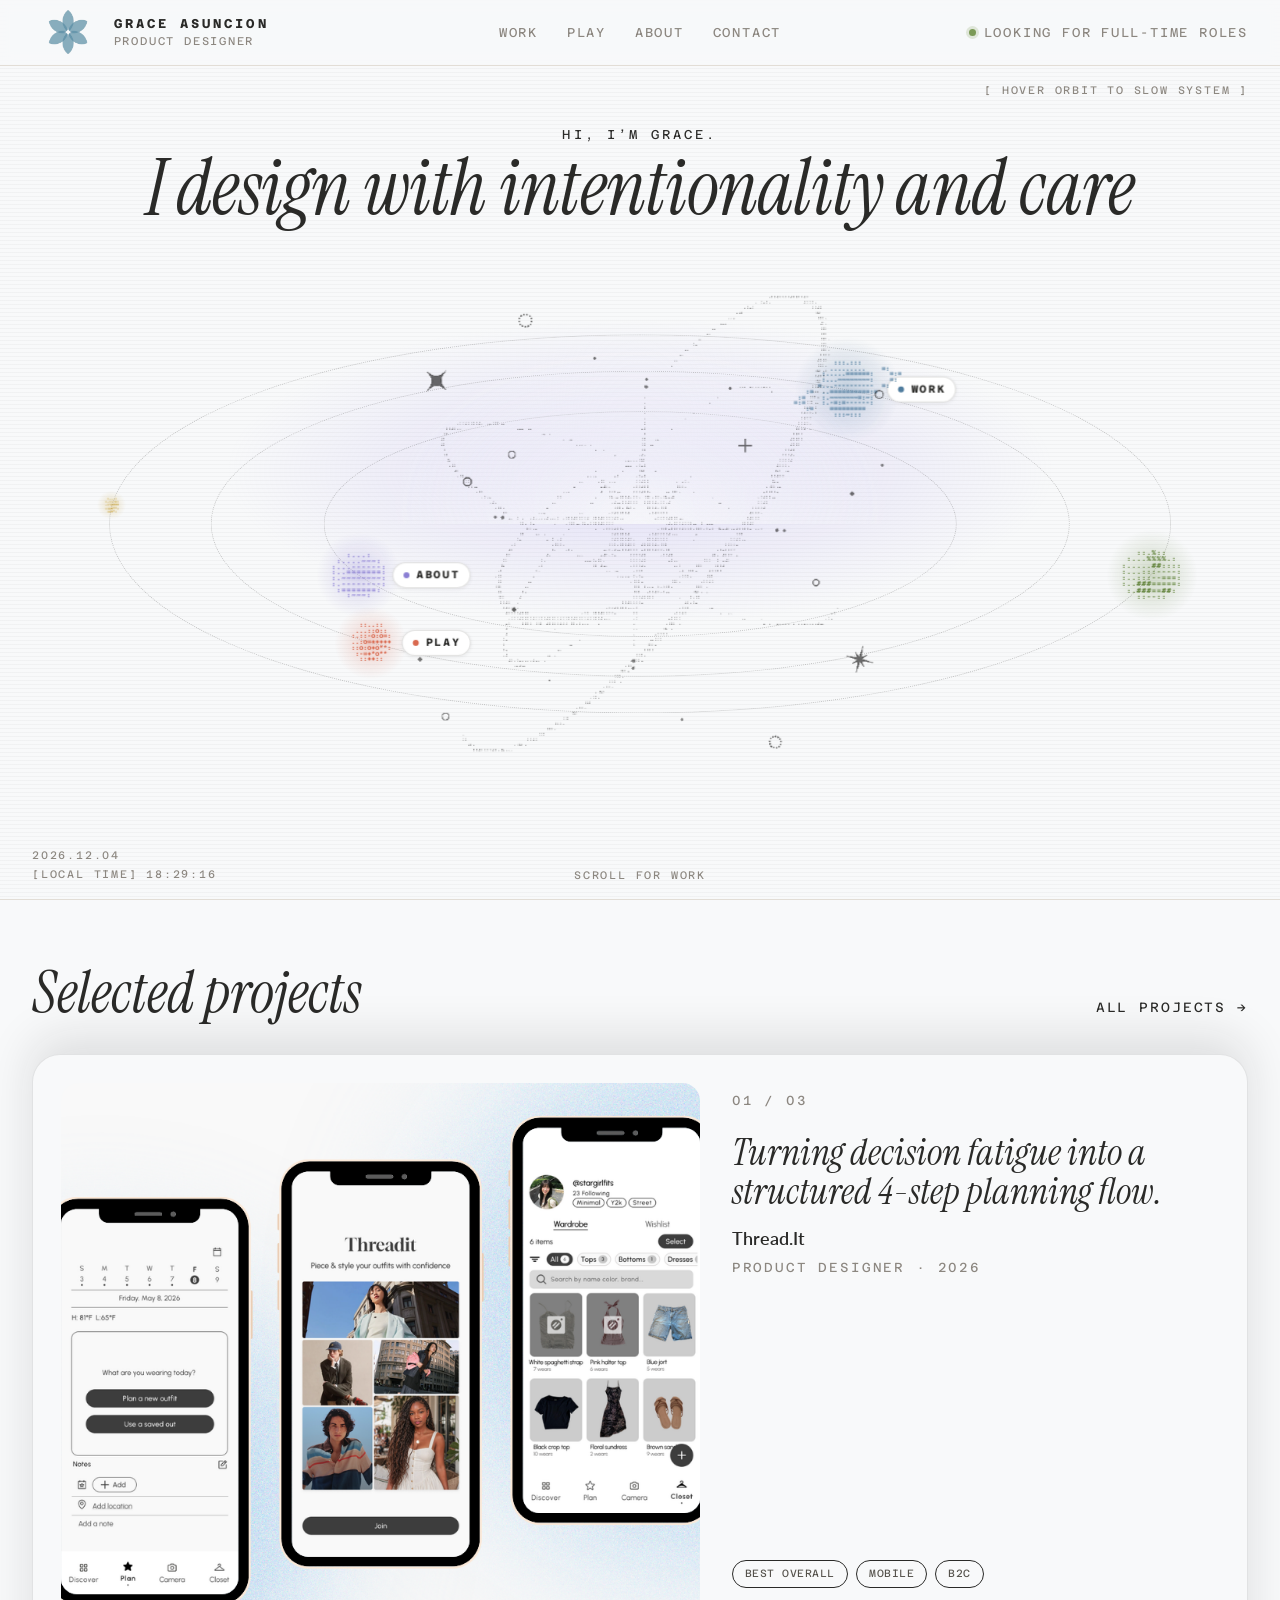
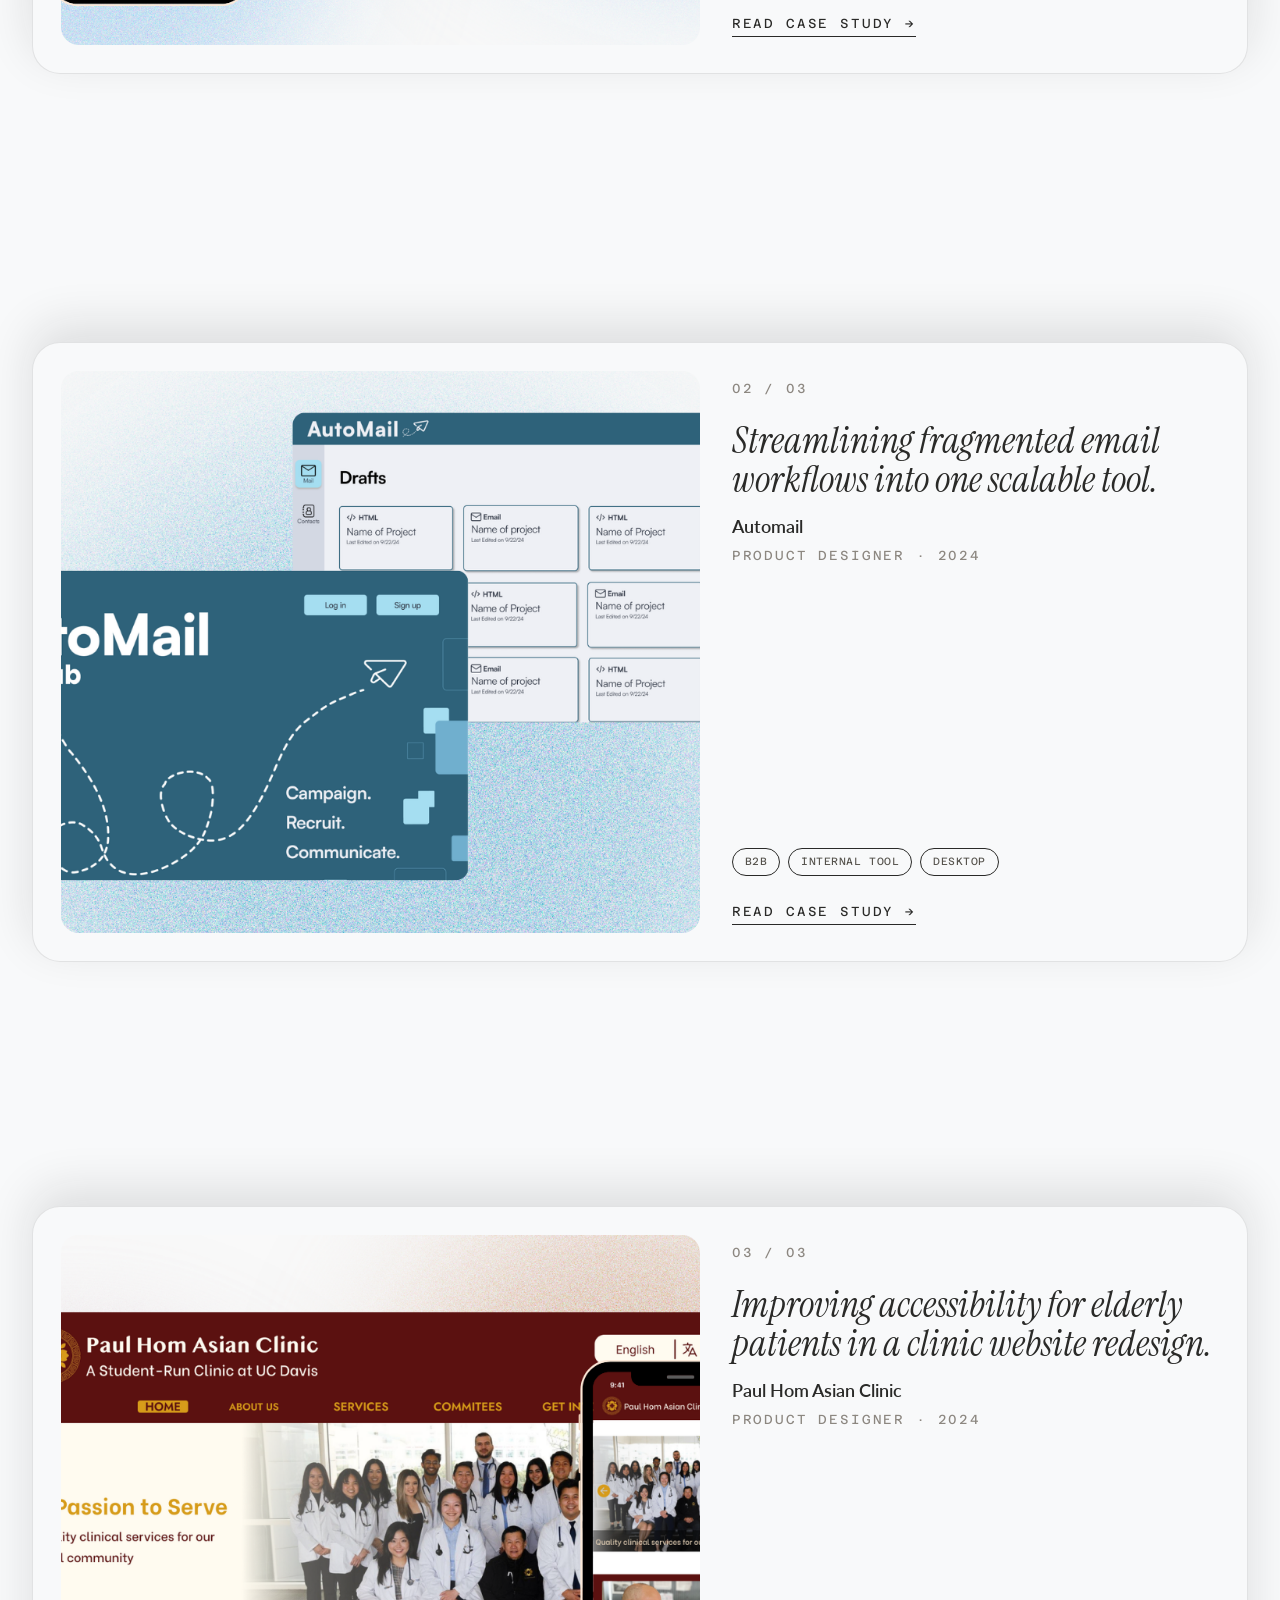
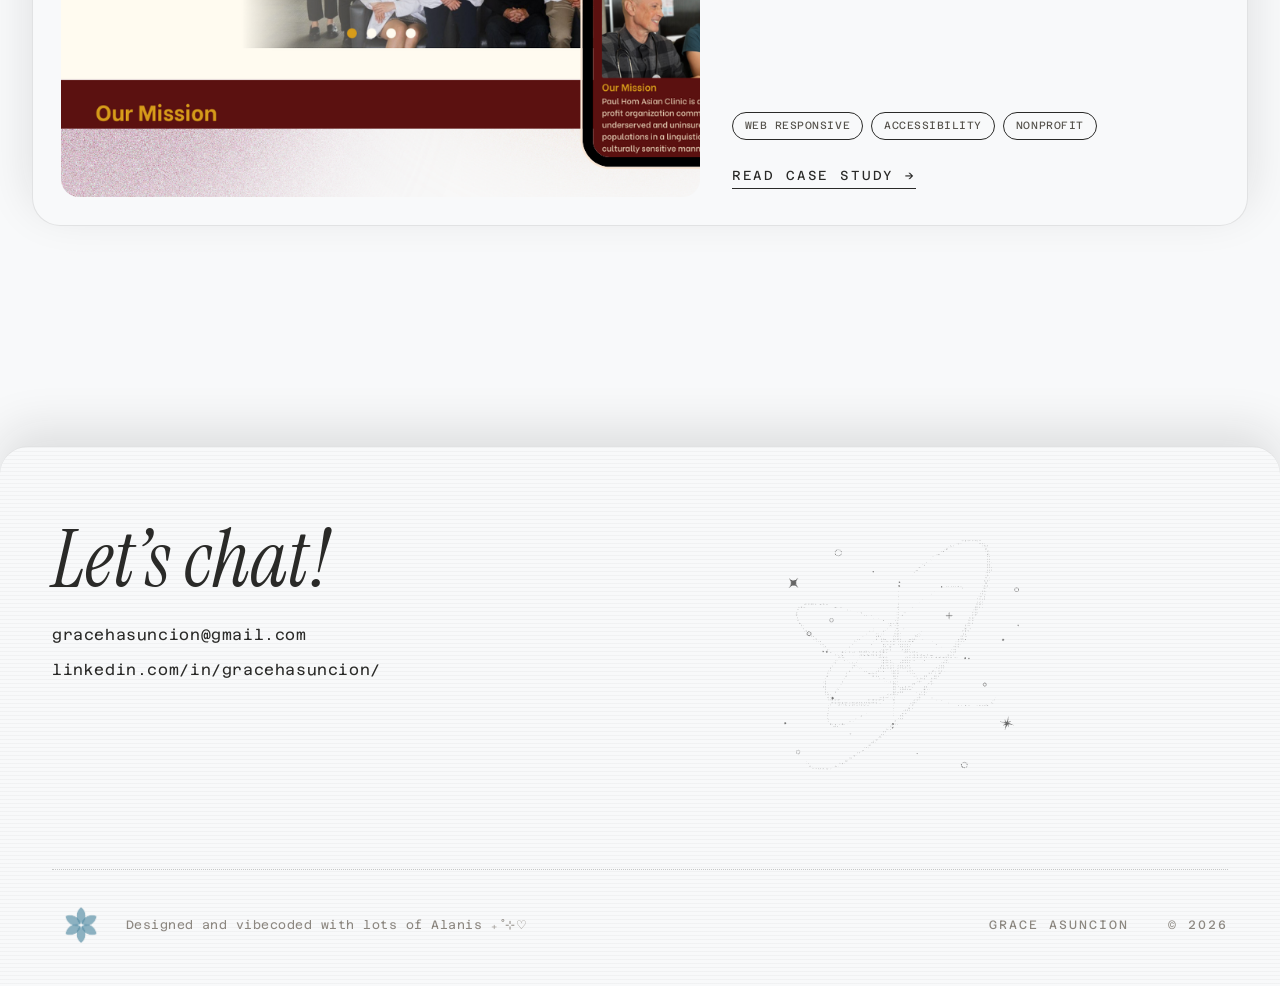
<file: index.html>
<!DOCTYPE html>
<html lang="en">
<head>
<meta charset="UTF-8">
<meta name="viewport" content="width=device-width, initial-scale=1.0">
<title>Grace Asuncion | Portfolio</title>
<link rel="icon" href="media/favicon.png" type="image/png">
<link rel="preconnect" href="https://fonts.googleapis.com">
<link rel="preconnect" href="https://fonts.gstatic.com" crossorigin>
<link href="https://fonts.googleapis.com/css2?family=Instrument+Serif:ital@0;1&family=Azeret+Mono:ital,wght@0,100..900;1,100..900&family=Lato:ital,wght@0,100;0,300;0,400;0,700;0,900;1,100;1,300;1,400;1,700;1,900&display=swap" rel="stylesheet">
<link rel="stylesheet" href="styles.css">

<script src="script.js" defer></script>
</head>
<body class="is-page-enter home-page">

<nav class="site-nav cosmos-nav">
  <div class="cosmos-nav-inner">
    <a href="index.html" class="brand cosmos-brand">
      <img src="media/flower-logo.png" alt="" class="brand-logo" aria-hidden="true">
      <span class="cosmos-brand-text">
        <span class="cosmos-brand-name">GRACE ASUNCION</span>
        <span class="cosmos-brand-role">PRODUCT DESIGNER</span>
      </span>
    </a>
    <div class="cosmos-nav-links">
      <a href="work.html" class="nav-link">Work</a>
      <a href="play.html" class="nav-link">Play</a>
      <a href="about.html" class="nav-link">About</a>
      <a href="#contact" class="nav-link">Contact</a>
    </div>
    <p class="cosmos-status"><span class="cosmos-status-dot" aria-hidden="true"></span>LOOKING FOR FULL-TIME ROLES</p>
  </div>
</nav>

<header class="hero cosmos">
  <div class="cosmos-stage">
    <p class="cosmos-hint" aria-hidden="true">[ HOVER ORBIT TO SLOW SYSTEM ]</p>

    <div class="cosmos-frame">
      <p class="cosmos-kicker">HI, I&rsquo;M GRACE.</p>
      <h1 class="cosmos-title">I design with intentionality and care</h1>

      <div class="cosmos-orbit" data-orbit>
        <span class="cosmos-ring" style="--w:56%; --h:56%;" aria-hidden="true"></span>
        <span class="cosmos-ring" style="--w:76%; --h:76%;" aria-hidden="true"></span>
        <span class="cosmos-ring" style="--w:94%; --h:94%;" aria-hidden="true"></span>
        <img src="media/hero.gif" alt="" class="cosmos-sun" aria-hidden="true">

        <a href="about.html" class="cosmos-planet" style="--tint:#8b7fd4; --size:46px;" data-ring="0.28" data-speed="0.16" data-angle="140"><span class="cosmos-globe" data-ascii="bands" aria-hidden="true"></span><span class="cosmos-planet-label">About</span></a>
        <a href="work.html" class="cosmos-planet" style="--tint:#4f7c9e; --size:58px;" data-ring="0.38" data-speed="0.11" data-angle="290"><span class="cosmos-globe" data-ascii="ring" aria-hidden="true"></span><span class="cosmos-planet-label">Work</span></a>
        <a href="#contact" class="cosmos-planet" style="--tint:#6b8a47; --size:50px;" data-ring="0.47" data-speed="0.07" data-angle="10"><span class="cosmos-globe" data-ascii="terra" aria-hidden="true"></span><span class="cosmos-planet-label">Contact</span></a>
        <a href="play.html" class="cosmos-planet" style="--tint:#d9694f; --size:40px;" data-ring="0.38" data-speed="0.11" data-angle="120"><span class="cosmos-globe" data-ascii="craters" aria-hidden="true"></span><span class="cosmos-planet-label">Play</span></a>
        <span class="cosmos-moon" style="--tint:#c9a440; --size:16px;" data-ring="0.47" data-speed="0.07" data-angle="180" aria-hidden="true"><span class="cosmos-globe" data-ascii="plain"></span></span>

        <!-- Top half of the galactic core, drawn over planets on the far side of the orbit -->
        <img src="media/hero.gif" alt="" class="cosmos-sun cosmos-sun--front" aria-hidden="true">
      </div>
    </div>

    <div class="cosmos-foot">
      <p><span data-os-date></span><br>[LOCAL TIME] <span data-os-clock></span></p>
      <a href="#work" class="cosmos-scroll">SCROLL FOR WORK</a>
      <p class="cosmos-foot-right"><span class="cosmos-last-push" hidden>[LAST PUSH] <time data-last-push></time></span></p>
    </div>
  </div>
</header>

<section class="stack-section" id="work" aria-labelledby="stack-title">
  <div class="stack-head">
    <h2 id="stack-title">Selected projects</h2>
    <a href="work.html">All projects &rarr;</a>
  </div>

  <ol class="stack-list" style="--count:3;">
    <li class="stack-item" style="--i:0;">
      <a class="stack-card" href="thread-it.html">
        <div class="pc-media"><img src="media/thread.it-cover.png" alt="Thread.It app screens"></div>
        <div class="pc-text">
          <div class="pc-head">
            <p class="pc-num">01 / 03</p>
            <h3>Turning decision fatigue into a structured 4-step planning flow.</h3>
            <p class="pc-project">Thread.It</p>
            <p class="pc-meta">Product Designer &middot; 2026</p>
          </div>
          <div class="pc-body">
            <div class="tag-row">
              <span class="tag">Best Overall</span>
              <span class="tag">Mobile</span>
              <span class="tag">B2C</span>
            </div>
            <span class="pc-link">Read case study &rarr;</span>
          </div>
        </div>
      </a>
    </li>

    <li class="stack-item" style="--i:1;">
      <a class="stack-card" href="automail.html">
        <div class="pc-media"><img src="media/automail-cover.png" alt="AutoMail app screens"></div>
        <div class="pc-text">
          <div class="pc-head">
            <p class="pc-num">02 / 03</p>
            <h3>Streamlining fragmented email workflows into one scalable tool.</h3>
            <p class="pc-project">Automail</p>
            <p class="pc-meta">Product Designer &middot; 2024</p>
          </div>
          <div class="pc-body">
            <div class="tag-row">
              <span class="tag">B2B</span>
              <span class="tag">Internal Tool</span>
              <span class="tag">Desktop</span>
            </div>
            <span class="pc-link">Read case study &rarr;</span>
          </div>
        </div>
      </a>
    </li>

    <li class="stack-item" style="--i:2;">
      <a class="stack-card" href="paul-hom.html">
        <div class="pc-media"><img src="media/paul%20hom-cover.png" alt="Paul Hom Asian Clinic website screens"></div>
        <div class="pc-text">
          <div class="pc-head">
            <p class="pc-num">03 / 03</p>
            <h3>Improving accessibility for elderly patients in a clinic website redesign.</h3>
            <p class="pc-project">Paul Hom Asian Clinic</p>
            <p class="pc-meta">Product Designer &middot; 2024</p>
          </div>
          <div class="pc-body">
            <div class="tag-row">
              <span class="tag">Web Responsive</span>
              <span class="tag">Accessibility</span>
              <span class="tag">Nonprofit</span>
            </div>
            <span class="pc-link">Read case study &rarr;</span>
          </div>
        </div>
      </a>
    </li>
  </ol>
</section>

<div class="stack-end">
<footer class="site-footer doodle-field" id="contact">
  <div class="doodle footer-ascii" style="top:12%; right:14%; --r:-4deg;">
    <img src="media/hero.gif" alt="" aria-hidden="true">
  </div>

  <div class="wrap footer-inner">
    <div class="footer-lead">
      <h2 class="footer-headline">Let&rsquo;s chat!</h2>

      <div class="footer-contact-list">
        <a href="mailto:gracehasuncion@gmail.com">gracehasuncion@gmail.com</a>
        <a href="https://www.linkedin.com/in/gracehasuncion/">linkedin.com/in/gracehasuncion/</a>

      </div>
    </div>

    <div class="footer-bottom-row">
      <img src="media/flower-logo.png" alt="Grace Asuncion" class="footer-logo">
      <p class="footer-credit">Designed and vibecoded with lots of Alanis ₊˚⊹♡</p>
      <p class="footer-signature">Grace Asuncion &nbsp;&nbsp; &copy; 2026</p>
    </div>
  </div>
</footer>
</div>

</body>
</html>
</file>
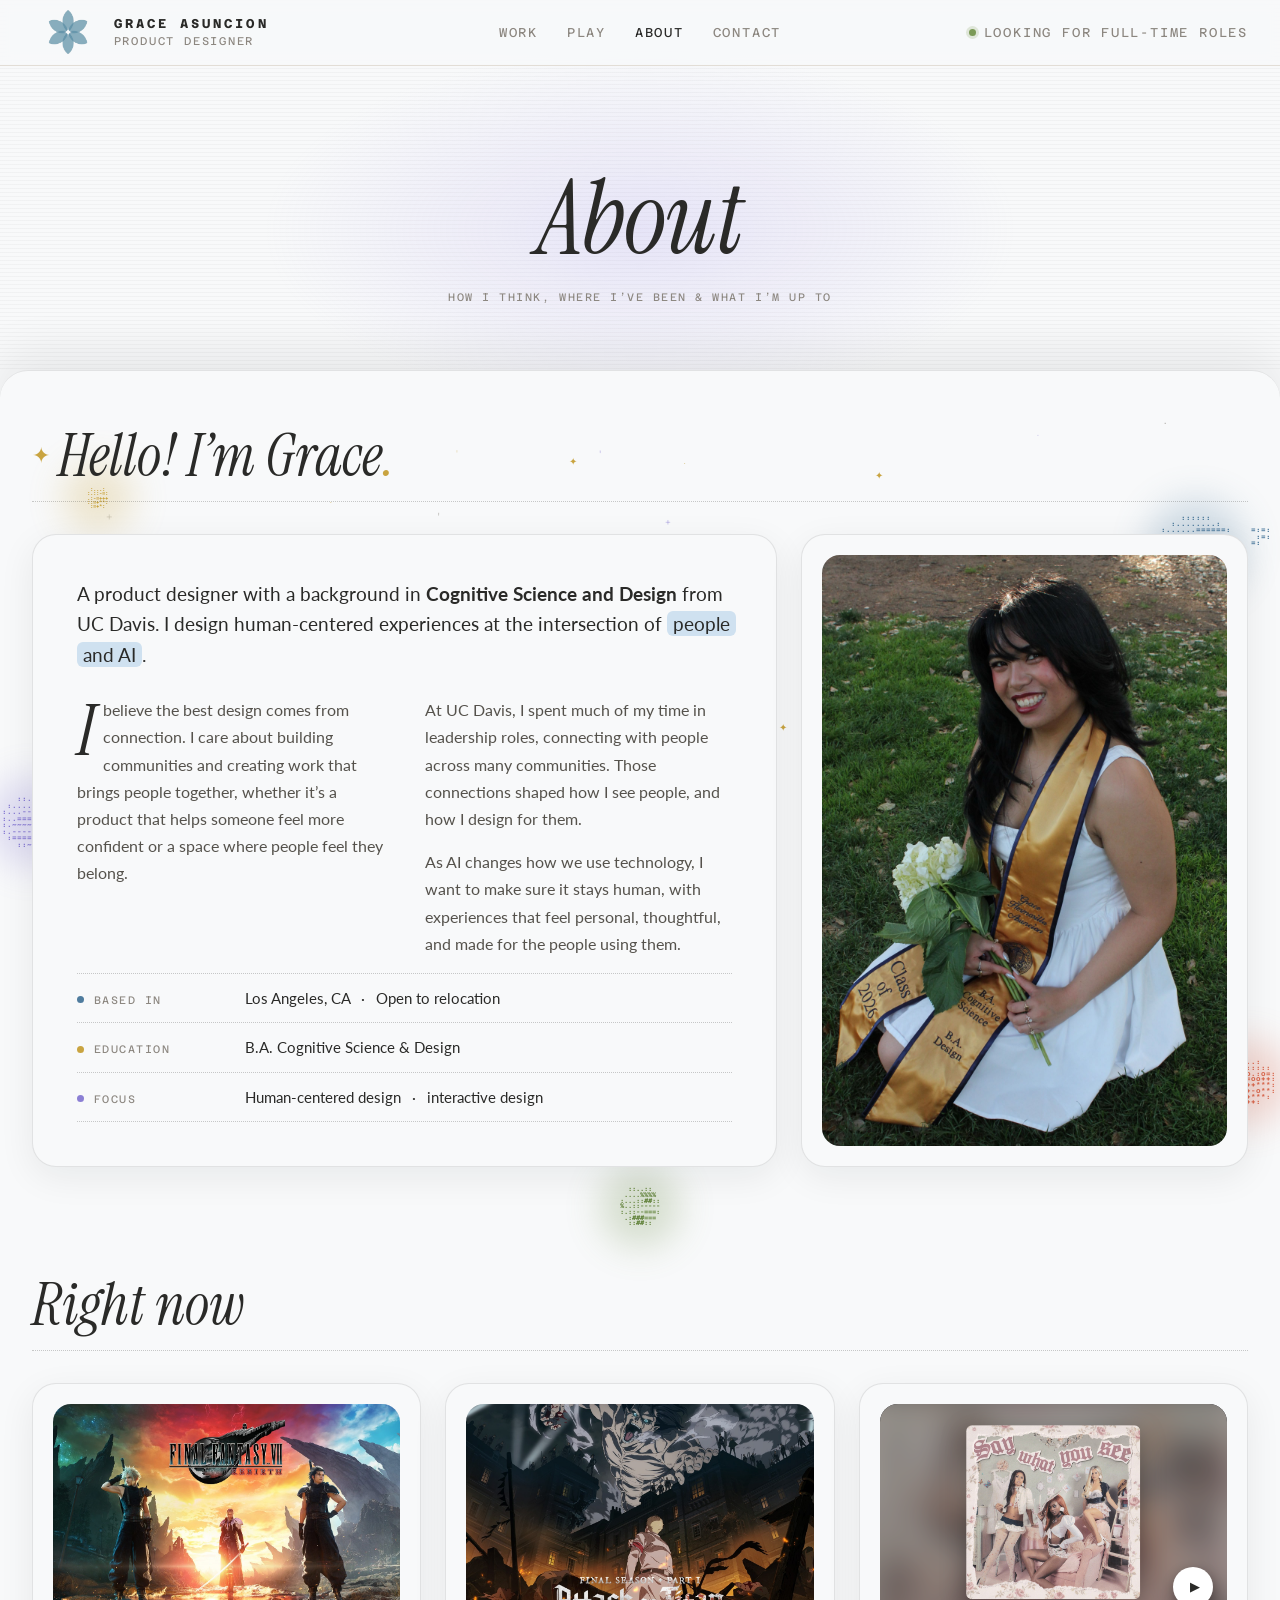
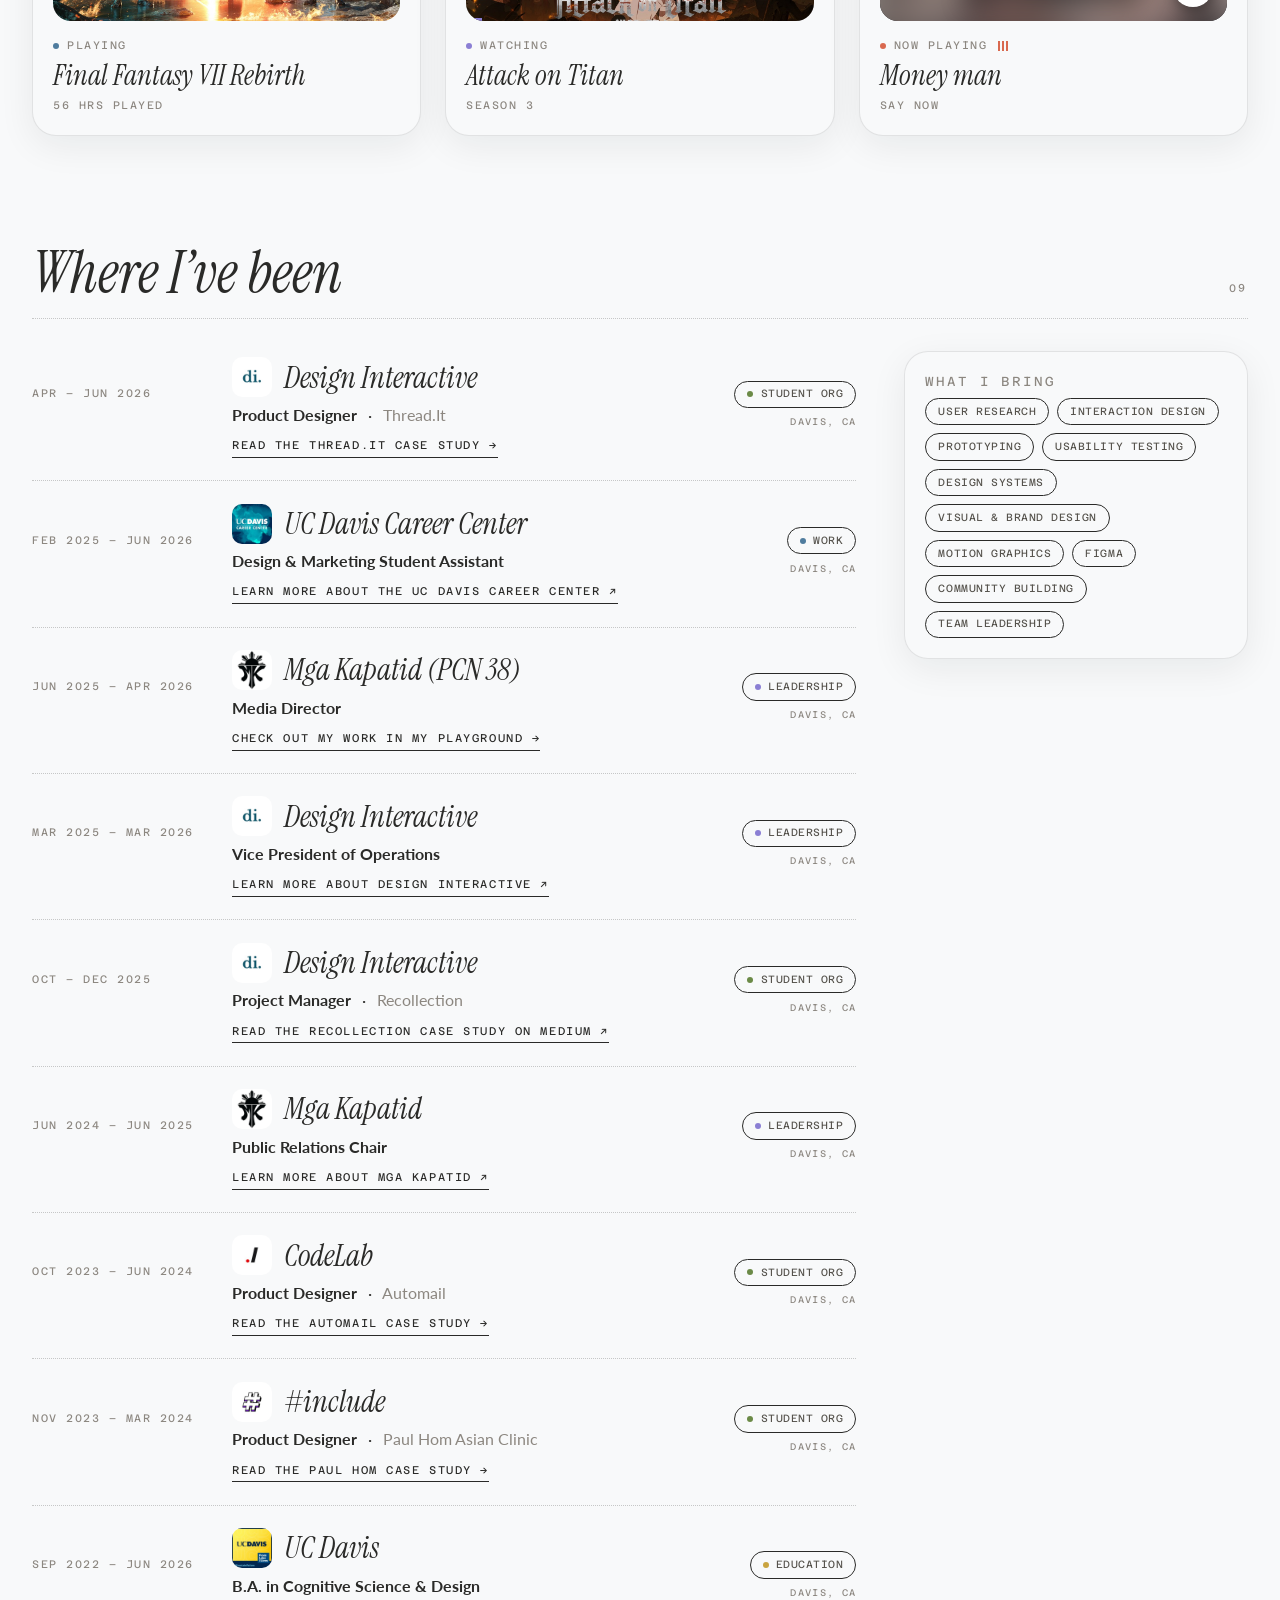
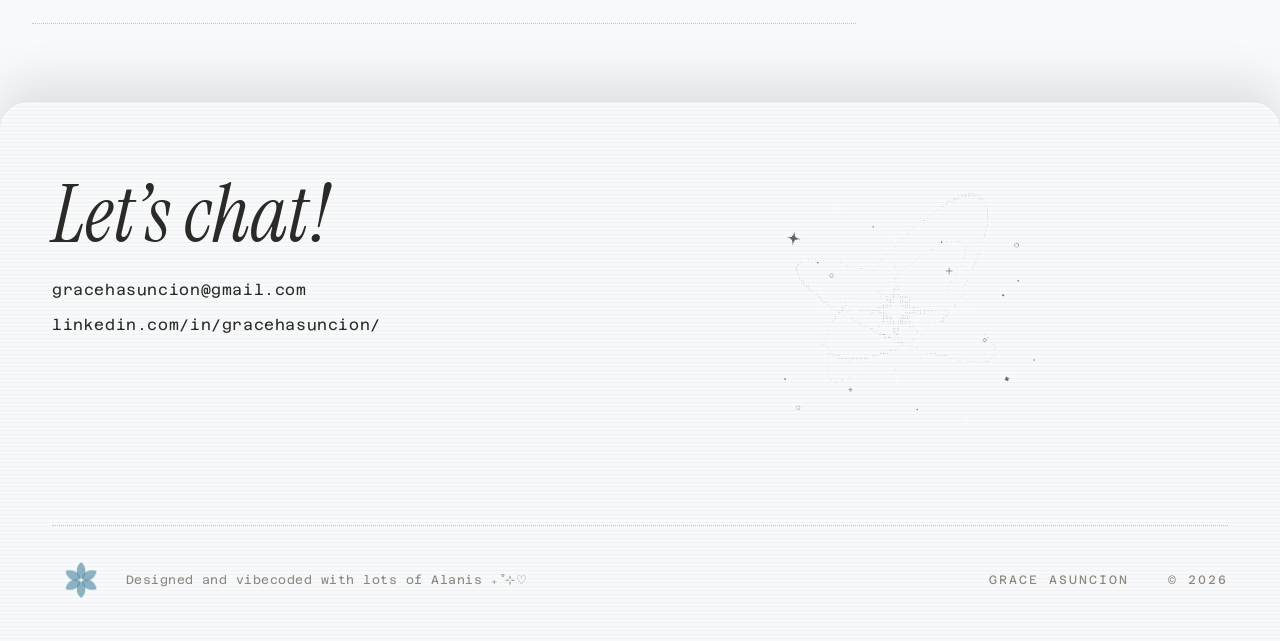
<file: about.html>
<!DOCTYPE html>
<!-- About page. Text for "Right now", "Where I've been" and skills lives in content/about.js. Layout: about-assets/ -->
<html lang="en">
<head>
<meta charset="UTF-8">
<meta name="viewport" content="width=device-width, initial-scale=1.0">
<title>About | Grace Asuncion</title>
<meta name="description" content="Grace Asuncion is a product designer with a background in Cognitive Science and Design from UC Davis, designing human-centered experiences for people and AI.">
<link rel="icon" href="media/favicon.png" type="image/png">
<link rel="preconnect" href="https://fonts.googleapis.com">
<link rel="preconnect" href="https://fonts.gstatic.com" crossorigin>
<link href="https://fonts.googleapis.com/css2?family=Instrument+Serif:ital@0;1&family=Azeret+Mono:ital,wght@0,100..900;1,100..900&family=Lato:ital,wght@0,100;0,300;0,400;0,700;0,900;1,100;1,300;1,400;1,700;1,900&display=swap" rel="stylesheet">
<link rel="stylesheet" href="styles.css">
<link rel="stylesheet" href="about-assets/about.css">

<script src="script.js" defer></script>
<script src="content/about.js" defer></script>
<script src="about-assets/about.js" defer></script>
</head>
<body class="is-page-enter work-page about-page">

<nav class="site-nav cosmos-nav">
  <div class="cosmos-nav-inner">
    <a href="index.html" class="brand cosmos-brand">
      <img src="media/flower-logo.png" alt="" class="brand-logo" aria-hidden="true">
      <span class="cosmos-brand-text">
        <span class="cosmos-brand-name">GRACE ASUNCION</span>
        <span class="cosmos-brand-role">PRODUCT DESIGNER</span>
      </span>
    </a>
    <div class="cosmos-nav-links">
      <a href="work.html" class="nav-link">Work</a>
      <a href="play.html" class="nav-link">Play</a>
      <a href="about.html" class="nav-link is-active" aria-current="page">About</a>
      <a href="#contact" class="nav-link">Contact</a>
    </div>
    <p class="cosmos-status"><span class="cosmos-status-dot" aria-hidden="true"></span>LOOKING FOR FULL-TIME ROLES</p>
  </div>
</nav>

<header class="work-hero">
  <h1 class="work-title">About</h1>
  <p class="work-lede">How I think, where I&rsquo;ve been &amp; what I&rsquo;m up to</p>
</header>

<main class="work-main">

  <!-- Hello -->
  <section class="work-section ab-hello" aria-labelledby="hello-title">
    <!-- Faint ASCII stars, placed by about-assets/about.js (seeded, so they stay put) -->
    <div class="ab-stars" aria-hidden="true" data-stars></div>

    <!-- Floating planets behind the cards. Globes are drawn by the landing page's
         ASCII renderer (script.js, [data-ascii]); position/float in about.css "Floating planets".
         --size: globe size · --glow: glow circle · --dur / --delay: float loop -->
    <div class="ab-planets" aria-hidden="true">
      <span class="ab-fp ab-fp--blue"       style="--tint:#4f7c9e; --size:68px; --glow:100px; --dur:12s;   --delay:-3s;"><span class="cosmos-globe" data-ascii="ring"></span></span>
      <span class="ab-fp ab-fp--gold"       style="--tint:#c9a440; --size:22px; --glow:70px;  --dur:9.5s;  --delay:-6s;"><span class="cosmos-globe" data-ascii="plain"></span></span>
      <span class="ab-fp ab-fp--lavender"   style="--tint:#8b7fd4; --size:52px; --glow:90px;  --dur:13.5s; --delay:-1s;"><span class="cosmos-globe" data-ascii="bands"></span></span>
      <span class="ab-fp ab-fp--terracotta" style="--tint:#d9694f; --size:46px; --glow:85px;  --dur:11s;   --delay:-8s;"><span class="cosmos-globe" data-ascii="craters"></span></span>
      <span class="ab-fp ab-fp--green"      style="--tint:#6b8a47; --size:40px; --glow:80px;  --dur:10.5s; --delay:-4.5s;"><span class="cosmos-globe" data-ascii="terra"></span></span>
    </div>

    <div class="stack-head ab-hello-head">
      <h2 id="hello-title"><span class="ab-star ab-twinkle" aria-hidden="true">&#10022;</span>Hello! I&rsquo;m Grace<span class="ab-gold">.</span></h2>
    </div>

    <div class="ab-intro">
      <div class="ab-card ab-bio-card">
        <p class="ab-lead">
          A product designer with a background in <strong>Cognitive Science and Design</strong> from UC Davis.
          I design human-centered experiences at the intersection of <mark class="ab-hl">people and AI</mark>.
        </p>

        <div class="ab-bio">
          <p class="ab-dropcap">I believe the best design comes from connection. I care about building communities and creating work that brings people together, whether it&rsquo;s a product that helps someone feel more confident or a space where people feel they belong.</p>
          <p>At UC Davis, I spent much of my time in leadership roles, connecting with people across many communities. Those connections shaped how I see people, and how I design for them.</p>
          <p>As AI changes how we use technology, I want to make sure it stays human, with experiences that feel personal, thoughtful, and made for the people using them.</p>
        </div>

        <dl class="ab-facts">
          <div><dt>Based in</dt><dd>Los Angeles, CA <span class="ab-sep" aria-hidden="true">·</span> Open to relocation</dd></div>
          <div><dt>Education</dt><dd>B.A. Cognitive Science &amp; Design</dd></div>
          <div><dt>Focus</dt><dd>Human-centered design <span class="ab-sep" aria-hidden="true">·</span> interactive design</dd></div>
        </dl>
      </div>

      <figure class="ab-card ab-photo-card">
        <div class="ab-photo-frame">
          <img class="ab-photo" src="media/grac-smiling-grad.jpg" alt="Grace Asuncion smiling at graduation">
        </div>
      </figure>
    </div>
  </section>

  <!-- Right now -->
  <section class="work-section" aria-labelledby="now-title">
    <div class="stack-head">
      <h2 id="now-title">Right now</h2>
    </div>
    <!-- Cards are rendered from content/about.js -->
    <ul class="ab-grid-3" data-now-list></ul>
  </section>

  <!-- Where I've been -->
  <section class="work-section" aria-labelledby="path-title">
    <div class="stack-head">
      <h2 id="path-title">Where I&rsquo;ve been</h2>
      <span class="work-count" data-experience-count></span>
    </div>

    <div class="ab-path">
      <ol class="ab-xp-list" data-experience aria-labelledby="path-title"></ol>

      <aside class="ab-card ab-skills" aria-labelledby="skills-title">
        <h3 class="pc-num" id="skills-title">What I bring</h3>
        <ul class="tag-row ab-skill-list" data-skills></ul>
      </aside>
    </div>
  </section>

  <noscript><style>body.is-page-enter{opacity:1}</style></noscript>
</main>

<div class="stack-end home-page page-footer-wrap">
<footer class="site-footer doodle-field" id="contact">
  <div class="doodle footer-ascii" style="top:12%; right:14%; --r:-4deg;">
    <img src="media/hero.gif" alt="" aria-hidden="true">
  </div>

  <div class="wrap footer-inner">
    <div class="footer-lead">
      <h2 class="footer-headline">Let&rsquo;s chat!</h2>

      <div class="footer-contact-list">
        <a href="mailto:gracehasuncion@gmail.com">gracehasuncion@gmail.com</a>
        <a href="https://www.linkedin.com/in/gracehasuncion/">linkedin.com/in/gracehasuncion/</a>
      </div>
    </div>

    <div class="footer-bottom-row">
      <img src="media/flower-logo.png" alt="Grace Asuncion" class="footer-logo">
      <p class="footer-credit">Designed and vibecoded with lots of Alanis ₊˚⊹♡</p>
      <p class="footer-signature">Grace Asuncion &nbsp;&nbsp; &copy; 2026</p>
    </div>
  </div>
</footer>
</div>

</body>
</html>
</file>
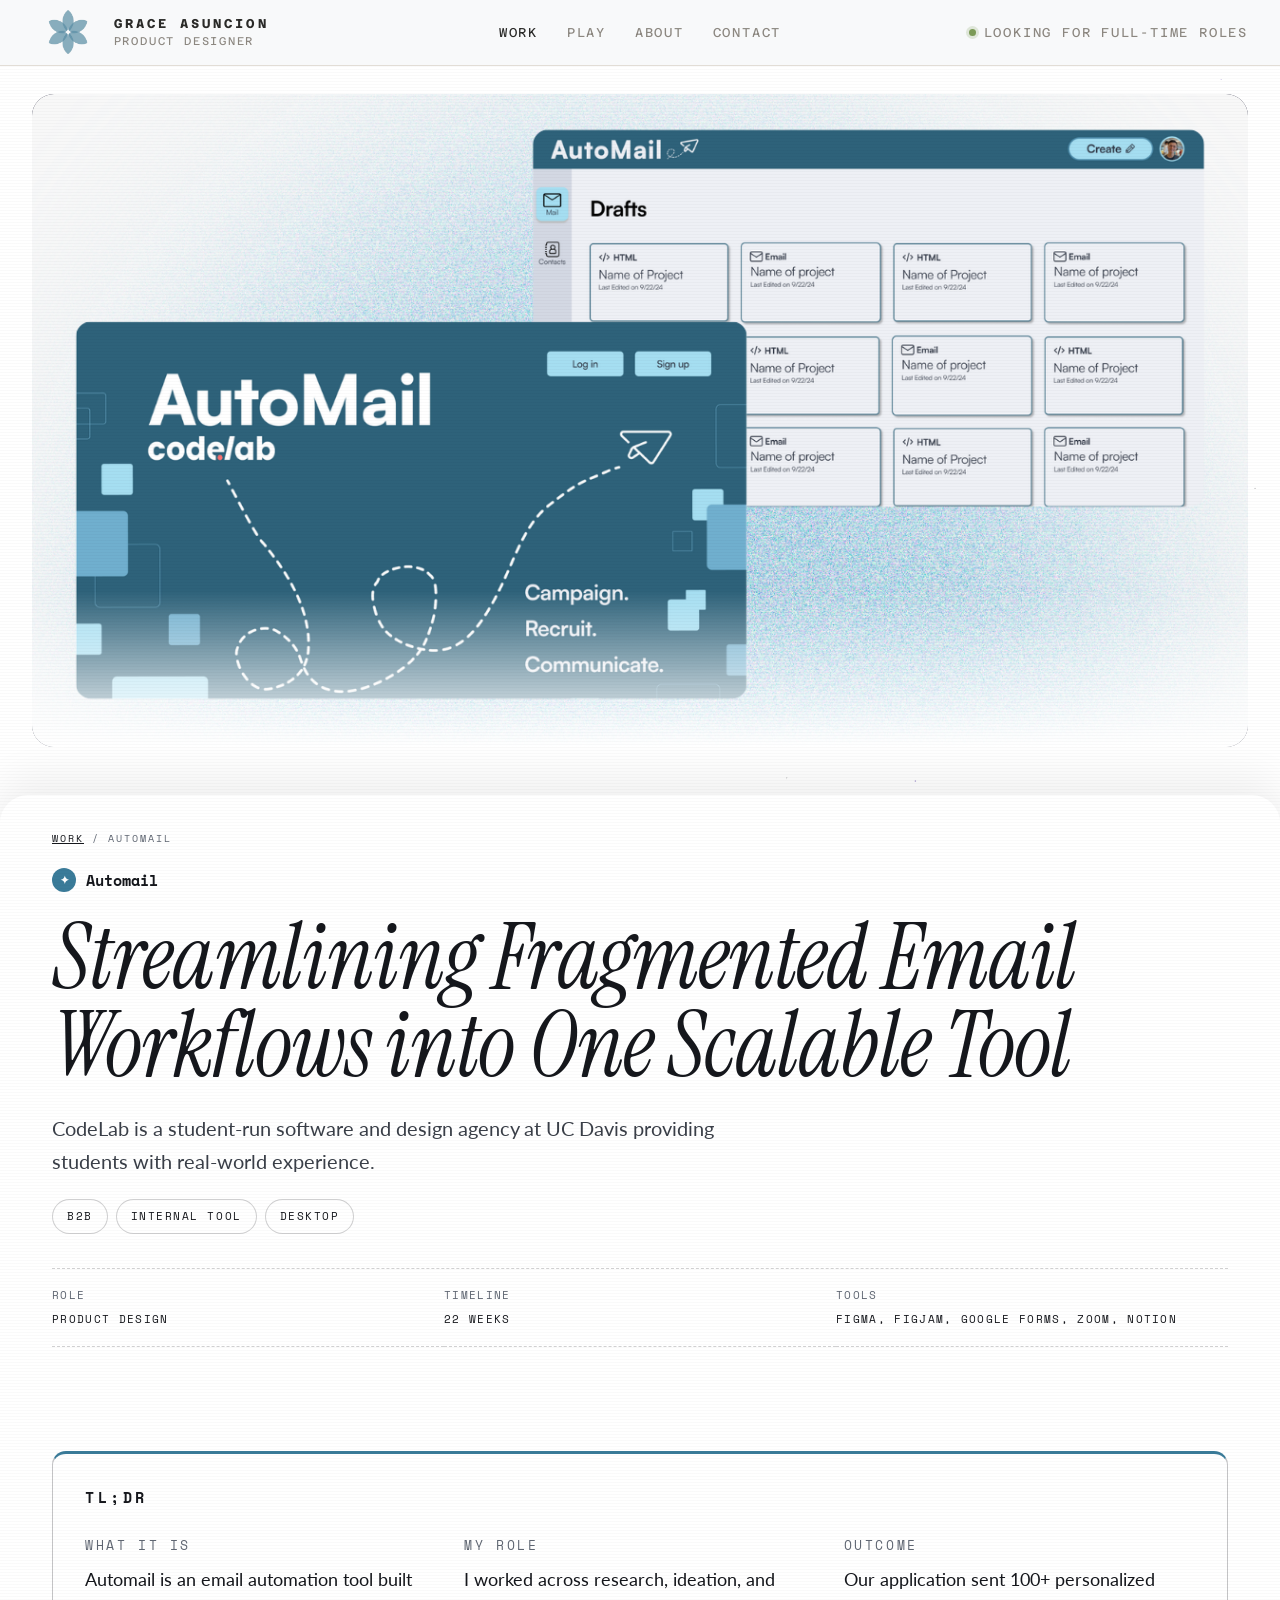
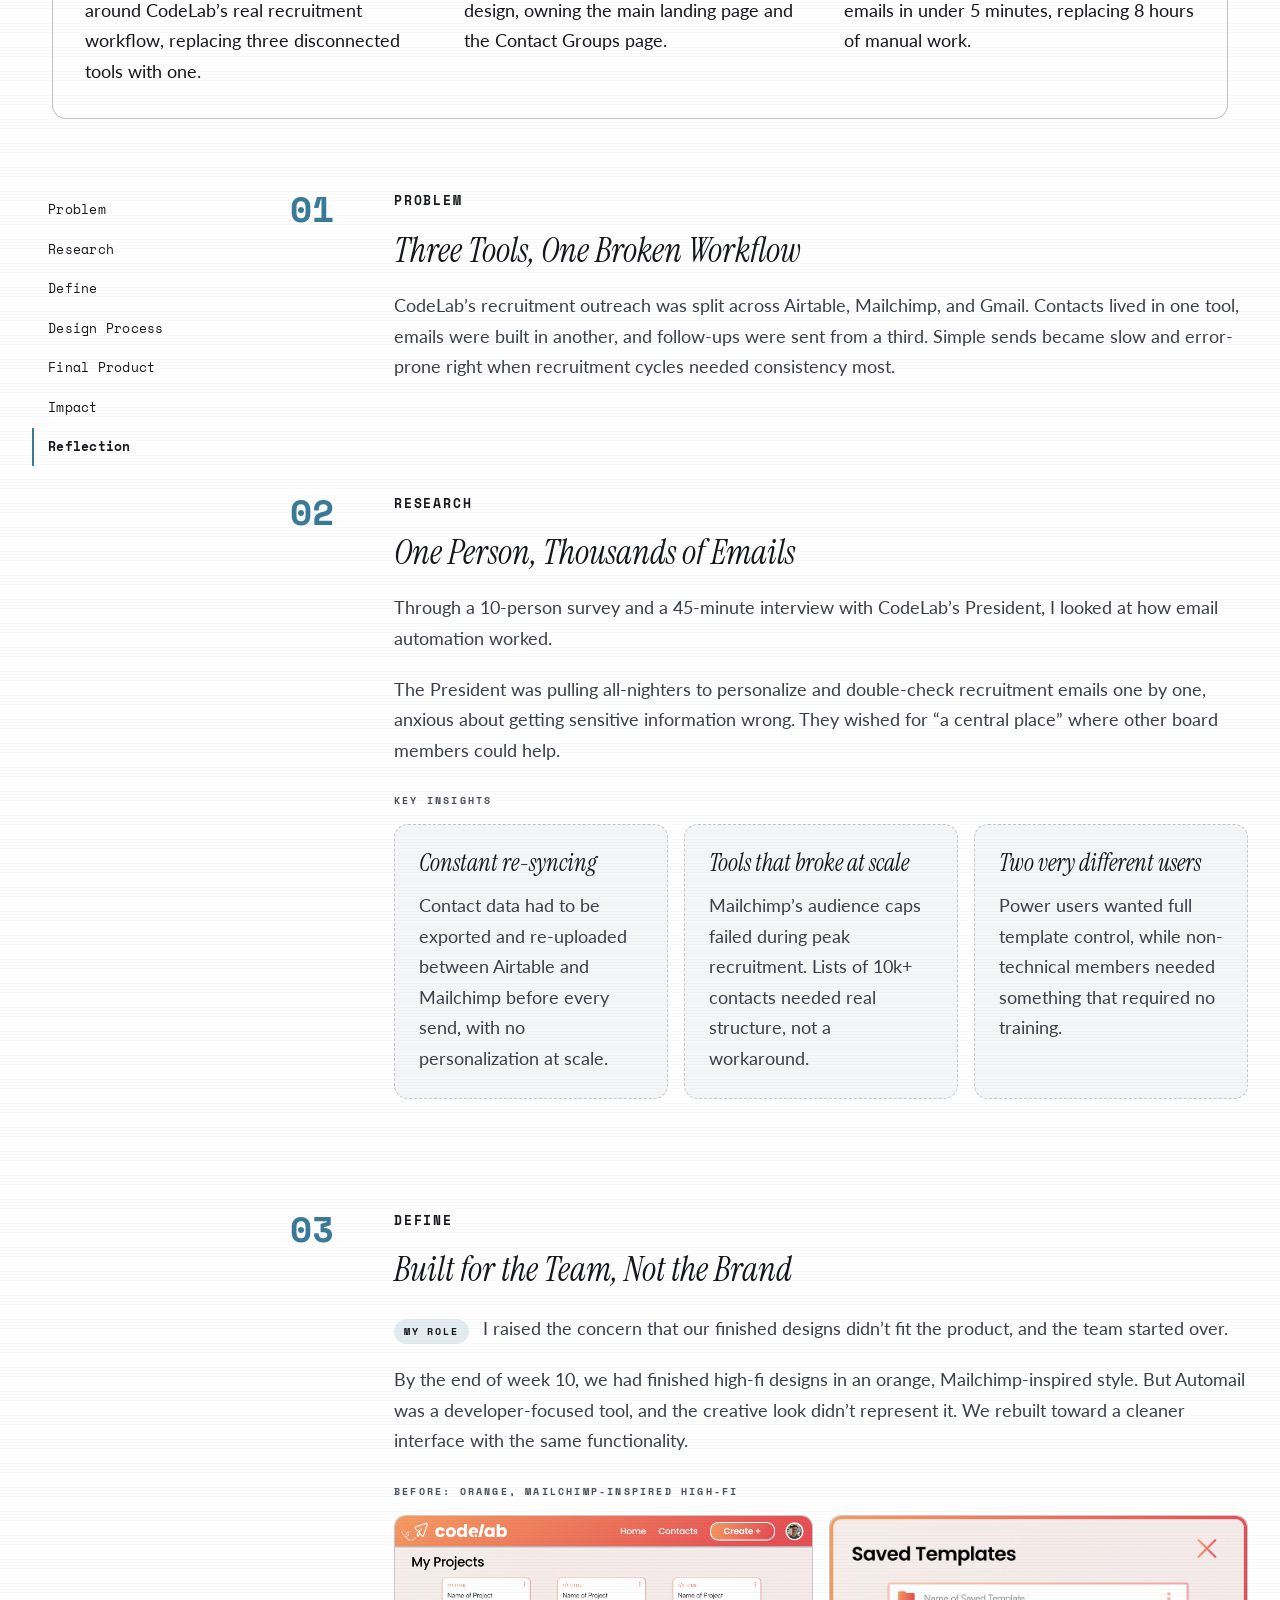
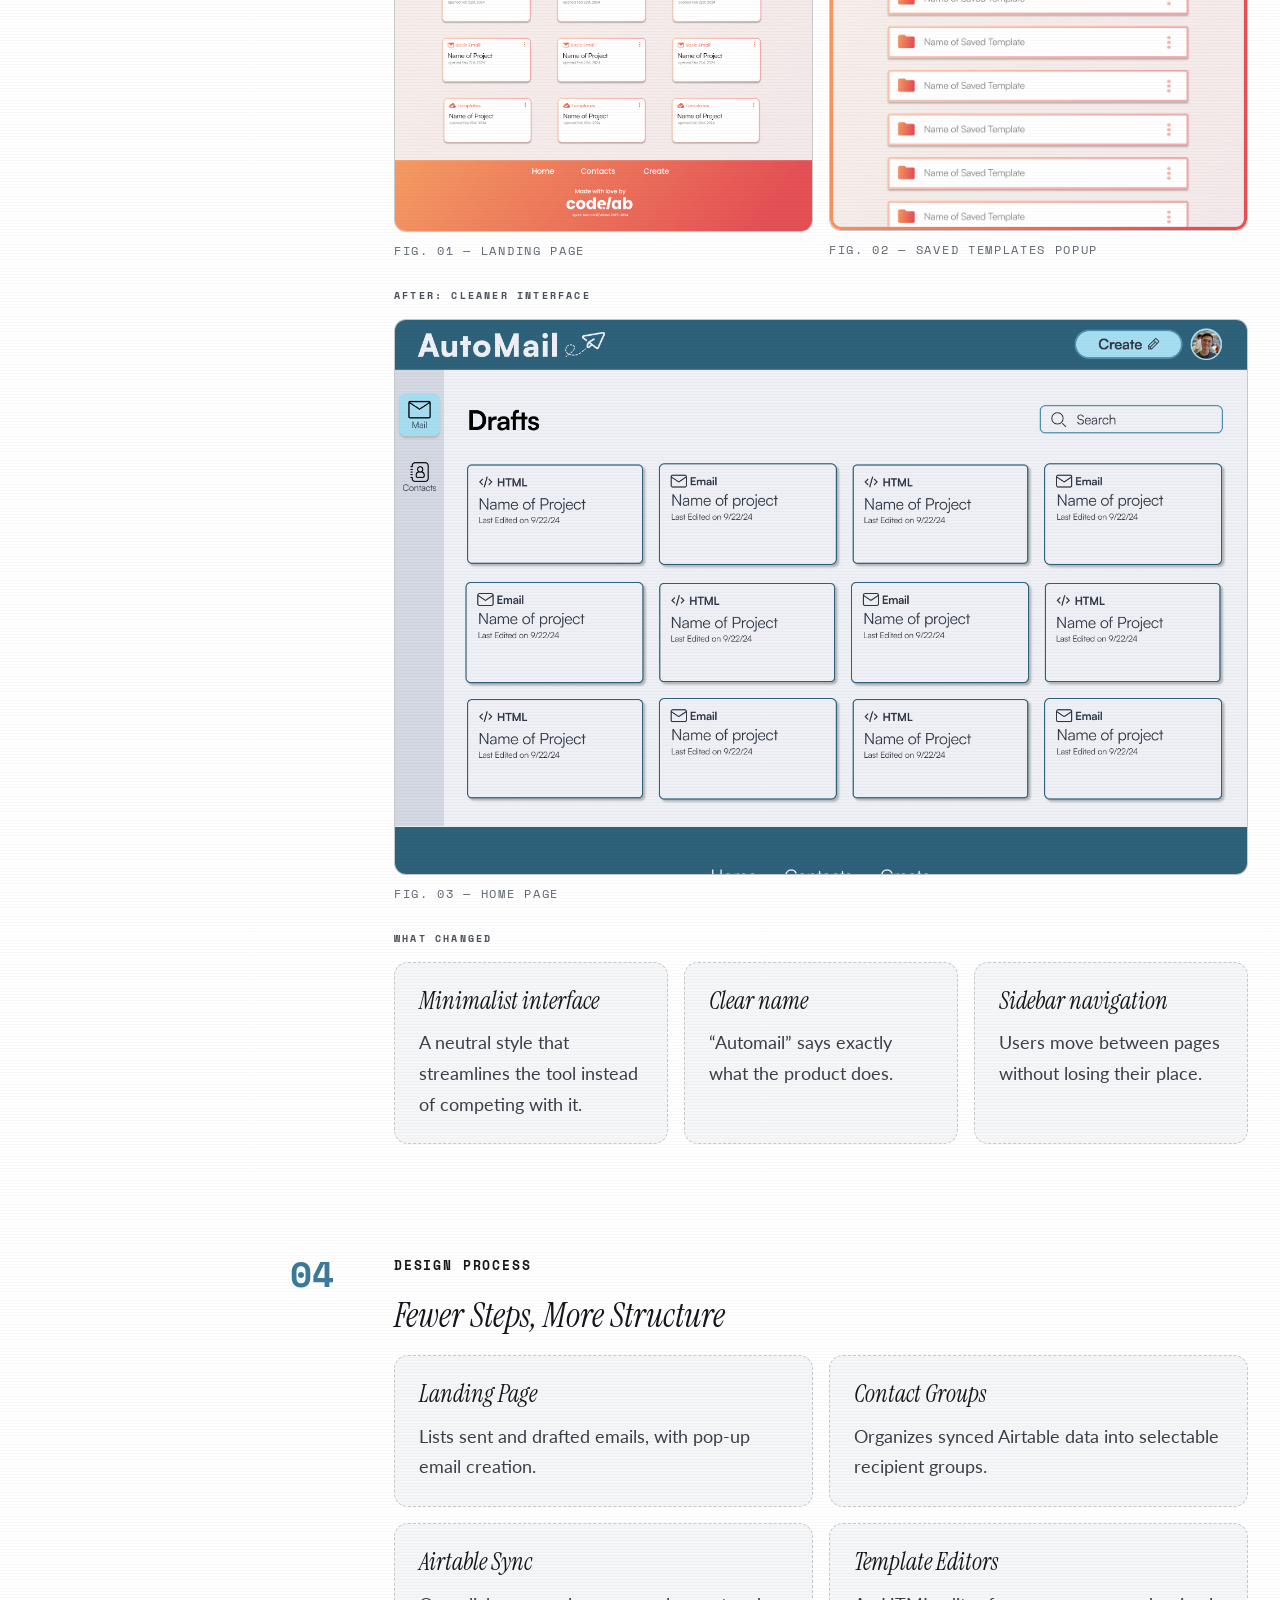
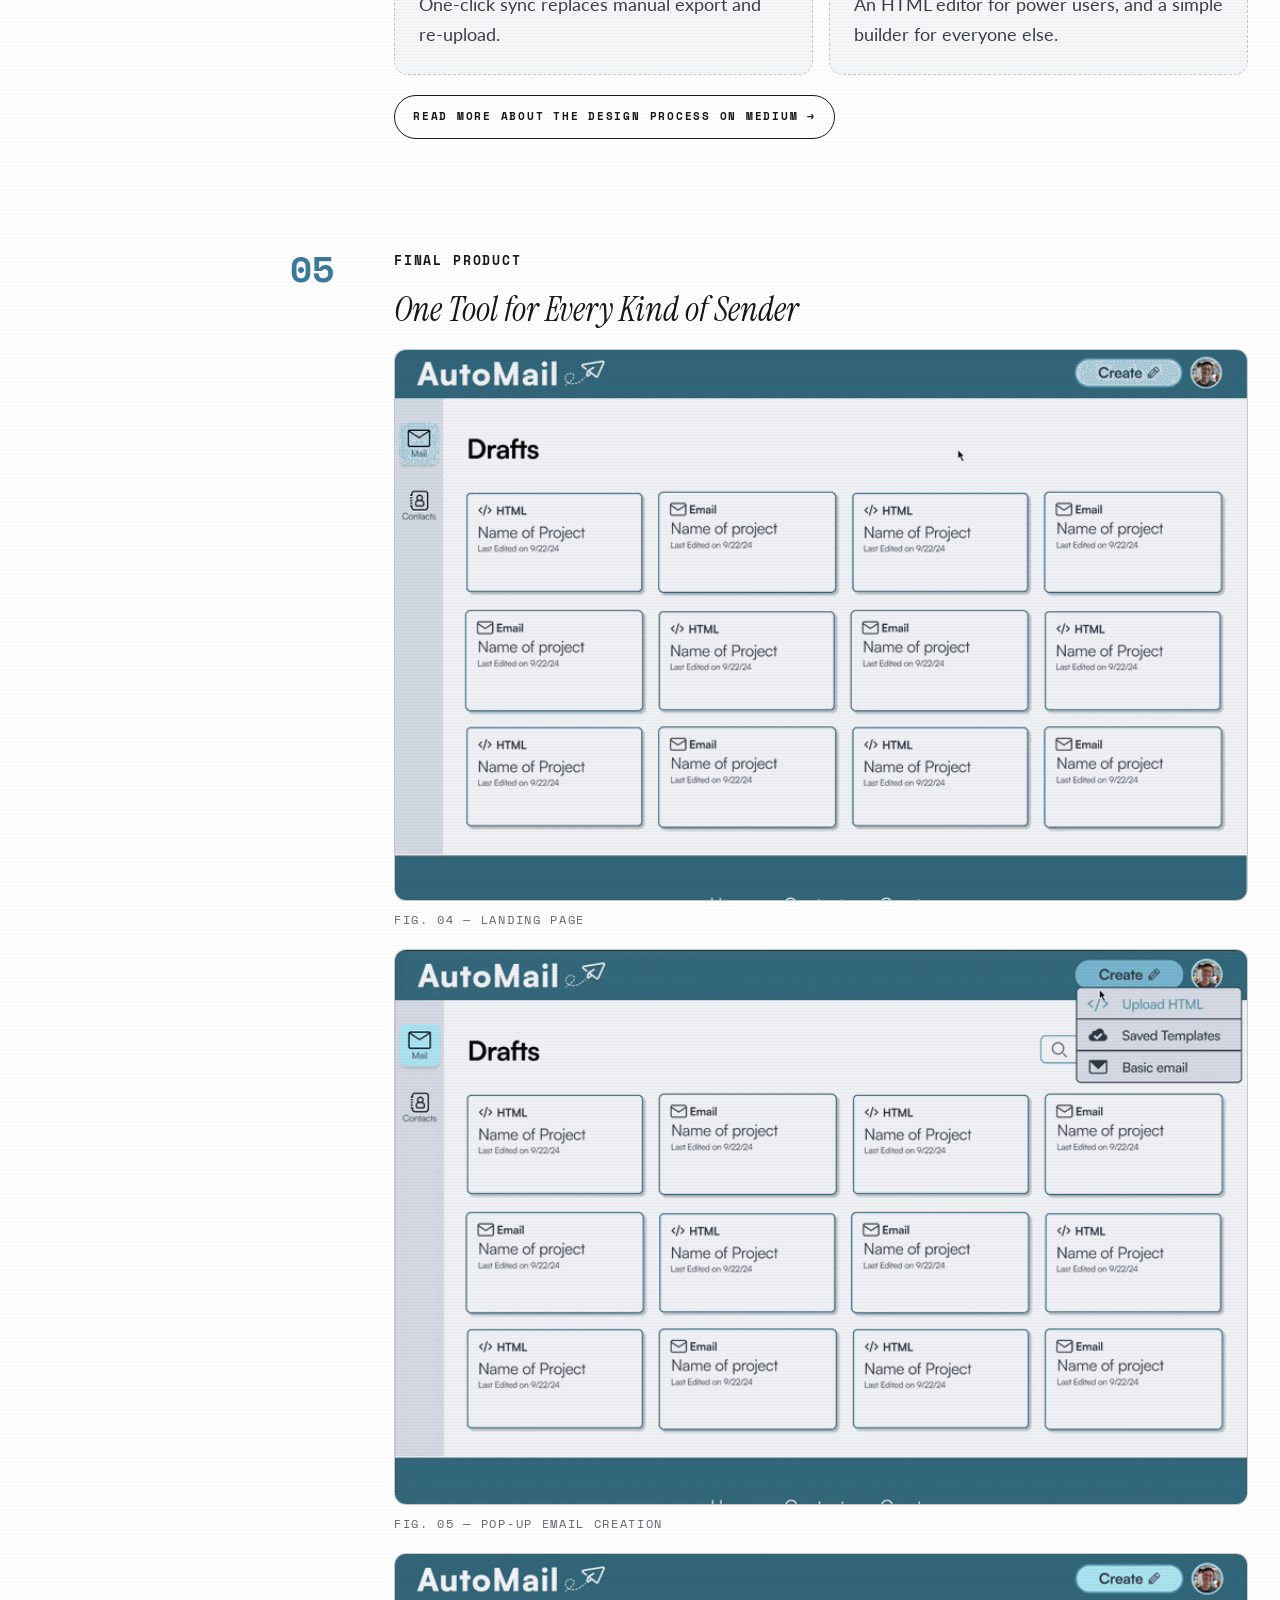
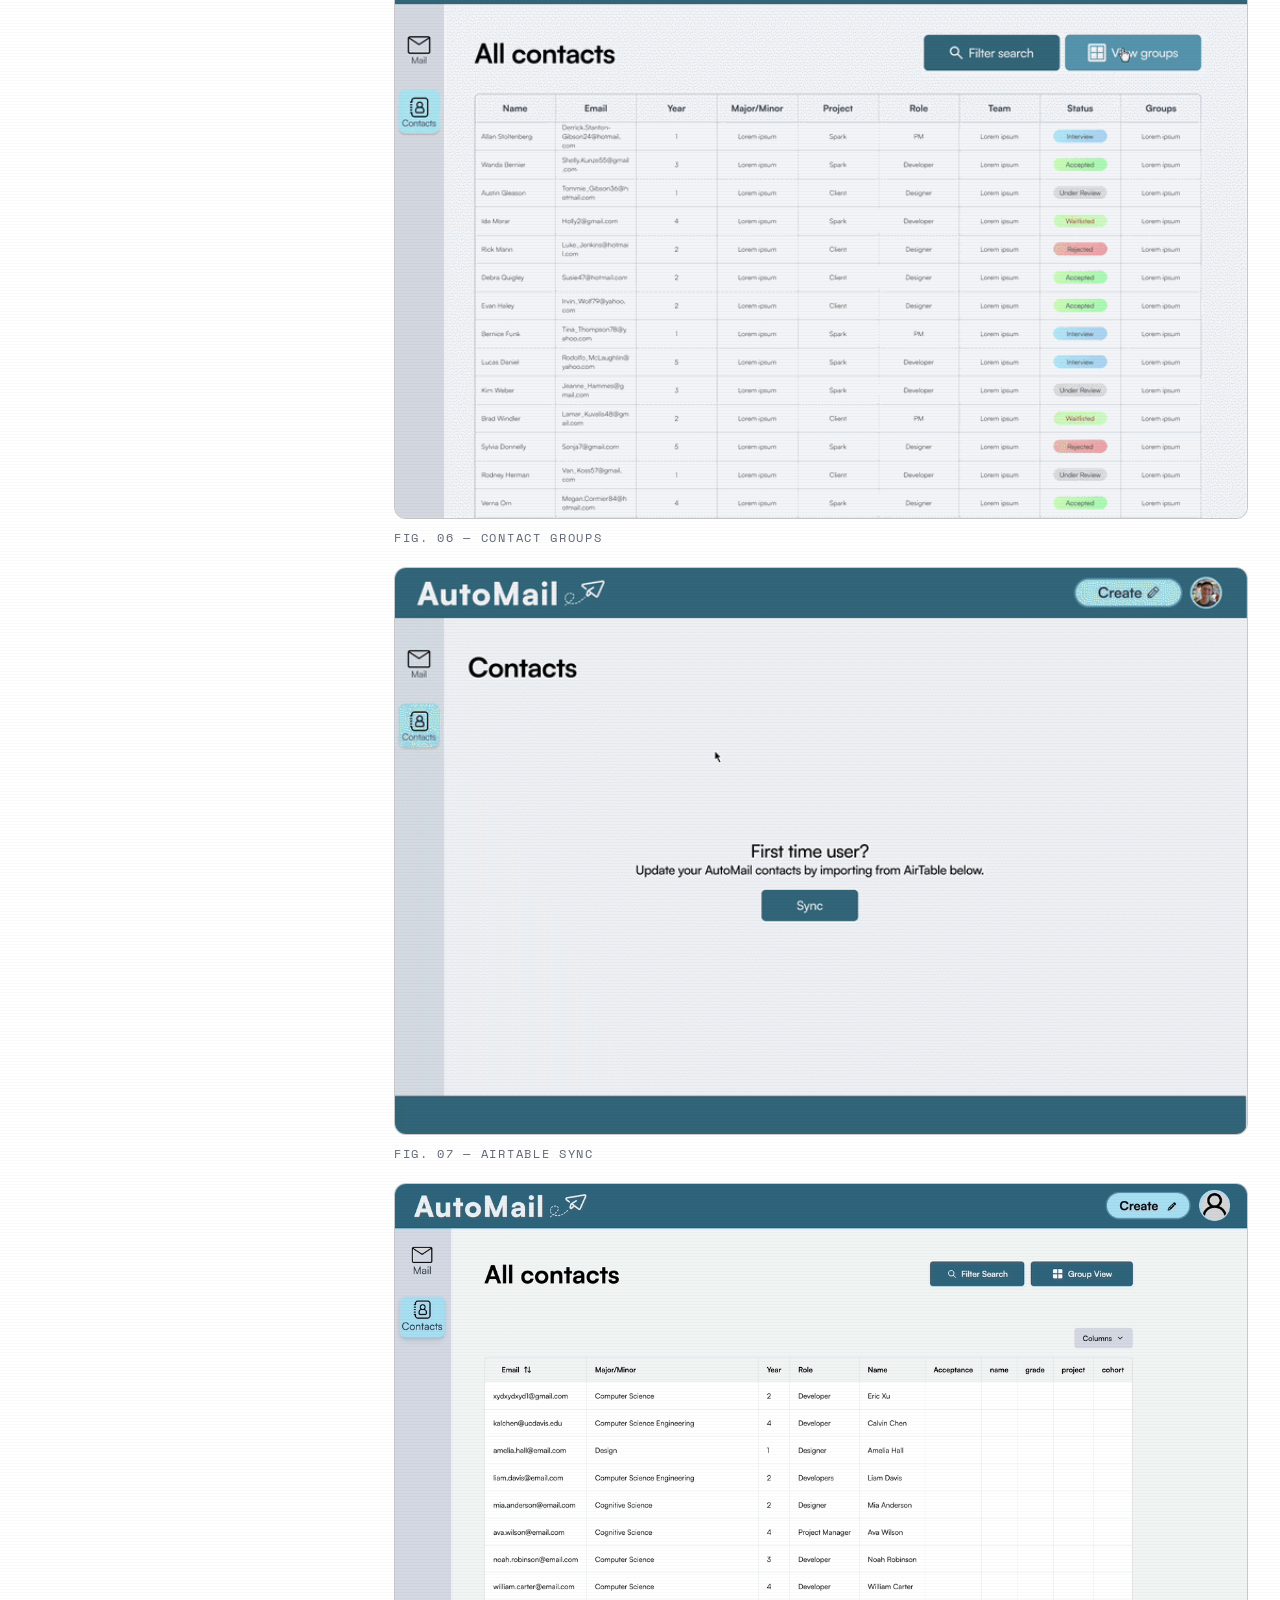
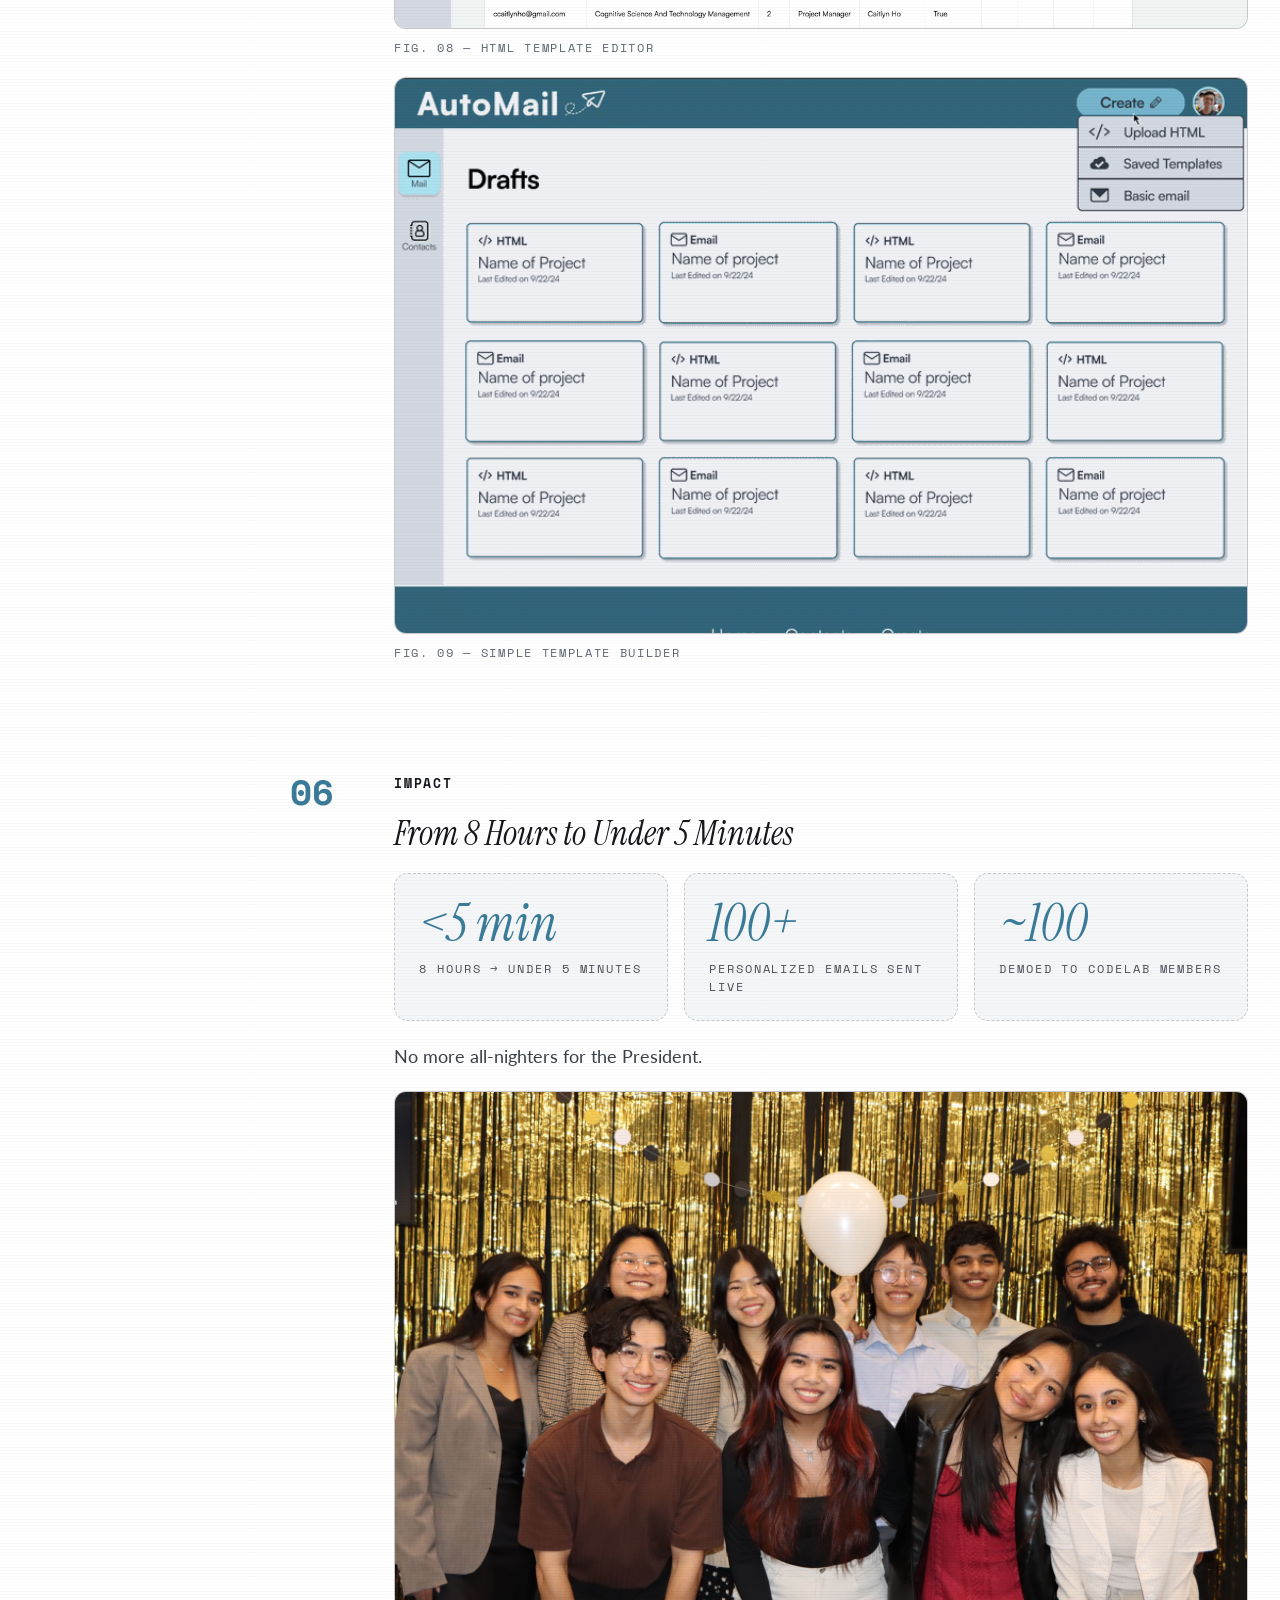
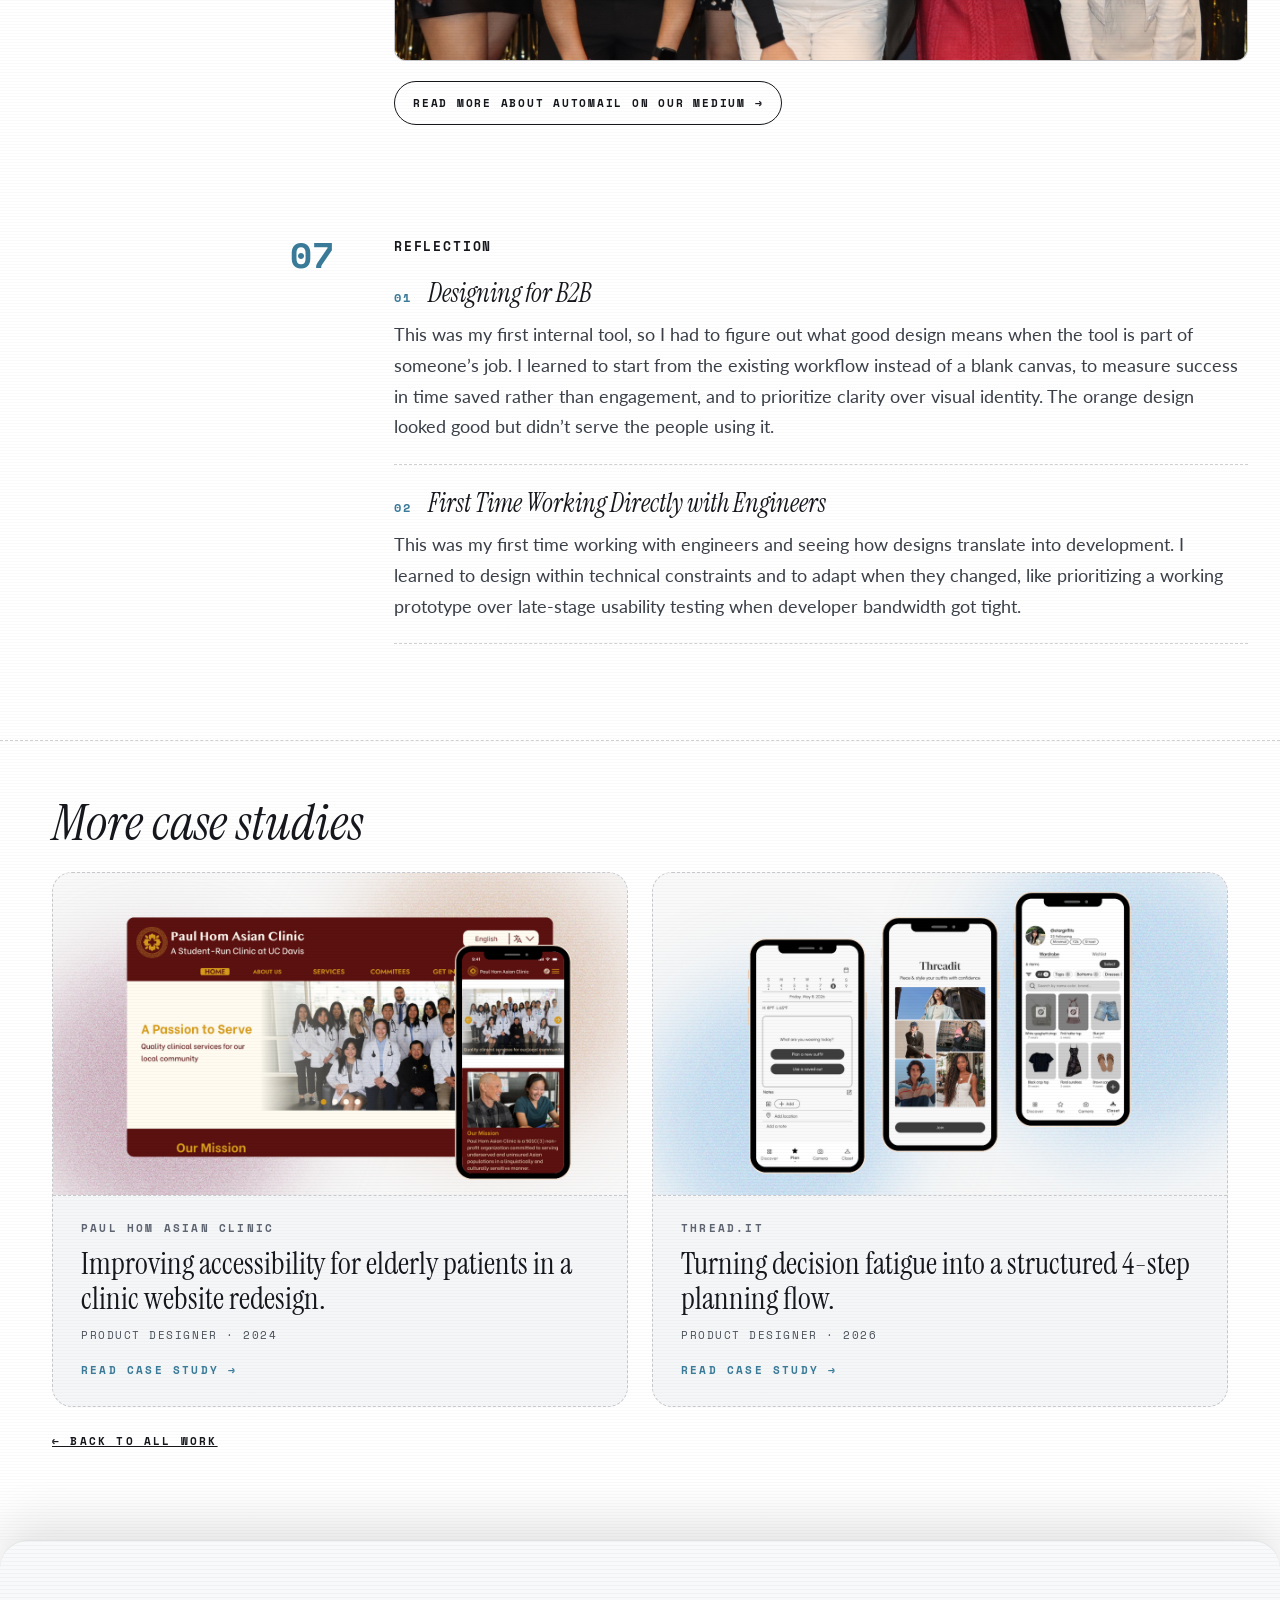
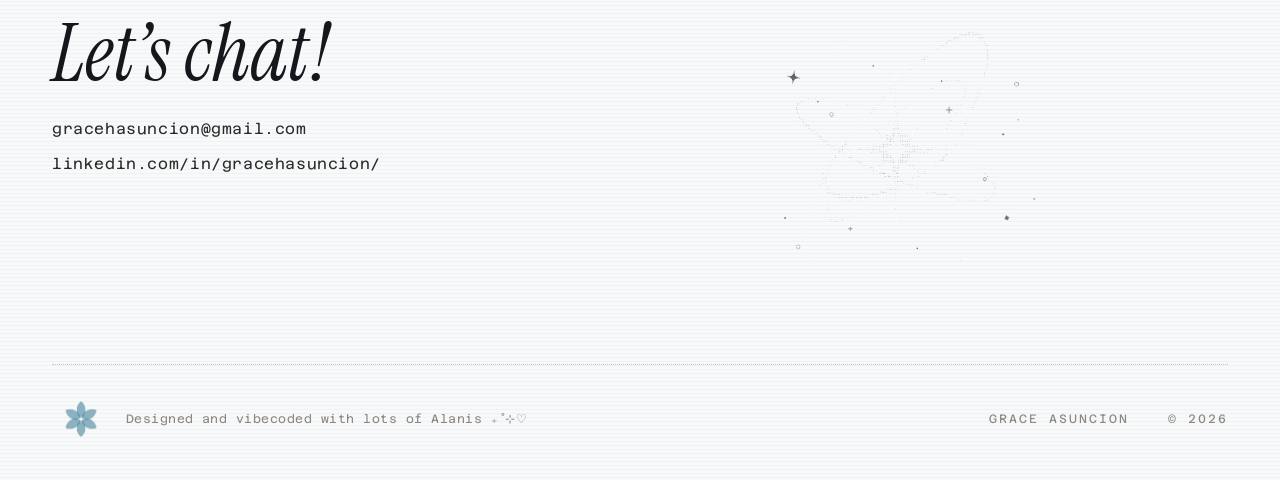
<file: automail.html>
<!DOCTYPE html>
<!-- Case study page. Content lives in content/automail.js. Layout: case-study-assets/ -->
<html lang="en" data-case-study="automail">
<head>
<meta charset="UTF-8">
<meta name="viewport" content="width=device-width, initial-scale=1.0">
<title>Automail | Grace Asuncion</title>
<meta name="description" content="Automail: a scalable email automation tool built around CodeLab&rsquo;s real workflow. A product design case study by Grace Asuncion.">
<link rel="icon" href="media/favicon.png" type="image/png">
<link rel="preconnect" href="https://fonts.googleapis.com">
<link rel="preconnect" href="https://fonts.gstatic.com" crossorigin>
<link rel="stylesheet" href="https://fonts.googleapis.com/css2?family=Instrument+Serif:ital@0;1&family=Space+Mono:wght@400;700&family=Azeret+Mono:ital,wght@0,100..900;1,100..900&family=Lato:ital,wght@0,100;0,300;0,400;0,700;0,900;1,100;1,300;1,400;1,700;1,900&display=swap">
<link rel="stylesheet" href="styles.css">
<link rel="stylesheet" href="case-study-assets/case-study.css">
<script src="script.js" defer></script>
<script src="case-study-assets/components.js" defer></script>
<script src="case-study-assets/case-study.js" defer></script>
</head>
<body class="is-page-enter">
<a class="skip-link" href="#cs-main">SKIP TO CONTENT</a>
<nav class="site-nav cosmos-nav cs-site-nav" aria-label="Primary"></nav>
<div class="cs-page">
  <div class="cs-stars" aria-hidden="true"></div>
  <main id="cs-main" tabindex="-1" style="position:relative;z-index:1"></main>
  <div class="cs-scan scan" aria-hidden="true"></div>
</div>
<div class="stack-end home-page cs-footer-wrap">
  <footer class="site-footer doodle-field" id="contact"></footer>
</div>
<noscript><p style="padding:32px;font-family:monospace">This case study needs JavaScript to load. <a href="work.html">Back to all work</a>.</p><style>body.is-page-enter{opacity:1}</style></noscript>
</body>
</html>
</file>
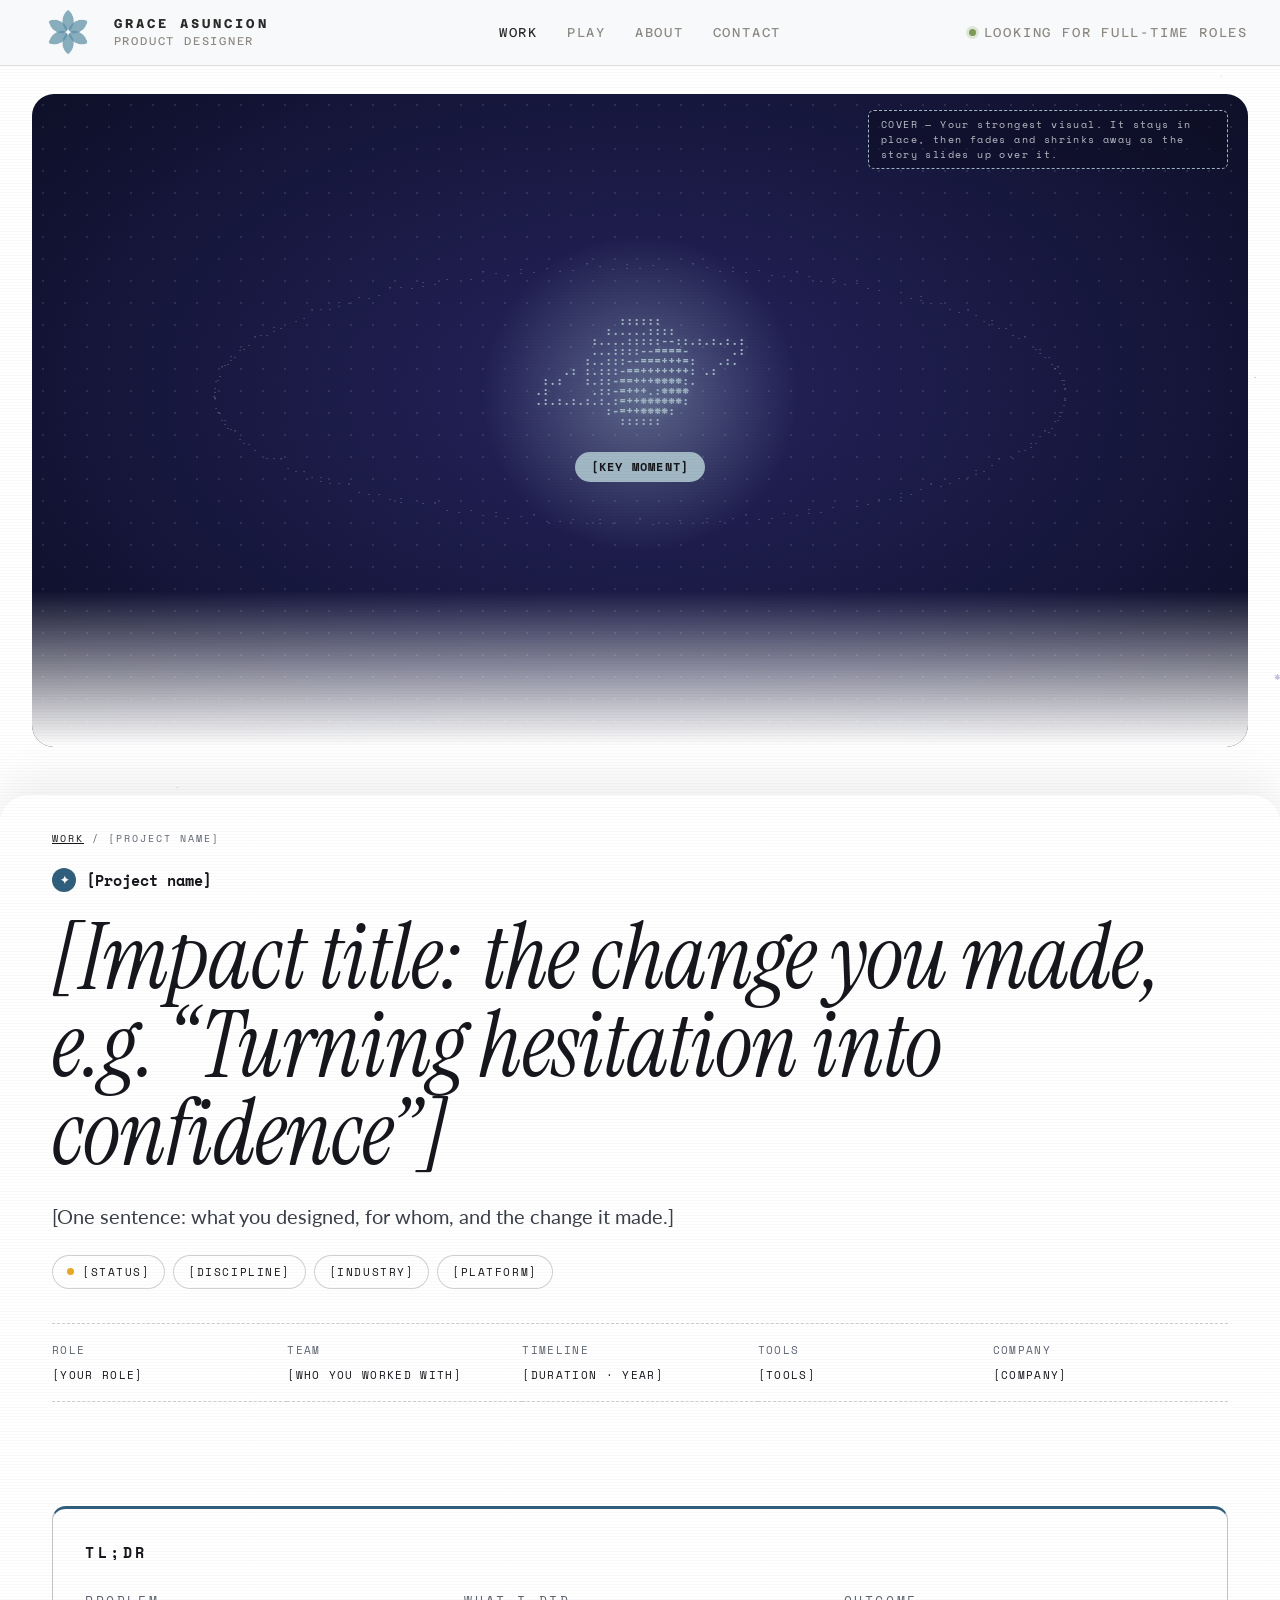
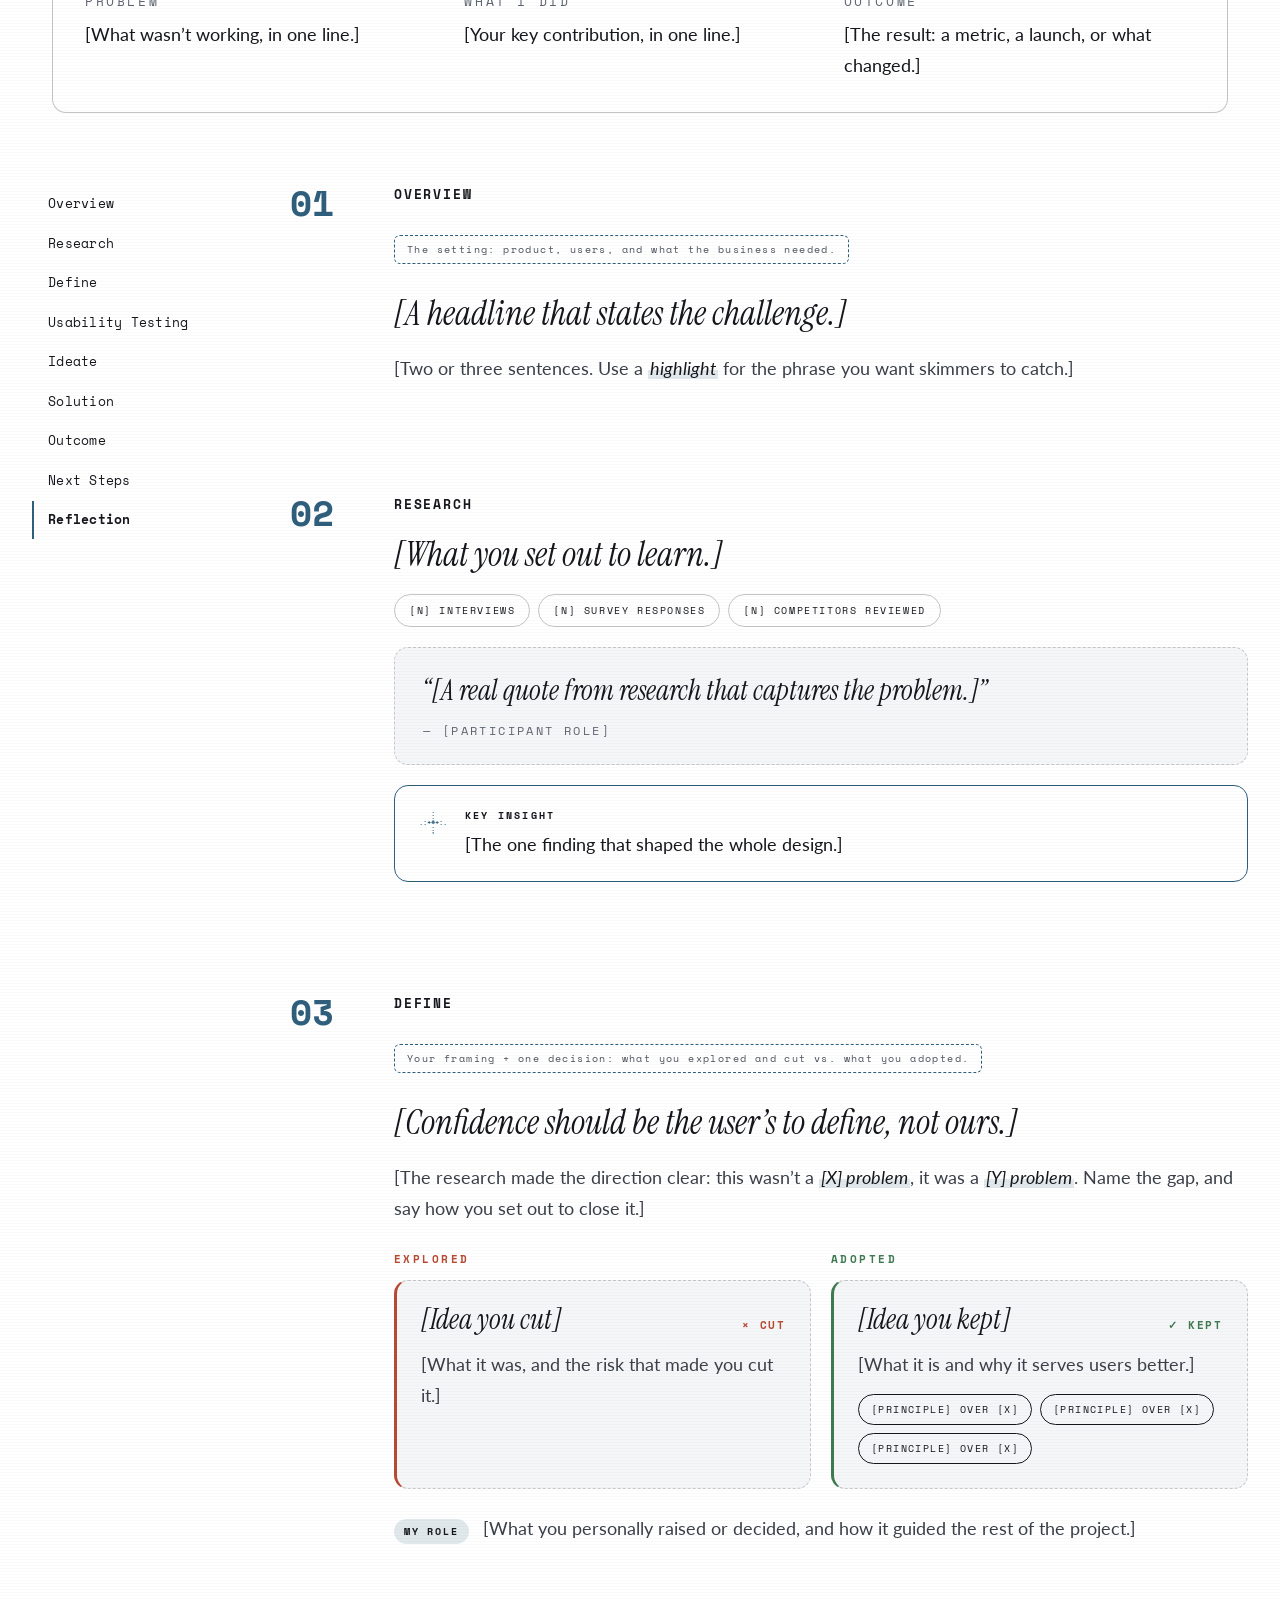
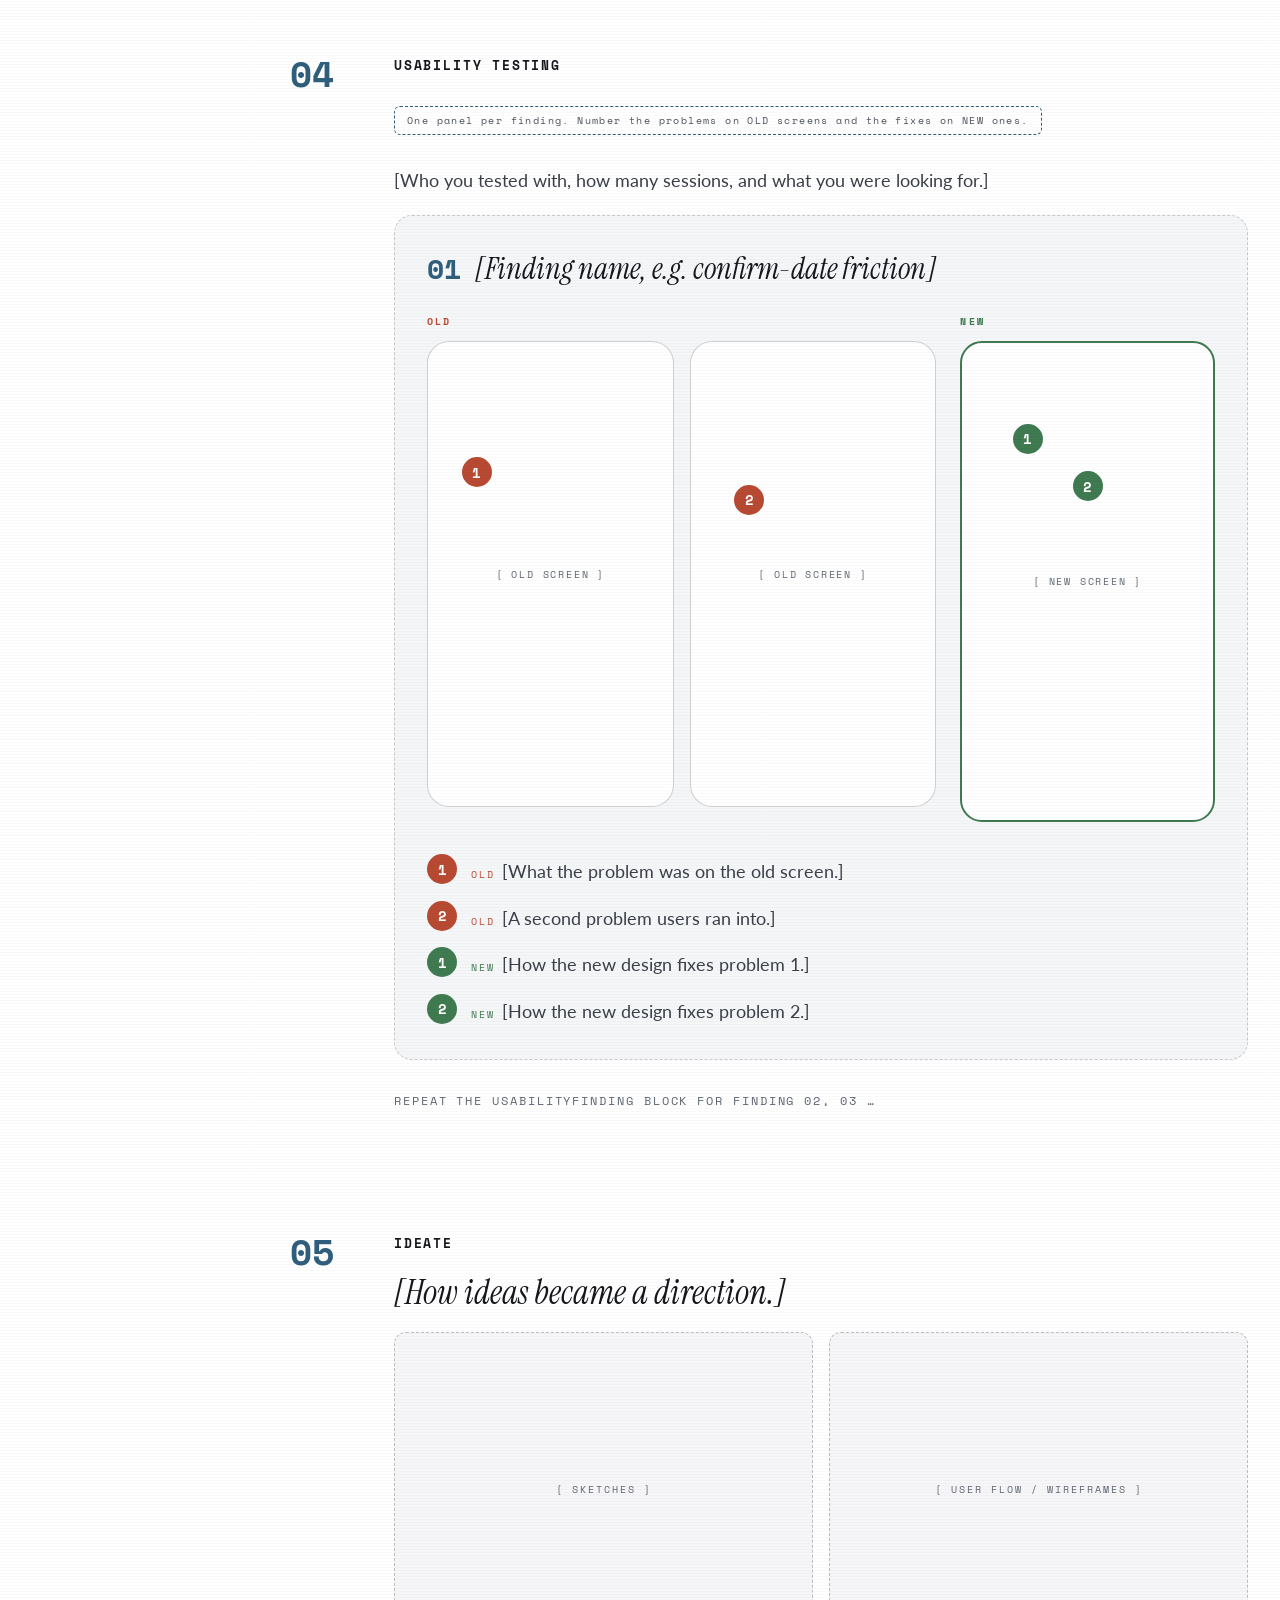
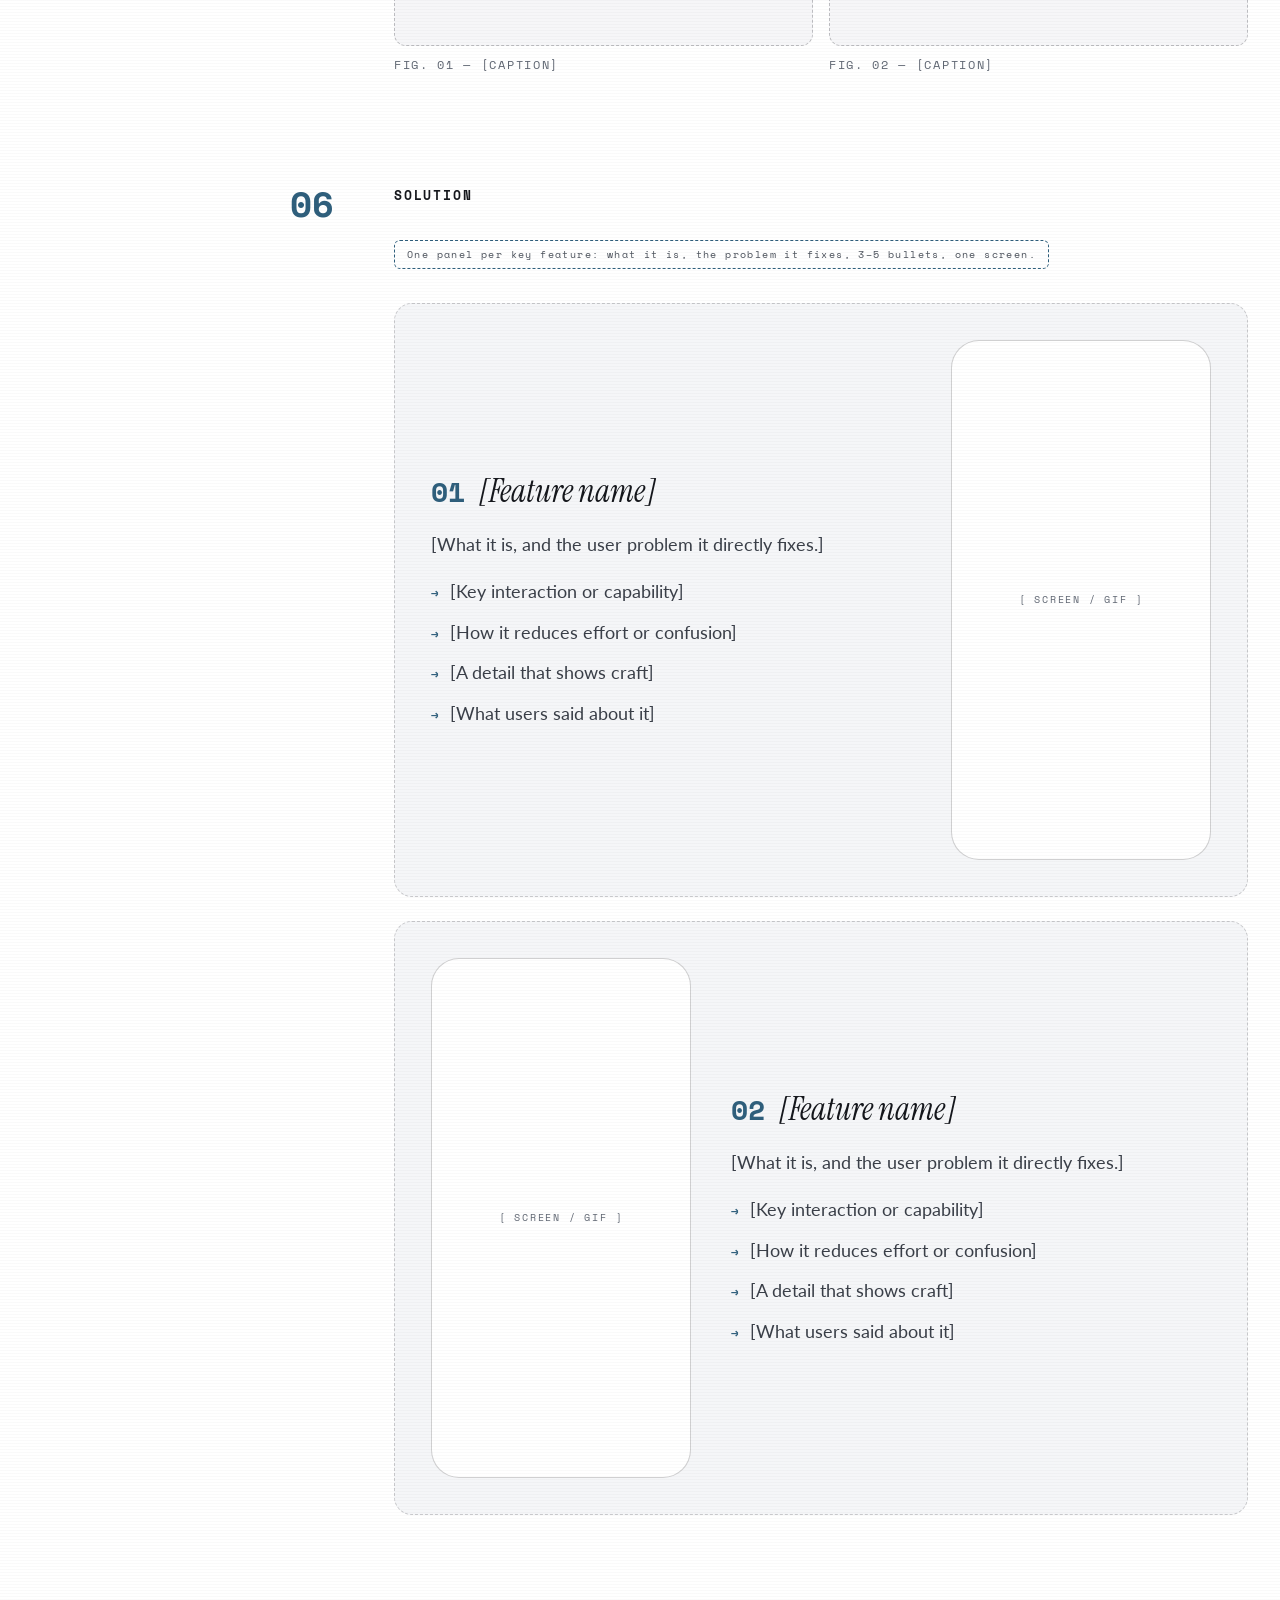
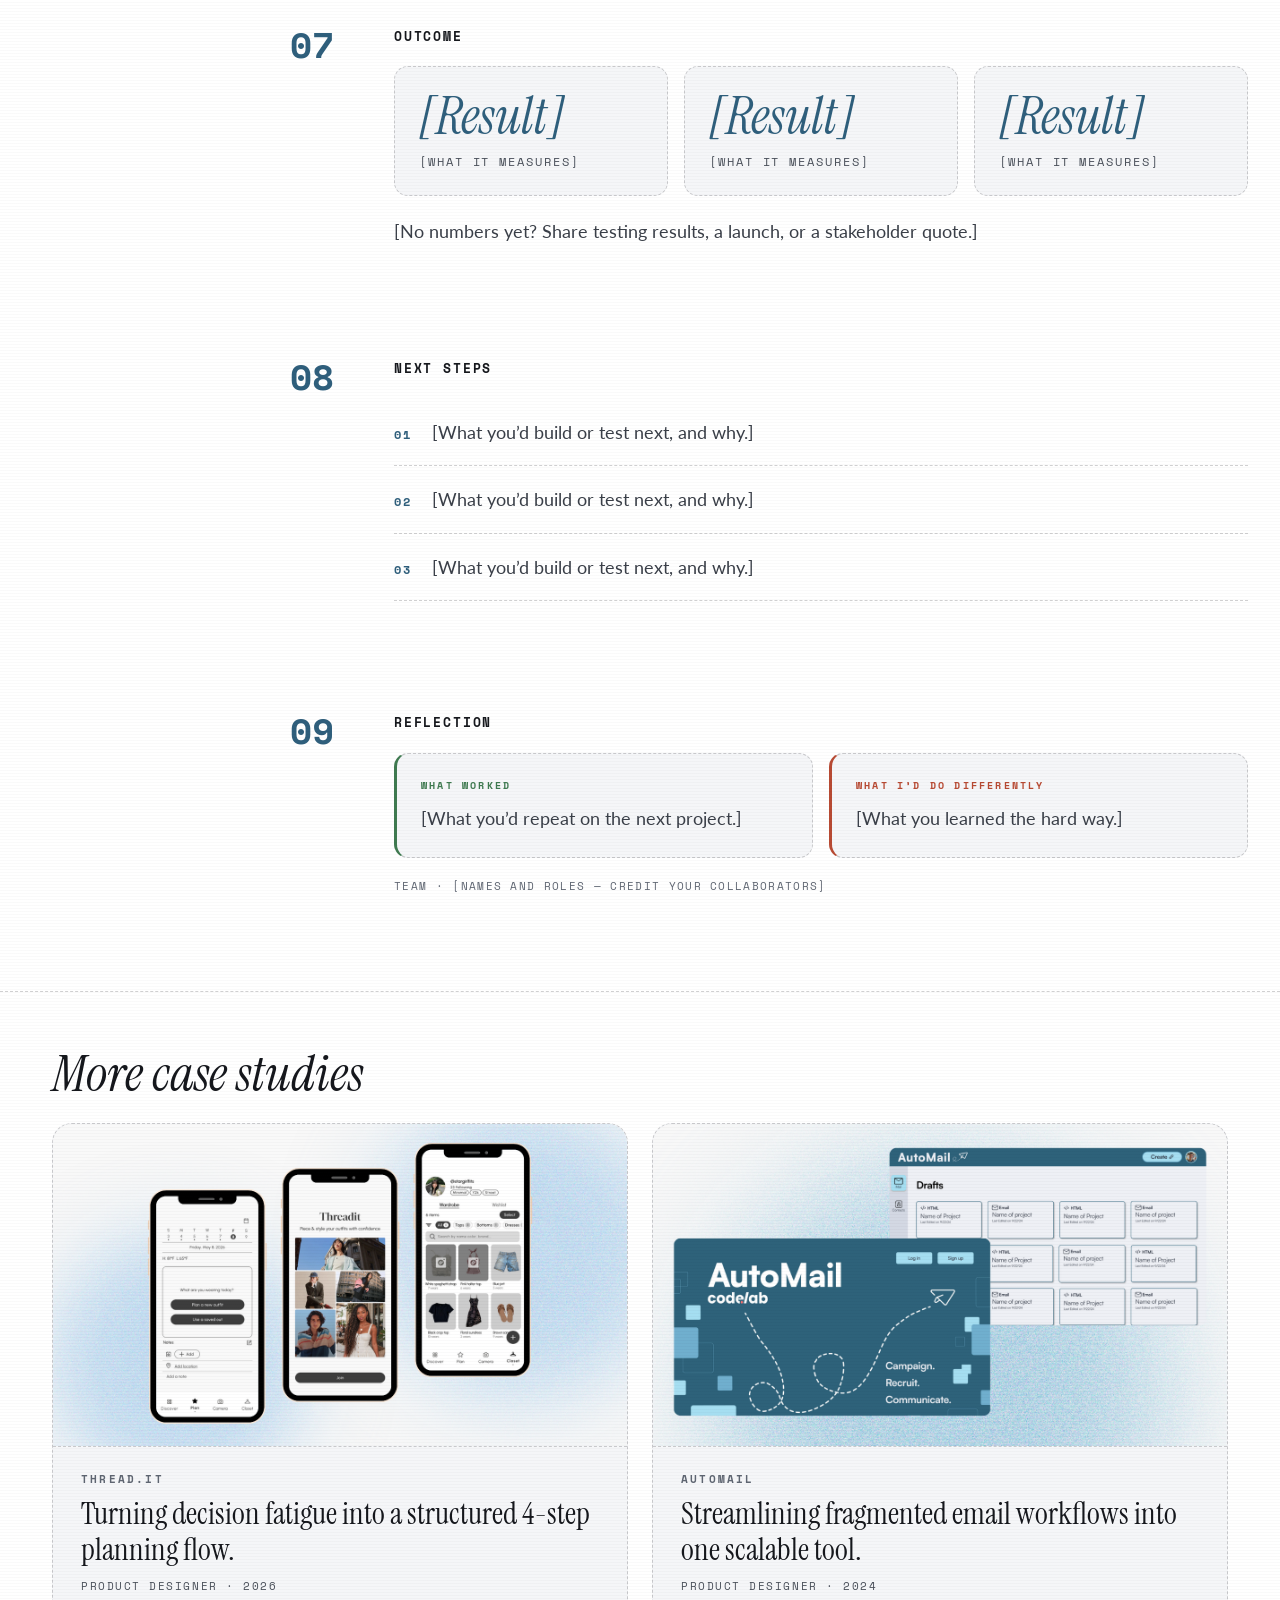
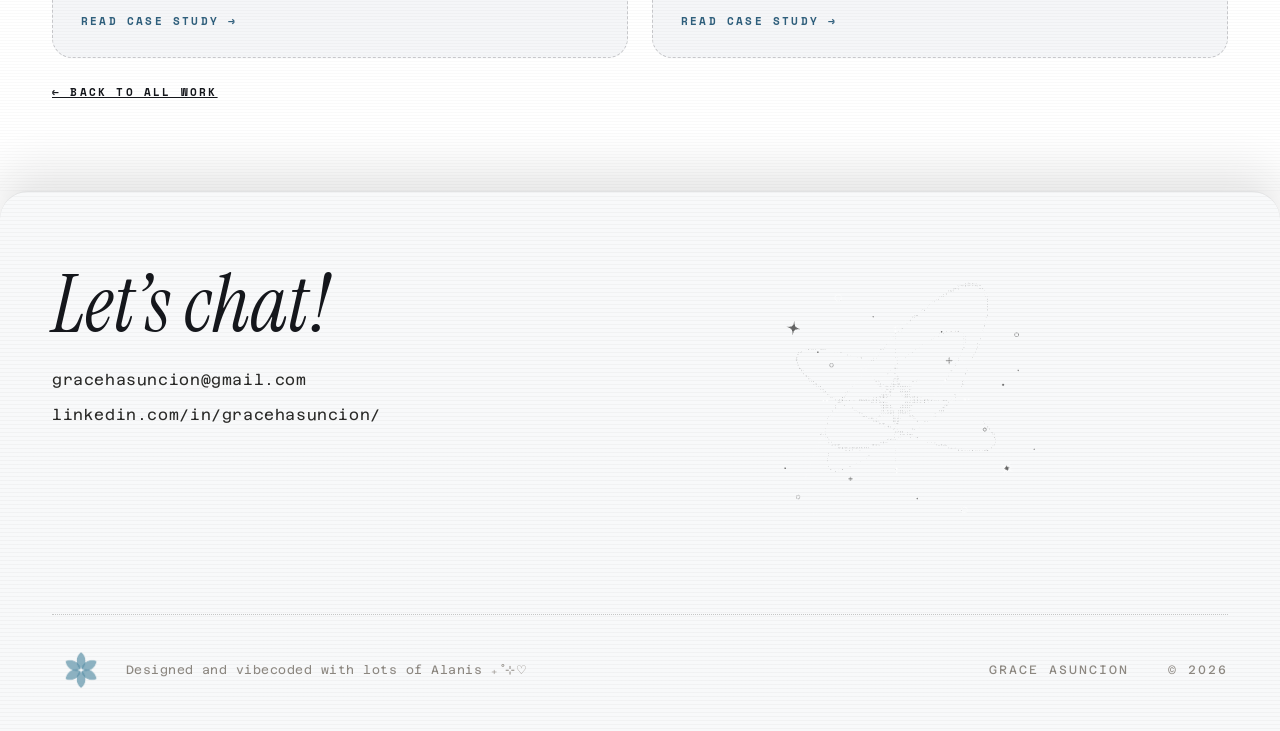
<file: case-study.html>
<!DOCTYPE html>
<!-- Generic case study preview: case-study.html?p=<slug> loads content/<slug>.js -->
<html lang="en">
<head>
<meta charset="UTF-8">
<meta name="viewport" content="width=device-width, initial-scale=1.0">
<title>Case study | Grace Asuncion</title>
<meta name="description" content="A case study by Grace Asuncion.">
<link rel="icon" href="media/favicon.png" type="image/png">
<link rel="preconnect" href="https://fonts.googleapis.com">
<link rel="preconnect" href="https://fonts.gstatic.com" crossorigin>
<link rel="stylesheet" href="https://fonts.googleapis.com/css2?family=Instrument+Serif:ital@0;1&family=Space+Mono:wght@400;700&family=Azeret+Mono:ital,wght@0,100..900;1,100..900&family=Lato:ital,wght@0,100;0,300;0,400;0,700;0,900;1,100;1,300;1,400;1,700;1,900&display=swap">
<link rel="stylesheet" href="styles.css">
<link rel="stylesheet" href="case-study-assets/case-study.css">
<script src="script.js" defer></script>
<script src="case-study-assets/components.js" defer></script>
<script src="case-study-assets/case-study.js" defer></script>
</head>
<body class="is-page-enter">
<a class="skip-link" href="#cs-main">SKIP TO CONTENT</a>
<nav class="site-nav cosmos-nav cs-site-nav" aria-label="Primary"></nav>
<div class="cs-page">
  <div class="cs-stars" aria-hidden="true"></div>
  <main id="cs-main" tabindex="-1" style="position:relative;z-index:1"></main>
  <div class="cs-scan scan" aria-hidden="true"></div>
</div>
<div class="stack-end home-page cs-footer-wrap">
  <footer class="site-footer doodle-field" id="contact"></footer>
</div>
<noscript><p style="padding:32px;font-family:monospace">This case study needs JavaScript to load. <a href="work.html">Back to all work</a>.</p><style>body.is-page-enter{opacity:1}</style></noscript>
</body>
</html>
</file>
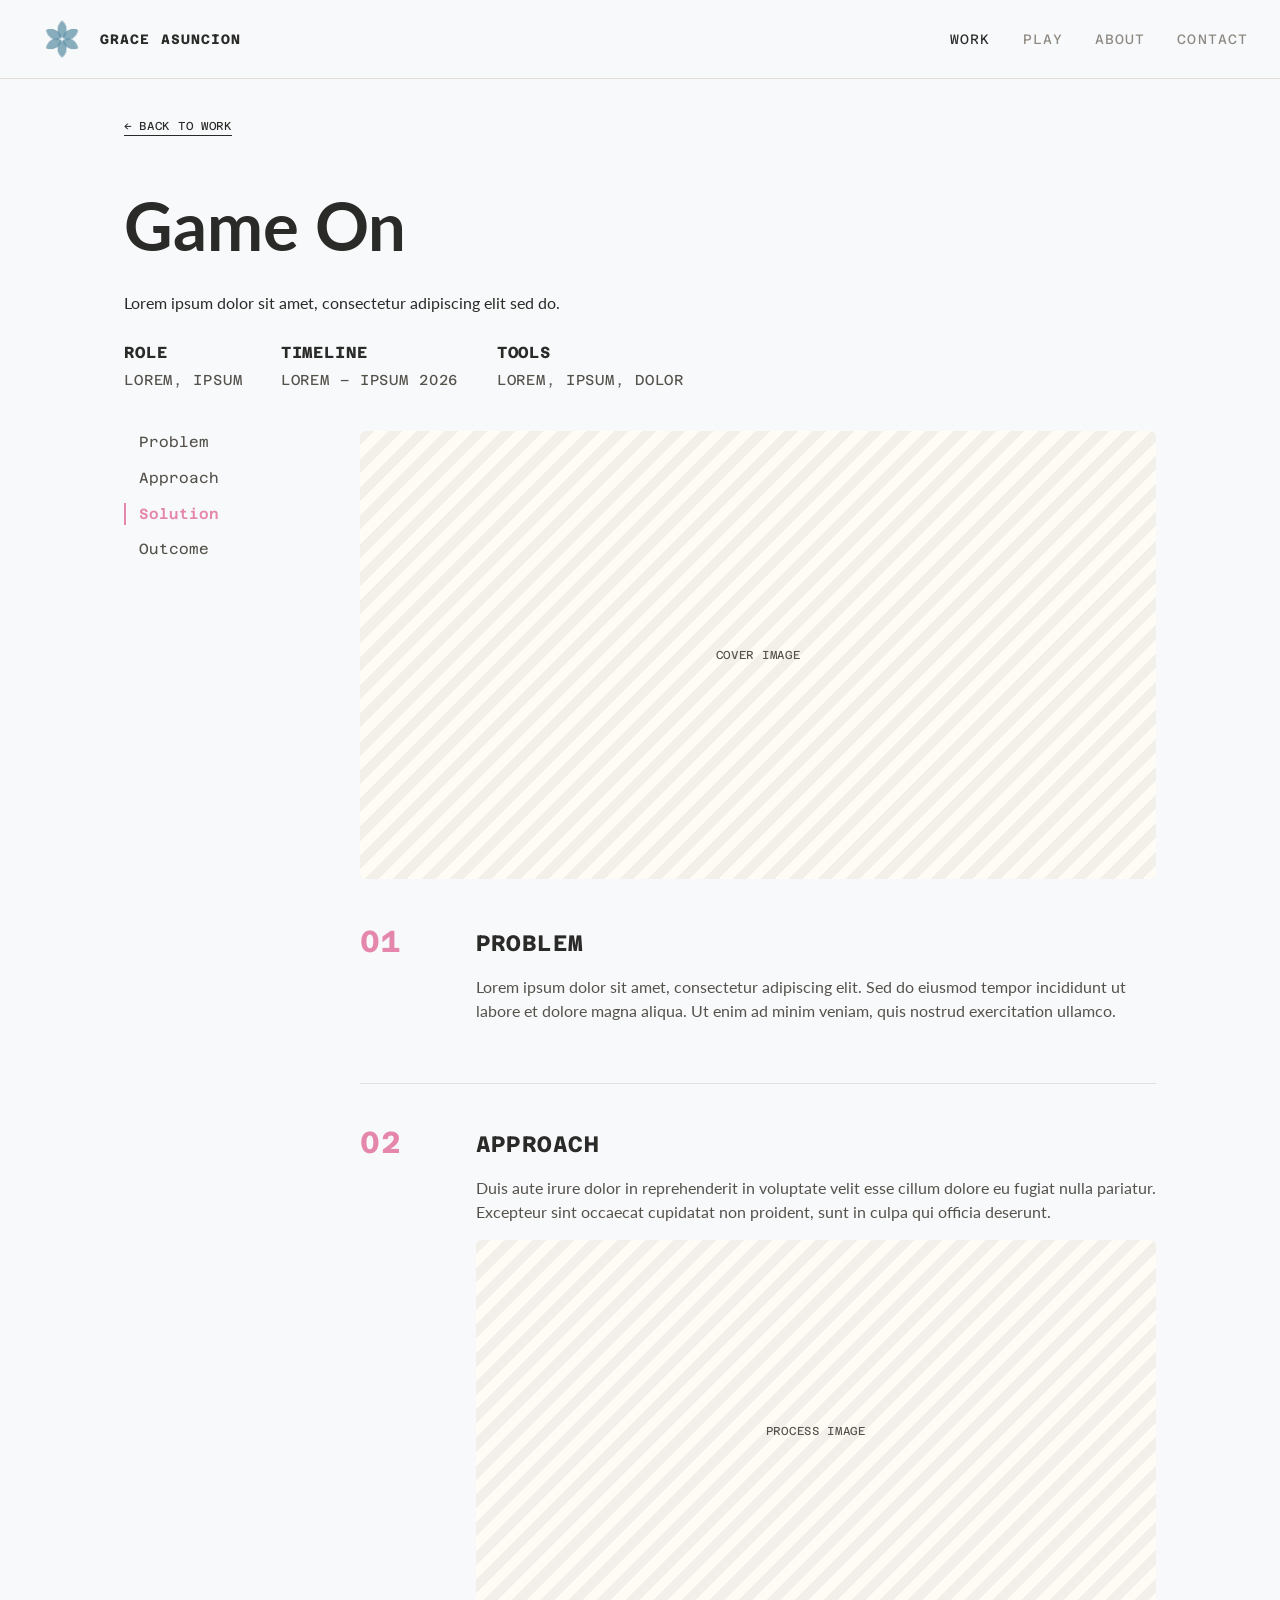
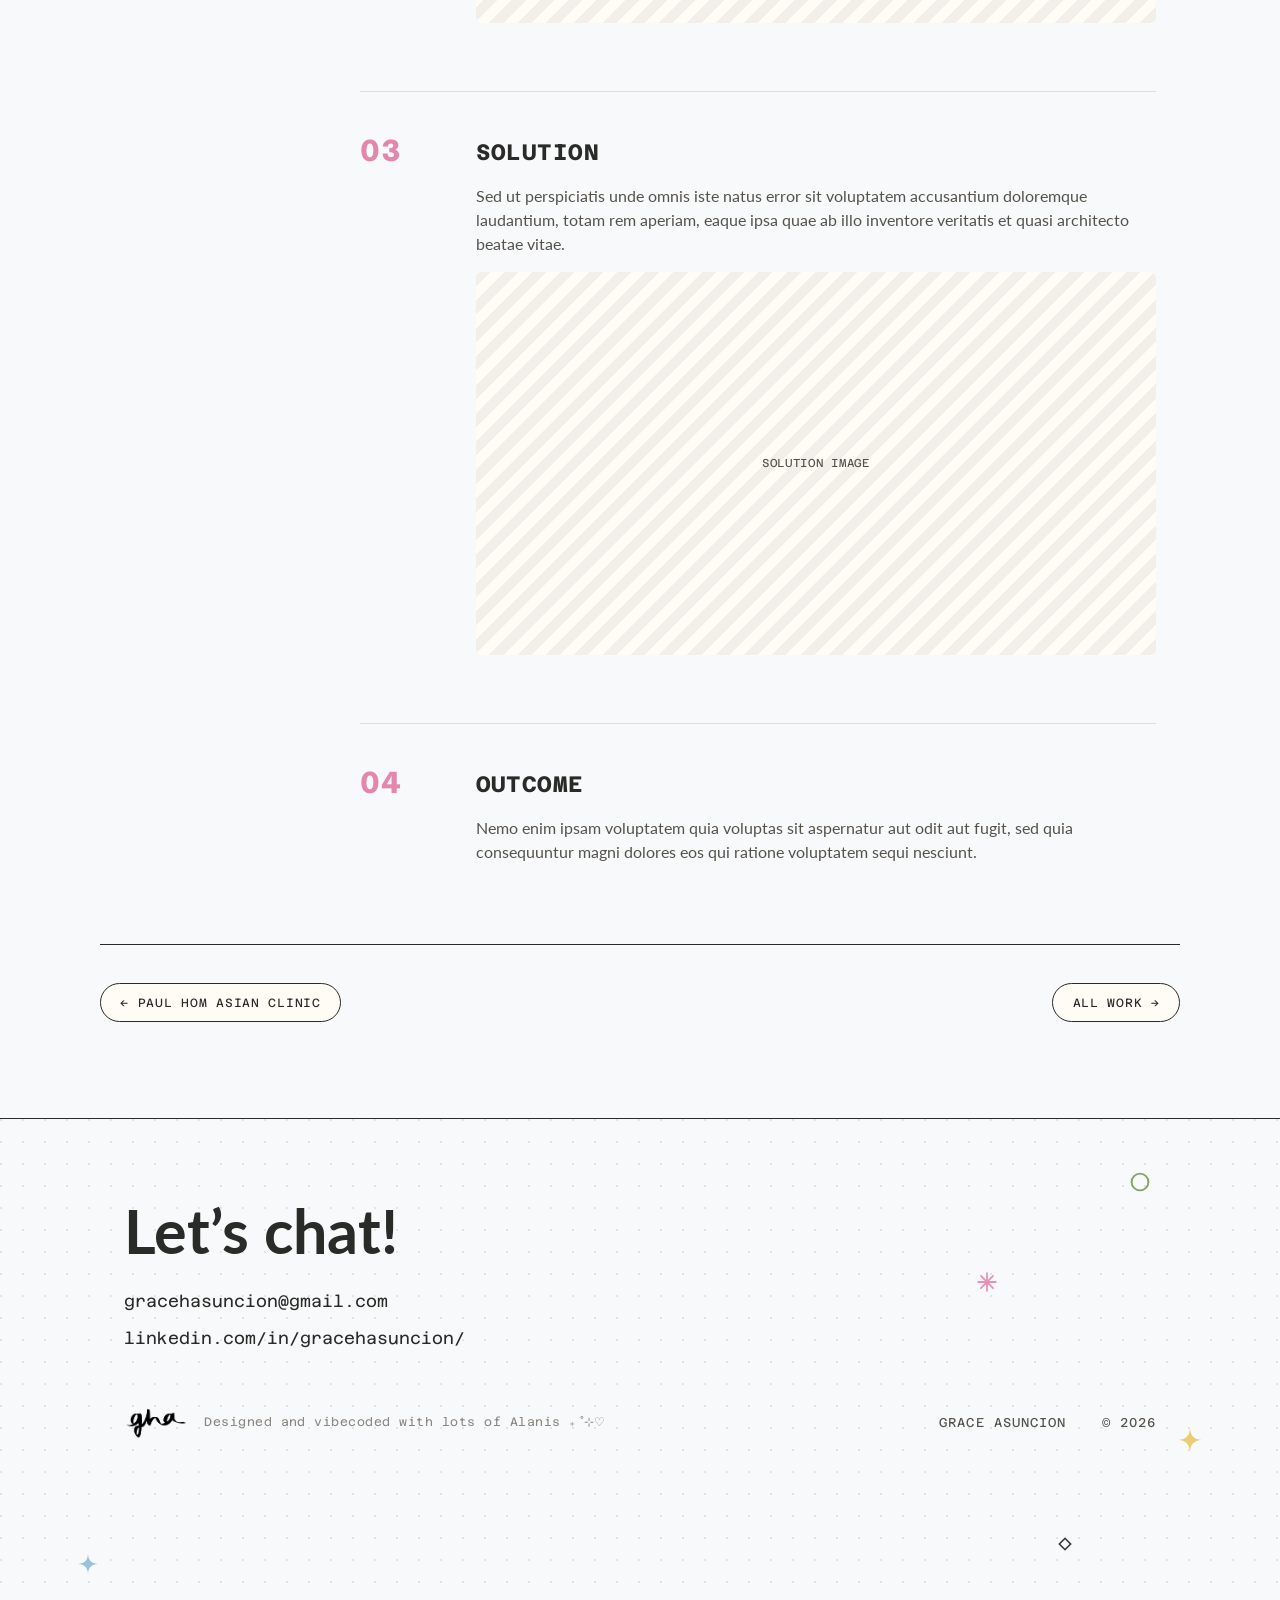
<file: game-on.html>
<!DOCTYPE html>
<html lang="en">
<head>
<meta charset="UTF-8">
<meta name="viewport" content="width=device-width, initial-scale=1.0">
<title>Game On | Grace Asuncion</title>
<link rel="icon" href="media/favicon.png" type="image/png">
<link rel="preconnect" href="https://fonts.googleapis.com">
<link rel="preconnect" href="https://fonts.gstatic.com" crossorigin>
<link href="https://fonts.googleapis.com/css2?family=Azeret+Mono:ital,wght@0,100..900;1,100..900&family=Lato:ital,wght@0,100;0,300;0,400;0,700;0,900;1,100;1,300;1,400;1,700;1,900&display=swap" rel="stylesheet">
<link rel="stylesheet" href="styles.css">

<script src="script.js" defer></script>
</head>
<body class="is-page-enter">

<nav class="site-nav">
  <div class="nav-inner">
    <div class="nav-left">
      <a href="index.html" class="brand"><img src="media/flower-logo.png" alt="" class="brand-logo" aria-hidden="true">GRACE ASUNCION</a>
    </div>
    <div class="nav-right">
      <a href="work.html" class="nav-link is-active">Work</a>
      <a href="play.html" class="nav-link">Play</a>
      <a href="about.html" class="nav-link">About</a>
      <a href="#contact" class="nav-link">Contact</a>
    </div>
  </div>
</nav>

<header class="project-hero doodle-field wrap">
  <div class="doodle" style="top:0%; right:4%; width:30px; height:30px; --r:-12deg;">
    <svg viewBox="0 0 40 40" fill="var(--yellow-deep)"><path d="M20 2 C21 14 26 19 38 20 C26 21 21 26 20 38 C19 26 14 21 2 20 C14 19 19 14 20 2 Z"/></svg>
  </div>

  <a href="index.html#work" class="back-link">&larr; Back to work</a>

  <h1 class="project-title">Game On</h1>

  <p class="hero-tagline">Lorem ipsum dolor sit amet, consectetur adipiscing elit sed do.</p>

  <div class="project-meta">
    <span><strong>Role</strong>Lorem, Ipsum</span>
    <span><strong>Timeline</strong>Lorem &ndash; Ipsum 2026</span>
    <span><strong>Tools</strong>Lorem, Ipsum, Dolor</span>
  </div>
</header>

<main class="wrap project-layout">
  <nav class="toc">
    <ul>
      <li><a href="#problem">Problem</a></li>
      <li><a href="#approach">Approach</a></li>
      <li><a href="#solution">Solution</a></li>
      <li><a href="#outcome">Outcome</a></li>
    </ul>
  </nav>

  <div class="project-content">
    <div class="placeholder-media">Cover image</div>

    <div class="process-steps">
      <div class="step" id="problem">
        <span class="step-index">01</span>
        <div>
          <h3>Problem</h3>
          <p>Lorem ipsum dolor sit amet, consectetur adipiscing elit. Sed do eiusmod tempor incididunt ut labore et dolore magna aliqua. Ut enim ad minim veniam, quis nostrud exercitation ullamco.</p>
        </div>
      </div>

      <div class="step" id="approach">
        <span class="step-index">02</span>
        <div>
          <h3>Approach</h3>
          <p>Duis aute irure dolor in reprehenderit in voluptate velit esse cillum dolore eu fugiat nulla pariatur. Excepteur sint occaecat cupidatat non proident, sunt in culpa qui officia deserunt.</p>
          <div class="placeholder-media">Process image</div>
        </div>
      </div>

      <div class="step" id="solution">
        <span class="step-index">03</span>
        <div>
          <h3>Solution</h3>
          <p>Sed ut perspiciatis unde omnis iste natus error sit voluptatem accusantium doloremque laudantium, totam rem aperiam, eaque ipsa quae ab illo inventore veritatis et quasi architecto beatae vitae.</p>
          <div class="placeholder-media">Solution image</div>
        </div>
      </div>

      <div class="step" id="outcome">
        <span class="step-index">04</span>
        <div>
          <h3>Outcome</h3>
          <p>Nemo enim ipsam voluptatem quia voluptas sit aspernatur aut odit aut fugit, sed quia consequuntur magni dolores eos qui ratione voluptatem sequi nesciunt.</p>
        </div>
      </div>
    </div>
  </div>
</main>

<nav class="project-nav wrap">
  <a href="paul-hom.html">&larr; Paul Hom Asian Clinic</a>
  <a href="index.html#work">All work &rarr;</a>
</nav>

<footer class="site-footer doodle-field" id="contact">
  <div class="doodle" style="top:10%; right:10%; width:24px; height:24px; --r:-6deg;">
    <svg viewBox="0 0 20 20" fill="none" stroke="var(--green-deep)" stroke-width="1.6"><circle cx="10" cy="10" r="7"/></svg>
  </div>
  <div class="doodle" style="top:30%; right:22%; width:22px; height:22px; --r:8deg; animation-delay:0.6s;">
    <svg viewBox="0 0 20 20" fill="none" stroke="var(--pink-deep)" stroke-width="1.6" stroke-linecap="round"><path d="M10 2v16M2 10h16M4.5 4.5l11 11M15.5 4.5l-11 11"/></svg>
  </div>
  <div class="doodle" style="bottom:34%; right:6%; width:26px; height:26px; --r:4deg; animation-delay:1.1s;">
    <svg viewBox="0 0 40 40" fill="var(--yellow-deep)"><path d="M20 2 C21 14 26 19 38 20 C26 21 21 26 20 38 C19 26 14 21 2 20 C14 19 19 14 20 2 Z"/></svg>
  </div>
  <div class="doodle" style="bottom:14%; right:16%; width:20px; height:20px; --r:-4deg; animation-delay:1.6s;">
    <svg viewBox="0 0 20 20" fill="none" stroke="var(--ink)" stroke-width="1.6"><rect x="6" y="6" width="8" height="8" transform="rotate(45 10 10)"/></svg>
  </div>
  <div class="doodle" style="bottom:10%; left:6%; width:22px; height:22px; --r:6deg; animation-delay:0.3s;">
    <svg viewBox="0 0 40 40" fill="var(--blue-deep)"><path d="M20 2 C21 14 26 19 38 20 C26 21 21 26 20 38 C19 26 14 21 2 20 C14 19 19 14 20 2 Z"/></svg>
  </div>

  <div class="wrap footer-inner">
    <div class="footer-lead">
      <h2 class="footer-headline">Let&rsquo;s chat!</h2>

      <div class="footer-contact-list">
        <a href="mailto:gracehasuncion@gmail.com">gracehasuncion@gmail.com</a>
        <a href="https://www.linkedin.com/in/gracehasuncion/">linkedin.com/in/gracehasuncion/</a>
      </div>
    </div>

    <div class="footer-bottom-row">
      <img src="media/logo.png" alt="Grace Asuncion" class="footer-logo">
      <p class="footer-credit">Designed and vibecoded with lots of Alanis ₊˚⊹♡</p>
      <p class="footer-signature">Grace Asuncion &nbsp;&nbsp; &copy; 2026</p>
    </div>
  </div>
</footer>

</body>
</html>
</file>
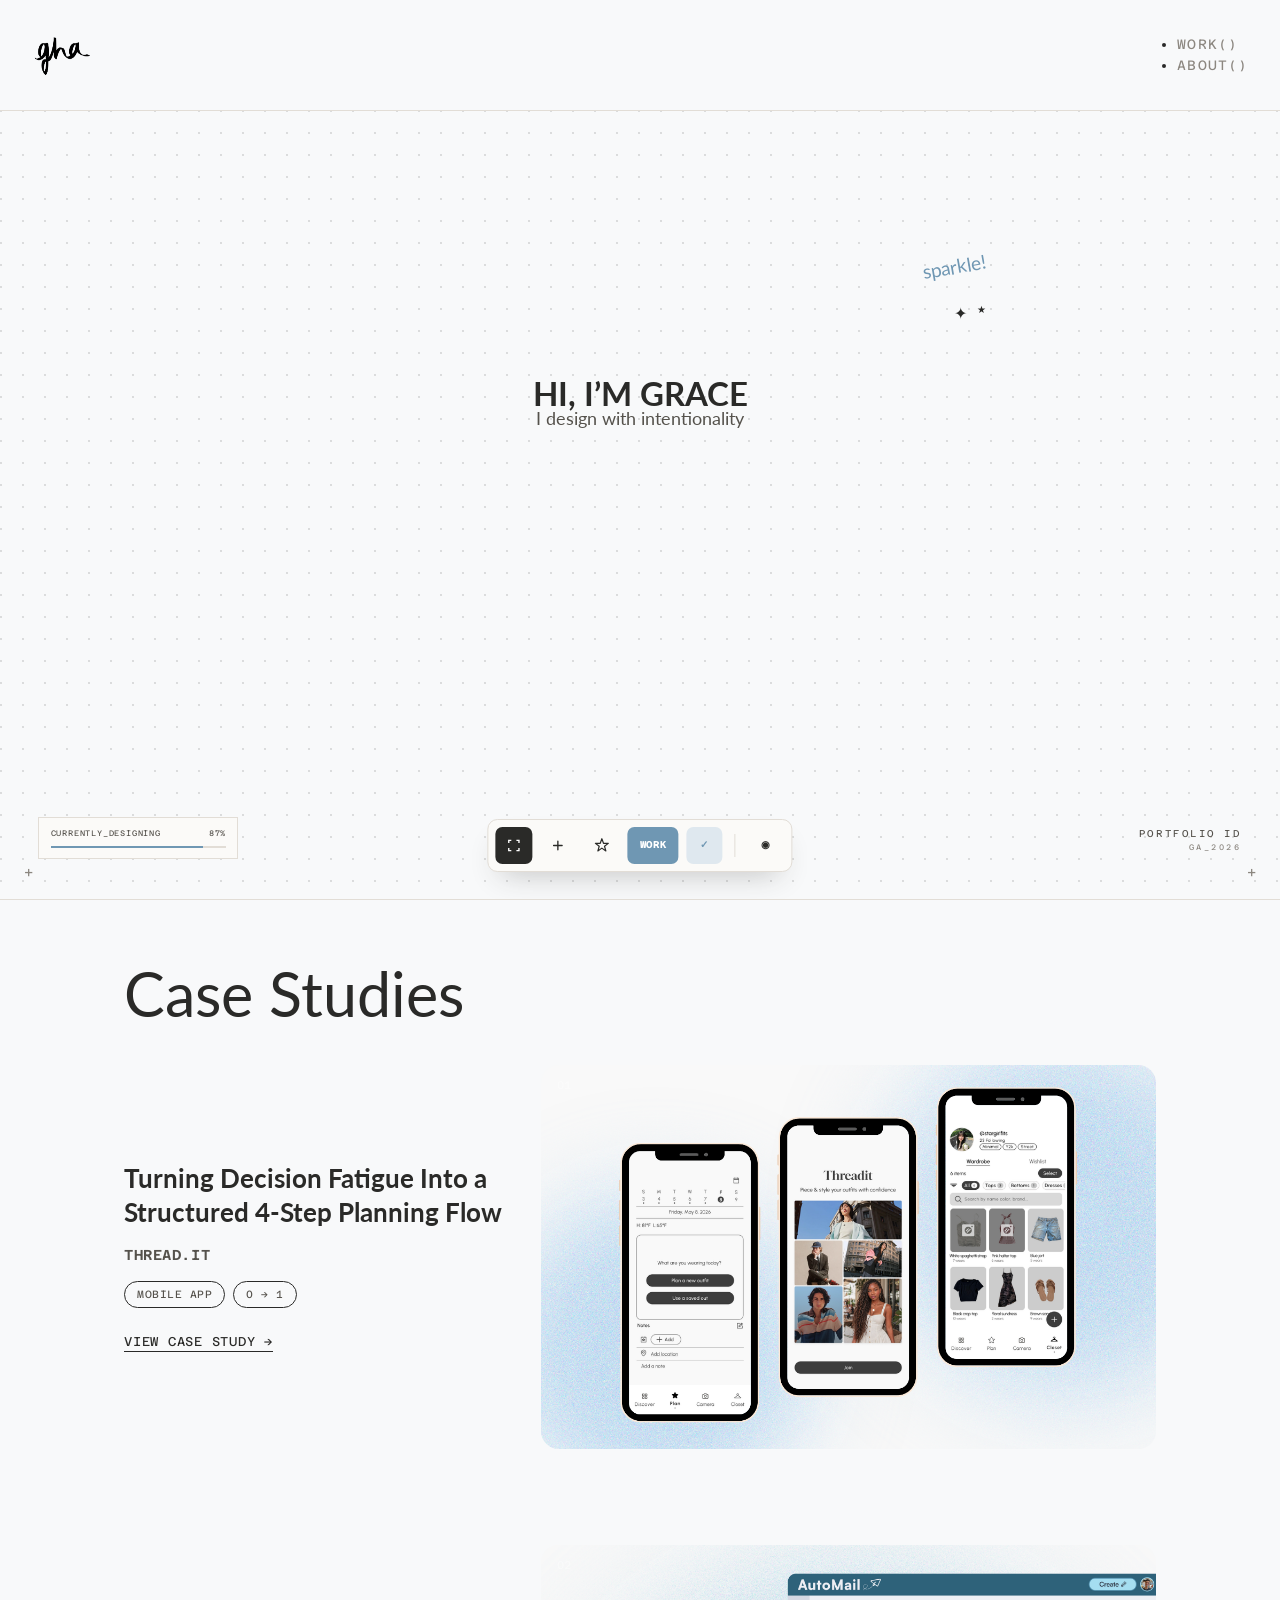
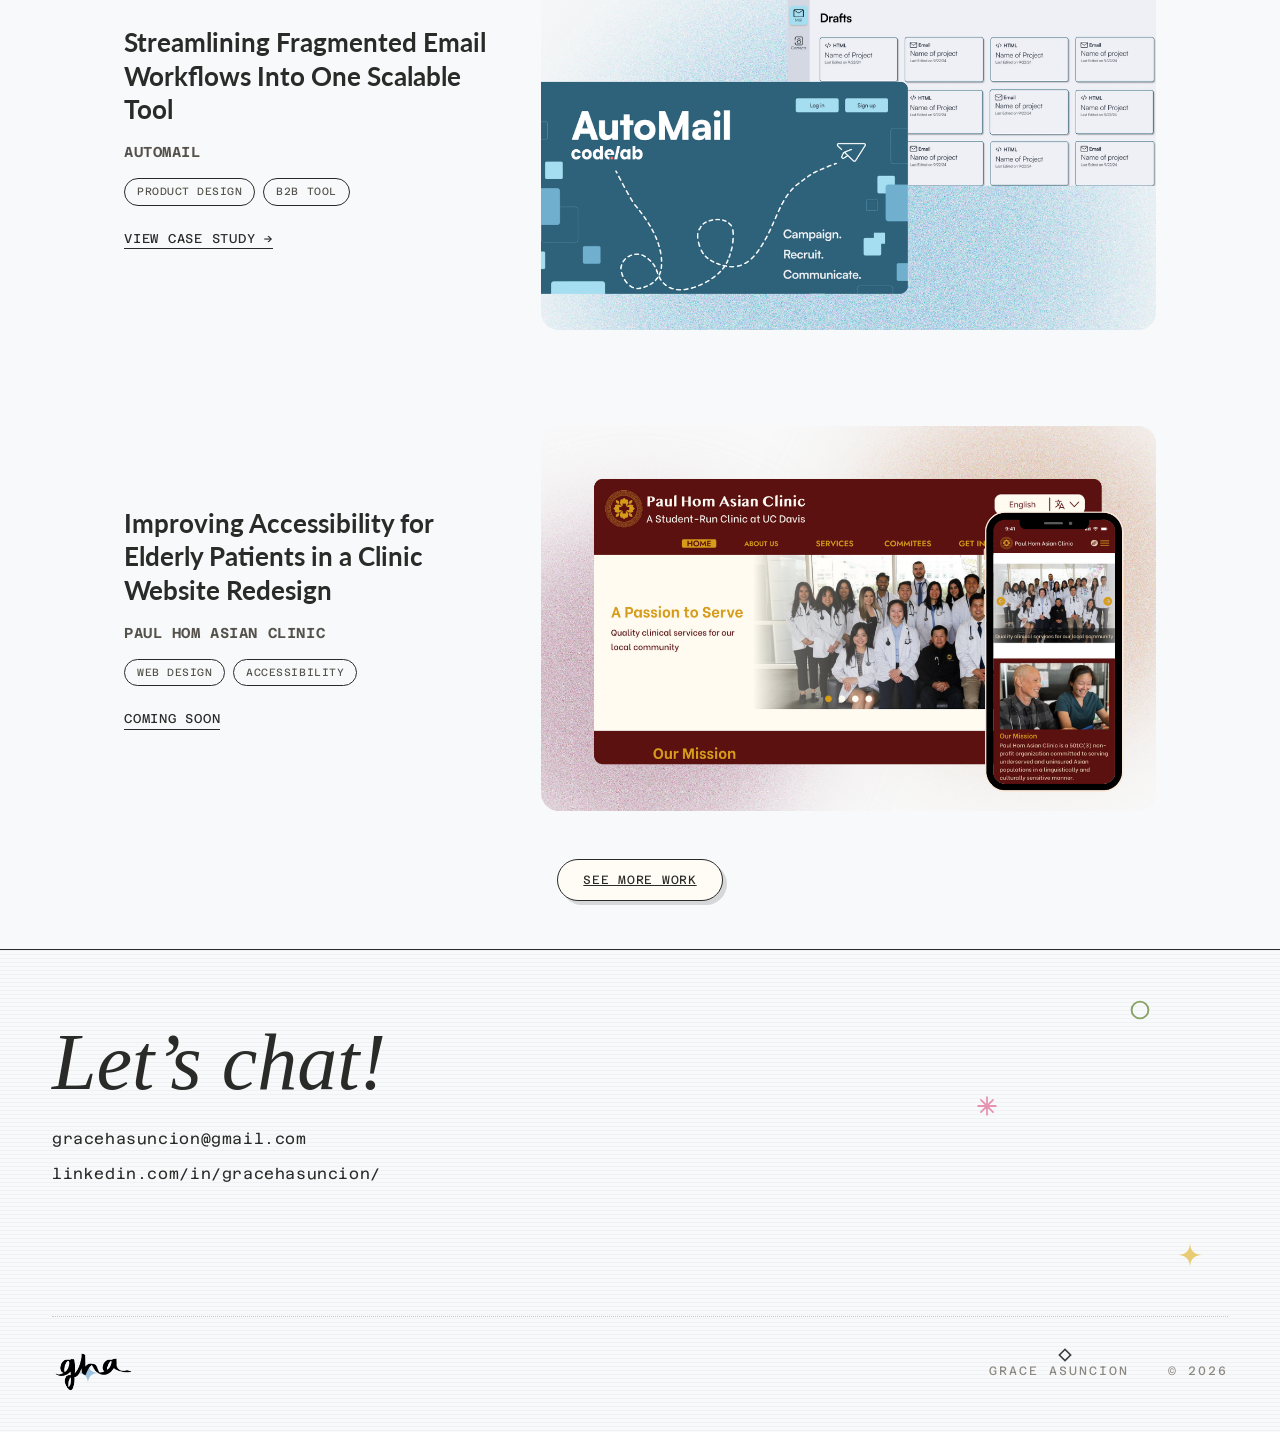
<file: index-classic.html>
<!DOCTYPE html>
<html lang="en">
<head>
<meta charset="UTF-8">
<meta name="viewport" content="width=device-width, initial-scale=1.0">
<title>Grace Asuncion — Portfolio</title>
<link rel="icon" href="favicon.svg" type="image/svg+xml">
<link rel="preconnect" href="https://fonts.googleapis.com">
<link rel="preconnect" href="https://fonts.gstatic.com" crossorigin>
<link href="https://fonts.googleapis.com/css2?family=Azeret+Mono:ital,wght@0,100..900;1,100..900&family=Lato:ital,wght@0,100;0,300;0,400;0,700;0,900;1,100;1,300;1,400;1,700;1,900&display=swap" rel="stylesheet">
<link rel="stylesheet" href="styles.css">

<script src="script.js" defer></script>
</head>
<body class="is-page-enter home-page">

<nav class="site-nav">
  <div class="nav-inner">
    <a href="index.html" class="brand">
      <img src="media/logo.png" alt="Grace Asuncion" class="brand-logo">
    </a>
    <ul>
      <li><a href="work.html" class="nav-link">Work()</a></li>
      <li><a href="about.html" class="nav-link">About()</a></li>
    </ul>
  </div>
</nav>

<header class="hero">
  <div class="os-menubar">
    <div class="os-menubar-left">
      <span class="os-brand"><span class="os-dot" aria-hidden="true"></span>GRACE ASUNCION</span>
      <a href="work.html">Work</a>
      <a href="about.html">About</a>
      <a href="index.html#contact">Contact</a>
    </div>
    <div class="os-menubar-right">
      <span data-os-date>2026.10.27</span>
      <span data-os-clock>12:00:00</span>
    </div>
  </div>

  <span class="os-crosshair" style="top:5.4rem; left:1.5rem;" aria-hidden="true">+</span>
  <span class="os-crosshair" style="top:5.4rem; right:1.5rem;" aria-hidden="true">+</span>
  <span class="os-crosshair" style="bottom:1.2rem; left:1.5rem;" aria-hidden="true">+</span>
  <span class="os-crosshair" style="bottom:1.2rem; right:1.5rem;" aria-hidden="true">+</span>

  <div class="os-desktop">
    <div class="os-label">
      <p class="os-label-name">HI, I&rsquo;M GRACE</p>
      <p class="os-script os-label-sub">I design with intentionality</p>
    </div>

    <span class="os-script os-sparkle-note" aria-hidden="true">sparkle!</span>
    <span class="os-sparkle" aria-hidden="true">&#10022; <small>&#9733;</small></span>
  </div>

  <div class="os-status">
    <div class="os-status-row"><span>CURRENTLY_DESIGNING</span><span>87%</span></div>
    <div class="os-status-bar"><span style="width:87%"></span></div>
  </div>

  <nav class="os-dock" aria-label="Quick links">
    <a href="index.html#work" class="os-dock-btn is-dark" aria-label="Case studies">
      <svg viewBox="0 0 20 20" fill="none" stroke="currentColor" stroke-width="1.6"><path d="M4 7V4h3M13 4h3v3M16 13v3h-3M7 16H4v-3"/></svg>
    </a>
    <a href="about.html" class="os-dock-btn" aria-label="About">
      <svg viewBox="0 0 20 20" fill="none" stroke="currentColor" stroke-width="1.6" stroke-linecap="round"><path d="M10 5v10M5 10h10"/></svg>
    </a>
    <a href="work.html" class="os-dock-btn" aria-label="All work">
      <svg viewBox="0 0 20 20" fill="none" stroke="currentColor" stroke-width="1.4" stroke-linejoin="round"><path d="M10 2 11.9 7.4 17.6 7.5 13.1 10.9 14.7 16.4 10 13.1 5.3 16.4 6.9 10.9 2.4 7.5 8.1 7.4 Z"/></svg>
    </a>
    <a href="index.html#work" class="os-dock-btn is-accent">WORK</a>
    <a href="index.html#contact" class="os-dock-btn is-soft" aria-label="Contact">&#10003;</a>
    <span class="os-dock-divider" aria-hidden="true"></span>
    <a href="mailto:gracehasuncion@gmail.com" class="os-dock-btn" aria-label="Email">&#9673;</a>
  </nav>

  <div class="os-project-id">
    <p>PORTFOLIO ID</p>
    <p>GA_2026</p>
  </div>
</header>

<main class="wrap" id="work">
  <div class="section-intro">
    <h2 class="section-title">Case Studies</h2>
  </div>

  <div class="project-grid">
    <a class="project-card" href="thread-it.html">
      <div class="thumb has-image"><span class="index">01</span><img src="media/thread.it-cover.png" alt="Thread.It app screens"></div>
      <div class="card-body">
        <p class="impact-line">Turning Decision Fatigue Into a Structured 4-Step Planning Flow</p>
        <div class="card-top">
          <h3>Thread.It</h3>
        </div>
        <div class="tag-row">
          <span class="tag">Mobile App</span>
          <span class="tag">0 &rarr; 1</span>
        </div>
        <span class="view-link">View case study &rarr;</span>
      </div>
    </a>

    <a class="project-card" href="automail.html">
      <div class="thumb has-image"><span class="index">02</span><img src="media/automail-cover.png" alt="AutoMail app screens"></div>
      <div class="card-body">
        <p class="impact-line">Streamlining Fragmented Email Workflows Into One Scalable Tool</p>
        <div class="card-top">
          <h3>Automail</h3>
        </div>
        <div class="tag-row">
          <span class="tag">Product Design</span>
          <span class="tag">B2B Tool</span>
        </div>
        <span class="view-link">View case study &rarr;</span>
      </div>
    </a>

    <div class="project-card" data-status="coming-soon">
      <div class="thumb has-image"><span class="index">03</span><img src="media/paul%20hom-cover.png" alt="Paul Hom Asian Clinic website screens"></div>
      <div class="card-body">
        <p class="impact-line">Improving Accessibility for Elderly Patients in a Clinic Website Redesign</p>
        <div class="card-top">
          <h3>Paul Hom Asian Clinic</h3>
        </div>
        <div class="tag-row">
          <span class="tag">Web Design</span>
          <span class="tag">Accessibility</span>
        </div>
        <span class="view-link">Coming soon</span>
      </div>
    </div>
  </div>

  <a href="work.html" class="see-more-btn">See more work</a>

</main>

<footer class="site-footer doodle-field" id="contact">
  <div class="doodle" style="top:10%; right:10%; width:24px; height:24px; --r:-6deg;">
    <svg viewBox="0 0 20 20" fill="none" stroke="var(--green-deep)" stroke-width="1.6"><circle cx="10" cy="10" r="7"/></svg>
  </div>
  <div class="doodle" style="top:30%; right:22%; width:22px; height:22px; --r:8deg; animation-delay:0.6s;">
    <svg viewBox="0 0 20 20" fill="none" stroke="var(--pink-deep)" stroke-width="1.6" stroke-linecap="round"><path d="M10 2v16M2 10h16M4.5 4.5l11 11M15.5 4.5l-11 11"/></svg>
  </div>
  <div class="doodle" style="bottom:34%; right:6%; width:26px; height:26px; --r:4deg; animation-delay:1.1s;">
    <svg viewBox="0 0 40 40" fill="var(--yellow-deep)"><path d="M20 2 C21 14 26 19 38 20 C26 21 21 26 20 38 C19 26 14 21 2 20 C14 19 19 14 20 2 Z"/></svg>
  </div>
  <div class="doodle" style="bottom:14%; right:16%; width:20px; height:20px; --r:-4deg; animation-delay:1.6s;">
    <svg viewBox="0 0 20 20" fill="none" stroke="var(--ink)" stroke-width="1.6"><rect x="6" y="6" width="8" height="8" transform="rotate(45 10 10)"/></svg>
  </div>
  <div class="doodle" style="bottom:10%; left:6%; width:22px; height:22px; --r:6deg; animation-delay:0.3s;">
    <svg viewBox="0 0 40 40" fill="var(--blue-deep)"><path d="M20 2 C21 14 26 19 38 20 C26 21 21 26 20 38 C19 26 14 21 2 20 C14 19 19 14 20 2 Z"/></svg>
  </div>

  <div class="wrap footer-inner">
    <div class="footer-lead">
      <h2 class="footer-headline">Let&rsquo;s chat!</h2>

      <div class="footer-contact-list">
        <a href="mailto:gracehasuncion@gmail.com">gracehasuncion@gmail.com</a>
        <a href="https://www.linkedin.com/in/gracehasuncion/">linkedin.com/in/gracehasuncion/</a>

      </div>
    </div>

    <div class="footer-bottom-row">
      <img src="media/logo.png" alt="Grace Asuncion" class="footer-logo">
      <p class="footer-signature">Grace Asuncion &nbsp;&nbsp; &copy; 2026</p>
    </div>
  </div>
</footer>

</body>
</html>
</file>
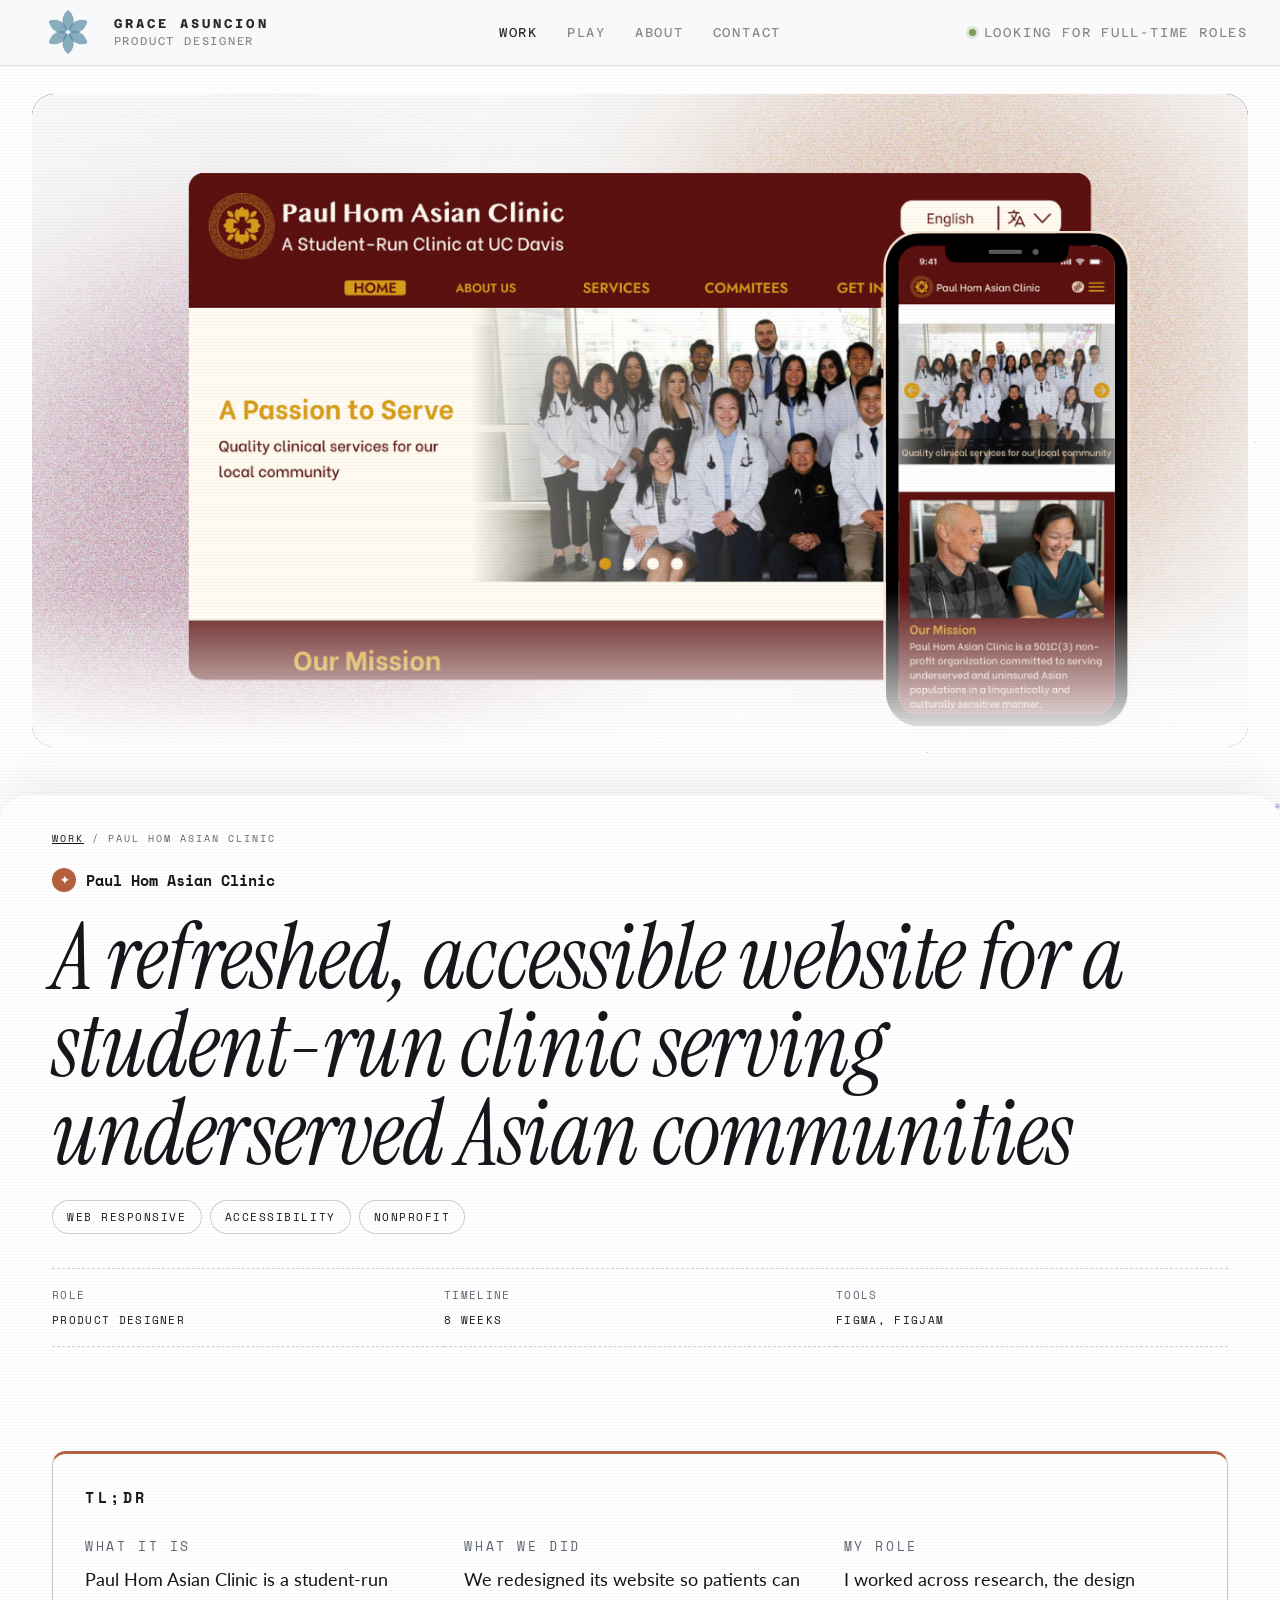
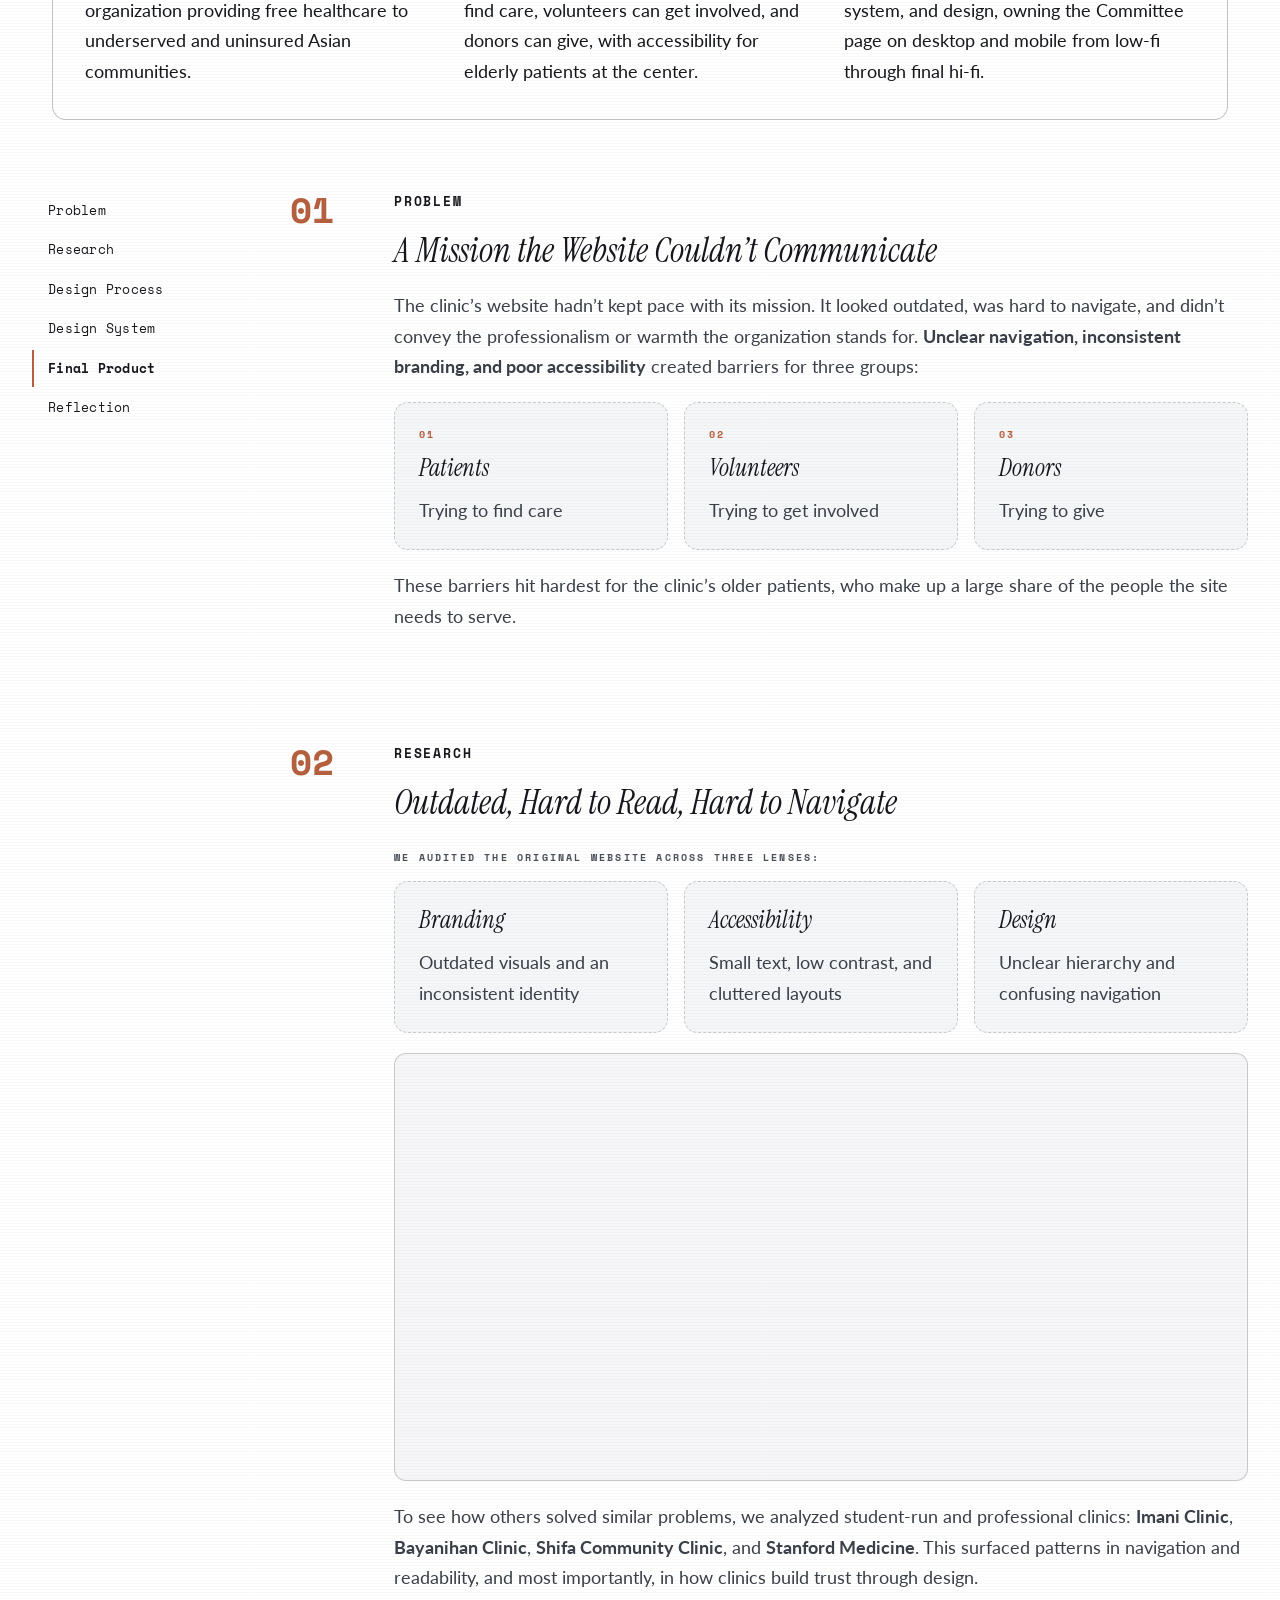
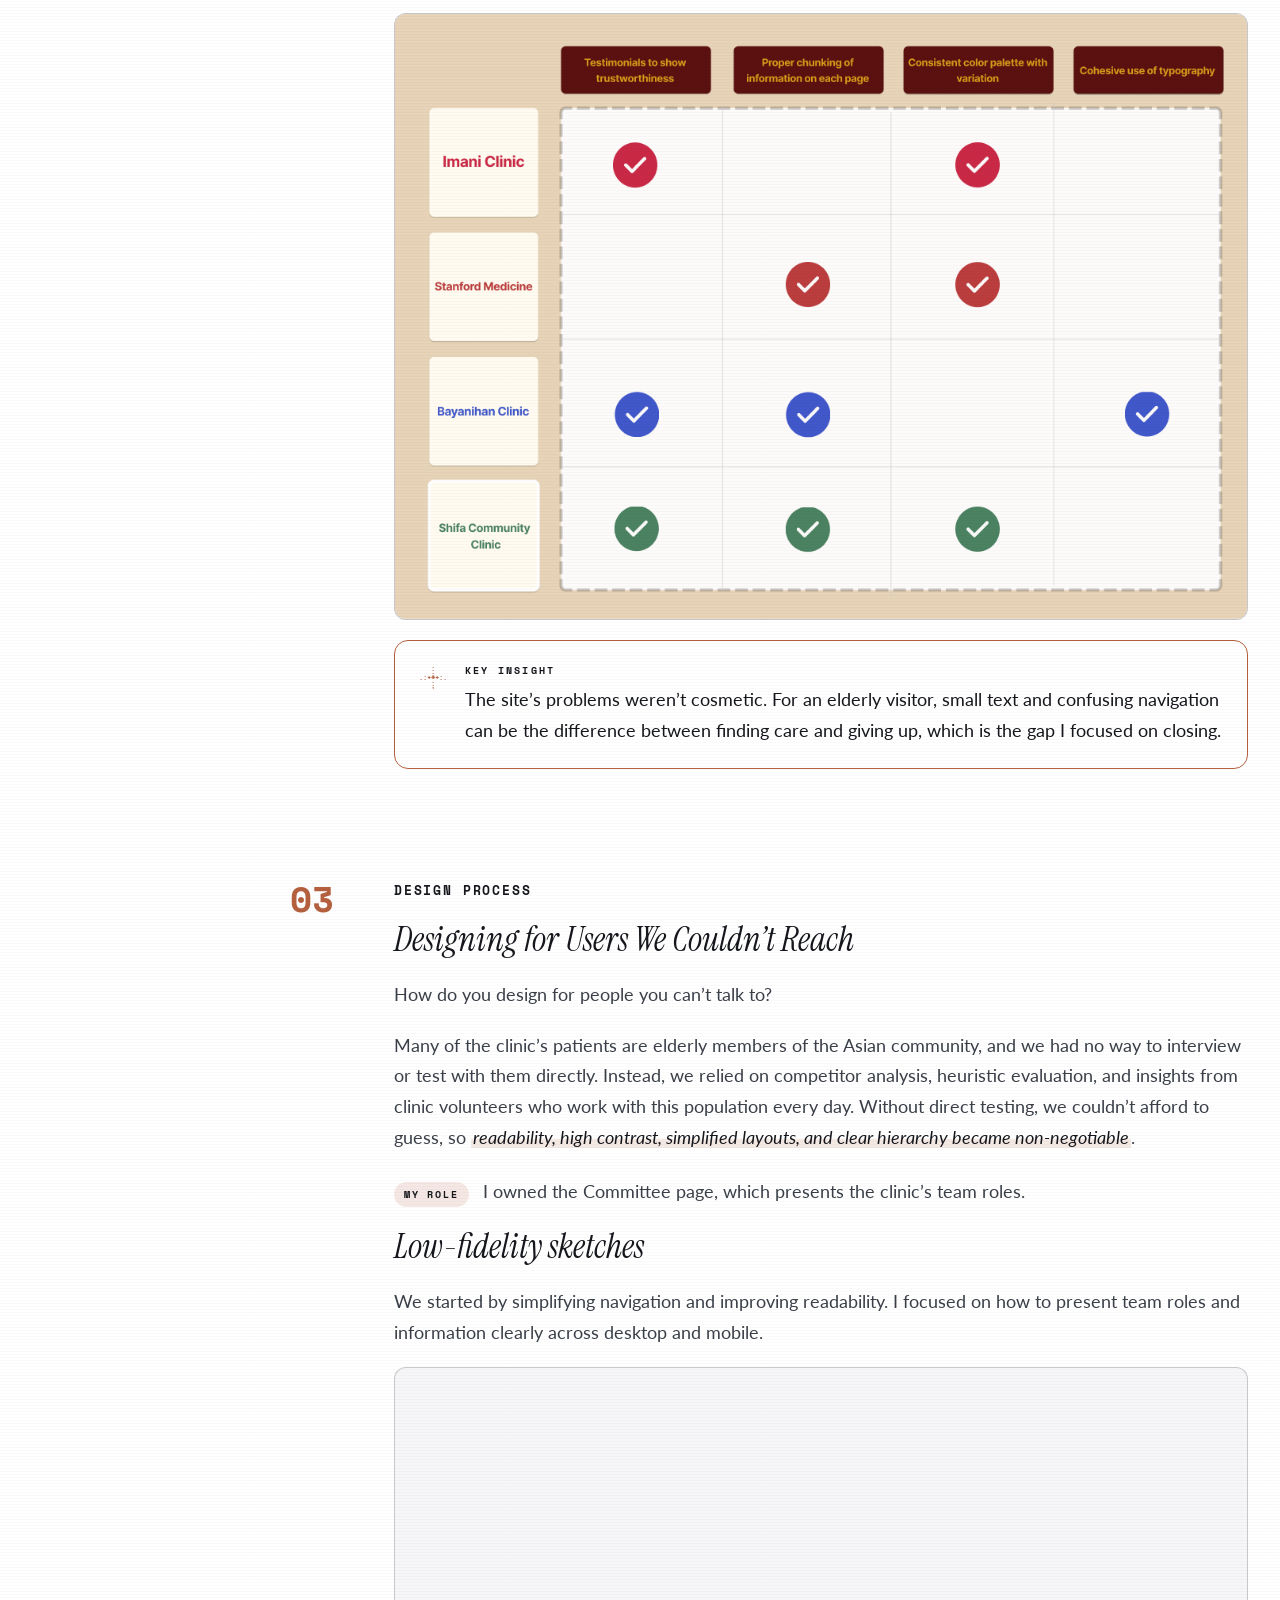
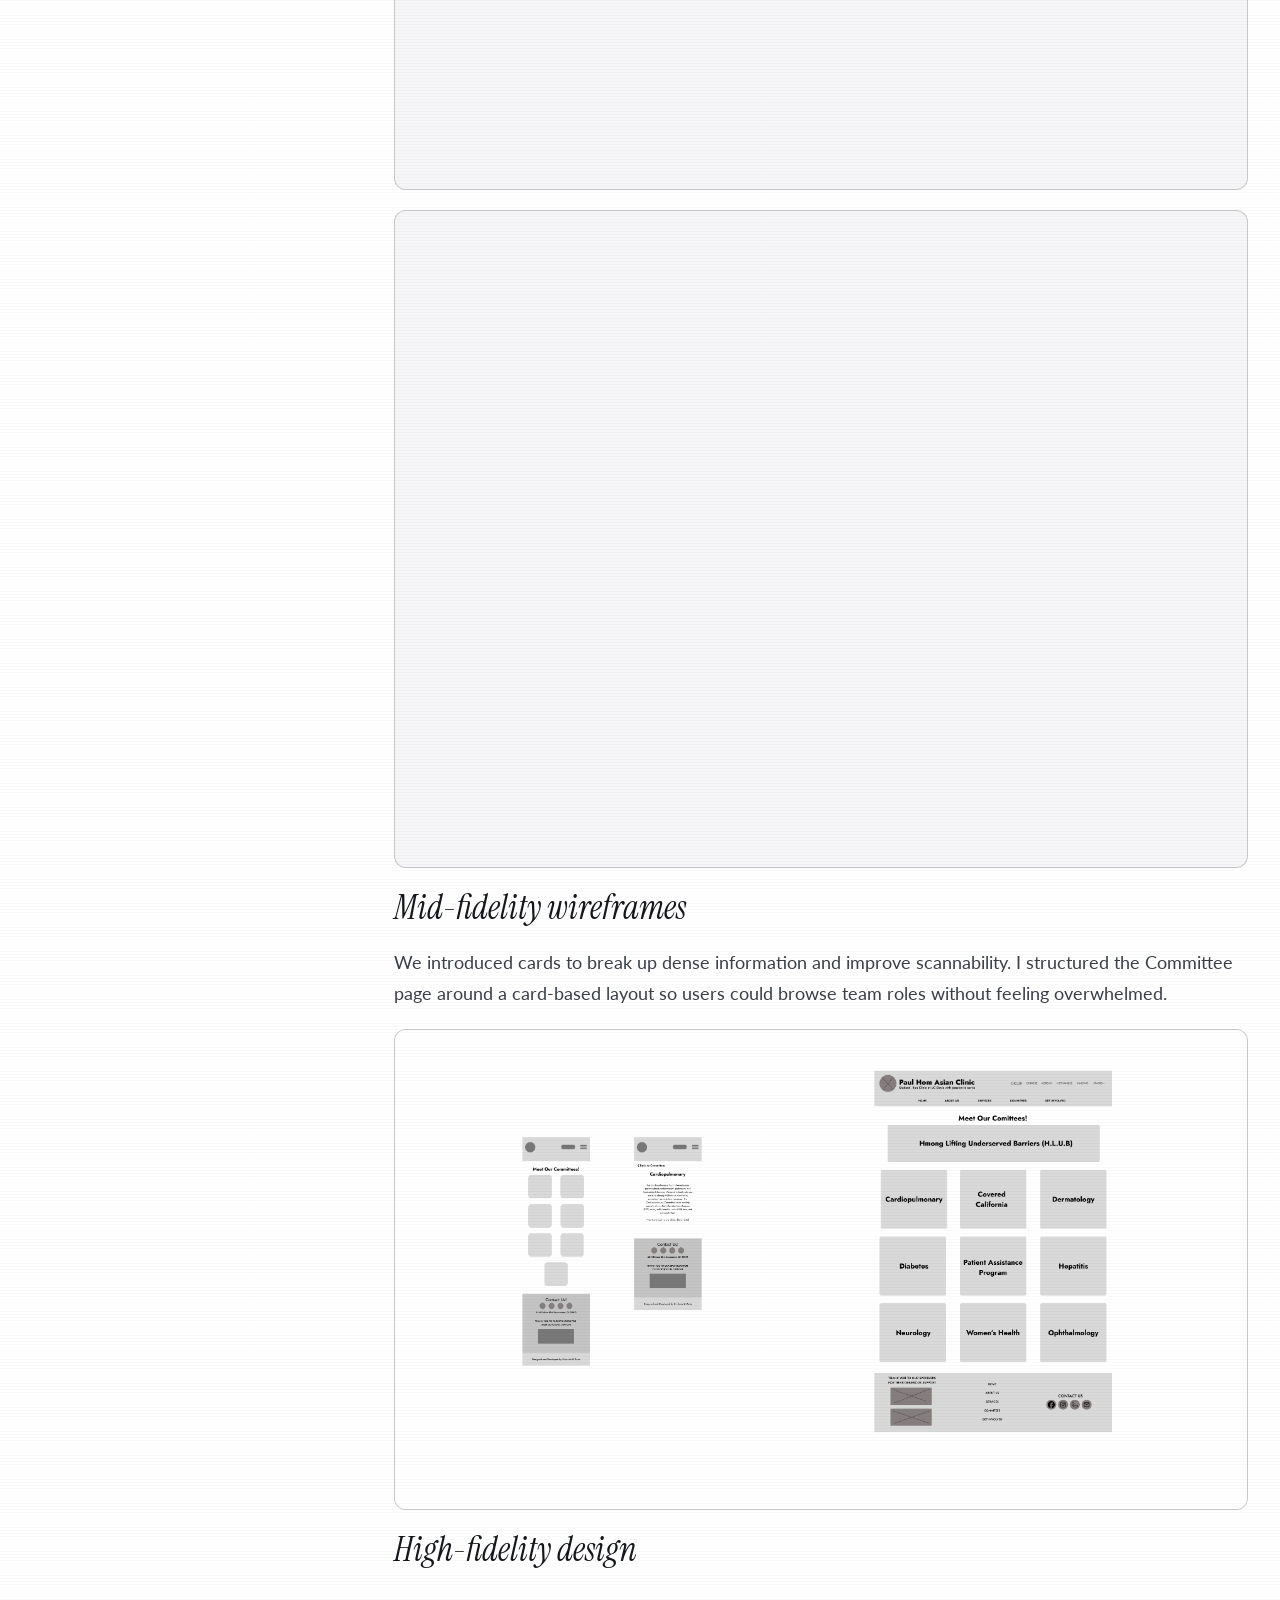
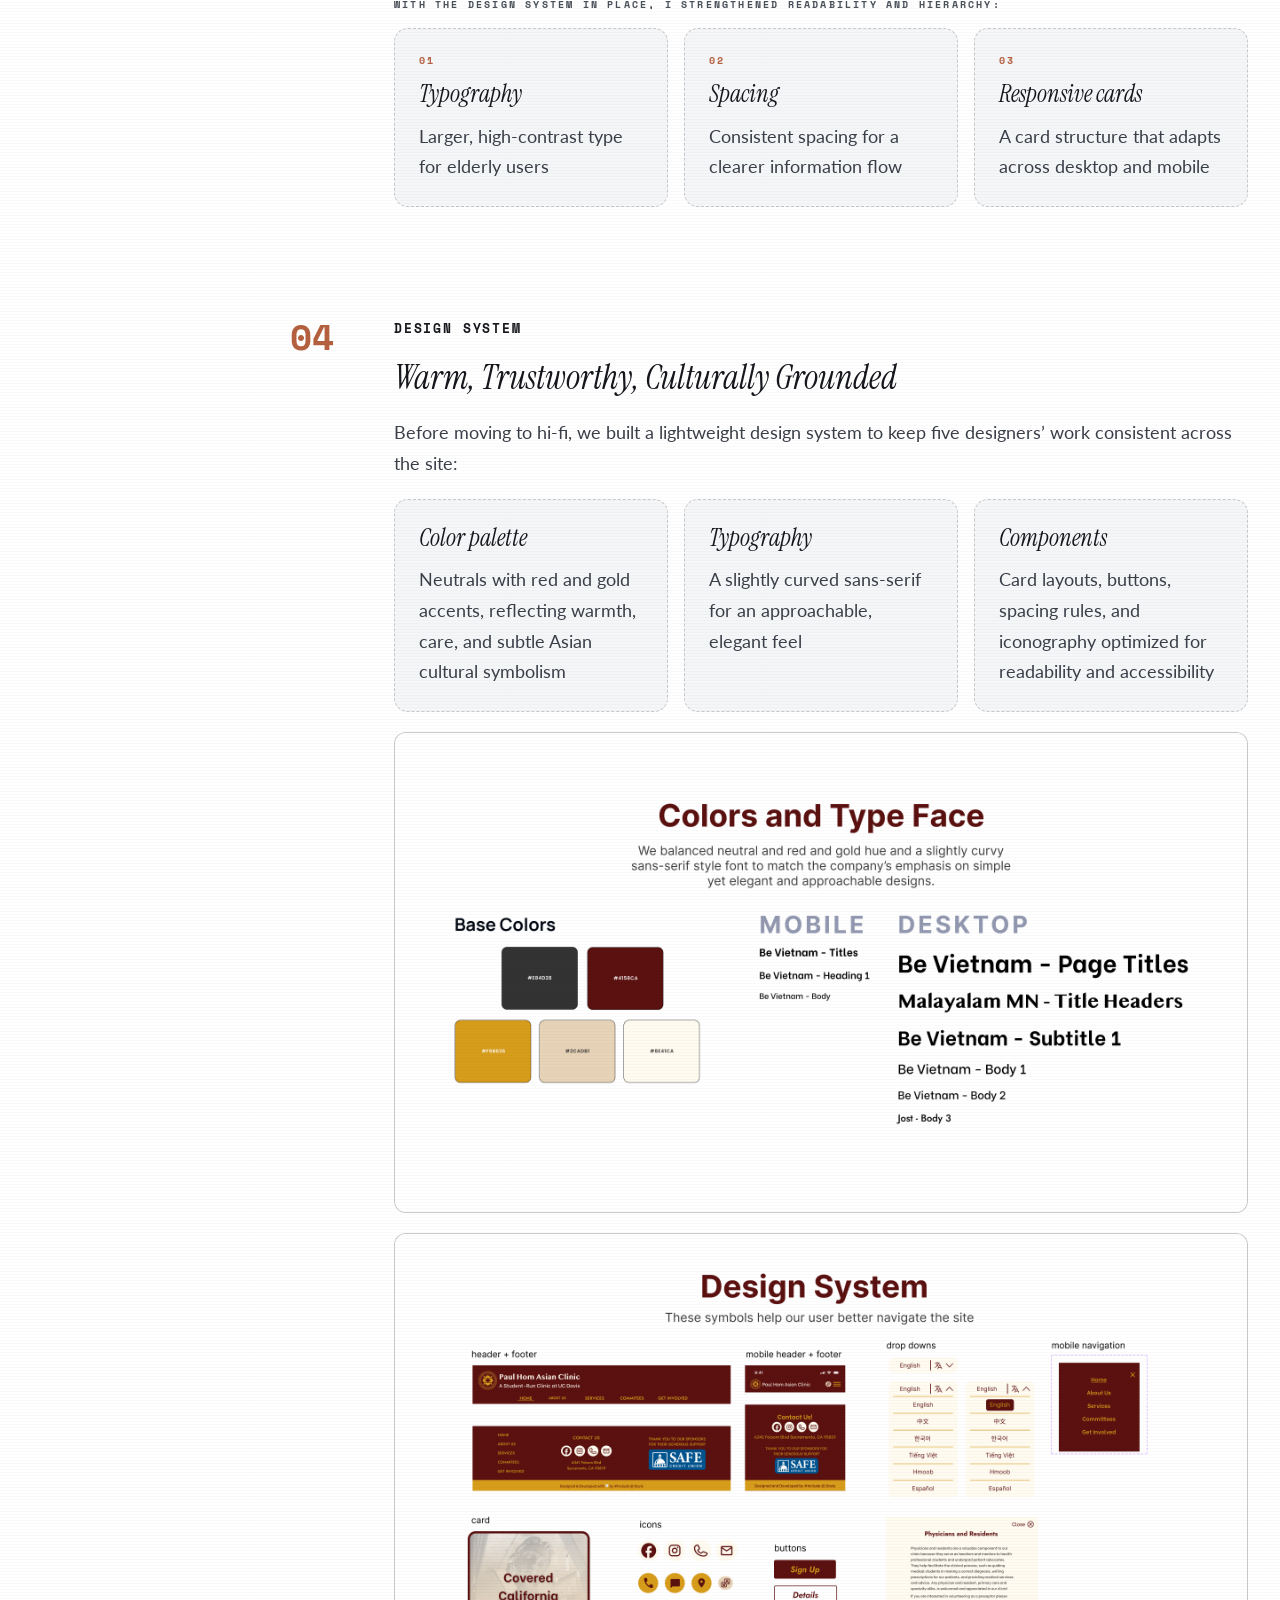
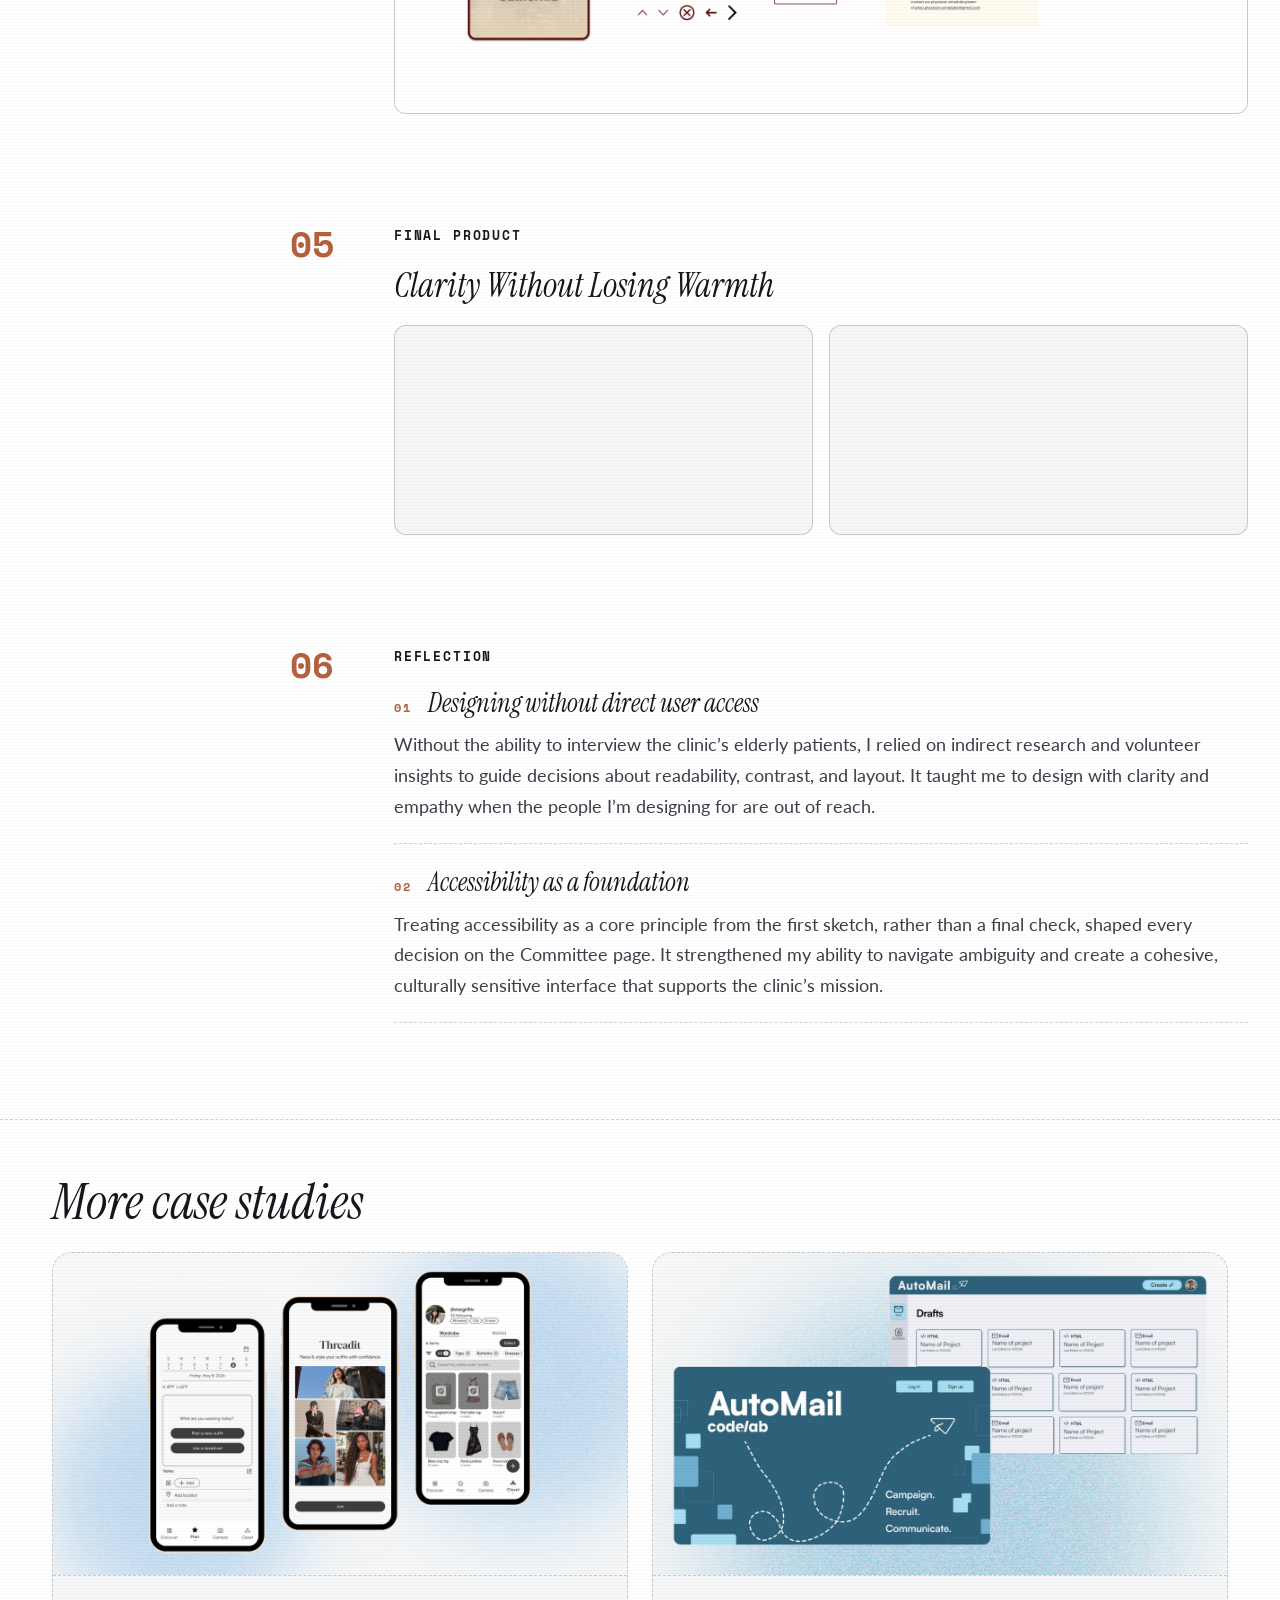
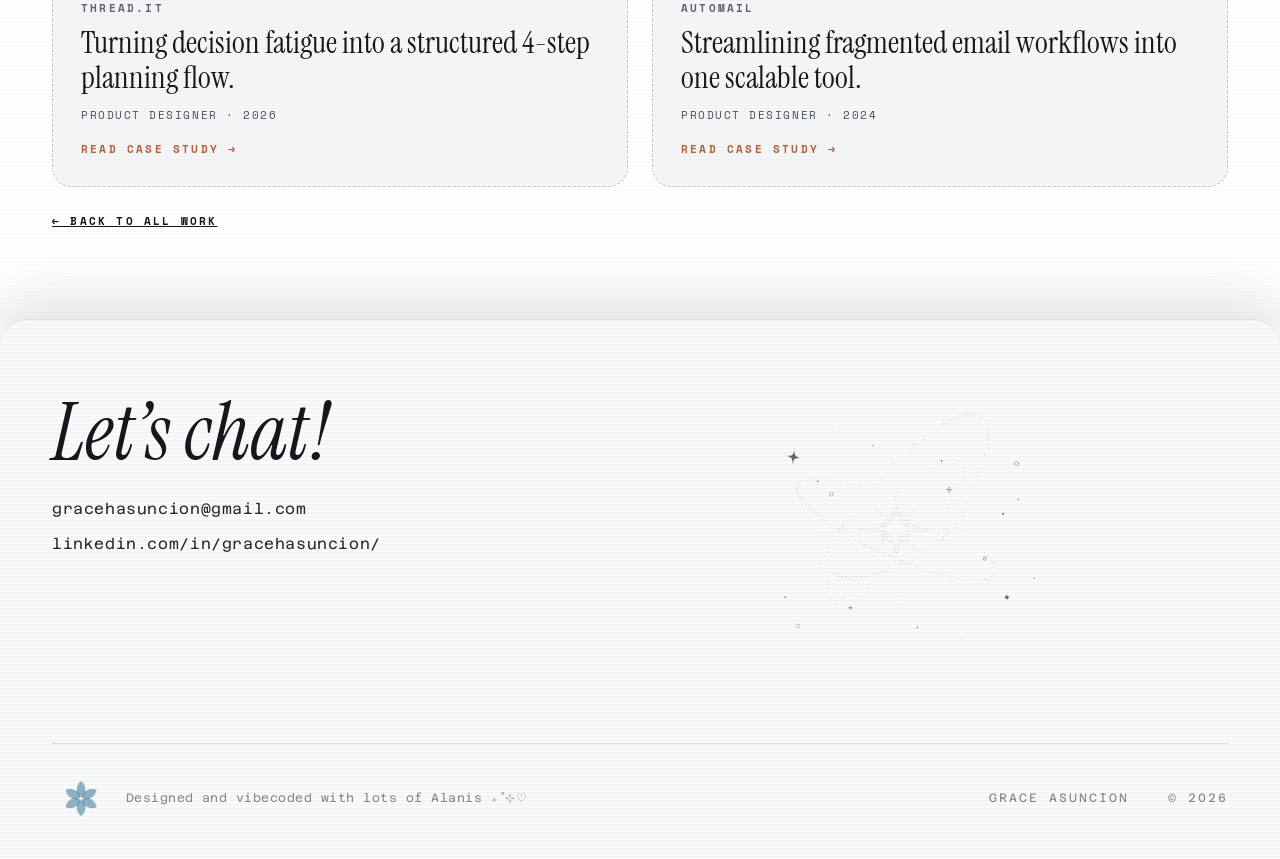
<file: paul-hom.html>
<!DOCTYPE html>
<!-- Case study page. Content lives in content/paul-hom.js. Layout: case-study-assets/ -->
<html lang="en" data-case-study="paul-hom">
<head>
<meta charset="UTF-8">
<meta name="viewport" content="width=device-width, initial-scale=1.0">
<title>Paul Hom Asian Clinic | Grace Asuncion</title>
<meta name="description" content="A refreshed, accessible website for a student-run clinic serving underserved Asian communities. A case study by Grace Asuncion.">
<link rel="icon" href="media/favicon.png" type="image/png">
<link rel="preconnect" href="https://fonts.googleapis.com">
<link rel="preconnect" href="https://fonts.gstatic.com" crossorigin>
<link rel="stylesheet" href="https://fonts.googleapis.com/css2?family=Instrument+Serif:ital@0;1&family=Space+Mono:wght@400;700&family=Azeret+Mono:ital,wght@0,100..900;1,100..900&family=Lato:ital,wght@0,100;0,300;0,400;0,700;0,900;1,100;1,300;1,400;1,700;1,900&display=swap">
<link rel="stylesheet" href="styles.css">
<link rel="stylesheet" href="case-study-assets/case-study.css">
<script src="script.js" defer></script>
<script src="case-study-assets/components.js" defer></script>
<script src="case-study-assets/case-study.js" defer></script>
</head>
<body class="is-page-enter">
<a class="skip-link" href="#cs-main">SKIP TO CONTENT</a>
<nav class="site-nav cosmos-nav cs-site-nav" aria-label="Primary"></nav>
<div class="cs-page">
  <div class="cs-stars" aria-hidden="true"></div>
  <main id="cs-main" tabindex="-1" style="position:relative;z-index:1"></main>
  <div class="cs-scan scan" aria-hidden="true"></div>
</div>
<div class="stack-end home-page cs-footer-wrap">
  <footer class="site-footer doodle-field" id="contact"></footer>
</div>
<noscript><p style="padding:32px;font-family:monospace">This case study needs JavaScript to load. <a href="work.html">Back to all work</a>.</p><style>body.is-page-enter{opacity:1}</style></noscript>
</body>
</html>
</file>
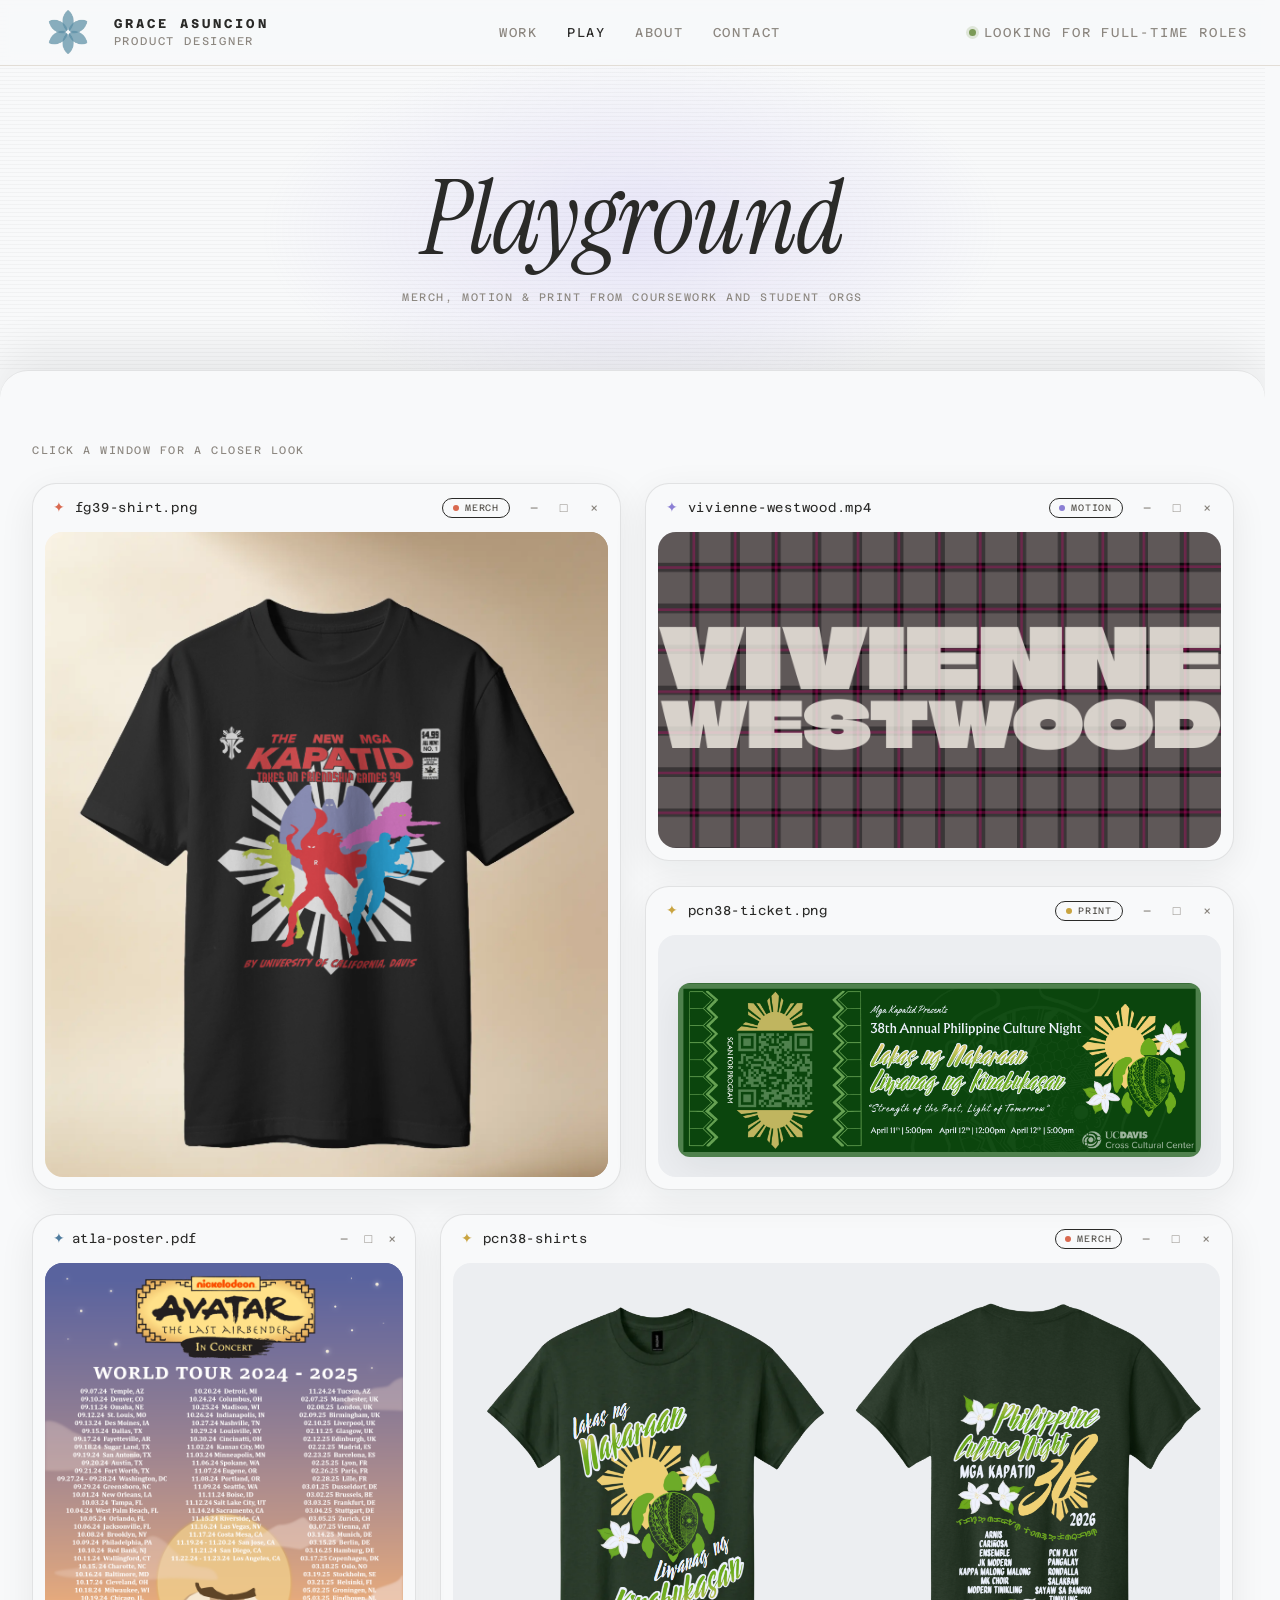
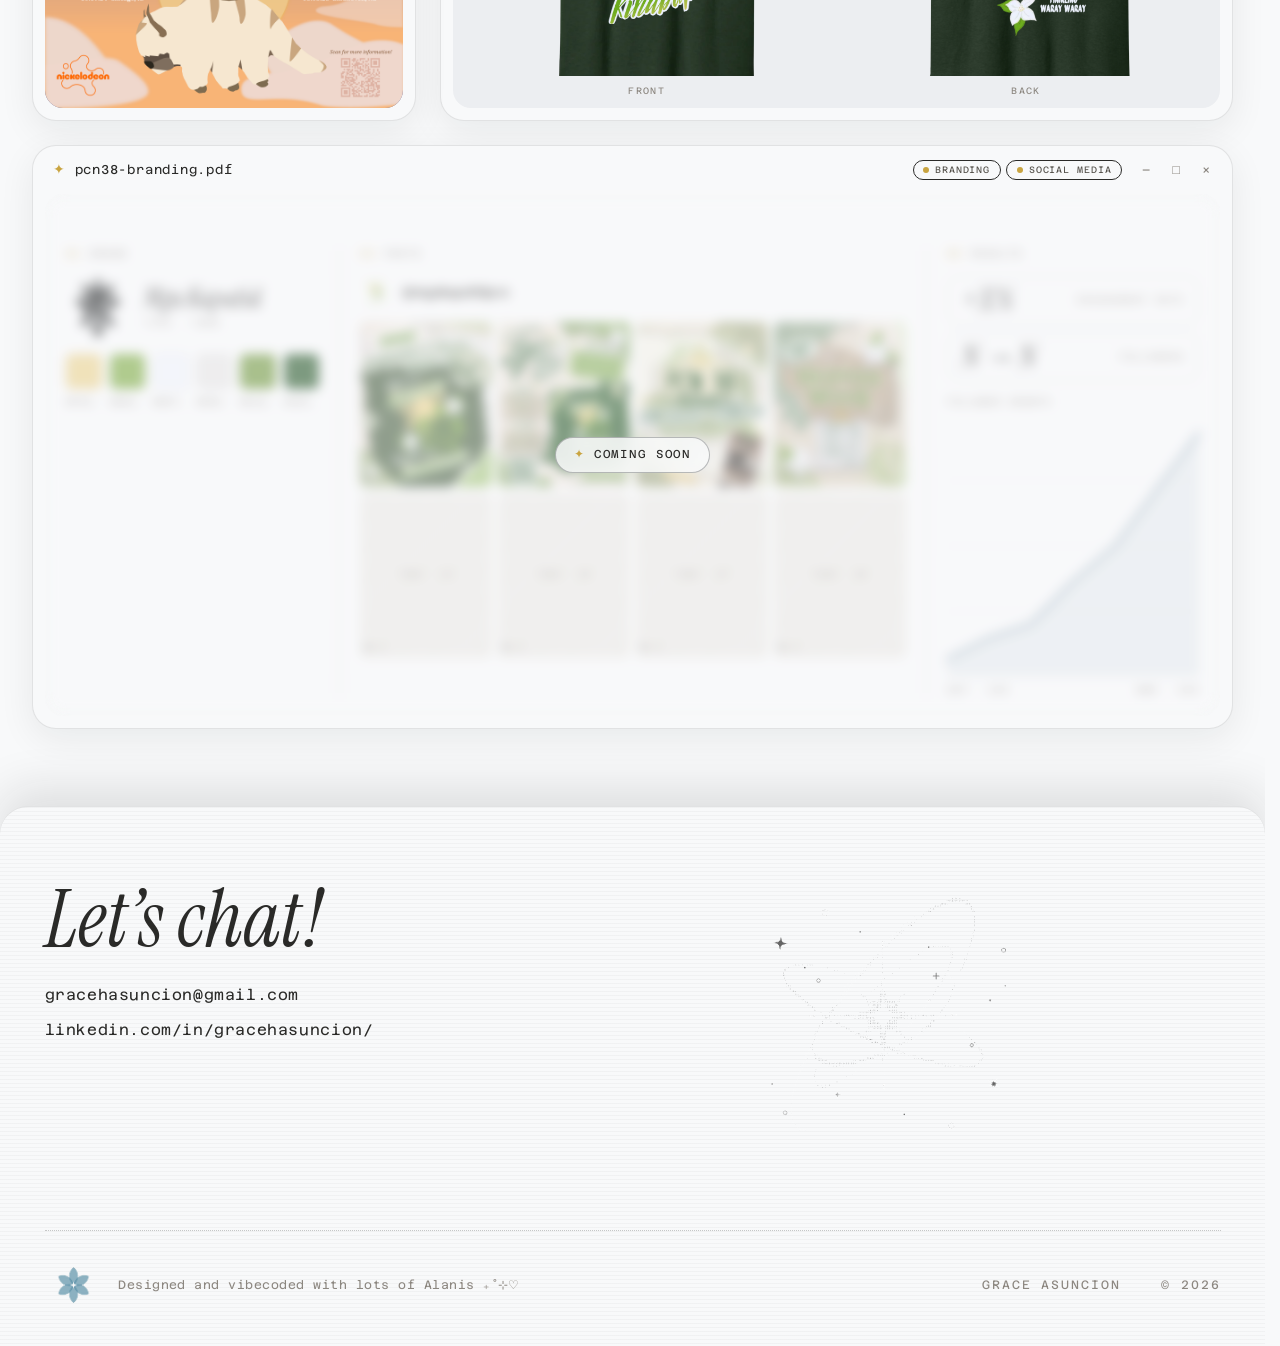
<file: play.html>
<!DOCTYPE html>
<!-- Playground page. Window data lives in content/playground.js. Layout: playground-assets/ -->
<html lang="en">
<head>
<meta charset="UTF-8">
<meta name="viewport" content="width=device-width, initial-scale=1.0">
<title>Play | Grace Asuncion</title>
<meta name="description" content="Playground: merch, motion graphics, branding and print design side projects by Grace Asuncion.">
<link rel="icon" href="media/favicon.png" type="image/png">
<link rel="preconnect" href="https://fonts.googleapis.com">
<link rel="preconnect" href="https://fonts.gstatic.com" crossorigin>
<link href="https://fonts.googleapis.com/css2?family=Instrument+Serif:ital@0;1&family=Azeret+Mono:ital,wght@0,100..900;1,100..900&family=Lato:ital,wght@0,100;0,300;0,400;0,700;0,900;1,100;1,300;1,400;1,700;1,900&display=swap" rel="stylesheet">
<link rel="stylesheet" href="styles.css">
<link rel="stylesheet" href="playground-assets/playground.css">

<script src="script.js" defer></script>
<script src="content/playground.js" defer></script>
<script src="playground-assets/playground.js" defer></script>
</head>
<body class="is-page-enter work-page playground-page">

<nav class="site-nav cosmos-nav">
  <div class="cosmos-nav-inner">
    <a href="index.html" class="brand cosmos-brand">
      <img src="media/flower-logo.png" alt="" class="brand-logo" aria-hidden="true">
      <span class="cosmos-brand-text">
        <span class="cosmos-brand-name">GRACE ASUNCION</span>
        <span class="cosmos-brand-role">PRODUCT DESIGNER</span>
      </span>
    </a>
    <div class="cosmos-nav-links">
      <a href="work.html" class="nav-link">Work</a>
      <a href="play.html" class="nav-link is-active" aria-current="page">Play</a>
      <a href="about.html" class="nav-link">About</a>
      <a href="#contact" class="nav-link">Contact</a>
    </div>
    <p class="cosmos-status"><span class="cosmos-status-dot" aria-hidden="true"></span>LOOKING FOR FULL-TIME ROLES</p>
  </div>
</nav>

<header class="work-hero">
  <h1 class="work-title">Playground</h1>
  <p class="work-lede">Merch, motion &amp; print from coursework and student orgs</p>
</header>

<main class="work-main">
  <section class="work-section" aria-label="Playground projects">
    <p class="pg-hint">Click a window for a closer look</p>

    <!-- Windows are rendered from content/playground.js -->
    <div class="pg-stage" data-stage></div>
    <noscript><p class="pg-hint">The playground needs JavaScript to load its windows.</p><style>body.is-page-enter{opacity:1}</style></noscript>
  </section>
</main>

<div class="stack-end home-page page-footer-wrap">
<footer class="site-footer doodle-field" id="contact">
  <div class="doodle footer-ascii" style="top:12%; right:14%; --r:-4deg;">
    <img src="media/hero.gif" alt="" aria-hidden="true">
  </div>

  <div class="wrap footer-inner">
    <div class="footer-lead">
      <h2 class="footer-headline">Let&rsquo;s chat!</h2>

      <div class="footer-contact-list">
        <a href="mailto:gracehasuncion@gmail.com">gracehasuncion@gmail.com</a>
        <a href="https://www.linkedin.com/in/gracehasuncion/">linkedin.com/in/gracehasuncion/</a>
      </div>
    </div>

    <div class="footer-bottom-row">
      <img src="media/flower-logo.png" alt="Grace Asuncion" class="footer-logo">
      <p class="footer-credit">Designed and vibecoded with lots of Alanis ₊˚⊹♡</p>
      <p class="footer-signature">Grace Asuncion &nbsp;&nbsp; &copy; 2026</p>
    </div>
  </div>
</footer>
</div>

</body>
</html>
</file>
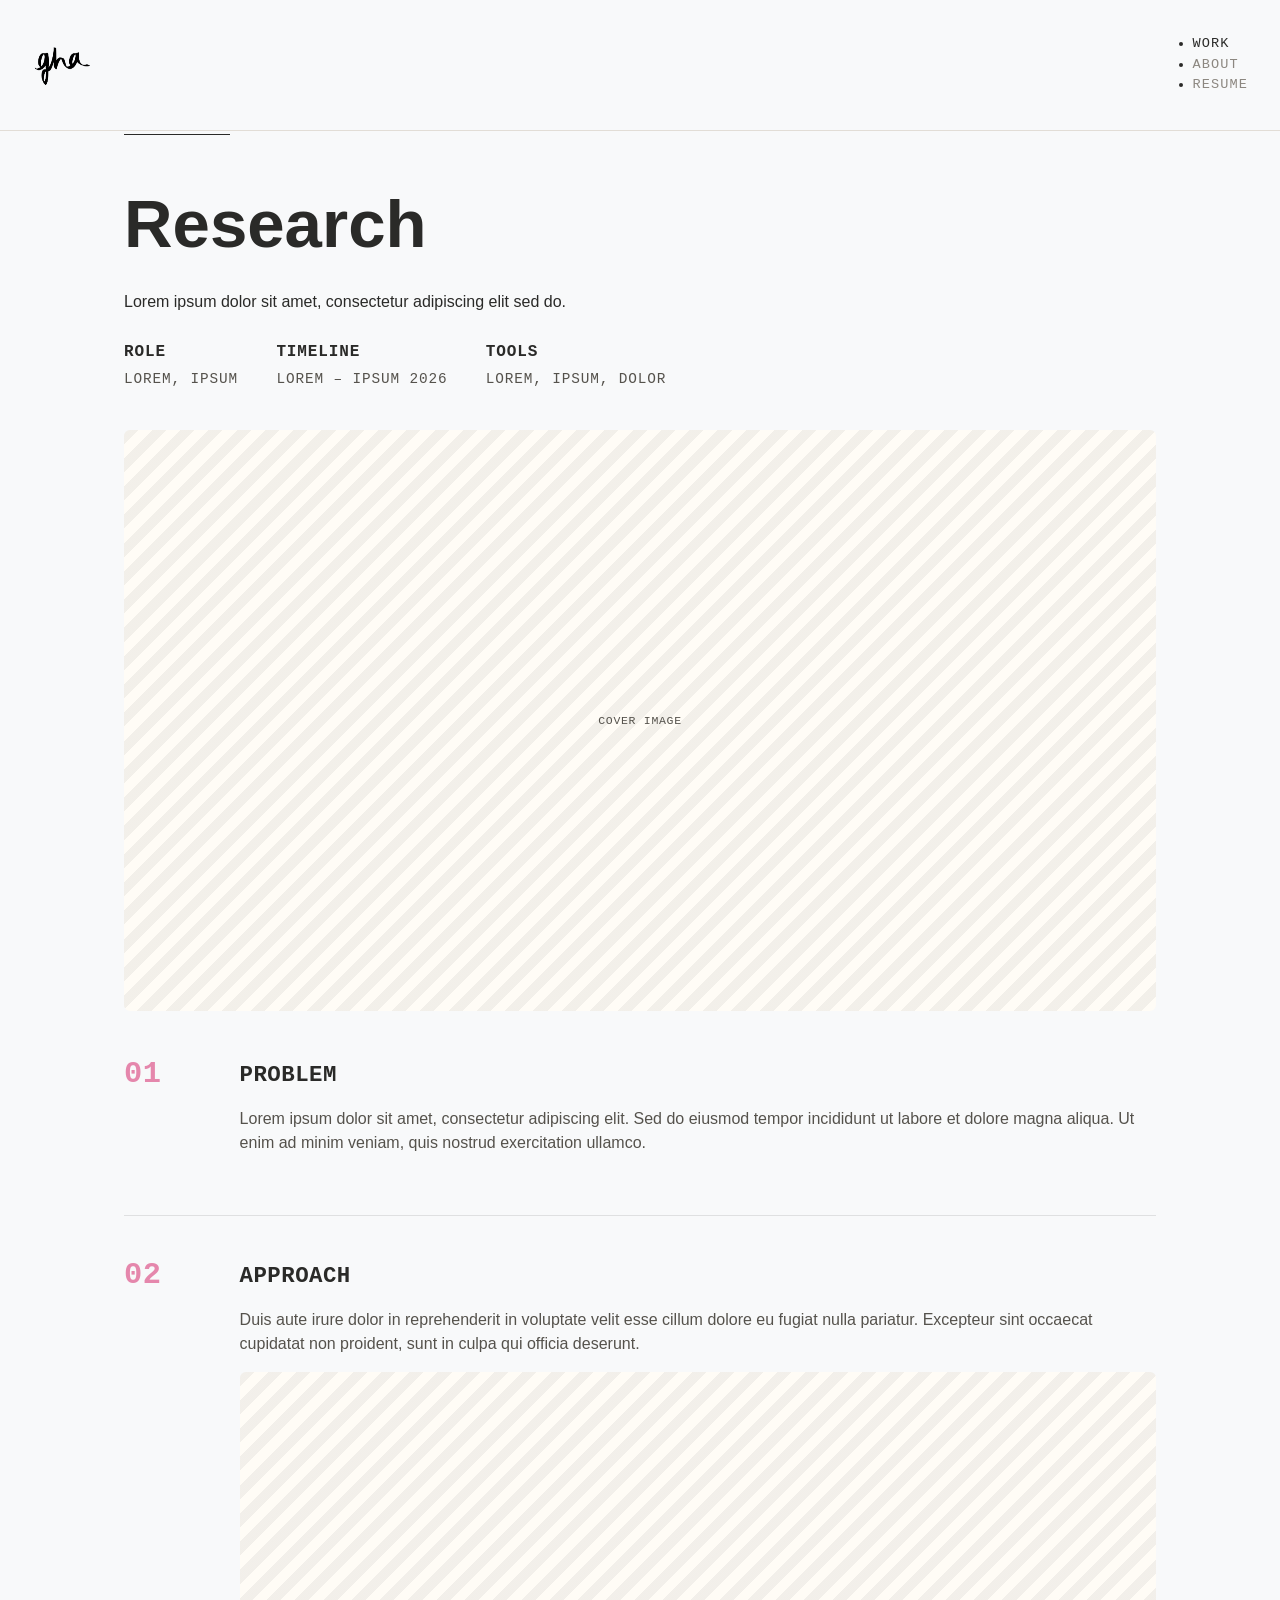
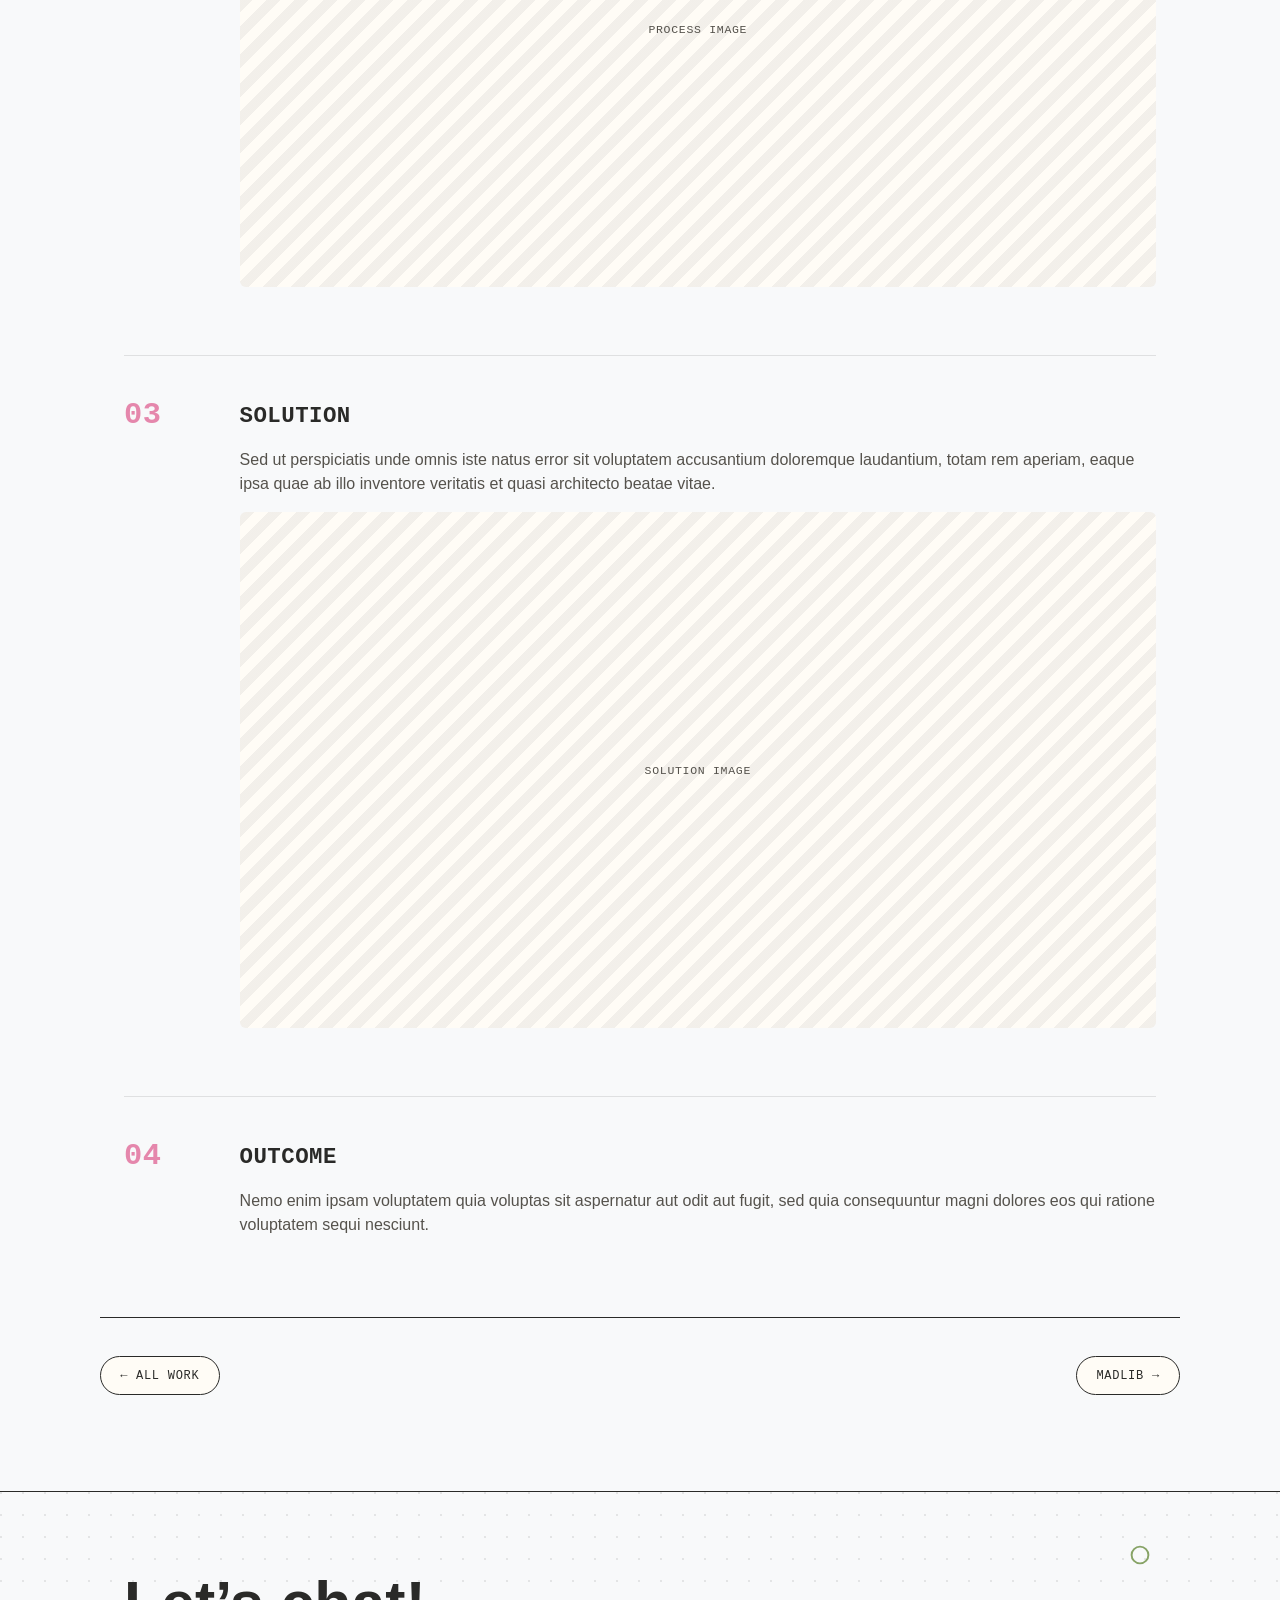
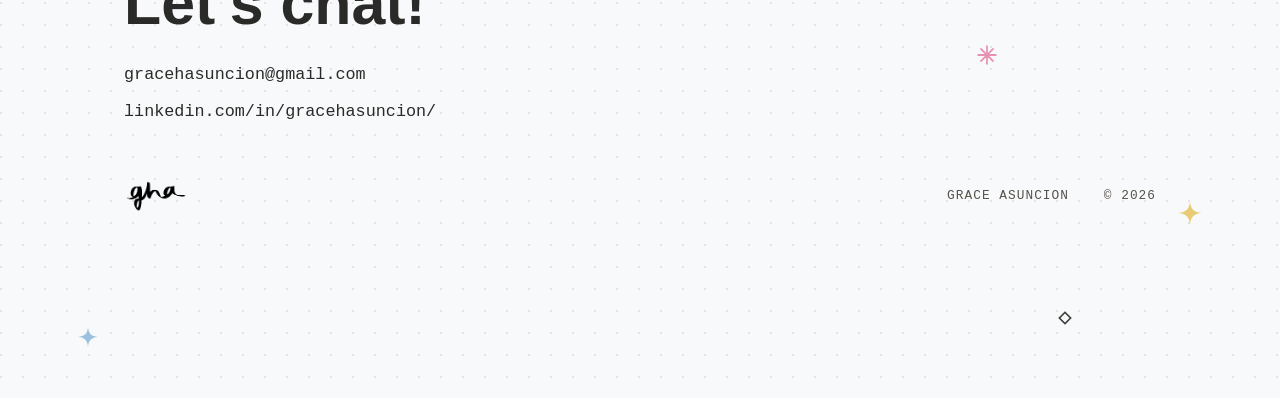
<file: research.html>
<!DOCTYPE html>
<html lang="en">
<head>
<meta charset="UTF-8">
<meta name="viewport" content="width=device-width, initial-scale=1.0">
<title>Research — Grace Asuncion</title>
<link rel="icon" href="favicon.svg" type="image/svg+xml">
<link rel="preconnect" href="https://fonts.googleapis.com">
<link rel="preconnect" href="https://fonts.gstatic.com" crossorigin>
<link href="https://fonts.googleapis.com/css2?family=Dancing+Script:wght@400..700&family=Space+Mono:wght@400;700&family=Work+Sans:wght@400;500;600&display=swap" rel="stylesheet">
<link rel="stylesheet" href="styles.css">

<script src="script.js" defer></script>
</head>
<body>

<nav class="site-nav">
  <div class="nav-inner">
    <a href="portfolio.html" class="brand">
      <img src="media/logo.png" alt="Grace Asuncion" class="brand-logo">
    </a>
    <ul>
      <li><a href="portfolio.html#work" class="nav-link is-active">Work</a></li>
      <li><a href="portfolio.html#about" class="nav-link">About</a></li>
      <li><a href="portfolio.html#contact" class="nav-link">Resume</a></li>
    </ul>
  </div>
</nav>

<header class="project-hero doodle-field wrap">
  <div class="doodle" style="top:0%; right:4%; width:30px; height:30px; --r:-10deg;">
    <svg viewBox="0 0 40 40" fill="var(--blue-deep)"><path d="M20 2 C21 14 26 19 38 20 C26 21 21 26 20 38 C19 26 14 21 2 20 C14 19 19 14 20 2 Z"/></svg>
  </div>

  <a href="portfolio.html#work" class="back-link">&larr; Back to work</a>

  <h1 class="project-title">Research</h1>

  <p class="hero-tagline">Lorem ipsum dolor sit amet, consectetur adipiscing elit sed do.</p>

  <div class="project-meta">
    <span><strong>Role</strong>Lorem, Ipsum</span>
    <span><strong>Timeline</strong>Lorem &ndash; Ipsum 2026</span>
    <span><strong>Tools</strong>Lorem, Ipsum, Dolor</span>
  </div>
</header>

<main class="wrap">
  <div class="placeholder-media">Cover image</div>

  <div class="process-steps">
    <div class="step">
      <span class="step-index">01</span>
      <div>
        <h3>Problem</h3>
        <p>Lorem ipsum dolor sit amet, consectetur adipiscing elit. Sed do eiusmod tempor incididunt ut labore et dolore magna aliqua. Ut enim ad minim veniam, quis nostrud exercitation ullamco.</p>
      </div>
    </div>

    <div class="step">
      <span class="step-index">02</span>
      <div>
        <h3>Approach</h3>
        <p>Duis aute irure dolor in reprehenderit in voluptate velit esse cillum dolore eu fugiat nulla pariatur. Excepteur sint occaecat cupidatat non proident, sunt in culpa qui officia deserunt.</p>
        <div class="placeholder-media">Process image</div>
      </div>
    </div>

    <div class="step">
      <span class="step-index">03</span>
      <div>
        <h3>Solution</h3>
        <p>Sed ut perspiciatis unde omnis iste natus error sit voluptatem accusantium doloremque laudantium, totam rem aperiam, eaque ipsa quae ab illo inventore veritatis et quasi architecto beatae vitae.</p>
        <div class="placeholder-media">Solution image</div>
      </div>
    </div>

    <div class="step">
      <span class="step-index">04</span>
      <div>
        <h3>Outcome</h3>
        <p>Nemo enim ipsam voluptatem quia voluptas sit aspernatur aut odit aut fugit, sed quia consequuntur magni dolores eos qui ratione voluptatem sequi nesciunt.</p>
      </div>
    </div>
  </div>
</main>

<nav class="project-nav wrap">
  <a href="portfolio.html#work">&larr; All work</a>
  <a href="madlib.html">Madlib &rarr;</a>
</nav>

<footer class="site-footer doodle-field" id="contact">
  <div class="doodle" style="top:10%; right:10%; width:24px; height:24px; --r:-6deg;">
    <svg viewBox="0 0 20 20" fill="none" stroke="var(--green-deep)" stroke-width="1.6"><circle cx="10" cy="10" r="7"/></svg>
  </div>
  <div class="doodle" style="top:30%; right:22%; width:22px; height:22px; --r:8deg; animation-delay:0.6s;">
    <svg viewBox="0 0 20 20" fill="none" stroke="var(--pink-deep)" stroke-width="1.6" stroke-linecap="round"><path d="M10 2v16M2 10h16M4.5 4.5l11 11M15.5 4.5l-11 11"/></svg>
  </div>
  <div class="doodle" style="bottom:34%; right:6%; width:26px; height:26px; --r:4deg; animation-delay:1.1s;">
    <svg viewBox="0 0 40 40" fill="var(--yellow-deep)"><path d="M20 2 C21 14 26 19 38 20 C26 21 21 26 20 38 C19 26 14 21 2 20 C14 19 19 14 20 2 Z"/></svg>
  </div>
  <div class="doodle" style="bottom:14%; right:16%; width:20px; height:20px; --r:-4deg; animation-delay:1.6s;">
    <svg viewBox="0 0 20 20" fill="none" stroke="var(--ink)" stroke-width="1.6"><rect x="6" y="6" width="8" height="8" transform="rotate(45 10 10)"/></svg>
  </div>
  <div class="doodle" style="bottom:10%; left:6%; width:22px; height:22px; --r:6deg; animation-delay:0.3s;">
    <svg viewBox="0 0 40 40" fill="var(--blue-deep)"><path d="M20 2 C21 14 26 19 38 20 C26 21 21 26 20 38 C19 26 14 21 2 20 C14 19 19 14 20 2 Z"/></svg>
  </div>

  <div class="wrap footer-inner">
    <div class="footer-lead">
      <h2 class="footer-headline">Let&rsquo;s chat!</h2>

      <div class="footer-contact-list">
        <a href="mailto:gracehasuncion@gmail.com">gracehasuncion@gmail.com</a>
        <a href="https://www.linkedin.com/in/gracehasuncion/">linkedin.com/in/gracehasuncion/</a>
      </div>
    </div>

    <div class="footer-bottom-row">
      <img src="media/logo.png" alt="Grace Asuncion" class="footer-logo">
      <p class="footer-signature">Grace Asuncion &nbsp;&nbsp; &copy; 2026</p>
    </div>
  </div>
</footer>

</body>
</html>
</file>
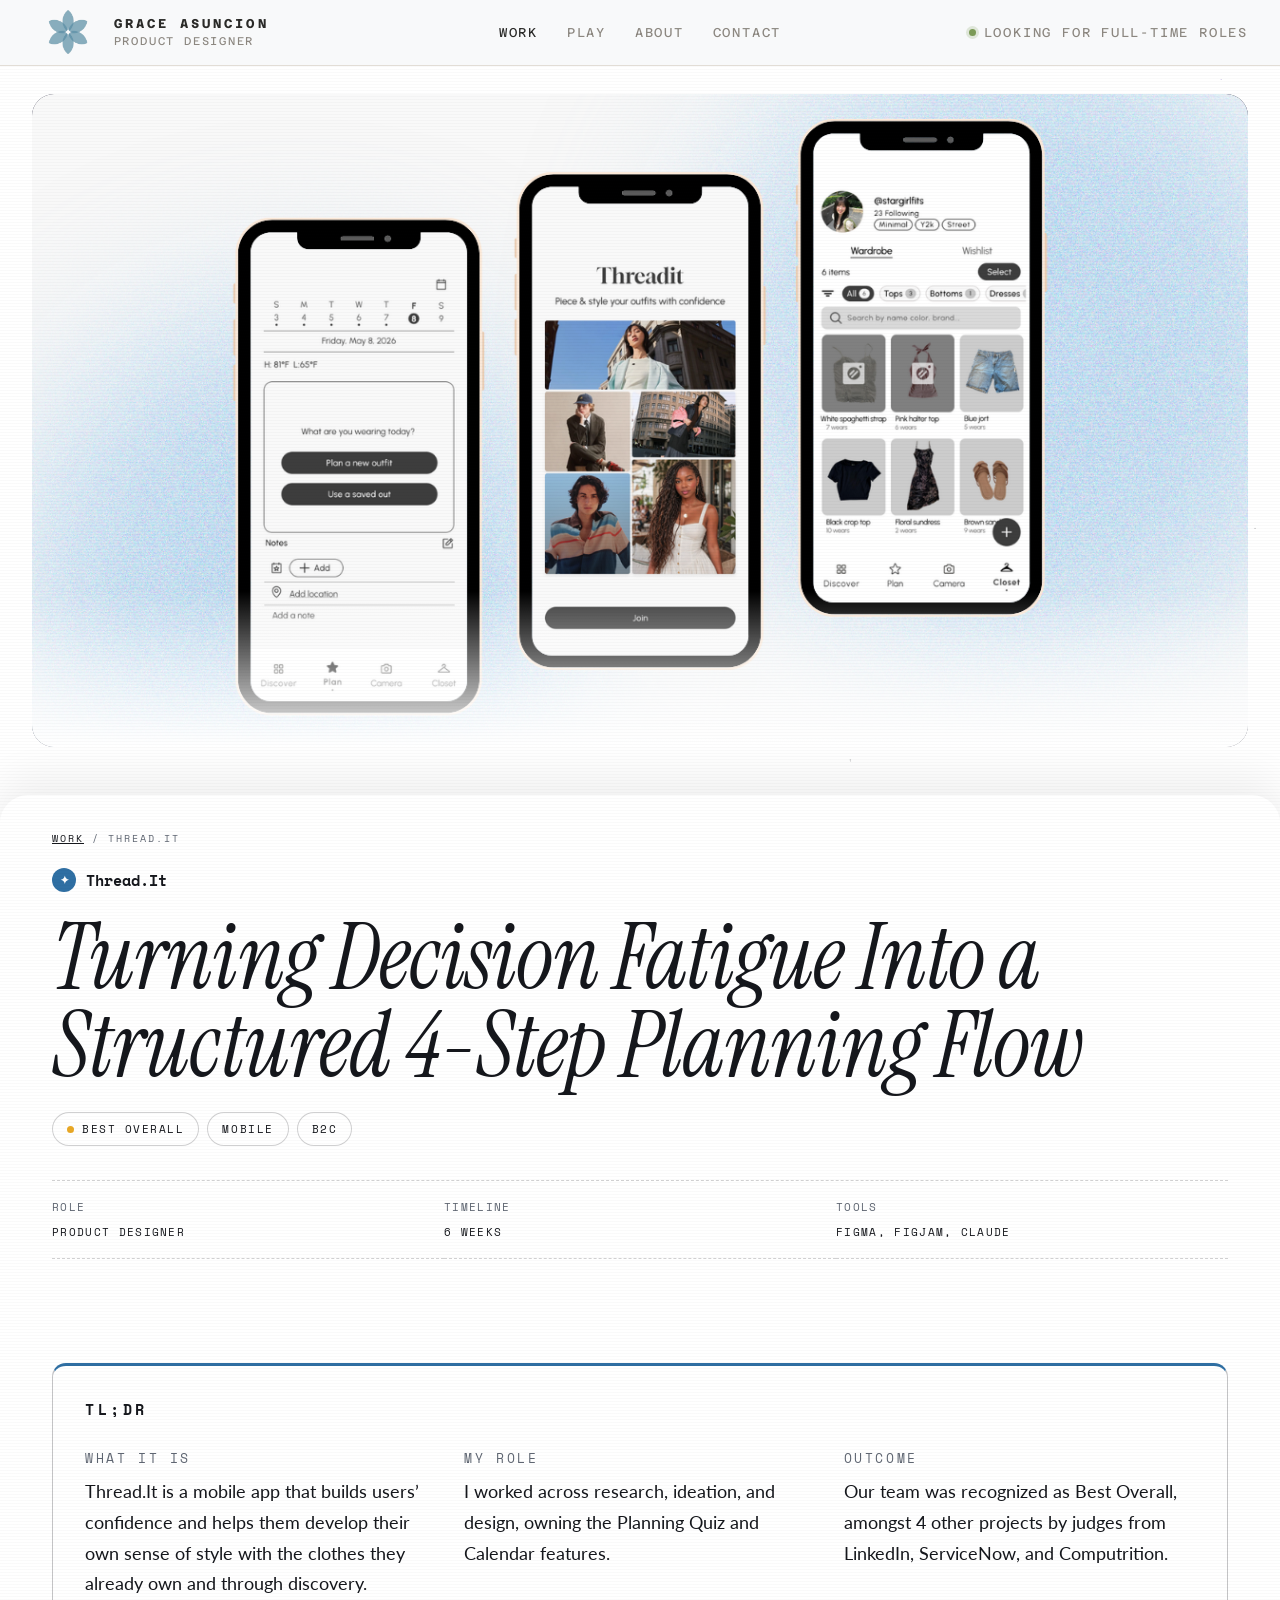
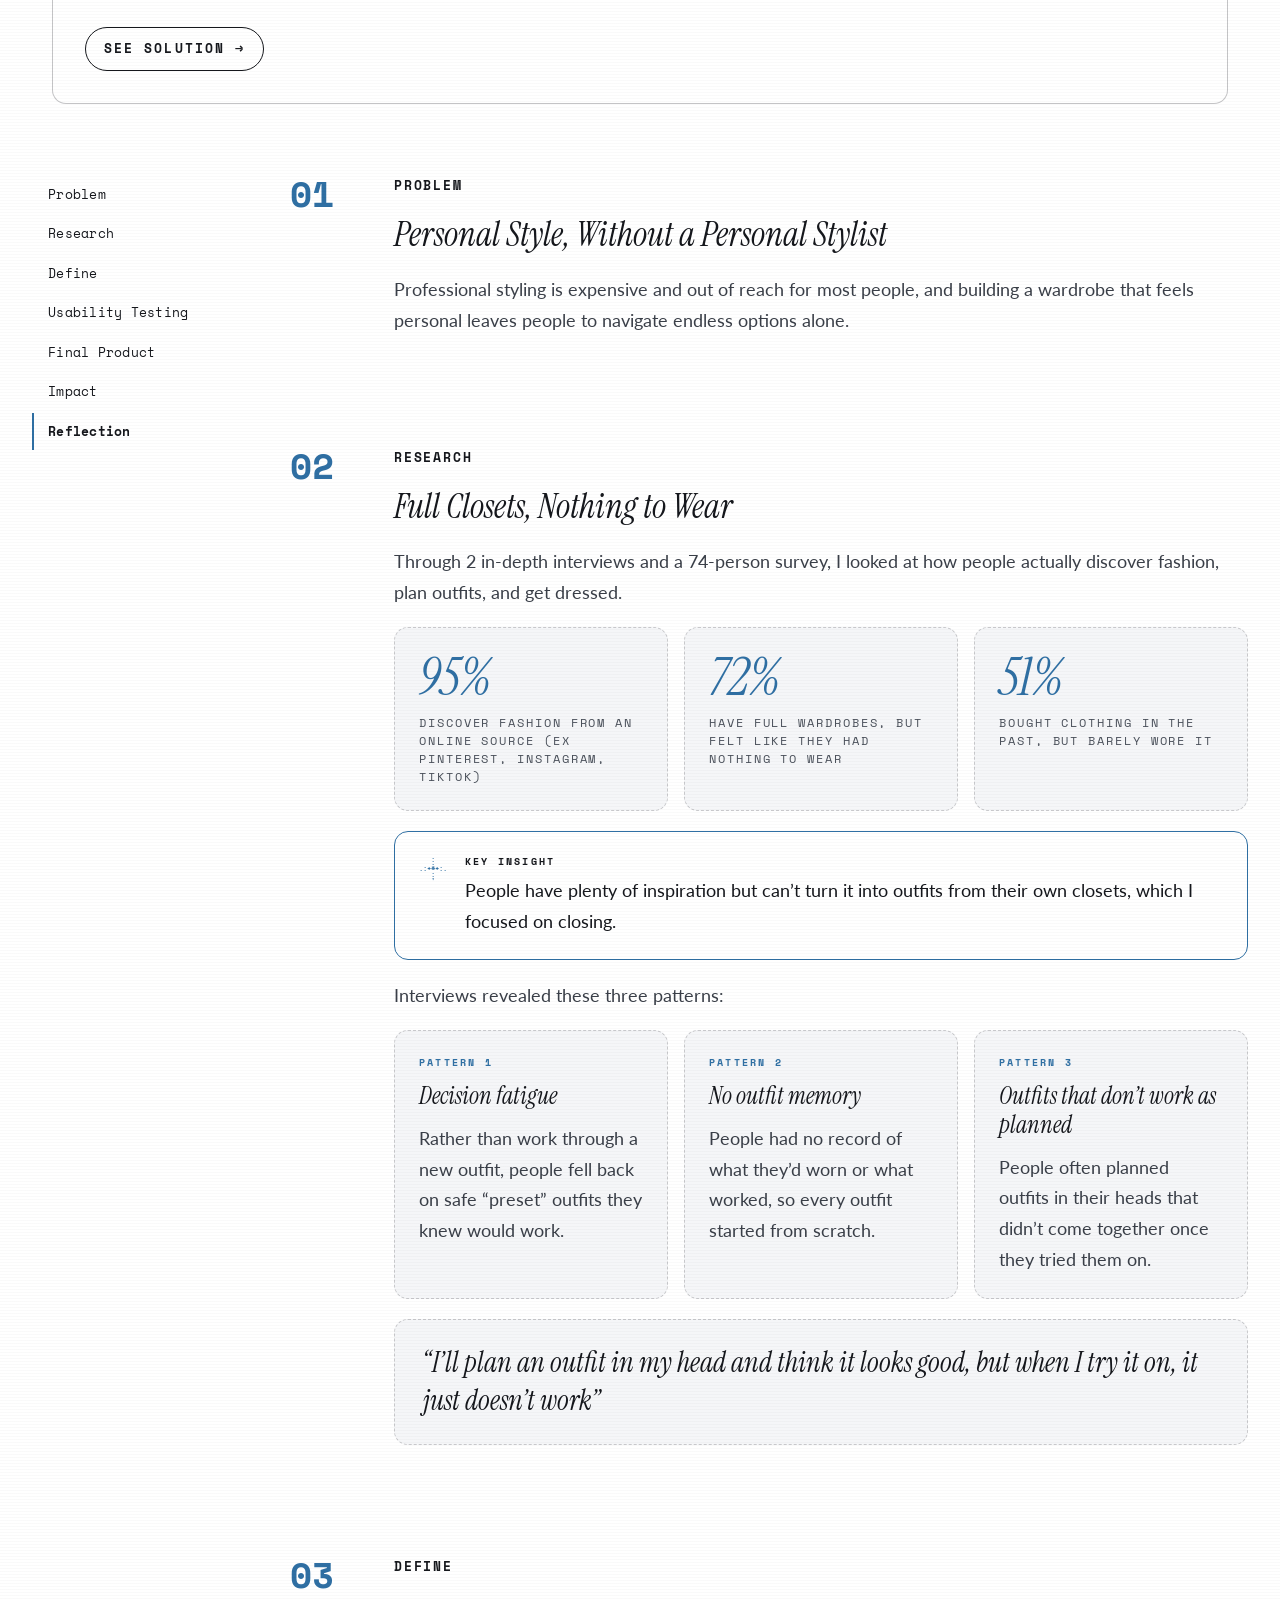
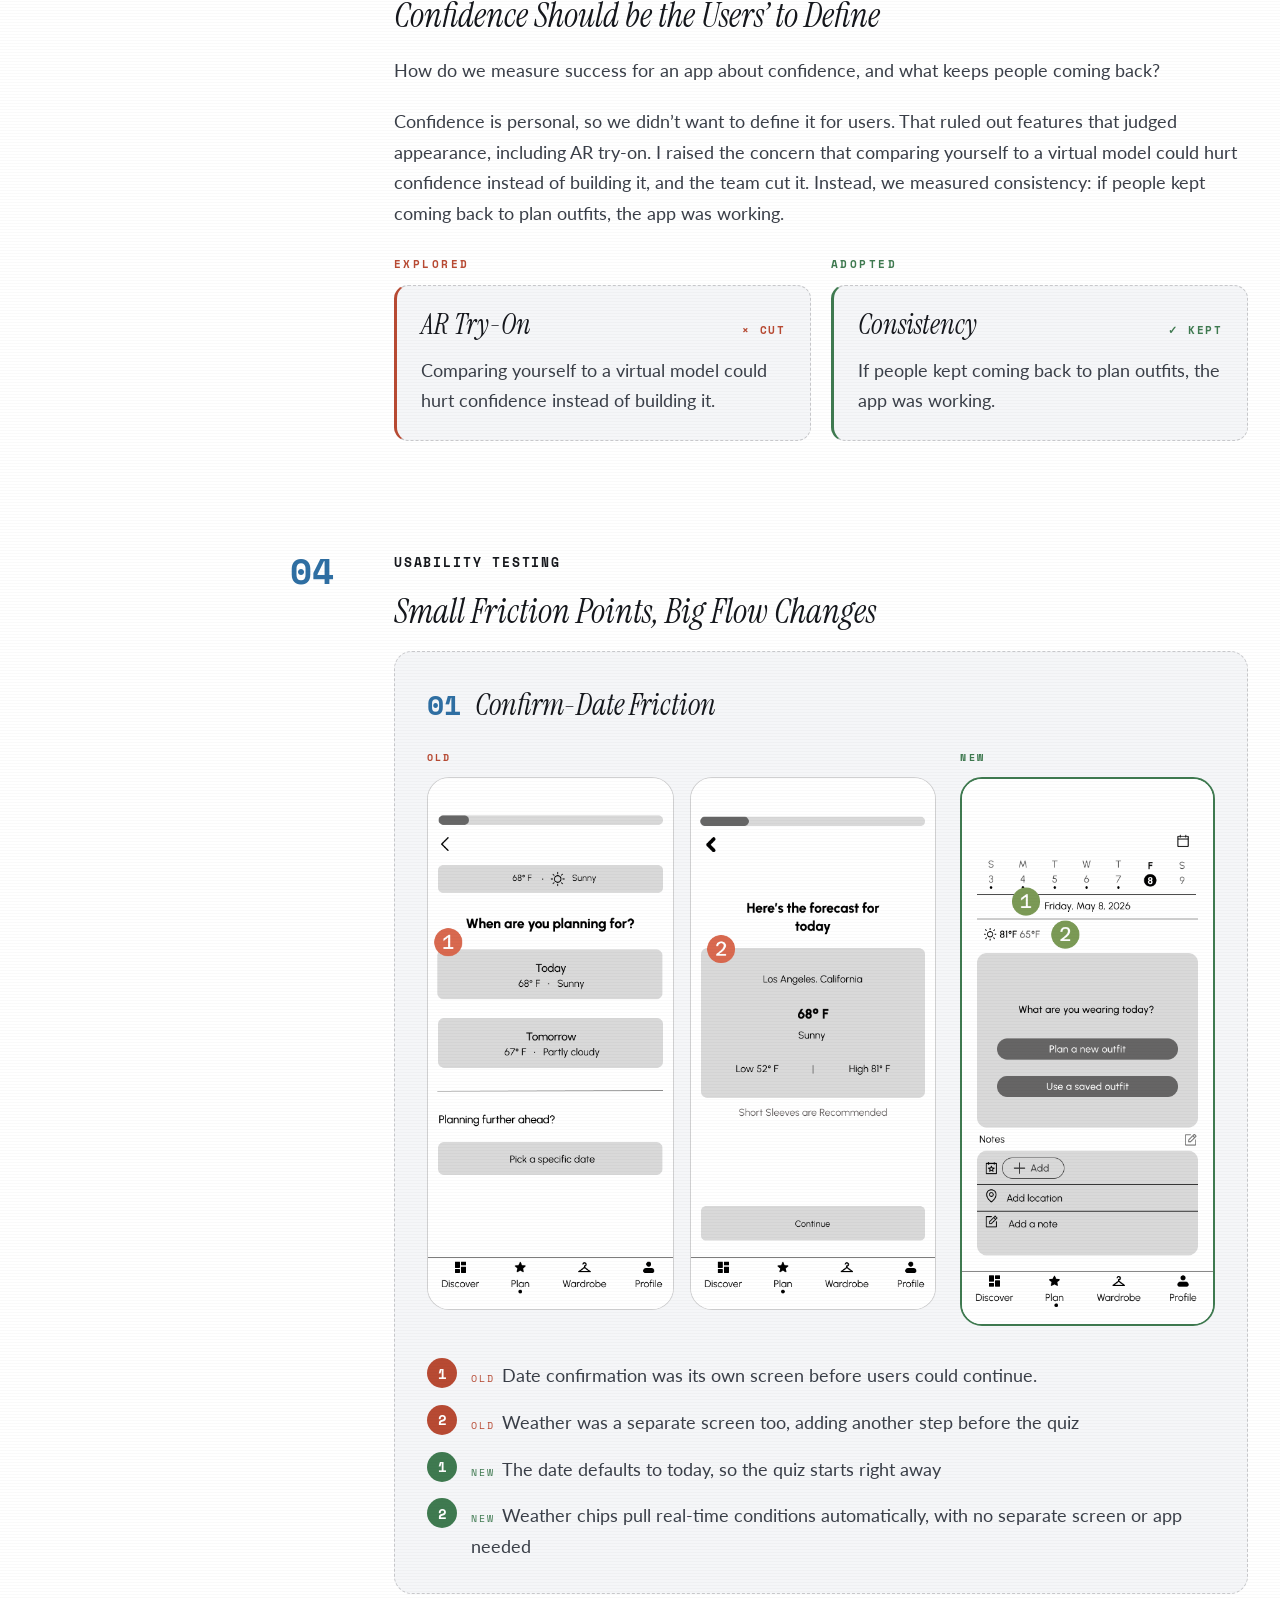
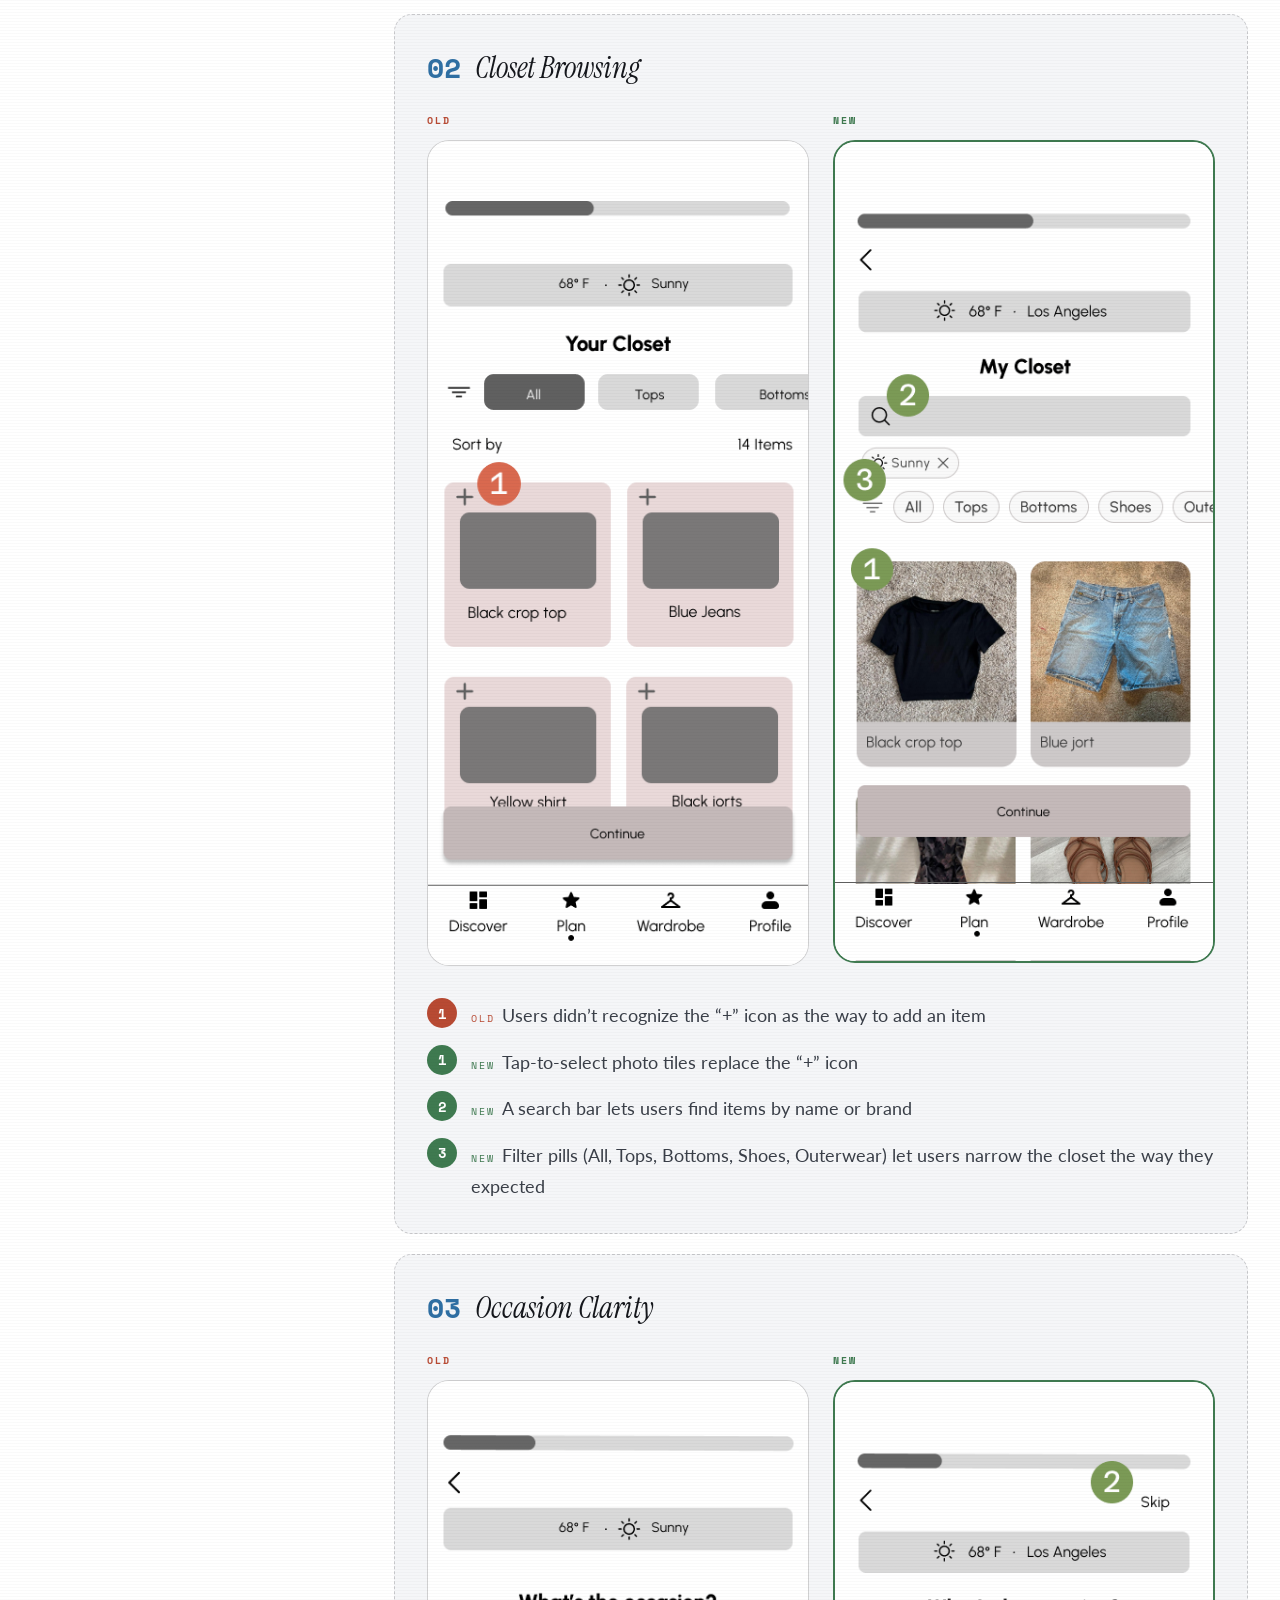
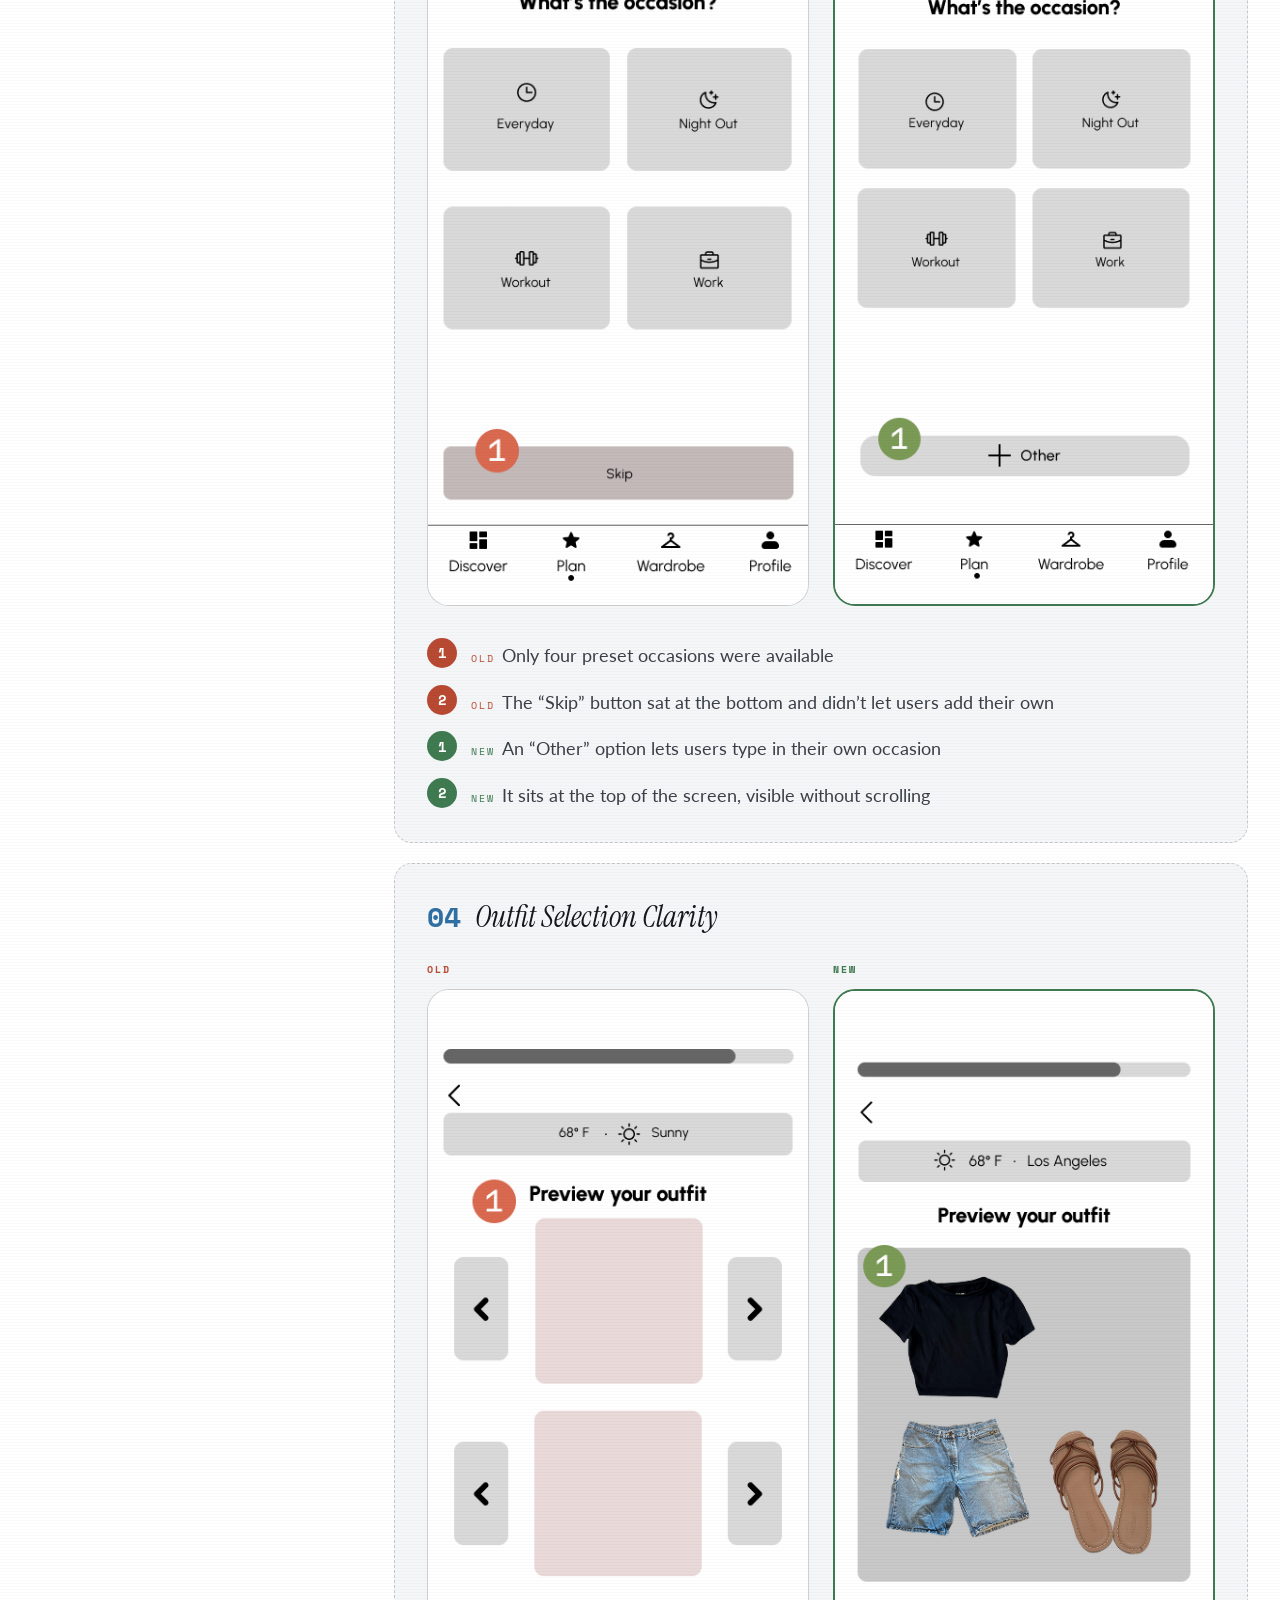
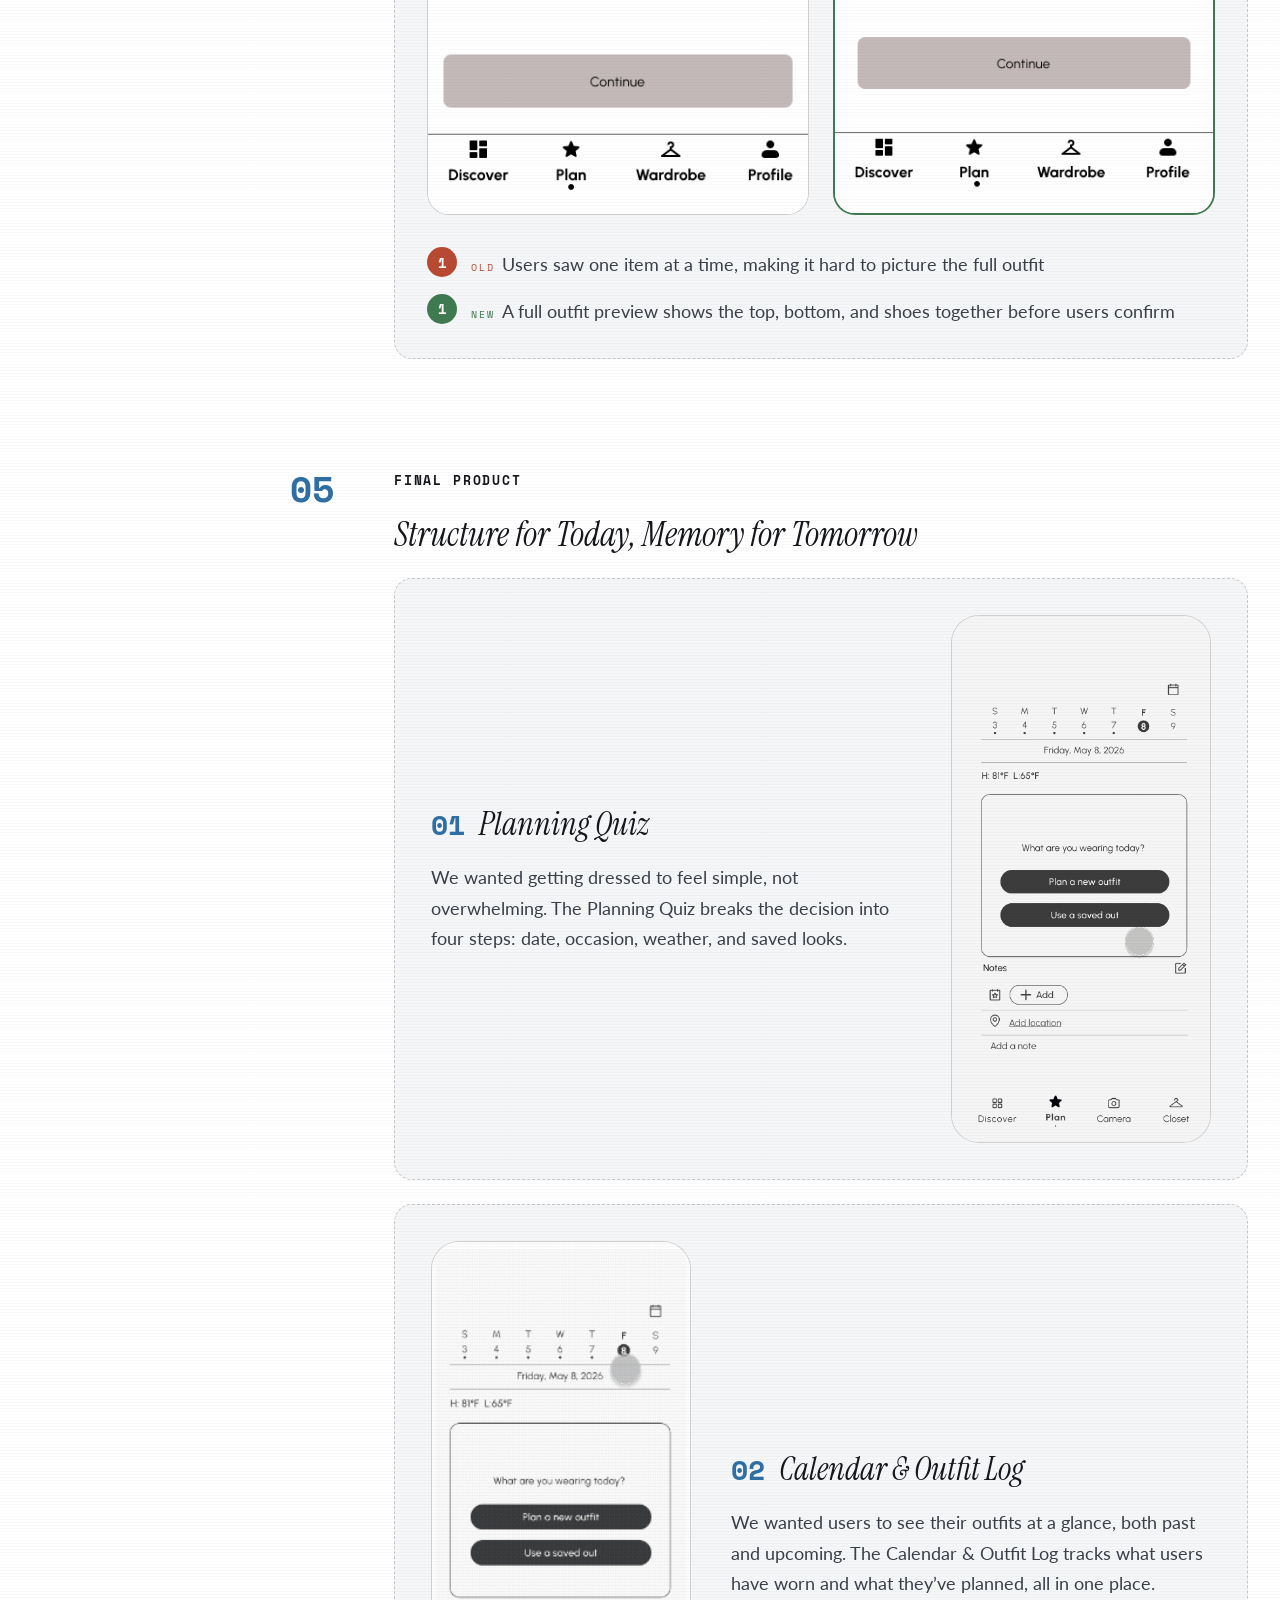
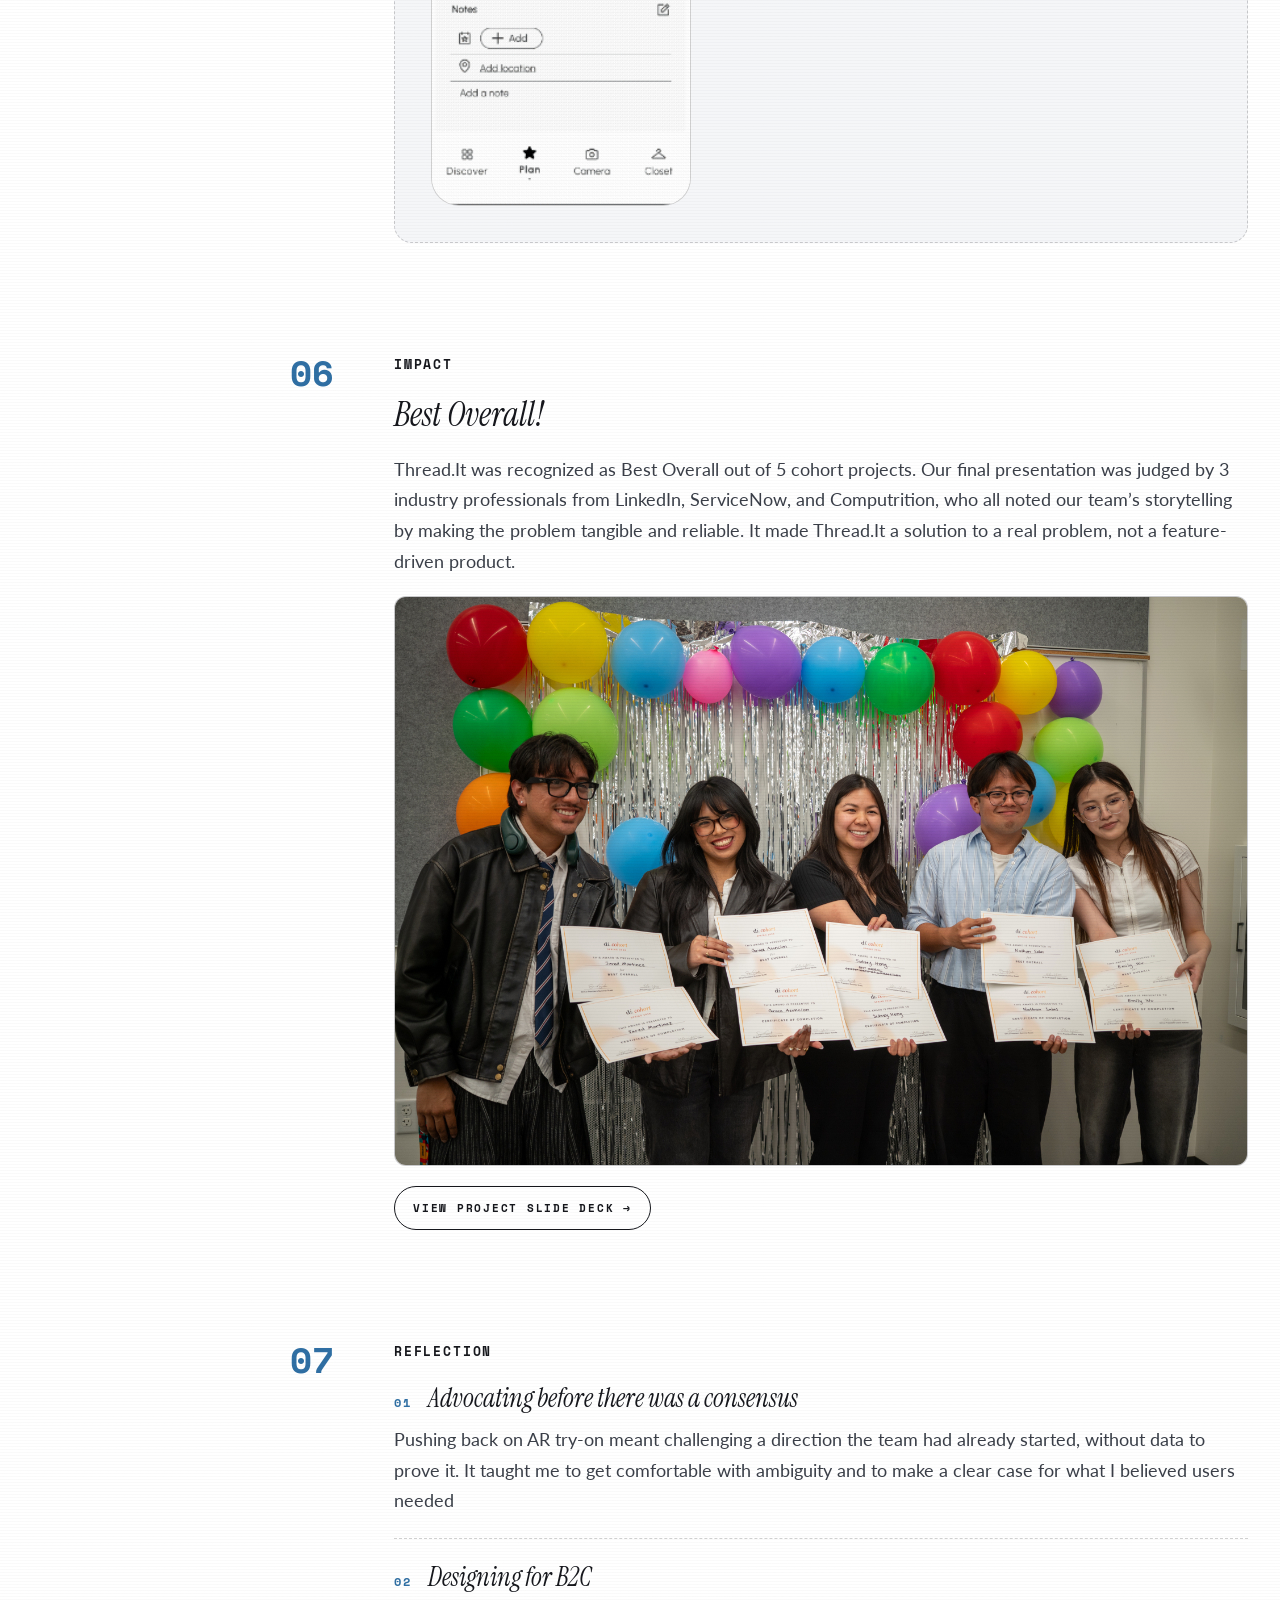
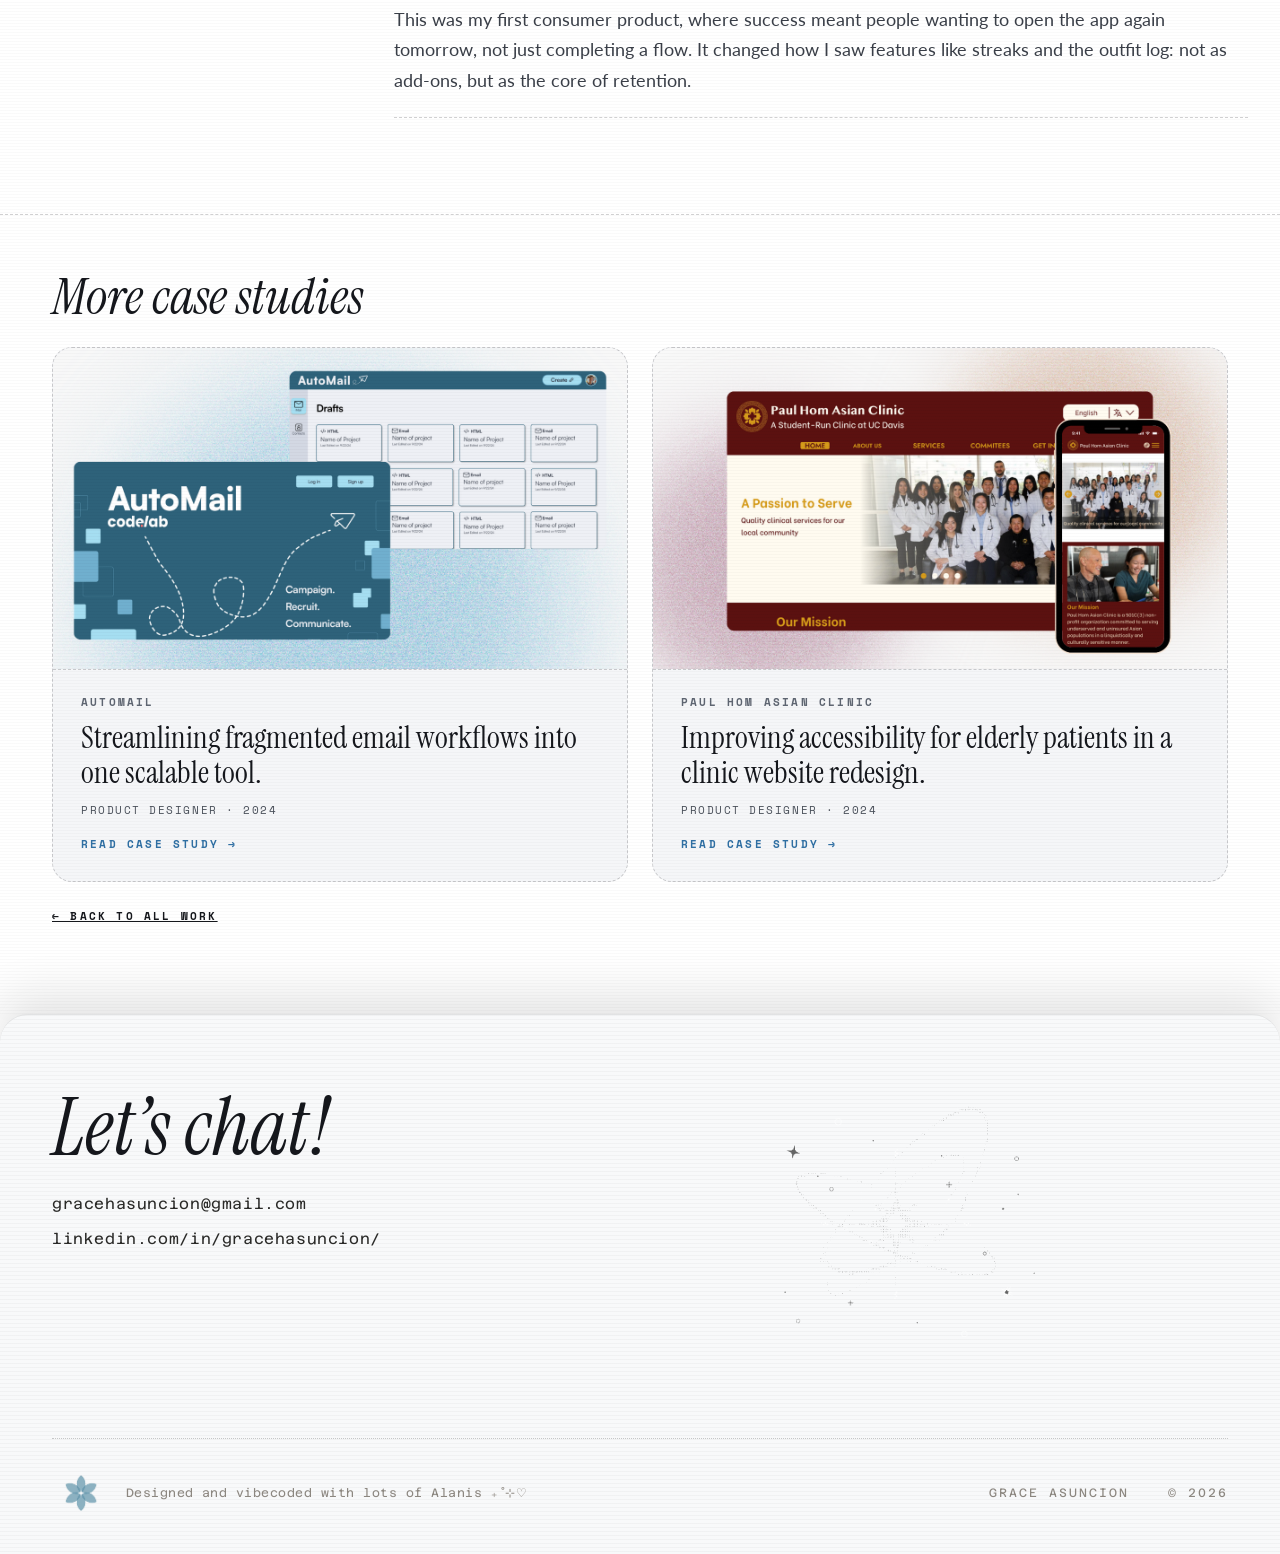
<file: thread-it.html>
<!DOCTYPE html>
<!-- Case study page. Content lives in content/thread-it.js. Layout: case-study-assets/ -->
<html lang="en" data-case-study="thread-it">
<head>
<meta charset="UTF-8">
<meta name="viewport" content="width=device-width, initial-scale=1.0">
<title>Thread.It | Grace Asuncion</title>
<meta name="description" content="Thread.It: turning decision fatigue into a structured 4-step outfit planning flow. A product design case study by Grace Asuncion.">
<link rel="icon" href="media/favicon.png" type="image/png">
<link rel="preconnect" href="https://fonts.googleapis.com">
<link rel="preconnect" href="https://fonts.gstatic.com" crossorigin>
<link rel="stylesheet" href="https://fonts.googleapis.com/css2?family=Instrument+Serif:ital@0;1&family=Space+Mono:wght@400;700&family=Azeret+Mono:ital,wght@0,100..900;1,100..900&family=Lato:ital,wght@0,100;0,300;0,400;0,700;0,900;1,100;1,300;1,400;1,700;1,900&display=swap">
<link rel="stylesheet" href="styles.css">
<link rel="stylesheet" href="case-study-assets/case-study.css">
<script src="script.js" defer></script>
<script src="case-study-assets/components.js" defer></script>
<script src="case-study-assets/case-study.js" defer></script>
</head>
<body class="is-page-enter">
<a class="skip-link" href="#cs-main">SKIP TO CONTENT</a>
<nav class="site-nav cosmos-nav cs-site-nav" aria-label="Primary"></nav>
<div class="cs-page">
  <div class="cs-stars" aria-hidden="true"></div>
  <main id="cs-main" tabindex="-1" style="position:relative;z-index:1"></main>
  <div class="cs-scan scan" aria-hidden="true"></div>
</div>
<div class="stack-end home-page cs-footer-wrap">
  <footer class="site-footer doodle-field" id="contact"></footer>
</div>
<noscript><p style="padding:32px;font-family:monospace">This case study needs JavaScript to load. <a href="work.html">Back to all work</a>.</p><style>body.is-page-enter{opacity:1}</style></noscript>
</body>
</html>
</file>
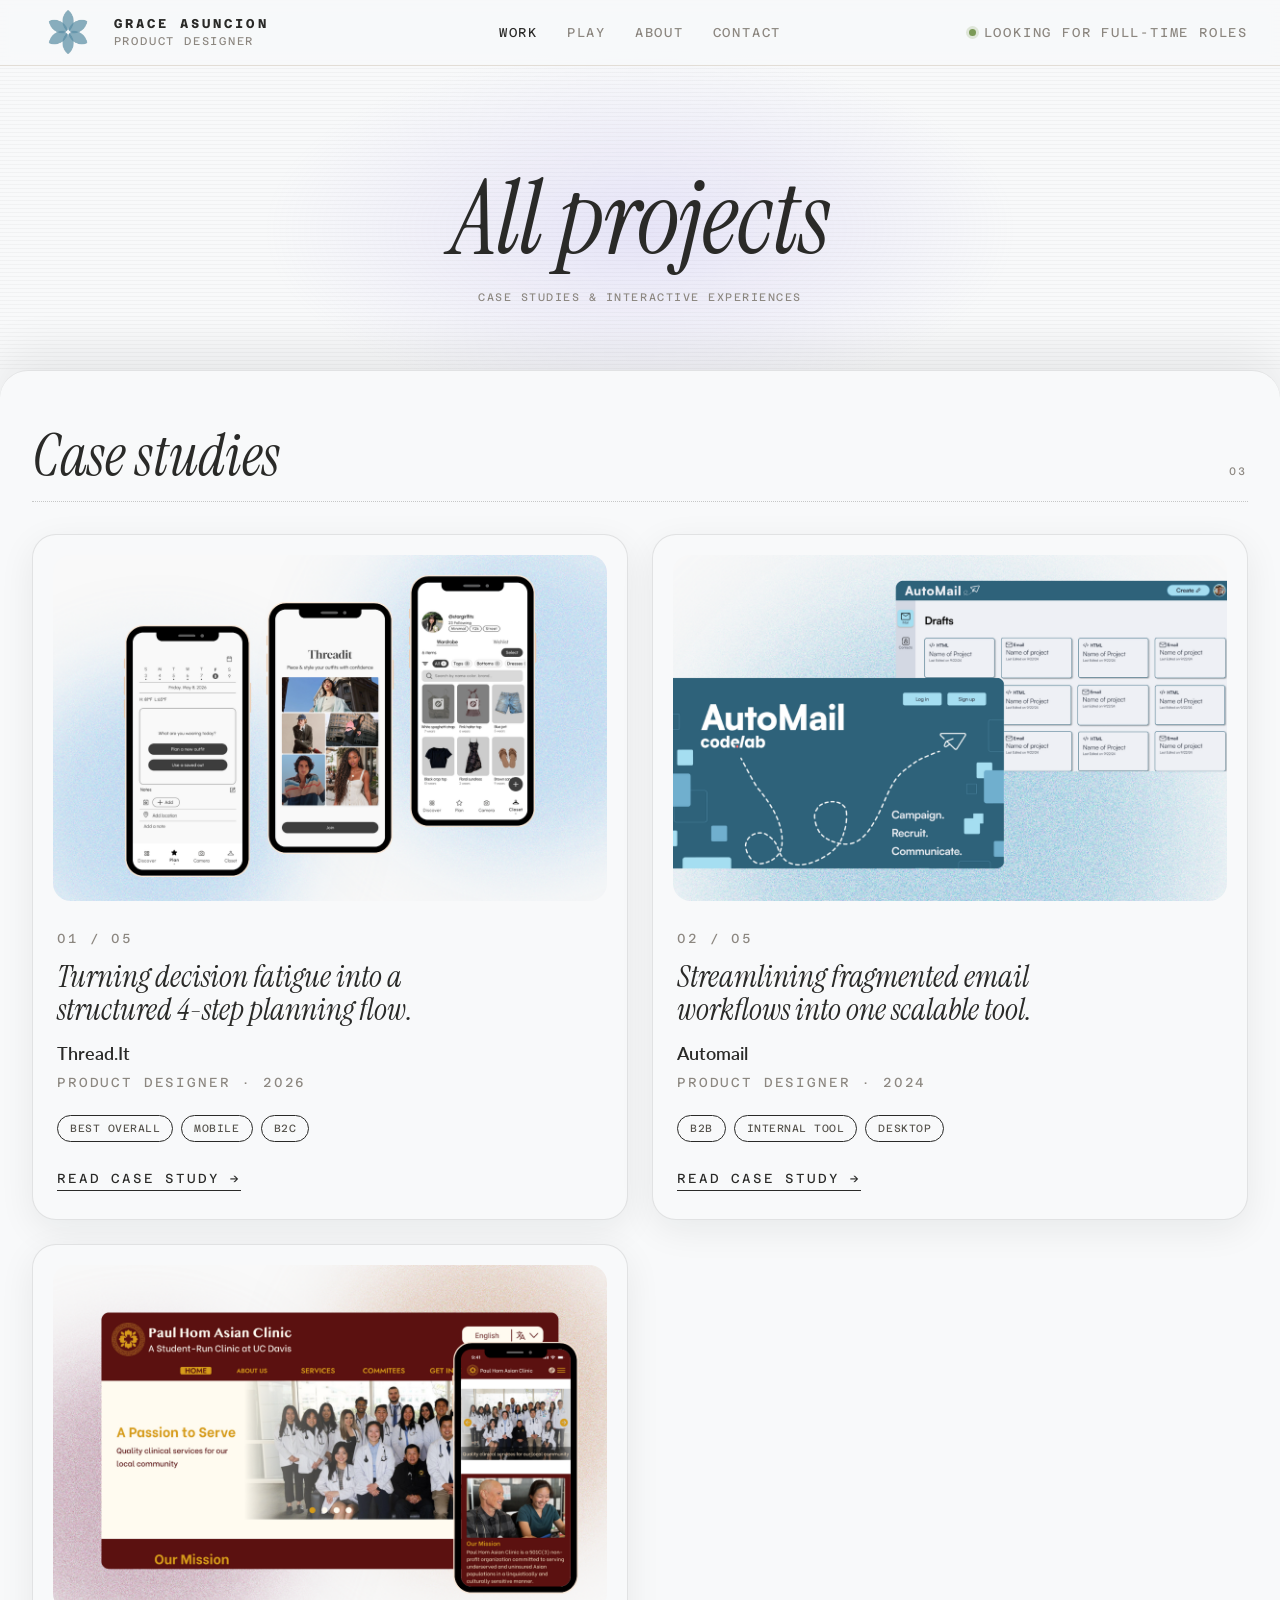
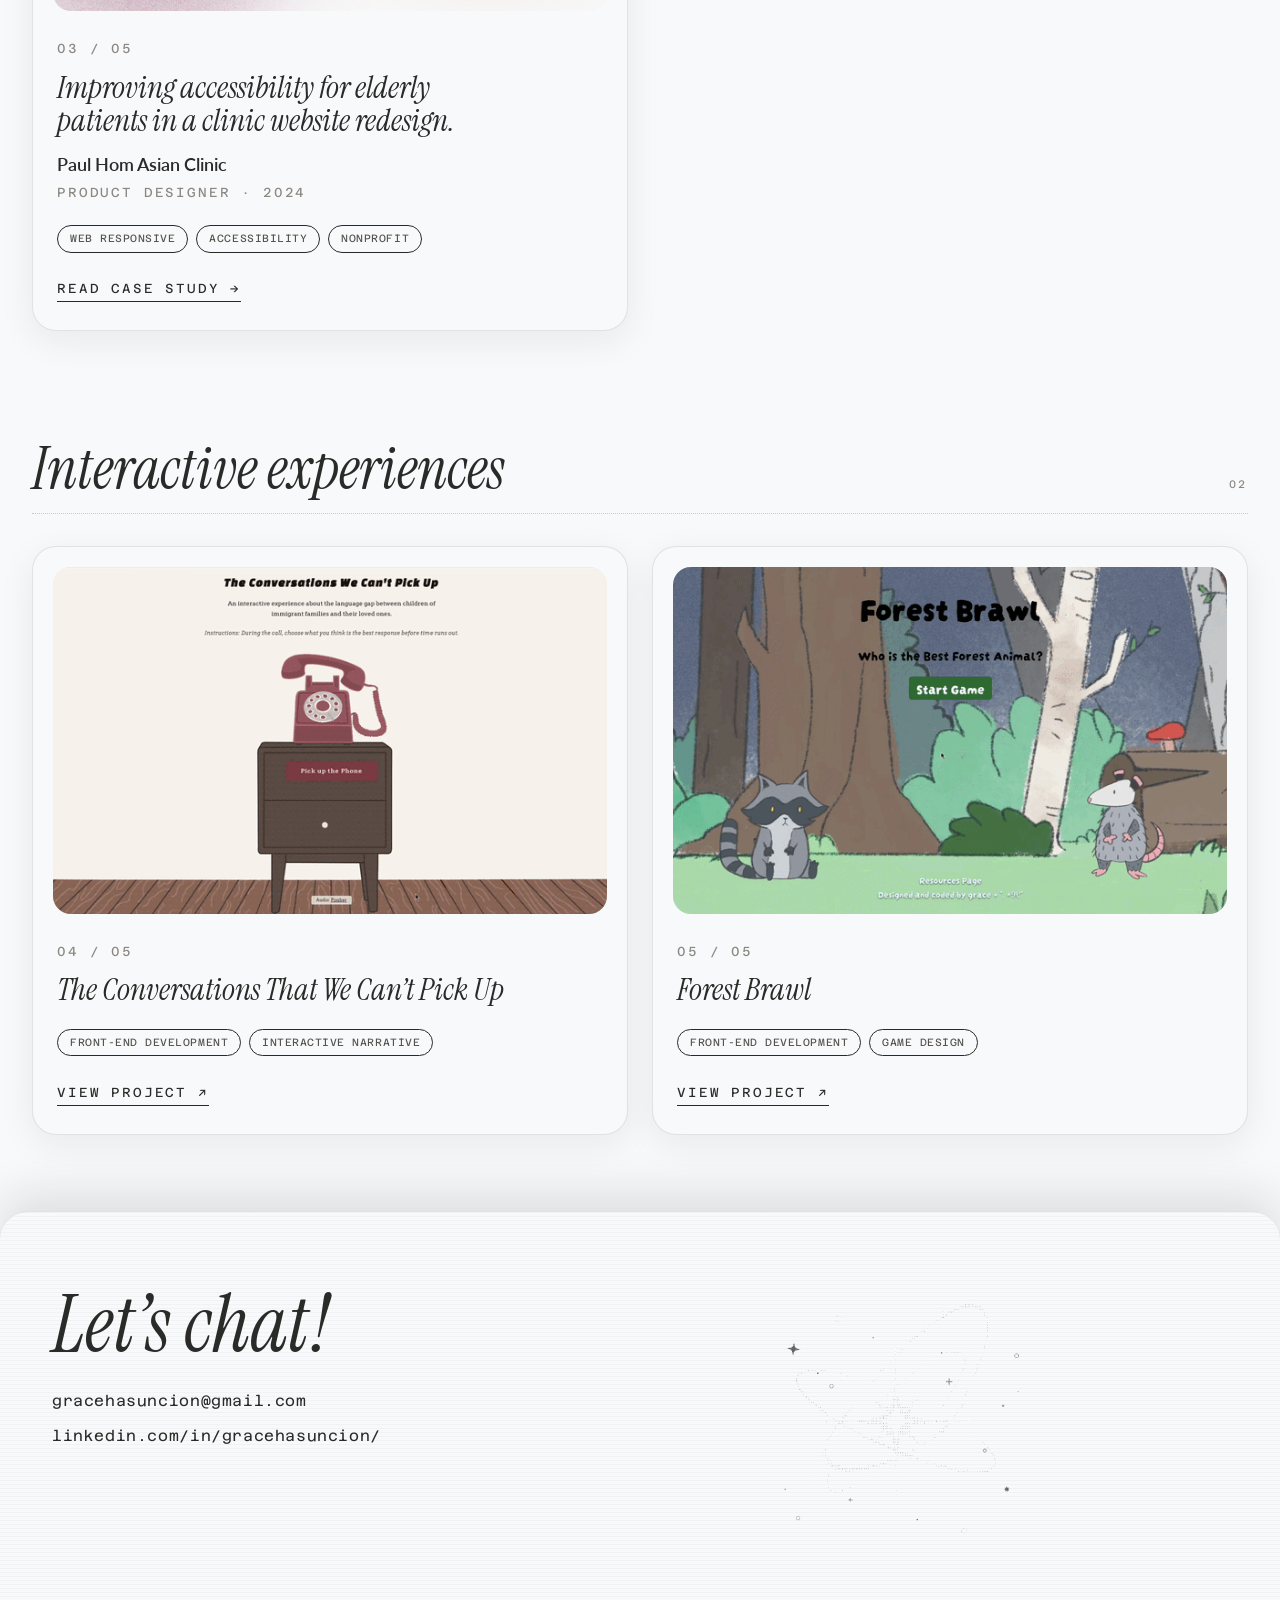
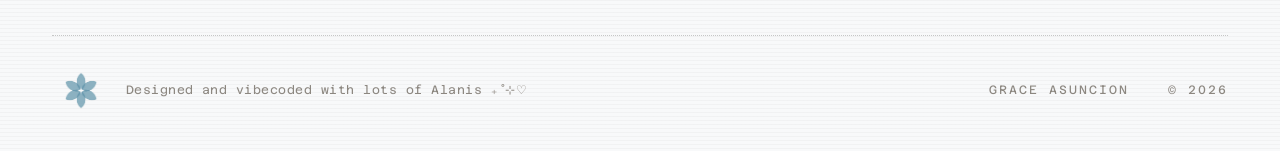
<file: work.html>
<!DOCTYPE html>
<html lang="en">
<head>
<meta charset="UTF-8">
<meta name="viewport" content="width=device-width, initial-scale=1.0">
<title>All Work | Grace Asuncion</title>
<link rel="icon" href="media/favicon.png" type="image/png">
<link rel="preconnect" href="https://fonts.googleapis.com">
<link rel="preconnect" href="https://fonts.gstatic.com" crossorigin>
<link href="https://fonts.googleapis.com/css2?family=Instrument+Serif:ital@0;1&family=Azeret+Mono:ital,wght@0,100..900;1,100..900&family=Lato:ital,wght@0,100;0,300;0,400;0,700;0,900;1,100;1,300;1,400;1,700;1,900&display=swap" rel="stylesheet">
<link rel="stylesheet" href="styles.css">

<script src="script.js" defer></script>
</head>
<body class="is-page-enter work-page">

<nav class="site-nav cosmos-nav">
  <div class="cosmos-nav-inner">
    <a href="index.html" class="brand cosmos-brand">
      <img src="media/flower-logo.png" alt="" class="brand-logo" aria-hidden="true">
      <span class="cosmos-brand-text">
        <span class="cosmos-brand-name">GRACE ASUNCION</span>
        <span class="cosmos-brand-role">PRODUCT DESIGNER</span>
      </span>
    </a>
    <div class="cosmos-nav-links">
      <a href="work.html" class="nav-link is-active" aria-current="page">Work</a>
      <a href="play.html" class="nav-link">Play</a>
      <a href="about.html" class="nav-link">About</a>
      <a href="#contact" class="nav-link">Contact</a>
    </div>
    <p class="cosmos-status"><span class="cosmos-status-dot" aria-hidden="true"></span>LOOKING FOR FULL-TIME ROLES</p>
  </div>
</nav>

<header class="work-hero">
  <h1 class="work-title">All projects</h1>
  <p class="work-lede">Case studies &amp; interactive experiences</p>
</header>

<main class="work-main">
  <section class="work-section" aria-labelledby="case-studies-title">
    <div class="stack-head">
      <h2 id="case-studies-title">Case studies</h2>
      <span class="work-count">03</span>
    </div>

    <ol class="work-grid-2">
      <li class="work-item">
        <a class="stack-card work-mini" href="thread-it.html">
          <div class="pc-media"><img src="media/thread.it-cover.png" alt="Thread.It app screens"></div>
          <div class="pc-text">
            <div class="pc-head">
              <p class="pc-num">01 / 05</p>
              <h3>Turning decision fatigue into a structured 4-step planning flow.</h3>
              <p class="pc-project">Thread.It</p>
              <p class="pc-meta">Product Designer &middot; 2026</p>
            </div>
            <div class="pc-body">
              <div class="tag-row">
                <span class="tag">Best Overall</span>
                <span class="tag">Mobile</span>
                <span class="tag">B2C</span>
              </div>
              <span class="pc-link">Read case study &rarr;</span>
            </div>
          </div>
        </a>
      </li>

      <li class="work-item">
        <a class="stack-card work-mini" href="automail.html">
          <div class="pc-media"><img src="media/automail-cover.png" alt="AutoMail app screens"></div>
          <div class="pc-text">
            <div class="pc-head">
              <p class="pc-num">02 / 05</p>
              <h3>Streamlining fragmented email workflows into one scalable tool.</h3>
              <p class="pc-project">Automail</p>
              <p class="pc-meta">Product Designer &middot; 2024</p>
            </div>
            <div class="pc-body">
              <div class="tag-row">
                <span class="tag">B2B</span>
                <span class="tag">Internal Tool</span>
                <span class="tag">Desktop</span>
              </div>
              <span class="pc-link">Read case study &rarr;</span>
            </div>
          </div>
        </a>
      </li>

      <li class="work-item">
        <a class="stack-card work-mini" href="paul-hom.html">
          <div class="pc-media"><img src="media/paul%20hom-cover.png" alt="Paul Hom Asian Clinic website screens"></div>
          <div class="pc-text">
            <div class="pc-head">
              <p class="pc-num">03 / 05</p>
              <h3>Improving accessibility for elderly patients in a clinic website redesign.</h3>
              <p class="pc-project">Paul Hom Asian Clinic</p>
              <p class="pc-meta">Product Designer &middot; 2024</p>
            </div>
            <div class="pc-body">
              <div class="tag-row">
                <span class="tag">Web Responsive</span>
                <span class="tag">Accessibility</span>
                <span class="tag">Nonprofit</span>
              </div>
              <span class="pc-link">Read case study &rarr;</span>
            </div>
          </div>
        </a>
      </li>
    </ol>
  </section>

  <section class="work-section" aria-labelledby="builds-title">
    <div class="stack-head">
      <h2 id="builds-title">Interactive experiences</h2>
      <span class="work-count">02</span>
    </div>

    <ul class="work-grid-2">
      <li class="work-item">
        <a class="stack-card work-mini" href="https://graceasuncion.github.io/des157b/capstone/version3/index.html" target="_blank" rel="noopener">
          <div class="pc-media"><img src="media/conversation-cover.gif" alt="The Conversations That We Can't Pick Up preview"></div>
          <div class="pc-text">
            <div class="pc-head">
              <p class="pc-num">04 / 05</p>
              <h3>The Conversations That We Can&rsquo;t Pick Up</h3>
            </div>
            <div class="pc-body">
              <div class="tag-row">
                <span class="tag">Front-End Development</span>
                <span class="tag">Interactive Narrative</span>
              </div>
              <span class="pc-link">View project &nearr;</span>
            </div>
          </div>
        </a>
      </li>

      <li class="work-item">
        <a class="stack-card work-mini" href="https://graceasuncion.github.io/des157a/game/v2-final-version/index.html" target="_blank" rel="noopener">
          <div class="pc-media"><img src="media/forest-brawl-cover.gif" alt="Forest Brawl gameplay"></div>
          <div class="pc-text">
            <div class="pc-head">
              <p class="pc-num">05 / 05</p>
              <h3>Forest Brawl</h3>
            </div>
            <div class="pc-body">
              <div class="tag-row">
                <span class="tag">Front-End Development</span>
                <span class="tag">Game Design</span>
              </div>
              <span class="pc-link">View project &nearr;</span>
            </div>
          </div>
        </a>
      </li>
    </ul>
  </section>
</main>

<div class="stack-end home-page page-footer-wrap">
<footer class="site-footer doodle-field" id="contact">
  <div class="doodle footer-ascii" style="top:12%; right:14%; --r:-4deg;">
    <img src="media/hero.gif" alt="" aria-hidden="true">
  </div>

  <div class="wrap footer-inner">
    <div class="footer-lead">
      <h2 class="footer-headline">Let&rsquo;s chat!</h2>

      <div class="footer-contact-list">
        <a href="mailto:gracehasuncion@gmail.com">gracehasuncion@gmail.com</a>
        <a href="https://www.linkedin.com/in/gracehasuncion/">linkedin.com/in/gracehasuncion/</a>
      </div>
    </div>

    <div class="footer-bottom-row">
      <img src="media/flower-logo.png" alt="Grace Asuncion" class="footer-logo">
      <p class="footer-credit">Designed and vibecoded with lots of Alanis ₊˚⊹♡</p>
      <p class="footer-signature">Grace Asuncion &nbsp;&nbsp; &copy; 2026</p>
    </div>
  </div>
</footer>
</div>

</body>
</html>
</file>
<file: styles.css>
/* ================================
   Design tokens
================================ */
:root {
  --cream: #F8F9FA;
  --paper: #fffcf6;
  --ink: #2a2a28;
  --ink-soft: #55524c;

  --pink: #f3c9da;
  --pink-deep: #e587ac;
  --green: #a9c084;
  --green-deep: #7b9a56;
  --blue: #cfe1f0;
  --blue-deep: #93bcdb;
  --yellow: #f5e3a3;
  --yellow-deep: #e8c765;
  --red: #f0c4bb;
  --red-deep: #d9694f;

  --shadow: rgba(42, 42, 40, 0.16);

  --font-script: "Lato", sans-serif;
  --font-mono: "Azeret Mono", monospace;
  --font-sans: "Lato", sans-serif;

  --border: 1.5px solid var(--ink);
  --radius: 6px;
}

.thread-it-page {
  --pink-deep: #6eb4e9;
}

.automail-page {
  --pink-deep: #3a7b99;
}

* { box-sizing: border-box; }

html { scroll-behavior: smooth; }

body {
  margin: 0;
  background: var(--cream);
  color: var(--ink);
  font-family: var(--font-sans);
  line-height: 1.5;
  transition: opacity 0.35s ease;
}

body.is-page-enter,
body.is-page-exit {
  opacity: 0;
}

@media (prefers-reduced-motion: reduce) {
  body { transition: none; }
}

img { max-width: 100%; display: block; }

a {
  color: inherit;
}

.wrap {
  max-width: 1080px;
  margin: 0 auto;
  padding: 0 1.5rem;
}

@media (max-width: 700px) {
  .wrap {
    padding: 0 2rem;
  }
}

@media (max-width: 480px) {
  .wrap {
    padding: 0 2.25rem;
  }
}

@media (min-width: 1400px) {
  .wrap {
    max-width: 1320px;
  }
}

/* ================================
   Top nav
================================ */
.site-nav {
  position: fixed;
  top: 0;
  left: 0;
  right: 0;
  z-index: 50;
  background: var(--cream);
  border-bottom: 1px solid #e2ddd6;
  font-family: var(--font-mono);
  font-size: 0.85rem;
  letter-spacing: 0.08em;
  text-transform: uppercase;
  transition: opacity 0.5s ease;
}

.site-nav .nav-inner {
  display: flex;
  align-items: center;
  justify-content: space-between;
  padding: 1.3rem 2rem;
}

.site-nav .nav-left,
.site-nav .nav-right {
  display: flex;
  align-items: center;
  gap: 2rem;
}

.site-nav .nav-right { color: #8c8780; }

.site-nav .brand {
  display: inline-flex;
  align-items: center;
  gap: 0.5rem;
  font-weight: 700;
  text-decoration: none;
  color: var(--ink);
}

.brand-logo {
  display: block;
  width: 60px;
  height: 60px;
  margin: -12px 0;
  mix-blend-mode: multiply;
  transition: transform 0.2s ease;
}

.brand:hover .brand-logo {
  transform: scale(1.08);
}

.brand-logo.is-tapped {
  animation: logo-tap 0.35s ease;
}

@keyframes logo-tap {
  0% { transform: scale(1) rotate(0deg); }
  40% { transform: scale(0.82) rotate(-6deg); }
  70% { transform: scale(1.08) rotate(3deg); }
  100% { transform: scale(1) rotate(0deg); }
}

.site-nav a.nav-link {
  color: #8c8780;
  text-decoration: none;
}

.site-nav a.nav-link:hover,
.site-nav a.nav-link.is-active { color: var(--ink); }

@media (max-width: 900px) {
  .site-nav .nav-inner { padding: 1rem 1.2rem; }
  .site-nav .nav-right { gap: 1.2rem; }
}

/* ================================
   Cursor sparkles
================================ */
.cursor-star,
.click-burst {
  position: fixed;
  pointer-events: none;
  z-index: 9999;
  transform: translate(-50%, -50%);
  will-change: transform, opacity;
}

.cursor-star svg,
.click-burst svg {
  display: block;
  width: 100%;
  height: 100%;
}

.cursor-star { animation: star-twinkle 1.1s ease-out forwards; }

/* Each sparkle pops in, then drifts down and twirls as it fades */
@keyframes star-twinkle {
  0% { opacity: 0; transform: translate(-50%, -50%) scale(0.3) rotate(0deg); }
  25% { opacity: 1; transform: translate(-50%, -50%) scale(1.1) rotate(calc(var(--rot) * 0.4)); }
  100% { opacity: 0; transform: translate(-50%, calc(-50% + 18px)) scale(0.7) rotate(var(--rot)); }
}

.click-burst { animation: click-burst-pop 0.6s ease-out forwards; }

@keyframes click-burst-pop {
  0% { opacity: 1; transform: translate(-50%, -50%) scale(0.3); }
  100% {
    opacity: 0;
    transform: translate(calc(-50% + var(--dx, 0px)), calc(-50% + var(--dy, 0px))) scale(1) rotate(var(--rot));
  }
}

@media (prefers-reduced-motion: reduce) {
  .cursor-star, .click-burst { display: none; }

  .site-nav { transition: none; }
}

/* ================================
   Doodles (inline SVG accents)
================================ */
.doodle {
  position: absolute;
  pointer-events: none;
  opacity: 0.9;
  animation: bob 4s ease-in-out infinite;
}

.doodle svg { width: 100%; height: 100%; }

@keyframes bob {
  0%, 100% { transform: translate(0, 0) rotate(var(--r, 0deg)); }
  50% { transform: translate(4px, -18px) rotate(calc(var(--r, 0deg) + 8deg)); }
}

.doodle-field {
  position: relative;
}

@media (max-width: 1100px) {
  .hero .doodle:nth-of-type(n+7),
  .site-footer .doodle:nth-of-type(n+4) {
    display: none;
  }
}

@media (max-width: 640px) {
  .hero .doodle:nth-of-type(n+4),
  .site-footer .doodle:nth-of-type(n+3) {
    display: none;
  }
}

/* ================================
   Hero (desktop / OS layout)
================================ */
.hero {
  --os-bg: #F8F9FA;
  --os-panel: #fbfaf8;
  --os-line: #e2ddd6;
  --os-muted: #8c8780;
  --os-accent: #6f97b3;
  --os-accent-soft: #dfe8ef;
  --font-condensed: "Lato", sans-serif;
  --font-flourish: "Lato", sans-serif;

  position: relative;
  min-height: 100vh;
  min-height: 100svh;
  overflow: hidden;
  background-color: var(--os-bg);
  background-image: radial-gradient(circle at 1px 1px, rgba(42, 42, 40, 0.14) 1.2px, transparent 0);
  background-size: 22px 22px;
  border-bottom: 1px solid var(--os-line);
  font-family: var(--font-mono);
  color: var(--ink);
}

.os-script {
  font-family: var(--font-flourish);
  color: var(--os-accent);
  font-weight: 400;
  text-transform: none;
  letter-spacing: 0;
}

/* Menubar */
.os-menubar {
  position: absolute;
  top: 0;
  left: 0;
  right: 0;
  z-index: 5;
  display: flex;
  justify-content: space-between;
  align-items: center;
  padding: 1.3rem 2rem;
  background: var(--os-bg);
  border-bottom: 1px solid var(--os-line);
  font-size: 0.85rem;
  letter-spacing: 0.08em;
  text-transform: uppercase;
}

.os-menubar-left,
.os-menubar-right {
  display: flex;
  align-items: center;
  gap: 2rem;
}

.os-menubar a {
  color: var(--os-muted);
  text-decoration: none;
}

.os-menubar a:hover { color: var(--ink); }

.os-brand {
  display: inline-flex;
  align-items: center;
  gap: 0.5rem;
  font-weight: 700;
}

.os-logo {
  display: block;
  width: 26px;
  height: 26px;
  margin: -5px 0;
  mix-blend-mode: multiply;
}

.os-menubar-right { color: var(--os-muted); }

.os-crosshair {
  position: absolute;
  z-index: 1;
  font-size: 0.9rem;
  color: var(--os-muted);
  line-height: 1;
}

/* Desktop + windows */
.os-desktop {
  position: absolute;
  inset: 4.4rem 0 0;
  z-index: 2;
}

.os-window {
  position: absolute;
  background: var(--os-panel);
  border: 1px solid var(--os-line);
  border-radius: 3px;
  box-shadow: 0 18px 40px -18px rgba(42, 42, 40, 0.22);
}

.os-window[data-drag] { touch-action: none; }

.os-window.is-dragging {
  box-shadow: 0 26px 50px -18px rgba(42, 42, 40, 0.32);
  z-index: 10;
}

.os-titlebar {
  display: flex;
  gap: 5px;
  align-items: center;
  height: 1.3rem;
  padding: 0 0.6rem;
  border-bottom: 1px solid var(--os-line);
  background: #f1eeea;
  cursor: grab;
}

.os-window.is-dragging .os-titlebar { cursor: grabbing; }

.os-titlebar span {
  width: 6px;
  height: 6px;
  border-radius: 50%;
  background: #cfc9c1;
}

.os-window-body { position: relative; }

/* Title window */
.os-window-title {
  top: 9%;
  left: 15%;
  width: clamp(20rem, 26vw, 25rem);
}

.os-window-title .os-window-body {
  padding: 1.1rem 1.4rem 1.6rem;
}

.os-badge {
  display: inline-block;
  padding: 0.15rem 0.45rem;
  background: var(--os-accent);
  color: #fff;
  font-size: 0.55rem;
  font-weight: 700;
  letter-spacing: 0.08em;
}

.os-headline {
  position: relative;
  margin: 0.9rem 0 0;
  font-family: var(--font-condensed);
  font-weight: 700;
  font-size: clamp(2.8rem, 4.6vw, 4.2rem);
  line-height: 0.95;
  letter-spacing: -0.01em;
  text-align: center;
}

.os-headline-script {
  position: absolute;
  top: -1.2rem;
  left: 50%;
  font-size: 1.5rem;
  color: var(--ink);
  white-space: nowrap;
}

.os-meta {
  margin: 0.5rem 0 0;
  text-align: center;
  font-size: 0.55rem;
  letter-spacing: 0.24em;
  text-transform: uppercase;
  color: var(--os-muted);
}

.os-tagline {
  position: absolute;
  top: 3rem;
  right: -10rem;
  font-size: 1.5rem;
  transform: rotate(-12deg);
  white-space: nowrap;
}

.os-star {
  position: absolute;
  right: 1.2rem;
  bottom: 0.9rem;
  width: 18px;
  height: 18px;
}

/* Hero artwork — inverted + multiplied so the gif's black backdrop drops out on the light hero */
.os-hero-art {
  position: absolute;
  top: 50%;
  left: 50%;
  transform: translate(-50%, -50%);
  width: min(72vw, 900px);
  height: auto;
  z-index: 0;
  pointer-events: none;
  /* brighten the lines before inverting so they come out darker; raise/lower to taste */
  filter: brightness(4) invert(1);
  mix-blend-mode: multiply;
}

/* Floating label */
.os-label {
  position: absolute;
  top: 37%;
  left: 50%;
  transform: translateX(-50%);
  text-align: center;
  white-space: nowrap;
  z-index: 1;
}

.os-label-name {
  margin: 0;
  font-family: var(--font-condensed);
  font-weight: 700;
  font-size: clamp(1.7rem, 2.6vw, 2.4rem);
  line-height: 1;
}

.os-label-sub {
  margin: -0.3rem 0 0;
  font-size: 1.15rem;
  color: var(--ink-soft);
}

/* Gallery window */
.os-window-gallery {
  top: 39%;
  left: 50%;
  width: clamp(18rem, 23vw, 23rem);
  transform: translateX(-50%);
}

.os-window-gallery .os-window-body {
  padding: 0.7rem;
}

.os-tile {
  position: relative;
  display: block;
  overflow: hidden;
  background: #ebe7e2;
  border: 1px solid var(--os-line);
  aspect-ratio: 16 / 7;
  text-decoration: none;
  color: var(--os-muted);
}

.os-tile img {
  width: 100%;
  height: 100%;
  object-fit: cover;
  filter: grayscale(0.35);
  transition: filter 0.3s ease, transform 0.3s ease;
}

.os-tile:hover img {
  filter: grayscale(0);
  transform: scale(1.04);
}

.os-tile span {
  position: absolute;
  left: -1.2rem;
  bottom: -4.8rem;
  width: 17rem;
  padding: 1.1rem 1.3rem;
}

.os-tile-empty svg {
  width: 22px;
  height: 22px;
  transition: transform 0.3s ease;
}

.os-tile-empty:hover svg { transform: rotate(72deg) scale(1.15); }

.os-gallery-foot {
  display: flex;
  justify-content: space-between;
  align-items: baseline;
  margin-top: 0.7rem;
  padding: 0 0.15rem 1.4rem;
  font-size: 0.5rem;
  letter-spacing: 0.12em;
  color: var(--os-muted);
}

.os-gallery-foot .os-script { font-size: 0.95rem; }

/* Note window */
.os-window-note {
  top: 36%;
  right: 12%;
  width: clamp(16rem, 19vw, 19rem);
}

.os-window-note .os-window-body {
  padding: 1.1rem 1.3rem 1.3rem;
}

.os-note-id {
  margin: 0;
  text-align: right;
  font-size: 0.5rem;
  letter-spacing: 0.14em;
  color: var(--os-muted);
}

.os-note-title {
  margin: 0.4rem 0 1rem;
  font-size: 2rem;
  line-height: 1.15;
}

.os-note-text {
  margin: 0 0 1.2rem;
  font-size: 0.62rem;
  line-height: 1.7;
  letter-spacing: 0.08em;
  text-transform: uppercase;
  color: var(--ink-soft);
}

.os-note-actions {
  display: flex;
  gap: 0.4rem;
}

.os-circle {
  display: grid;
  place-items: center;
  width: 1.6rem;
  height: 1.6rem;
  border-radius: 50%;
  border: 1px solid var(--os-accent);
  color: var(--os-accent);
  font-size: 0.7rem;
  font-weight: 700;
  text-decoration: none;
  transition: transform 0.15s ease;
}

.os-circle:hover { transform: translateY(-2px); }

.os-circle.is-dark {
  background: var(--ink);
  border-color: var(--ink);
  color: #fff;
}

.os-circle.is-accent {
  background: var(--os-accent);
  color: #fff;
}

.os-sparkle-note {
  position: absolute;
  top: 22%;
  right: 23%;
  font-size: 1.2rem;
  transform: rotate(-10deg);
}

.os-sparkle {
  position: absolute;
  top: 28%;
  right: 23%;
  font-size: 1rem;
}

.os-sparkle small { font-size: 0.65rem; vertical-align: top; }

/* Status meter */
.os-status {
  position: absolute;
  left: 3%;
  bottom: 4.5%;
  z-index: 3;
  width: 12.5rem;
  padding: 0.6rem 0.7rem;
  background: var(--os-panel);
  border: 1px solid var(--os-line);
  font-size: 0.5rem;
  letter-spacing: 0.1em;
  color: var(--ink-soft);
}

.os-status-row {
  display: flex;
  justify-content: space-between;
  margin-bottom: 0.4rem;
}

.os-status-bar {
  height: 2px;
  background: var(--os-line);
}

.os-status-bar span {
  display: block;
  height: 100%;
  background: var(--os-accent);
}

/* Dock */
.os-dock {
  position: absolute;
  left: 50%;
  bottom: 3%;
  z-index: 4;
  display: flex;
  align-items: center;
  gap: 0.45rem;
  padding: 0.45rem;
  background: var(--os-panel);
  border: 1px solid var(--os-line);
  border-radius: 10px;
  box-shadow: 0 14px 30px -14px rgba(42, 42, 40, 0.3);
  transform: translateX(-50%);
}

.os-dock-btn {
  display: grid;
  place-items: center;
  min-width: 2.3rem;
  height: 2.3rem;
  padding: 0 0.5rem;
  border-radius: 7px;
  color: var(--ink);
  font-size: 0.62rem;
  font-weight: 700;
  letter-spacing: 0.08em;
  text-decoration: none;
  transition: transform 0.15s ease, background-color 0.15s ease;
}

.os-dock-btn svg { width: 17px; height: 17px; }

.os-dock-btn:hover {
  background: #efebe6;
  transform: translateY(-3px);
}

.os-dock-btn.is-dark { background: var(--ink); color: #fff; }
.os-dock-btn.is-accent { background: var(--os-accent); color: #fff; min-width: 3.2rem; }
.os-dock-btn.is-soft { background: var(--os-accent-soft); color: var(--os-accent); }

.os-dock-divider {
  width: 1px;
  height: 1.4rem;
  margin: 0 0.3rem;
  background: var(--os-line);
}

.os-project-id {
  position: absolute;
  right: 3%;
  bottom: 5%;
  z-index: 3;
  text-align: right;
  letter-spacing: 0.16em;
}

.os-project-id p { margin: 0; }
.os-project-id p:first-child { font-size: 0.62rem; color: var(--ink-soft); }
.os-project-id p:last-child { font-size: 0.5rem; color: var(--os-muted); }

/* Entrance */
.os-window,
.os-label,
.os-dock,
.os-status,
.os-project-id {
  opacity: 0;
  transition: opacity 0.7s ease, translate 0.7s ease;
  translate: 0 20px;
}

.hero.is-visible .os-window,
.hero.is-visible .os-label,
.hero.is-visible .os-dock,
.hero.is-visible .os-status,
.hero.is-visible .os-project-id {
  opacity: 1;
  translate: 0 0;
}

.hero.is-visible .os-window-title { transition-delay: 0.1s; }
.hero.is-visible .os-label { transition-delay: 0.2s; }
.hero.is-visible .os-window-gallery { transition-delay: 0.3s; }
.hero.is-visible .os-window-note { transition-delay: 0.4s; }
.hero.is-visible .os-dock,
.hero.is-visible .os-status,
.hero.is-visible .os-project-id { transition-delay: 0.55s; }

.os-window.is-dragging { transition: none; }

@media (prefers-reduced-motion: reduce) {
  .os-window,
  .os-label,
  .os-dock,
  .os-status,
  .os-project-id {
    opacity: 1;
    translate: none;
    transition: none;
  }
}

/* Tablet / phone: stack the windows */
@media (max-width: 900px) {
  .hero {
    padding: 4.5rem 1rem 6.5rem;
  }

  .os-menubar-left a,
  .os-crosshair,
  .os-sparkle,
  .os-sparkle-note,
  .os-status,
  .os-project-id { display: none; }

  .os-desktop {
    position: relative;
    inset: auto;
    display: flex;
    flex-direction: column;
    align-items: center;
    gap: 1.4rem;
  }

  .os-window,
  .os-label {
    position: relative;
    top: auto;
    left: auto;
    right: auto;
    transform: none;
    width: 100%;
    max-width: 24rem;
    white-space: normal;
  }

  .os-window[data-drag] { touch-action: auto; }
  .os-titlebar { cursor: default; }

  .os-label { order: -1; text-align: center; }
  .os-label-sub { margin-left: 0; }

  .os-tagline { position: static; display: block; margin-top: 0.6rem; text-align: center; font-size: 1.2rem; transform: rotate(-4deg); }

  .os-dock {
    position: fixed;
    bottom: 1rem;
  }

  .hero:not(.is-visible) .os-dock { pointer-events: none; }
}


.doodle-sparkle {
  display: inline-block;
  width: 26px;
  --r: -6deg;
  animation: bob 4s ease-in-out infinite;
}

@media (prefers-reduced-motion: reduce) {
  .doodle-sparkle { animation: none; }
}

.btn-primary,
.btn-outline {
  display: inline-flex;
  align-items: center;
  gap: 0.4rem;
  font-family: var(--font-mono);
  font-size: 0.78rem;
  text-transform: uppercase;
  letter-spacing: 0.06em;
  text-decoration: none;
  border-radius: 999px;
  padding: 0.85rem 1.6rem;
  transition: transform 0.15s ease, box-shadow 0.15s ease;
}

.btn-primary {
  background: var(--ink);
  color: var(--cream);
  box-shadow: 4px 4px 0 var(--shadow);
}

.btn-primary:hover {
  transform: translateY(-2px);
  box-shadow: 6px 6px 0 var(--shadow);
}

.btn-outline {
  background: var(--paper);
  color: var(--ink);
  border: var(--border);
}

.btn-outline:hover {
  transform: translateY(-2px);
}

   Sticky note / paper cards
================================ */
.sticky-card {
  background: var(--paper);
  border: var(--border);
  border-radius: var(--radius);
  padding: 1.6rem 1.5rem;
  box-shadow: 6px 6px 0 var(--shadow);
  position: relative;
}

.project-content .sticky-card,
.project-content .usability-card,
.project-content .compare-card,
.project-content .move-card {
  border: none;
}

.rot-l { transform: rotate(-1.6deg); }
.rot-r { transform: rotate(1.4deg); }
.rot-l:hover, .rot-r:hover { transform: rotate(0deg) translateY(-2px); }
.sticky-card { transition: transform 0.2s ease, box-shadow 0.2s ease; }
.sticky-card:hover { box-shadow: 9px 9px 0 var(--shadow); }

/* ================================
   Project grid (home)
================================ */
.section-intro {
  padding-top: 4rem;
  margin-bottom: 1.5rem;
}

.section-eyebrow {
  font-family: var(--font-mono);
  font-size: 0.75rem;
  text-transform: uppercase;
  letter-spacing: 0.1em;
  color: var(--ink-soft);
  margin: 0 0 0.6rem;
}

.section-title {
  font-family: var(--font-script);
  font-weight: 400;
  font-size: clamp(2.4rem, 5.5vw, 3.8rem);
  line-height: 1;
  color: var(--ink);
  margin: 0;
}

.project-grid {
  display: grid;
  grid-template-columns: 1fr;
  gap: 6rem;
  padding: 1rem 0 3rem;
}

.work-intro {
  padding-top: 8rem;
  margin-bottom: 1.5rem;
}

.work-grid {
  display: grid;
  grid-template-columns: repeat(2, 1fr);
  gap: 3rem 2.5rem;
  padding: 1rem 0 4rem;
}

@media (max-width: 700px) {
  .work-grid {
    grid-template-columns: 1fr;
  }
}

.work-intro,
.work-card {
  transition: opacity 0.6s ease, transform 0.6s ease;
}

.is-page-enter .work-intro,
.is-page-enter .work-card {
  opacity: 0;
  transform: translateY(24px);
}

.work-intro { transition-delay: 0.05s; }
.work-card:nth-of-type(1) { transition-delay: 0.15s; }
.work-card:nth-of-type(2) { transition-delay: 0.25s; }
.work-card:nth-of-type(3) { transition-delay: 0.35s; }
.work-card:nth-of-type(4) { transition-delay: 0.45s; }

@media (prefers-reduced-motion: reduce) {
  .work-intro,
  .work-card {
    transition: none;
  }

  .is-page-enter .work-intro,
  .is-page-enter .work-card {
    opacity: 1;
    transform: none;
  }
}

.work-card {
  display: flex;
  flex-direction: column;
  text-decoration: none;
  color: var(--ink);
}

.thumb img {
  width: 100%;
  height: 100%;
  object-fit: cover;
}

.work-card .thumb,
.project-card .thumb {
  border: none;
}

.work-card .thumb {
  aspect-ratio: 16 / 10;
  border-radius: 18px;
  background:
    radial-gradient(rgba(255,255,255,0.14) 1px, transparent 1.5px) 0 0 / 16px 16px,
    #17161a;
  color: rgba(255,255,255,0.55);
  display: flex;
  align-items: center;
  justify-content: center;
  font-family: var(--font-mono);
  font-size: 0.8rem;
  text-transform: uppercase;
  letter-spacing: 0.06em;
  position: relative;
  overflow: hidden;
  margin-bottom: 1.2rem;
  transition: transform 0.2s ease;
}

.work-card:hover .thumb {
  transform: translateY(-4px);
}

.work-card .thumb .index {
  position: absolute;
  top: 0.7rem;
  left: 0.9rem;
  font-family: var(--font-mono);
  font-size: 0.68rem;
  color: rgba(255,255,255,0.4);
}

.work-card .impact-line {
  font-size: 1.15rem;
  font-weight: 700;
  color: var(--ink);
  line-height: 1.3;
  margin: 0 0 0.7rem;
}

.work-card .card-top {
  display: flex;
  align-items: baseline;
  justify-content: space-between;
  gap: 0.6rem;
  margin-bottom: 0.7rem;
}

.work-card h3 {
  font-family: var(--font-mono);
  font-size: 0.78rem;
  font-weight: 600;
  text-transform: uppercase;
  letter-spacing: 0.04em;
  color: var(--ink-soft);
  margin: 0;
}

.work-card .year {
  font-family: var(--font-mono);
  font-size: 0.72rem;
  color: var(--ink-soft);
}

.work-card .view-link {
  display: inline-block;
  width: fit-content;
  font-family: var(--font-mono);
  font-size: 0.72rem;
  text-transform: uppercase;
  letter-spacing: 0.06em;
  border-bottom: 1.5px solid var(--ink);
}

.see-more-btn {
  display: block;
  width: fit-content;
  margin: 0 auto 3rem;
  font-family: var(--font-mono);
  font-size: 0.75rem;
  text-transform: uppercase;
  letter-spacing: 0.06em;
  color: var(--ink);
  background: var(--paper);
  border: var(--border);
  border-radius: 999px;
  padding: 0.7rem 1.6rem;
  transition: transform 0.15s ease, box-shadow 0.15s ease;
  box-shadow: 4px 4px 0 var(--shadow);
}

.see-more-btn:hover {
  transform: translateY(-2px);
  box-shadow: 6px 6px 0 var(--shadow);
}

.project-card {
  display: flex;
  flex-direction: row-reverse;
  align-items: center;
  gap: 2rem;
  text-decoration: none;
  color: var(--ink);
}

@media (min-width: 1400px) {
  .project-card {
    gap: 3.5rem;
  }
}

@media (max-width: 760px) {
  .project-card {
    flex-direction: column;
    align-items: stretch;
  }
}

.project-card .thumb {
  flex: 1 1 64%;
  aspect-ratio: 16 / 10;
  border-radius: 18px;
  background:
    radial-gradient(rgba(255,255,255,0.14) 1px, transparent 1.5px) 0 0 / 16px 16px,
    #17161a;
  color: rgba(255,255,255,0.55);
  display: flex;
  align-items: center;
  justify-content: center;
  font-family: var(--font-mono);
  font-size: 0.85rem;
  text-transform: uppercase;
  letter-spacing: 0.06em;
  position: relative;
  overflow: hidden;
  transition: transform 0.2s ease;
}

.project-card .card-body {
  flex: 1 1 40%;
  min-width: 0;
}

.project-card:hover .thumb {
  transform: translateY(-4px);
}

.project-card .thumb .index {
  position: absolute;
  top: 0.8rem;
  left: 1rem;
  font-family: var(--font-mono);
  font-size: 0.7rem;
  color: rgba(255,255,255,0.4);
}

.read-me-follow {
  position: fixed;
  top: 0;
  left: 0;
  z-index: 60;
  pointer-events: none;
  opacity: 0;
  transform: translate(0, -50%) scale(0.9);
  transition: opacity 0.15s ease, transform 0.15s ease;
  background: var(--paper);
  color: var(--ink);
  border: var(--border);
  border-radius: 999px;
  padding: 0.65rem 1.5rem;
  font-family: var(--font-mono);
  font-size: 0.78rem;
  text-transform: uppercase;
  letter-spacing: 0.06em;
  white-space: nowrap;
}

.read-me-follow.is-visible {
  opacity: 1;
  transform: translate(0, -50%) scale(1);
}

.card-body .impact-line {
  font-size: clamp(1.2rem, 2vw, 1.7rem);
  font-weight: 700;
  color: var(--ink);
  line-height: 1.3;
  margin: 0 0 1rem;
}

.card-top {
  display: flex;
  align-items: baseline;
  justify-content: space-between;
  gap: 0.8rem;
}

.card-top h3 {
  font-family: var(--font-mono);
  font-size: 0.9rem;
  font-weight: 600;
  text-transform: uppercase;
  letter-spacing: 0.04em;
  color: var(--ink-soft);
  margin: 0;
}

.card-top h3.impact-style {
  font-family: var(--font-sans);
  font-size: 1.15rem;
  font-weight: 700;
  text-transform: none;
  letter-spacing: normal;
  color: var(--ink);
  line-height: 1.3;
}

.card-top .year {
  font-family: var(--font-mono);
  font-size: 0.85rem;
  color: var(--ink-soft);
}

.tag-row {
  display: flex;
  flex-wrap: wrap;
  gap: 0.5rem;
  margin: 0.9rem 0 1.2rem;
}

.tag {
  display: inline-block;
  font-family: var(--font-mono);
  font-size: 0.66rem;
  text-transform: uppercase;
  letter-spacing: 0.05em;
  color: var(--ink-soft);
  border: 1.5px solid var(--ink);
  border-radius: 999px;
  padding: 0.3rem 0.75rem;
}

.card-body .view-link {
  display: inline-block;
  font-family: var(--font-mono);
  font-size: 0.8rem;
  text-transform: uppercase;
  letter-spacing: 0.06em;
  border-bottom: 1.5px solid var(--ink);
}

.project-row {
  display: flex;
  align-items: center;
  gap: 3rem;
  text-decoration: none;
  color: var(--ink);
}

.project-row .project-text {
  flex: 1 1 45%;
  min-width: 0;
}

.project-row .thumb {
  flex: 1 1 50%;
  aspect-ratio: 16 / 10;
  border-radius: 18px;
  background:
    radial-gradient(rgba(255,255,255,0.14) 1px, transparent 1.5px) 0 0 / 16px 16px,
    #17161a;
  color: rgba(255,255,255,0.55);
  display: flex;
  align-items: center;
  justify-content: center;
  font-family: var(--font-mono);
  font-size: 0.72rem;
  text-transform: uppercase;
  letter-spacing: 0.06em;
  position: relative;
  box-shadow: 8px 8px 0 var(--shadow);
  transform: rotate(-2deg);
  transition: transform 0.2s ease, box-shadow 0.2s ease;
}

.project-row:hover .thumb {
  transform: rotate(0deg) translateY(-4px);
  box-shadow: 11px 11px 0 var(--shadow);
}

.project-row .thumb .index {
  position: absolute;
  top: 0.8rem;
  left: 1rem;
  font-family: var(--font-mono);
  font-size: 0.7rem;
  color: rgba(255,255,255,0.4);
}

.project-row h3 {
  font-size: clamp(1.4rem, 2.4vw, 2rem);
  font-weight: 700;
  line-height: 1.15;
  margin: 0 0 0.9rem;
}

.project-row .project-meta {
  font-family: var(--font-mono);
  font-size: 0.72rem;
  text-transform: uppercase;
  letter-spacing: 0.05em;
  color: var(--ink-soft);
  margin: 0 0 1rem;
}

.project-row .summary {
  margin: 0 0 1.2rem;
  font-size: 0.95rem;
  color: var(--ink-soft);
  max-width: 30rem;
}

.project-row .view-link {
  display: inline-block;
  font-family: var(--font-mono);
  font-size: 0.72rem;
  text-transform: uppercase;
  letter-spacing: 0.06em;
  border-bottom: 1.5px solid var(--ink);
}

@media (max-width: 760px) {
  .project-row {
    flex-direction: column;
    align-items: stretch;
    gap: 1.5rem;
  }
}

/* ================================
   About / contact
================================ */
.about-section {
  padding: 2rem 0 5rem;
  position: relative;
}

.scrapbook-board {
  display: flex;
  flex-wrap: wrap;
  align-items: flex-start;
  justify-content: center;
  gap: 2.4rem 2rem;
  padding: 2rem 1.5rem 3rem;
  position: relative;
  z-index: 1;
  background-color: var(--paper);
  background-image:
    radial-gradient(circle at 1px 1px, rgba(42, 42, 40, 0.1) 1.5px, transparent 0);
  background-size: 22px 22px;
  border: var(--border);
  border-radius: var(--radius);
}

.scrapbook-photo,
.scrapbook-note,
.scrapbook-card {
  width: 100%;
  max-width: 19rem;
}

.scrapbook-row {
  display: flex;
  flex-wrap: wrap;
  align-items: flex-start;
  justify-content: center;
  gap: 2.4rem 2rem;
  width: 100%;
}

.scrapbook-row .scrapbook-photo {
  flex: 0 0 19rem;
}

.scrapbook-row .scrapbook-note-lg {
  flex: 1 1 20rem;
}

.scrapbook-note-lg {
  max-width: 34rem;
}

.scrapbook-photo-sm {
  max-width: 16rem;
}

.scrapbook-photo {
  border: none;
}

.scrapbook-photo .placeholder-media {
  margin: 0 0 0.8rem;
  border: none;
}

.scrapbook-note p {
  color: var(--ink-soft);
  margin: 0;
  font-size: 1rem;
}

.scrapbook-note-lg p {
  font-size: 1.15rem;
}

p.scrapbook-row-label {
  width: fit-content;
  background: var(--paper);
  border: var(--border);
  border-radius: var(--radius);
  padding: 0.4rem 1.2rem;
  box-shadow: 3px 3px 0 var(--shadow);
  transform: rotate(-1.5deg);
  font-family: var(--font-mono);
  font-size: 0.8rem;
  text-transform: uppercase;
  letter-spacing: 0.1em;
  color: var(--ink-soft);
  margin: 0;
}

p.scrapbook-greeting {
  font-family: var(--font-script);
  font-size: clamp(1.5rem, 4vw, 2.1rem);
  color: var(--ink);
  margin: 0 0 0.6rem;
}

.scrapbook-tape {
  position: absolute;
  top: -0.6rem;
  left: 50%;
  width: 5rem;
  height: 1.3rem;
  background: var(--pink);
  border-radius: 3px;
  transform: translateX(-50%) rotate(-2deg);
}

.scrapbook-pin {
  position: absolute;
  top: -0.65rem;
  left: 50%;
  width: 1.1rem;
  height: 1.1rem;
  border-radius: 50%;
  transform: translateX(-50%);
  box-shadow:
    0 3px 3px rgba(0, 0, 0, 0.35),
    inset -2px -2px 3px rgba(0, 0, 0, 0.25),
    inset 2px 2px 3px rgba(255, 255, 255, 0.55);
  z-index: 2;
}

.scrapbook-pin.pin-blue { background: var(--blue-deep); }
.scrapbook-pin.pin-yellow { background: var(--yellow-deep); }
.scrapbook-pin.pin-green { background: var(--green-deep); }
.scrapbook-pin.pin-pink { background: var(--pink-deep); }

.scrapbook-card .contact-list {
  margin-top: 0.6rem;
}

@media (max-width: 640px) {
  .scrapbook-board {
    gap: 1.8rem;
    padding: 2.4rem 1.2rem 3rem;
  }

  .scrapbook-photo,
  .scrapbook-note,
  .scrapbook-card {
    max-width: 100%;
  }
}

.contact-list {
  list-style: none;
  margin: 0;
  padding: 0;
  font-family: var(--font-mono);
  font-size: 0.85rem;
}

.contact-list li { padding: 0.5rem 0; border-top: 1px dotted rgba(42,42,40,0.25); }
.contact-list li:first-child { border-top: none; }
.contact-list a { text-decoration: none; border-bottom: 1.5px solid var(--pink-deep); }

/* ================================
   Footer
================================ */
.site-footer {
  position: relative;
  overflow: hidden;
  border-top: var(--border);
  padding: 5rem 0 3rem;
  margin-top: 2rem;
  background-image:
    radial-gradient(circle at 1px 1px, rgba(42,42,40,0.1) 1.5px, transparent 0);
  background-size: 22px 22px;
}

.footer-inner {
  position: relative;
  z-index: 1;
  display: flex;
  flex-direction: column;
  min-height: 42vh;
}

.footer-headline {
  font-family: var(--font-sans);
  font-weight: 700;
  font-size: clamp(2.2rem, 5.5vw, 3.8rem);
  line-height: 1.05;
  margin: 0 0 1.6rem;
}

.footer-contact-list {
  display: flex;
  flex-direction: column;
  gap: 0.7rem;
  font-family: var(--font-mono);
  font-size: 1.05rem;
}

.footer-contact-list a {
  width: fit-content;
  text-decoration: none;
  color: var(--ink);
  border-bottom: 1.5px solid transparent;
  transition: border-color 0.15s ease;
}

.footer-contact-list a:hover {
  border-color: var(--pink-deep);
}

.footer-surprise {
  font-style: italic;
  color: var(--ink-soft);
}

.footer-bottom-row {
  display: flex;
  align-items: center;
  justify-content: space-between;
  gap: 1rem;
  margin-top: 3rem;
}

.footer-signature {
  margin: 0;
  font-family: var(--font-mono);
  font-size: 0.8rem;
  text-transform: uppercase;
  letter-spacing: 0.08em;
  color: var(--ink-soft);
}

.footer-logo {
  display: block;
  height: 5rem;
  width: auto;
}

.footer-bottom-row .footer-logo {
  height: 2.8rem;
}

/* ================================
   Project detail pages
================================ */
.project-hero {
  padding-top: 7rem;
  padding-bottom: 2.5rem;
  position: relative;
}

.back-link {
  display: inline-flex;
  align-items: center;
  gap: 0.4rem;
  font-family: var(--font-mono);
  font-size: 0.72rem;
  text-transform: uppercase;
  letter-spacing: 0.06em;
  text-decoration: none;
  border-bottom: 1.5px solid var(--ink);
  margin-bottom: 2rem;
}

.project-title {
  font-family: var(--font-script);
  font-size: clamp(2.1rem, 9vw, 4.2rem);
  margin: 0.4rem 0 1rem;
}

.project-meta {
  display: flex;
  gap: clamp(1.1rem, 4vw, 2.4rem) clamp(1.4rem, 5vw, 2.4rem);
  flex-wrap: wrap;
  font-family: var(--font-mono);
  font-size: 0.9rem;
  text-transform: uppercase;
  letter-spacing: 0.06em;
  color: var(--ink-soft);
  margin: 1.6rem 0 0;
}

@media (max-width: 700px) {
  .project-hero {
    padding-top: 7.5rem;
    padding-bottom: 3rem;
  }

  .project-meta {
    margin-top: 2.2rem;
  }
}

@media (max-width: 480px) {
  .project-hero {
    padding-top: 8rem;
    padding-bottom: 3.5rem;
  }

  .project-meta {
    margin-top: 2.5rem;
  }
}

.project-meta strong {
  display: block;
  color: var(--ink);
  font-size: 1rem;
  margin-bottom: 0.3rem;
}

.project-layout {
  display: grid;
  grid-template-columns: 180px 1fr;
  gap: 3.5rem;
  align-items: start;
}

.project-layout .toc {
  grid-column: 1;
}

.project-layout .project-content {
  grid-column: 2;
}

.toc {
  position: sticky;
  top: 17.5rem;
  padding-bottom: 4rem;
}

.toc ul {
  list-style: none;
  margin: 0;
  padding: 0;
  display: flex;
  flex-direction: column;
  gap: 0.85rem;
}

.toc a {
  display: block;
  font-family: var(--font-mono);
  font-size: 0.92rem;
  text-decoration: none;
  color: var(--ink-soft);
  border-left: 2.5px solid transparent;
  padding-left: 0.8rem;
  transition: color 0.15s ease, border-color 0.15s ease, font-weight 0.15s ease;
}

.toc a:hover {
  color: var(--ink);
}

.toc a.is-active {
  color: var(--pink-deep);
  font-weight: 600;
  border-color: var(--pink-deep);
}

@media (max-width: 900px) {
  .project-layout {
    grid-template-columns: 1fr;
  }

  .toc {
    display: none;
  }
}

.process-steps {
  padding: 3rem 0 4rem;
  display: flex;
  flex-direction: column;
  gap: 2.75rem;
}

.step {
  display: grid;
  grid-template-columns: 90px 1fr;
  gap: 1.6rem;
  scroll-margin-top: 6rem;
  border-top: 1px solid rgba(42, 42, 40, 0.12);
  padding-top: 2.75rem;
}

.step:first-child {
  border-top: none;
  padding-top: 0;
}

@media (max-width: 620px) {
  .step { grid-template-columns: 1fr; }
}

.step-index {
  font-family: var(--font-mono);
  font-weight: 700;
  font-size: clamp(1.5rem, 5vw, 1.9rem);
  line-height: 1;
  color: var(--pink-deep);
  letter-spacing: 0.02em;
}

.step h3 {
  font-family: var(--font-mono);
  font-weight: 700;
  text-transform: uppercase;
  letter-spacing: 0.02em;
  font-size: clamp(1.15rem, 4vw, 1.4rem);
  margin: 0 0 0.9rem;
  color: var(--ink);
}

.step p {
  color: var(--ink-soft);
  margin: 0 0 1rem;
}

.step h4 {
  font-size: 1.05rem;
  font-weight: 600;
  margin: 2rem 0 0.7rem;
}

.step h4:first-child {
  margin-top: 0;
}

.step ul {
  color: var(--ink-soft);
  margin: 0 0 1rem;
  padding-left: 1.2rem;
}

.step ul li {
  margin-bottom: 0.4rem;
}

.step .placeholder-media {
  margin-bottom: 1.5rem;
}

.findings-grid {
  display: grid;
  grid-template-columns: 1fr;
  gap: 1.6rem;
  margin: 0 0 1.5rem;
}

.usability-list {
  display: flex;
  flex-direction: column;
  gap: 1.6rem;
  margin: 0 0 1.5rem;
}

.usability-card {
  border: var(--border);
  border-radius: var(--radius);
  background: var(--paper);
  padding: 1.6rem 1.8rem;
}

.usability-card-split {
  display: flex;
  align-items: center;
  gap: 2.2rem;
}

.usability-card-split .usability-card-text {
  flex: 1 1 auto;
  min-width: 0;
}

.usability-card-split .placeholder-media {
  flex-shrink: 0;
  margin: 0;
}

@media (max-width: 700px) {
  .usability-card-split {
    flex-direction: column;
  }
}

p.usability-card-title {
  display: flex;
  align-items: baseline;
  gap: 0.7rem;
  font-family: var(--font-sans);
  font-weight: 700;
  font-size: 1.15rem;
  color: var(--ink);
  margin: 0 0 1.2rem;
}

.usability-num {
  font-family: var(--font-mono);
  font-weight: 700;
  font-size: 1.6rem;
  color: var(--ink-soft);
}

.old-new-grid {
  display: grid;
  grid-template-columns: 1fr 1fr;
  gap: 1.4rem;
  margin: 0 0 1.2rem;
}

@media (max-width: 620px) {
  .old-new-grid {
    grid-template-columns: 1fr;
  }
}

.old-new-pair {
  display: flex;
  flex-wrap: wrap;
  gap: 0.8rem;
}

.old-new-grid-wide {
  grid-template-columns: 2fr 1fr;
}

@media (max-width: 760px) {
  .old-new-grid-wide {
    grid-template-columns: 1fr;
  }
}

@media (max-width: 480px) {
  .old-new-pair {
    flex-direction: column;
  }
}

p.old-new-label {
  font-family: var(--font-mono);
  font-size: 0.7rem;
  text-transform: uppercase;
  letter-spacing: 0.08em;
  color: var(--ink-soft);
  margin: 0 0 0.5rem;
}

ul.usability-notes {
  list-style: none;
  margin: 0;
  padding: 0;
  display: flex;
  flex-direction: column;
  gap: 0.6rem;
}

.usability-notes li {
  display: flex;
  align-items: flex-start;
  gap: 0.6rem;
  color: var(--ink-soft);
  font-size: 0.92rem;
  margin: 0;
}

.note-dot {
  display: flex;
  align-items: center;
  justify-content: center;
  flex-shrink: 0;
  width: 1.8rem;
  height: 1.8rem;
  border-radius: 50%;
  color: var(--cream);
  font-family: var(--font-mono);
  font-size: 0.95rem;
  font-weight: 700;
}

.note-dot.old { background: var(--red-deep); }
.note-dot.new { background: var(--green-deep); }

.overview-grid {
  display: grid;
  grid-template-columns: 1fr 1fr;
  gap: 1.6rem 1.4rem;
  margin: 0 0 1.5rem;
}

.overview-card-full {
  grid-column: 1 / -1;
}

@media (max-width: 760px) {
  .overview-grid {
    grid-template-columns: 1fr;
  }

  .overview-card-full {
    grid-column: 1;
  }
}

.finding-card {
  margin: 0;
}

.finding-card .finding-label {
  font-family: var(--font-mono);
  font-size: 0.86rem;
  text-transform: uppercase;
  letter-spacing: 0.08em;
  color: var(--pink-deep);
  margin: 0 0 0.5rem;
}


.finding-card h5 {
  font-family: var(--font-sans);
  font-size: 1.2rem;
  font-weight: 700;
  color: var(--ink);
  margin: 0 0 0.6rem;
}

.finding-card p {
  font-size: 0.88rem;
  margin: 0;
}

.finding-card .placeholder-media {
  margin-top: 0.9rem;
}

.editor-note {
  font-style: italic;
  color: var(--ink-soft);
  border-left: 2px dashed rgba(42, 42, 40, 0.3);
  padding-left: 0.9rem;
  margin: 0 0 1rem;
}

.tldr-card {
  margin: 0 0 2rem;
}

.project-content .sticky-card {
  transform: none;
}

.project-content .sticky-card:hover {
  transform: none;
  box-shadow: 6px 6px 0 var(--shadow);
}

.data-table-wrap {
  overflow-x: auto;
  margin: 0 0 1.5rem;
}

.data-table {
  width: 100%;
  min-width: 34rem;
  border-collapse: collapse;
  font-size: 0.9rem;
}

.data-table th {
  font-family: var(--font-mono);
  font-size: 0.66rem;
  text-transform: uppercase;
  letter-spacing: 0.08em;
  color: var(--ink-soft);
  text-align: left;
  padding: 0 1.2rem 0.7rem 0;
  border-bottom: 1.5px solid var(--ink);
}

.data-table td {
  padding: 0.9rem 1.2rem 0.9rem 0;
  border-bottom: 1px dotted rgba(42, 42, 40, 0.25);
  color: var(--ink-soft);
  vertical-align: top;
}

.data-table td:first-child {
  color: var(--ink);
  font-weight: 600;
}

.compare-grid {
  display: grid;
  grid-template-columns: 1fr 1fr;
  gap: 1.5rem;
  margin: 0 0 1.5rem;
  align-items: start;
}

@media (max-width: 620px) {
  .compare-grid { grid-template-columns: 1fr; }
}

.compare-card {
  border: var(--border);
  border-radius: var(--radius);
  padding: 1.3rem 1.4rem;
  background: var(--paper);
}

.compare-card.is-con {
  border-left: 3px solid var(--red-deep);
  padding-bottom: 3.9rem;
}
.compare-card.is-pro { border-left: 3px solid var(--green-deep); }

.compare-label {
  font-family: var(--font-mono);
  font-size: 0.95rem;
  text-transform: uppercase;
  letter-spacing: 0.08em;
  margin: 0 0 0.6rem;
}

.compare-label.con { color: var(--red-deep); }
.compare-label.pro { color: var(--green-deep); }

.compare-card-head {
  display: flex;
  align-items: center;
  justify-content: space-between;
  gap: 0.8rem;
}

.compare-card h4 {
  margin: 0 0 0.8rem;
  font-size: 1.15rem;
}

.compare-card-head h4 {
  margin: 0;
}

.compare-badge {
  font-family: var(--font-mono);
  font-size: 0.95rem;
  text-transform: uppercase;
  letter-spacing: 0.04em;
  white-space: nowrap;
}

.compare-card.is-con .compare-badge { color: var(--red-deep); }
.compare-card.is-pro .compare-badge { color: var(--green-deep); }

.compare-card p {
  color: var(--ink-soft);
  margin: 0.8rem 0 0;
}

.compare-card .tag-row {
  margin: 1rem 0 0;
}

.compare-card ul {
  margin: 0;
}

.move-compare {
  display: flex;
  align-items: center;
  justify-content: center;
  gap: 1.6rem;
  flex-wrap: wrap;
  margin: 1.6rem 0;
}

.move-card {
  flex: 1 1 14rem;
  max-width: 18rem;
  border: var(--border);
  border-left: 3px solid var(--pink-deep);
  border-radius: var(--radius);
  background: var(--paper);
  padding: 1.4rem 1.6rem;
  text-align: center;
}

.move-card-after {
  border-left-color: var(--green-deep);
}

.move-card .move-label {
  font-family: var(--font-mono);
  font-size: 0.7rem;
  text-transform: uppercase;
  letter-spacing: 0.08em;
  color: var(--ink-soft);
  margin: 0 0 0.5rem;
}

.move-card .move-title {
  font-family: var(--font-sans);
  font-weight: 700;
  font-size: 1.15rem;
  color: var(--ink);
  margin: 0;
}

.move-arrow {
  display: flex;
  flex-direction: column;
  align-items: center;
  gap: 0.4rem;
  color: var(--yellow-deep);
}

.move-arrow-icon {
  font-size: 1.4rem;
  line-height: 1;
}

p.media-row-label {
  font-family: var(--font-mono);
  font-size: 0.86rem;
  text-transform: uppercase;
  letter-spacing: 0.08em;
  color: var(--pink-deep);
  margin: 1.2rem 0 0.5rem;
}

p.media-row-label.label-spaced {
  padding-bottom: 0.5rem;
}

.media-row {
  display: flex;
  gap: 1.2rem;
}

.media-row.row-spaced {
  margin-bottom: 1.5rem;
}

.media-row .media-figure {
  flex: 1;
  min-width: 0;
}

@media (max-width: 620px) {
  .media-row {
    flex-direction: column;
  }
}

.media-figure {
  margin: 0;
}

.media-caption {
  margin-top: 0.5rem;
  font-family: var(--font-mono);
  font-size: 0.78rem;
  text-align: center;
  color: var(--ink-soft);
}

.move-arrow-caption {
  font-family: var(--font-mono);
  font-size: 0.68rem;
  text-transform: uppercase;
  letter-spacing: 0.04em;
  color: var(--ink-soft);
  white-space: nowrap;
}

@media (max-width: 620px) {
  .move-compare {
    flex-direction: column;
  }

  .move-card {
    max-width: none;
    width: 100%;
  }

  .move-arrow-icon {
    transform: rotate(90deg);
  }
}

.placeholder-media {
  border: none;
  border-radius: var(--radius);
  background:
    repeating-linear-gradient(135deg, rgba(42,42,40,0.06) 0 10px, transparent 10px 20px),
    var(--paper);
  aspect-ratio: 16 / 9;
  display: flex;
  align-items: center;
  justify-content: center;
  font-family: var(--font-mono);
  font-size: 0.72rem;
  text-transform: uppercase;
  letter-spacing: 0.06em;
  color: var(--ink-soft);
  overflow: hidden;
}

.placeholder-media.has-image {
  background: var(--paper);
}

.placeholder-media.is-portrait {
  width: 100%;
  max-width: 16rem;
  margin: 0 auto;
  aspect-ratio: 9 / 19.5;
}

.placeholder-media.is-portrait img {
  object-fit: contain;
}

.placeholder-media.is-portrait.calendar-media {
  aspect-ratio: 220 / 480;
}

.placeholder-media.is-portrait.quiz-media {
  aspect-ratio: 394 / 804;
}

.placeholder-media.natural-media {
  aspect-ratio: auto;
  height: auto;
}

.placeholder-media.natural-media img {
  width: 100%;
  height: auto;
  object-fit: unset;
}

.placeholder-media img {
  width: 100%;
  height: 100%;
  object-fit: cover;
}

.top-cover-media {
  padding-top: 7rem;
}

.top-cover-media .placeholder-media {
  max-width: 100rem;
  margin: 0 auto;
}

.judges-card {
  max-width: 32rem;
  margin: 0.5rem auto 1.5rem;
  text-align: center;
}

.judges-card .section-eyebrow {
  margin: 0 0 0.9rem;
}

ul.judges-list {
  list-style: none;
  margin: 0 0 1rem;
  padding: 0;
  display: flex;
  flex-direction: column;
  gap: 0.6rem;
}

.judges-list li {
  color: var(--ink-soft);
  font-size: 0.92rem;
}

.judges-list strong {
  color: var(--ink);
}

.judges-card p {
  color: var(--ink-soft);
  margin: 0;
}

.outcome-cta {
  display: flex;
  width: fit-content;
  margin: 0.5rem auto 0;
}

.outcome-cta.cta-spaced {
  margin-bottom: 1.5rem;
}

.project-nav {
  border-top: var(--border);
  padding: 2.4rem 0 4rem;
  display: flex;
  justify-content: space-between;
  gap: 0.5rem;
  flex-wrap: wrap;
}

.project-nav a {
  text-decoration: none;
  font-family: var(--font-mono);
  font-size: 0.75rem;
  text-transform: uppercase;
  letter-spacing: 0.06em;
  border: var(--border);
  border-radius: 999px;
  padding: 0.6rem 1.2rem;
  background: var(--paper);
}

/* ================================
   Home: cosmos hero
================================ */
.cosmos-nav {
  background: rgba(248, 249, 250, 0.9);
  backdrop-filter: blur(6px);
  font-size: 0.8rem;
  letter-spacing: 0.14em;
}

.cosmos-nav-inner {
  display: grid;
  grid-template-columns: 1fr auto 1fr;
  align-items: center;
  gap: 1rem;
  padding: 0.9rem 2rem;
}

.cosmos-nav .cosmos-brand { gap: 0.6rem; }

.cosmos-nav .brand-logo {
  width: 72px;
  height: 72px;
  margin: -19px 0;
}

.cosmos-brand-text {
  display: flex;
  flex-direction: column;
  line-height: 1.5;
}

.cosmos-brand-name { letter-spacing: 0.24em; }

.cosmos-brand-role {
  font-weight: 400;
  color: #8c8780;
  font-size: 0.7rem;
}

.cosmos-nav-links {
  display: flex;
  gap: 1.8rem;
}

.cosmos-status {
  justify-self: end;
  display: inline-flex;
  align-items: center;
  gap: 0.5rem;
  margin: 0;
  color: #8c8780;
  white-space: nowrap;
}

/* Hide the status before it crowds the centered tabs */
@media (max-width: 1100px) {
  .cosmos-status { display: none; }
}

.cosmos-status-dot {
  width: 7px;
  height: 7px;
  border-radius: 50%;
  background: var(--green-deep);
  box-shadow: 0 0 0 3px rgba(123, 154, 86, 0.2);
  animation: cosmos-pulse 2.4s ease-in-out infinite;
}

@keyframes cosmos-pulse {
  50% { box-shadow: 0 0 0 6px rgba(123, 154, 86, 0); }
}

.hero.cosmos {
  --cosmos-glow: rgba(176, 164, 238, 0.32);

  display: flex;
  flex-direction: column;
  padding: 5.2rem clamp(0.75rem, 2vw, 1.5rem) 0.9rem;
  background-image: repeating-linear-gradient(to bottom, rgba(42, 42, 40, 0.035) 0 1px, transparent 1px 4px);
  background-size: auto;
  font-size: 0.8rem;
  letter-spacing: 0.14em;
}

.cosmos-hint {
  margin: 0 0.5rem 0.4rem;
  text-align: right;
  font-size: 0.68rem;
  color: #8c8780;
}

.cosmos-frame {
  flex: 1;
  display: flex;
  flex-direction: column;
  align-items: center;
  border-radius: 14px;
  padding: 1.2rem clamp(1rem, 4vw, 3.5rem) 1rem;
  background: radial-gradient(ellipse 48% 30% at 50% 50%, var(--cosmos-glow), transparent 70%);
}

.cosmos-kicker {
  margin: 0;
  letter-spacing: 0.24em;
}

.cosmos-title {
  margin: 0.4rem 0 0;
  max-width: 16em;
  text-wrap: balance;
  font-family: "Instrument Serif", Georgia, serif;
  font-style: italic;
  font-weight: 400;
  font-size: clamp(2.4rem, 6vw, 5.2rem);
  line-height: 1;
  letter-spacing: -0.01em;
  text-align: center;
}

/* Orbit */
.cosmos-orbit {
  position: relative;
  width: min(100%, 1280px, calc((100svh - 19rem) * 2.8));
  aspect-ratio: 2.8 / 1;
  margin: auto 0;
}

.cosmos-ring {
  position: absolute;
  top: 50%;
  left: 50%;
  width: var(--w);
  height: var(--h);
  transform: translate(-50%, -50%);
  border: 1.5px dotted rgba(42, 42, 40, 0.24);
  border-radius: 50%;
  pointer-events: none;
}

.cosmos-sun {
  position: absolute;
  top: 50%;
  left: 50%;
  z-index: 1;
  width: 72%;
  height: auto;
  transform: translate(-50%, -50%);
  pointer-events: none;
  filter: brightness(4) invert(1) contrast(2.8);
  mix-blend-mode: multiply;
  /* Back layer: only the lower half, which planets on the near side pass in front of */
  clip-path: inset(50% 0 0 0);
}

/* Front layer: the upper half sits over planets on the far side (z-index 0),
   so they read as passing behind the galactic core. */
.cosmos-sun--front {
  z-index: 4;
  clip-path: inset(0 0 50% 0);
}

/* Soft haze around the core's upper half, so far-side planets dim as they slip behind it */
.cosmos-orbit::after {
  content: "";
  position: absolute;
  inset: 0;
  z-index: 3;
  background: radial-gradient(ellipse 22% 46% at 50% 50%, rgba(248, 249, 250, 0.82), rgba(248, 249, 250, 0) 100%);
  clip-path: inset(0 0 50% 0);
  pointer-events: none;
}

.cosmos-planet,
.cosmos-moon {
  position: absolute;
  top: 0;
  left: 0;
  width: var(--size);
  height: var(--size);
  will-change: transform;
}

/* Soft halo behind each globe */
.cosmos-planet::before,
.cosmos-moon::before {
  content: "";
  position: absolute;
  inset: -45%;
  z-index: -1;
  border-radius: 50%;
  background: radial-gradient(circle, color-mix(in srgb, var(--tint) 28%, transparent), transparent 68%);
  pointer-events: none;
}

/* ASCII sphere: script.js fills each [data-ascii] globe with a character planet.
   Glyph size is derived from the globe size so the grid always fills the circle. */
.cosmos-globe {
  --k: 1;
  position: relative;
  z-index: 1;
  display: block;
  width: 100%;
  height: 100%;
  font-family: var(--font-mono);
  font-weight: 700;
  font-size: calc(var(--size) * var(--k) / (var(--cols, 12) * 0.6));
  line-height: calc(var(--size) * var(--k) / var(--rows, 8));
  letter-spacing: 0;
  color: var(--tint);
  transition: scale 0.2s ease;
}

.cosmos-ascii {
  position: absolute;
  top: 50%;
  left: 50%;
  transform: translate(-50%, -50%);
  white-space: pre;
  pointer-events: none;
}

.cosmos-planet {
  text-decoration: none;
}

.cosmos-planet:hover .cosmos-globe,
.cosmos-planet:focus-visible .cosmos-globe { scale: 1.12; }

.cosmos-planet-label {
  position: absolute;
  top: 50%;
  left: calc(100% + 0.7rem);
  transform: translateY(-50%);
  display: inline-flex;
  align-items: center;
  gap: 0.45rem;
  padding: 0.25rem 0.6rem;
  background: #fff;
  border: 1px solid rgba(42, 42, 40, 0.14);
  border-radius: 999px;
  box-shadow: 0 1px 4px rgba(42, 42, 40, 0.08);
  color: var(--ink);
  font-size: 0.66rem;
  font-weight: 700;
  letter-spacing: 0.16em;
  text-transform: uppercase;
  white-space: nowrap;
  transition: background-color 0.2s ease, color 0.2s ease, opacity 0.26s ease, translate 0.26s ease;
}

/* While a label swaps sides (script.js), it fades and tucks toward its planet:
   leftward when it sits on the right, rightward when it sits on the left. */
.cosmos-planet.is-label-hidden .cosmos-planet-label {
  opacity: 0;
  translate: -10px 0;
}

.cosmos-planet.is-label-hidden.is-flipped .cosmos-planet-label {
  translate: 10px 0;
}

.cosmos-planet-label::before {
  content: "";
  width: 6px;
  height: 6px;
  border-radius: 50%;
  background: var(--tint);
}

.cosmos-planet:hover .cosmos-planet-label,
.cosmos-planet:focus-visible .cosmos-planet-label {
  background: var(--ink);
  color: #fff;
}

.cosmos-planet:focus-visible { outline: 2px solid var(--ink); outline-offset: 4px; border-radius: 50%; }

/* Bottom bar */
.cosmos-foot {
  display: grid;
  grid-template-columns: 1fr auto 1fr;
  align-items: end;
  padding: 0.7rem 0.5rem 0;
  font-size: 0.68rem;
  color: #8c8780;
}

.cosmos-foot p { margin: 0; line-height: 1.7; }
.cosmos-foot a { text-decoration: none; }
.cosmos-foot-right { text-align: right; }
.cosmos-foot-right a { color: var(--ink); text-decoration: underline; }
.cosmos-last-push { text-transform: uppercase; }
.cosmos-scroll:hover { color: var(--ink); }

@media (prefers-reduced-motion: reduce) {
  .cosmos-status-dot { animation: none; }
}

@media (max-width: 900px) {
  .cosmos-nav-inner {
    grid-template-columns: 1fr auto;
    padding: 0.8rem 1.2rem;
  }

  .cosmos-status,
  .cosmos-hint { display: none; }

  .cosmos-nav-links { gap: 1.1rem; }

  .hero.cosmos { padding-top: 4.6rem; }

  .cosmos-orbit { aspect-ratio: 1.3 / 1; }
}

@media (max-width: 620px) {
  .cosmos-brand-role { display: none; }

  .cosmos-frame { padding-inline: 1rem; }

  .cosmos-foot {
    grid-template-columns: 1fr;
    justify-items: center;
    gap: 0.6rem;
    text-align: center;
  }

  .cosmos-foot > p:first-child { display: none; }
  .cosmos-foot-right { text-align: center; }
}

.cosmos-planet.is-flipped .cosmos-planet-label {
  left: auto;
  right: calc(100% + 0.7rem);
}

@media (max-width: 620px) {
  .cosmos-planet,
  .cosmos-moon {
    width: calc(var(--size) * 0.65);
    height: calc(var(--size) * 0.65);
  }

  .cosmos-globe { --k: 0.65; }
}

.play-intro {
  margin: 0.4rem 0 0;
  color: var(--ink-soft);
}

/* ================================
   Home: pinned galaxy + stacking project cards
================================ */
.home-page .hero.cosmos {
  position: sticky;
  top: 0;
  z-index: 0;
  height: clamp(720px, 100vh, 960px);
  min-height: 0;
}

/* Everything inside the hero fades as one layer, like flying away from the galaxy */
.cosmos-stage {
  flex: 1;
  display: flex;
  flex-direction: column;
  min-height: 0;
  transform-origin: 50% 55%;
  will-change: opacity, transform, filter;
}

@keyframes galaxy-fade {
  to {
    opacity: 0.18;
    transform: scale(0.88);
    filter: blur(5px);
  }
}

@supports (animation-timeline: scroll()) {
  .cosmos-stage {
    animation: galaxy-fade linear both;
    animation-timeline: scroll(root);
    animation-range: 0 90vh;
  }
}

/* Transparent so the faded galaxy shows between the cards */
.stack-section {
  position: relative;
  z-index: 1;
  padding: 0 clamp(1rem, 3vw, 2rem);
}

.stack-head {
  display: flex;
  justify-content: space-between;
  align-items: baseline;
  max-width: 1240px;
  margin: 0 auto 2rem;
  padding-top: 4rem;
}

.stack-head h2 {
  margin: 0;
  font-family: "Instrument Serif", Georgia, serif;
  font-style: italic;
  font-weight: 400;
  font-size: clamp(2.2rem, 4.5vw, 3.6rem);
  line-height: 1;
}

.stack-head a {
  font-family: var(--font-mono);
  font-size: 0.84rem;
  letter-spacing: 0.14em;
  text-transform: uppercase;
  text-decoration: none;
}

.stack-head a:hover { text-decoration: underline; }

.stack-list {
  list-style: none;
  max-width: 1240px;
  margin: 0 auto;
  padding: 0;
}

/* Each card pins a little lower than the last, so the deck's edges show */
.stack-item {
  position: sticky;
  top: calc(96px + var(--i) * 24px);
  /* Earlier cards pin higher, so they get extra margin to make every card
     reach the end of the list together and leave as one even deck. */
  margin-bottom: calc(220px + (var(--count, 1) - 1 - var(--i)) * 24px);
}

/* The deck stays pinned while the ending slides up over it. Sticky cards must keep their
   margin box inside the list, so this spacer gives the whole deck room to stay stuck. */
.stack-list::after {
  content: "";
  display: block;
  height: 60vh;
}

.stack-card {
  display: grid;
  grid-template-columns: 1.3fr 1fr;
  gap: 28px;
  min-height: clamp(460px, calc(100vh - 220px), 620px);
  padding: 28px;
  background: var(--cream);
  border: 1px solid rgba(21, 23, 28, 0.1);
  border-radius: 28px;
  box-shadow: 0 -16px 48px rgba(21, 23, 28, 0.12);
  color: var(--ink);
  text-decoration: none;
  transform-origin: 50% 0;
}

a.stack-card:focus-visible {
  outline: 3px solid var(--ink);
  outline-offset: 4px;
}

.pc-media {
  overflow: hidden;
  border-radius: 18px;
  background: #eceef1;
}

.pc-media img {
  width: 100%;
  height: 100%;
  object-fit: cover;
  transition: transform 0.6s ease;
}

a.stack-card:hover .pc-media img { transform: scale(1.03); }

.stack-card[data-status="coming-soon"] .pc-media img { opacity: 0.6; }

.pc-text {
  display: flex;
  flex-direction: column;
  justify-content: space-between;
  gap: 2rem;
  padding: 0.5rem 0.25rem;
}

.pc-num,
.pc-meta,
.pc-link {
  font-family: var(--font-mono);
  font-size: 0.82rem;
  letter-spacing: 0.14em;
  text-transform: uppercase;
}

.pc-num {
  margin: 0 0 1.4rem;
  color: #8c8780;
}

.pc-head h3 {
  margin: 0;
  font-family: "Instrument Serif", Georgia, serif;
  font-style: italic;
  font-weight: 400;
  font-size: clamp(1.9rem, 2.9vw, 2.8rem);
  line-height: 1.06;
  text-wrap: balance;
}

/* Project name, shown as a subtitle under the one-liner */
.pc-project {
  margin: 1rem 0 0;
  font-size: 1.15rem;
  font-weight: 600;
  line-height: 1.3;
}

.pc-meta {
  margin: 0.4rem 0 0;
  color: #8c8780;
}

.pc-body .tag-row {
  margin: 0 0 1.4rem;
}

.pc-link {
  display: inline-block;
  padding-bottom: 2px;
  border-bottom: 1px solid currentColor;
  transition: letter-spacing 0.25s ease;
}

a.stack-card:hover .pc-link { letter-spacing: 0.2em; }

.stack-card[data-status="coming-soon"] .pc-link {
  color: #8c8780;
  border-bottom-style: dashed;
}

/* Staggered reveal: image, then title block, then summary and link */
@keyframes pc-rise {
  from {
    opacity: 0;
    transform: translateY(40px);
  }
}

@supports (animation-timeline: view()) {
  .pc-media,
  .pc-head,
  .pc-body {
    animation: pc-rise linear both;
    animation-timeline: view();
  }

  .pc-media { animation-range: entry 0% entry 55%; }
  .pc-head { animation-range: entry 15% entry 70%; }
  .pc-body { animation-range: entry 30% entry 85%; }
}

/* IntersectionObserver fallback (class set by script.js) */
.stack-reveal-js .pc-media,
.stack-reveal-js .pc-head,
.stack-reveal-js .pc-body {
  opacity: 0;
  transform: translateY(40px);
  transition: opacity 0.7s ease, transform 0.7s cubic-bezier(0.2, 0.7, 0.2, 1);
}

.stack-reveal-js .pc-head { transition-delay: 0.12s; }
.stack-reveal-js .pc-body { transition-delay: 0.24s; }

.stack-reveal-js .is-revealed .pc-media,
.stack-reveal-js .is-revealed .pc-head,
.stack-reveal-js .is-revealed .pc-body {
  opacity: 1;
  transform: none;
}

/* Footer slides up over the whole deck */
.stack-end {
  position: relative;
  z-index: 2;
  margin-top: -60vh;
  background: var(--cream);
  border-top: 1px solid rgba(21, 23, 28, 0.1);
  border-radius: 28px 28px 0 0;
  box-shadow: 0 -16px 48px rgba(21, 23, 28, 0.12);
  overflow: hidden;
  /* At least as tall as the deck's 60vh spacer it overlaps, so the footer reaches the bottom of the screen */
  display: flex;
  flex-direction: column;
  min-height: 60vh;
}

.stack-end .site-footer {
  flex: 1;
  margin-top: 0;
  border-top: 0;
}

@media (prefers-reduced-motion: reduce) {
  .cosmos-stage,
  .pc-media,
  .pc-head,
  .pc-body {
    animation: none;
  }

  .pc-media img,
  .pc-link { transition: none; }
}

/* Small screens: a plain vertical list, no pinning */
@media (max-width: 720px) {
  .stack-list::after { display: none; }

  .stack-item,
  .stack-item:last-child {
    position: static;
    margin-bottom: 24px;
  }

  .stack-card {
    grid-template-columns: 1fr;
    min-height: 0;
    padding: 16px;
    border-radius: 22px;
  }

  .pc-media { aspect-ratio: 16 / 10; }

  .pc-text { gap: 1.2rem; }

  .stack-end { margin-top: 48px; }
}

/* Home footer keeps its layout; only the headline picks up the hero's serif */
.home-page .footer-headline {
  font-family: "Instrument Serif", Georgia, serif;
  font-style: italic;
  font-weight: 400;
  font-size: clamp(3rem, 7vw, 5rem);
  line-height: 1;
}

/* ASCII galaxy doodle in the home footer (same filter as the hero so the black drops out) */
.footer-ascii {
  width: clamp(260px, 32vw, 460px);
  animation: none;
}

.footer-ascii img {
  width: 100%;
  height: auto;
  filter: brightness(4) invert(1) contrast(5);
  mix-blend-mode: multiply;
}

/* Home footer: same layout, restyled with the cosmos hero's details */
.home-page .site-footer {
  padding: 4.5rem 0 2rem;
  background-image: repeating-linear-gradient(to bottom, rgba(42, 42, 40, 0.035) 0 1px, transparent 1px 4px);
  background-size: auto;
}

.home-page .footer-inner {
  max-width: 1240px;
  padding: 0 clamp(1rem, 3vw, 2rem);
}

.home-page .footer-contact-list {
  font-size: 0.95rem;
  letter-spacing: 0.04em;
}

.home-page .footer-contact-list a {
  border-bottom: 1.5px dotted transparent;
}

.home-page .footer-contact-list a:hover,
.home-page .footer-contact-list a:focus-visible {
  border-color: #7b9be0;
}

.home-page .footer-bottom-row {
  padding-top: 1.6rem;
  border-top: 1.5px dotted rgba(42, 42, 40, 0.24);
}

.home-page .footer-bottom-row { flex-wrap: wrap; }

.footer-credit {
  margin: 0;
  font-family: var(--font-mono);
  font-size: 0.76rem;
  letter-spacing: 0.04em;
  color: #8c8780;
}

/* Credit sits beside the logo; signature stays in the bottom-right corner */
.footer-bottom-row .footer-signature { margin-left: auto; }

.home-page .footer-signature {
  font-size: 0.76rem;
  letter-spacing: 0.16em;
  color: #8c8780;
}

/* When the footer stretches to the screen bottom, keep the logo row at the bottom */
.home-page .site-footer {
  display: flex;
  flex-direction: column;
}

.home-page .footer-inner {
  flex: 1;
  width: 100%;
}

.home-page .footer-lead { margin-bottom: 3rem; }
.home-page .footer-bottom-row { margin-top: auto; }

/* Flower mark in the home footer */
.home-page .footer-bottom-row .footer-logo {
  height: 3.6rem;
  mix-blend-mode: multiply;
}

/* Work / About / Play reuse the landing footer panel; it follows the page
   instead of overlapping the card deck's 60vh spacer. */
.stack-end.page-footer-wrap {
  margin-top: clamp(3rem, 6vw, 5rem);
}

/* Current page in the nav */
.site-nav a.nav-link[aria-current="page"] { color: var(--ink); }

/* ================================
   Work page: same system as the landing page
   (cosmos header, serif italic titles, mono labels, cream project cards)
================================ */
.work-hero {
  padding: calc(64px + clamp(3.5rem, 8vw, 6rem)) clamp(1rem, 3vw, 2rem) clamp(2.5rem, 5vw, 4rem);
  text-align: center;
  background:
    radial-gradient(ellipse 42% 70% at 50% 62%, rgba(176, 164, 238, 0.24), transparent 70%),
    repeating-linear-gradient(to bottom, rgba(42, 42, 40, 0.035) 0 1px, transparent 1px 4px);
  background-size: auto;
}

.work-lede,
.work-count {
  margin: 0;
  font-family: var(--font-mono);
  font-size: 0.68rem;
  letter-spacing: 0.24em;
  text-transform: uppercase;
  color: #8c8780;
}

.work-title {
  margin: 0.5rem 0 0;
  font-family: "Instrument Serif", Georgia, serif;
  font-style: italic;
  font-weight: 400;
  font-size: clamp(3.2rem, 8vw, 6.5rem);
  line-height: 1;
  letter-spacing: -0.01em;
}

.work-lede {
  margin-top: 1.2rem;
  letter-spacing: 0.14em;
}

.work-main {
  padding: 0 clamp(1rem, 3vw, 2rem);
}

/* "All projects" stays pinned while the project panel scrolls up over it,
   the same rounded, shadowed panel the footer uses */
.work-page .work-hero {
  position: sticky;
  top: 0;
  z-index: 0;
}

.work-page .work-main {
  position: relative;
  z-index: 1;
  padding-top: clamp(0.5rem, 2vw, 1.5rem);
  background: var(--cream);
  border-top: 1px solid rgba(21, 23, 28, 0.1);
  border-radius: 28px 28px 0 0;
  box-shadow: 0 -16px 48px rgba(21, 23, 28, 0.08);
  /* Keep the last section's bottom margin inside the panel, and run the
     panel under the footer's rounded corners so the title never peeks through */
  display: flow-root;
  padding-bottom: 28px;
}

.work-section {
  max-width: 1240px;
  margin: 0 auto clamp(3rem, 6vw, 5rem);
}

.work-section .stack-head {
  padding-top: 2rem;
  border-bottom: 1.5px dotted rgba(42, 42, 40, 0.24);
  padding-bottom: 1rem;
}

.work-grid-2 {
  display: grid;
  gap: 24px;
  margin: 0;
  padding: 0;
  list-style: none;
}

.work-grid-2 { grid-template-columns: repeat(2, minmax(0, 1fr)); }

/* Footer tucks 28px over the bottom of the project panel, so its rounded
   corners sit on the panel rather than on the pinned title behind it */
.work-page .stack-end.page-footer-wrap { margin-top: -28px; }

/* Cards in the same row match heights, with the tags and link pinned to the bottom */
.work-grid-2 > li { display: flex; }
.work-grid-2 > li > .stack-card { width: 100%; }

/* Grid cards: the landing card, image on top, soft downward shadow */
.work-mini {
  grid-template-columns: 1fr;
  grid-template-rows: auto 1fr;
  gap: 20px;
  min-height: 0;
  padding: 20px;
  border-radius: 24px;
  box-shadow: 0 10px 36px rgba(21, 23, 28, 0.07);
  transition: transform 0.3s ease, box-shadow 0.3s ease;
}

a.work-mini:hover {
  transform: translateY(-4px);
  box-shadow: 0 18px 44px rgba(21, 23, 28, 0.11);
}

.work-mini .pc-media { aspect-ratio: 16 / 10; }
.work-mini .pc-text { gap: 1.4rem; }
.work-mini .pc-num { margin-bottom: 0.8rem; }
.work-mini.stack-card .pc-head h3 { font-size: clamp(1.6rem, 2.4vw, 2.2rem); }

@media (max-width: 720px) {
  .work-grid-2 { grid-template-columns: 1fr; }

}

/* Entrance: title, lede, then each project section fade up in turn.
   Runs on every load and refresh. Sections (not cards) animate, so the
   cards' hover lift isn't affected. */
@keyframes work-fade-up {
  from { opacity: 0; transform: translateY(24px); }
}

.work-title,
.work-lede,
.work-section {
  animation: work-fade-up 0.8s cubic-bezier(0.2, 0.7, 0.2, 1) backwards;
}

.work-title { animation-delay: 0.1s; }
.work-lede { animation-delay: 0.25s; }
.work-section:nth-of-type(1) { animation-delay: 0.4s; }
.work-section:nth-of-type(2) { animation-delay: 0.55s; }

@media (prefers-reduced-motion: reduce) {
  .work-mini { transition: none; }
  a.work-mini:hover { transform: none; }

  .work-title,
  .work-lede,
  .work-section { animation: none; }
}

/* ================================
   Home hero entrance
   Greeting, headline, galaxy, then the corner text ease in one after another.
   Children animate (not .cosmos-stage, which runs the scroll fade), and the
   `backwards` fill drops each animation once it ends so no transform lingers.
================================ */
@keyframes hero-rise {
  from { opacity: 0; transform: translateY(24px); }
}

/* Never touches `filter` (the sun's invert filter must stay on). */
/* The sun and rings are centered with translate(-50%, -50%), so the scale and rise go
   inside that same transform. That makes them grow from the galaxy's true center. */
@keyframes hero-galaxy-in {
  from { opacity: 0; transform: translate(-50%, calc(-50% + 56px)) scale(0.82); }
  to   { opacity: 1; transform: translate(-50%, -50%) scale(1); }
}

/* Planets: rise only (their orbit position lives in the inline transform) */
@keyframes hero-planet-in {
  from { opacity: 0; translate: 0 40px; }
}

@keyframes hero-soft-in {
  from { opacity: 0; }
}

.home-page .cosmos-kicker { animation: hero-rise 0.8s cubic-bezier(0.2, 0.7, 0.2, 1) 0.15s backwards; }
.home-page .cosmos-title  { animation: hero-rise 1s cubic-bezier(0.2, 0.7, 0.2, 1) 0.3s backwards; }
/* Galaxy pieces animate one by one: fading the whole orbit as a group would isolate
   it and break the sparkle's multiply blend (its white backing would show). */
/* Sparkle, rings and planets all rise in together, as one galaxy */
.home-page .cosmos-sun,
.home-page .cosmos-ring   { animation: hero-galaxy-in 1.4s cubic-bezier(0.2, 0.7, 0.2, 1) 0.45s backwards; }
.home-page .cosmos-orbit::after { animation: hero-soft-in 1.4s ease 0.45s backwards; }
.home-page .cosmos-planet,
.home-page .cosmos-moon   { animation: hero-planet-in 1.4s cubic-bezier(0.2, 0.7, 0.2, 1) 0.45s backwards; }
.home-page .cosmos-hint,
.home-page .cosmos-foot   { animation: hero-soft-in 0.9s ease 1.1s backwards; }

@media (prefers-reduced-motion: reduce) {
  .home-page .cosmos-kicker,
  .home-page .cosmos-title,
  .home-page .cosmos-sun,
  .home-page .cosmos-ring,
  .home-page .cosmos-orbit::after,
  .home-page .cosmos-planet,
  .home-page .cosmos-moon,
  .home-page .cosmos-hint,
  .home-page .cosmos-foot { animation: none; }
}

/* ================================
   Mobile nav: menu button + dropdown
   (button is injected by script.js)
================================ */
.nav-toggle { display: none; }

@media (max-width: 620px) {
  .site-nav .nav-inner,
  .cosmos-nav-inner {
    display: flex;
    justify-content: space-between;
    align-items: center;
  }

  .nav-toggle {
    display: inline-flex;
    flex-direction: column;
    justify-content: center;
    gap: 6px;
    width: 44px;
    height: 44px;
    margin-right: -10px;
    padding: 0 11px;
    background: none;
    border: 0;
    color: var(--ink);
    cursor: pointer;
  }

  .nav-toggle-bar {
    display: block;
    width: 100%;
    height: 1.5px;
    background: currentColor;
    transition: transform 0.25s ease;
  }

  .is-menu-open .nav-toggle-bar:first-child { transform: translateY(3.75px) rotate(45deg); }
  .is-menu-open .nav-toggle-bar:last-child { transform: translateY(-3.75px) rotate(-45deg); }

  /* Links become a dropdown panel under the bar */
  .site-nav .cosmos-nav-links,
  .site-nav .nav-right {
    position: absolute;
    top: 100%;
    left: 0;
    right: 0;
    display: flex;
    flex-direction: column;
    gap: 0;
    padding: 0.4rem 1.2rem 1rem;
    background: var(--cream);
    border-bottom: 1px solid #e2ddd6;
    opacity: 0;
    visibility: hidden;
    transform: translateY(-6px);
    transition: opacity 0.2s ease, transform 0.2s ease, visibility 0s linear 0.2s;
  }

  .cosmos-nav .cosmos-nav-links { background: rgba(248, 249, 250, 0.97); }

  .site-nav.is-menu-open .cosmos-nav-links,
  .site-nav.is-menu-open .nav-right {
    opacity: 1;
    visibility: visible;
    transform: none;
    transition: opacity 0.2s ease, transform 0.2s ease;
  }

  .site-nav .cosmos-nav-links a.nav-link,
  .site-nav .nav-right a.nav-link {
    padding: 0.85rem 0;
    border-top: 1px solid #e2ddd6;
  }

  .site-nav .cosmos-nav-links a.nav-link:first-child,
  .site-nav .nav-right a.nav-link:first-child { border-top: 0; }
}

@media (max-width: 620px) and (prefers-reduced-motion: reduce) {
  .nav-toggle-bar,
  .site-nav .cosmos-nav-links,
  .site-nav .nav-right { transition: none; }
}
</file>
<file: about-assets/about.css>
/* =====================================================================
   About page (about.html)
   Built on the Work / Play page system from styles.css:
   .work-hero + .work-main panel, .work-section / .stack-head headers,
   cream cards, .pc-num / .pc-meta / .pc-link mono labels, .tag pills,
   dotted dividers, and the home galaxy's planet tints and label pills.
   Only page-specific pieces live here. Content: content/about.js.
===================================================================== */

/* ---------- Tokens ---------- */
.about-page {
  --ab-muted: #8c8780;                        /* .pc-num / .work-lede grey */
  --ab-line: rgba(42, 42, 40, 0.24);          /* dotted divider line */
  --ab-dotted: 1.5px dotted var(--ab-line);   /* .stack-head divider */
  --ab-gold: #c9a440;                         /* star */
  --ab-lavender: #8b7fd4;                     /* home galaxy planet tints */
  --ab-blue: #4f7c9e;

  /* Dark media backgrounds for the "Right now" scenes */
  --ab-media-navy: radial-gradient(circle at 50% 42%, #1C2B45 0%, #0B1019 100%);
  --ab-media-dark: #0B1019;
  --ab-media-warm: radial-gradient(circle at 30% 40%, #3A2620 0%, #140D0B 100%);
}

/* Card: same as the Playground windows and Work grid cards */
.ab-card {
  margin: 0;
  padding: 20px;
  background: var(--cream);
  border: 1px solid rgba(21, 23, 28, 0.1);
  border-radius: 24px;
  box-shadow: 0 10px 36px rgba(21, 23, 28, 0.07);
}

/* Planet-tint dot, as on the home galaxy labels */
.ab-dot-label::before,
.ab-dot-tag::before {
  content: "";
  flex: none;
  width: 6px;
  height: 6px;
  border-radius: 50%;
  background: var(--tint);
}

.ab-dot-label {
  display: flex;
  align-items: center;
  gap: 0.5rem;
}

.ab-dot-tag {
  display: inline-flex;
  align-items: center;
  gap: 0.45rem;
  white-space: nowrap;
}

/* ---------- Hello ---------- */
.ab-intro {
  display: grid;
  grid-template-columns: minmax(0, 1.25fr) minmax(0, 0.75fr);
  gap: 24px;
}

.ab-bio-card { padding: clamp(24px, 4vw, 44px); }

.ab-lead {
  margin: 0 0 1.6rem;
  font-size: clamp(1.15rem, 1.5vw, 1.3rem);
  line-height: 1.6;
}

.ab-hl {
  padding: 0.05em 0.3em;
  border-radius: var(--radius);
  background: var(--blue);
  color: var(--ink);
  -webkit-box-decoration-break: clone;
  box-decoration-break: clone;
}

.ab-bio {
  column-width: 260px;
  column-gap: 2.5rem;
  font-size: 1rem;
  line-height: 1.7;
  color: var(--ink-soft);
}

.ab-bio p {
  margin: 0 0 1rem;
  break-inside: avoid-column;
}

.ab-dropcap::first-letter {
  float: left;
  margin: 0.08em 0.12em 0 0;
  font-family: "Instrument Serif", Georgia, serif;
  font-style: italic;
  font-size: 4.4em;
  line-height: 0.8;
  color: var(--ink);
}

.ab-facts {
  margin: 1rem 0 0;
  border-top: var(--ab-dotted);
}

.ab-facts > div {
  display: grid;
  grid-template-columns: 9.5rem minmax(0, 1fr);
  gap: 1rem;
  align-items: baseline;
  padding: 0.8rem 0;
  border-bottom: var(--ab-dotted);
}

.ab-facts dt {
  font-family: var(--font-mono);
  font-size: 0.68rem;
  letter-spacing: 0.14em;
  text-transform: uppercase;
  color: var(--ab-muted);
}

/* the · between two values; wider gap than a plain space */
.ab-sep {
  margin: 0 0.45em;
}

.ab-facts dd {
  margin: 0;
  font-size: 0.95rem;
  line-height: 1.5;
}

/* Planet-tint dot before each fact label */
.ab-facts dt::before {
  content: "";
  display: inline-block;
  width: 7px;
  height: 7px;
  margin-right: 0.6rem;
  border-radius: 50%;
  background: var(--dot, var(--ab-muted));
  vertical-align: 0.05em;
}

.ab-facts > div:nth-child(1) dt { --dot: var(--ab-blue); }
.ab-facts > div:nth-child(2) dt { --dot: var(--ab-gold); }
.ab-facts > div:nth-child(3) dt { --dot: var(--ab-lavender); }

/* ---------- Hello: galaxy touches ---------- */
.ab-hello {
  position: relative;
  isolation: isolate;                         /* stars stay behind the cards */
}

/* Faint ASCII star field, filled by about.js */
.ab-stars {
  position: absolute;
  inset: 0;
  z-index: -1;
  overflow: hidden;
  pointer-events: none;
  font-family: var(--font-mono);
  line-height: 1;
}

.ab-stars span {
  position: absolute;
  translate: -50% -50%;
}

.ab-stars .ab-twinkle { font-size: 10px; }

/* Gold ✦ (heading, highlight, star field) */
.ab-star {
  font-family: var(--font-mono);
  font-style: normal;
  color: var(--ab-gold);
}

.ab-hello-head h2 .ab-star {
  display: inline-block;
  margin-right: 0.35em;
  font-size: 0.38em;
  vertical-align: 0.55em;
}

.ab-gold { color: var(--ab-gold); }

.ab-twinkle { animation: ab-twinkle 3.4s ease-in-out infinite; }

@keyframes ab-twinkle {
  0%, 100% { opacity: 1; }
  50%      { opacity: 0.2; }
}

/* ---------- Floating planets ----------
   Five landing-page planets around the intro, behind the heading and cards
   (stars z -1 · planets z 0 · content z 1). Each bobs on its own loop. */
.ab-hello .stack-head,
.ab-intro {
  position: relative;
  z-index: 1;
}

.ab-planets {
  position: absolute;
  inset: 0;
  z-index: 0;
  pointer-events: none;
}

.ab-fp {
  position: absolute;
  width: var(--size);
  height: var(--size);
  animation: ab-float var(--dur) ease-in-out var(--delay) infinite;
}

/* Soft glow in the planet's colour */
.ab-fp::before {
  content: "";
  position: absolute;
  top: 50%;
  left: 50%;
  width: var(--glow);
  height: var(--glow);
  translate: -50% -50%;
  border-radius: 50%;
  background: var(--tint);
  opacity: 0.25;
  filter: blur(18px);
}

.ab-fp--blue       { top: 120px; right: 1.5%; }
.ab-fp--gold       { top: 92px; left: 4.5%; }
.ab-fp--lavender   { top: 52%; left: calc(var(--size) / -2); }        /* half under the bio card */
.ab-fp--terracotta { top: 86%; right: calc(var(--size) / -2); }       /* half under the photo card */
.ab-fp--green      { top: calc(100% + 1.25rem); left: calc(50% - var(--size) / 2); }

@keyframes ab-float {
  0%, 100% { translate: 0 0;        rotate: 0deg; }
  33%      { translate: 8px -20px;  rotate: 2deg; }
  66%      { translate: -6px -8px;  rotate: -2deg; }
}

/* The home page shrinks .cosmos-globe glyphs on phones; these scale as a whole instead */
.ab-fp .cosmos-globe { --k: 1; }

/* Half-tucked planets reach past the panel edge on narrow screens */
.about-page .work-main { overflow-x: clip; }

@media (prefers-color-scheme: dark) {
  .ab-stars span { text-shadow: 0 0 6px currentColor; }
}

/* Photo fills the card, inset like .pc-media, and grows to the bio card's height */
.ab-photo-card {
  display: flex;
  flex-direction: column;
}

.ab-photo-frame {
  position: relative;
  flex: 1;
  min-height: 440px;
  overflow: hidden;
  border-radius: 18px;                       /* .pc-media */
  background: #eceef1;
}

.ab-photo {
  position: absolute;
  inset: 0;
  display: block;
  width: 100%;
  height: 100%;
  object-fit: cover;
  object-position: center 30%;
}

/* ---------- Right now ---------- */
.ab-now-date {
  display: inline-flex;
  align-items: center;
  gap: 0.55rem;
}

.ab-grid-3 {
  display: grid;
  grid-template-columns: repeat(3, minmax(0, 1fr));
  gap: 24px;
  margin: 0;
  padding: 0;
  list-style: none;
}

.ab-now-card .pc-num { margin: 1.1rem 0 0.4rem; font-size: 0.68rem; }

.ab-now-title {
  margin: 0;
  font-family: "Instrument Serif", Georgia, serif;
  font-style: italic;
  font-weight: 400;
  font-size: clamp(1.6rem, 2.2vw, 2rem);
  line-height: 1.1;
  overflow-wrap: anywhere;
}

.ab-now-card .pc-meta { font-size: 0.68rem; }

/* Scenes */
.ab-scene {
  position: relative;
  aspect-ratio: 16 / 10;
}

.ab-scene > div {
  position: absolute;
  inset: 0;
}

/* A real image in place of a drawn scene */
.ab-scene > .ab-scene-img {
  position: absolute;
  inset: 0;
  width: 100%;
  height: 100%;
  object-fit: cover;
  image-rendering: high-quality;
}

/* ---------- On repeat: album art ----------
   Square cover centred over a blurred copy of itself, so it fills the same
   16:10 media slot as the other cards. The slot links to Spotify. */
.ab-scene > .ab-album,
.ab-scene > .ab-scene--song {
  position: absolute;
  inset: 0;
  display: block;
}

.ab-album { background: #15171C; }

.ab-album-bg {
  position: absolute;
  inset: -10%;
  background-size: cover;
  background-position: center;
  filter: blur(18px) brightness(0.75);
}

/* .ab-album prefix beats the site-wide .pc-media img fill rule */
.ab-album .ab-album-cover {
  position: absolute;
  top: 50%;
  left: 50%;
  height: 80%;
  width: auto;
  aspect-ratio: 1;
  object-fit: cover;
  border-radius: 6px;
  box-shadow: 0 8px 24px rgba(0, 0, 0, 0.35);
  transform: translate(-50%, -50%);
}

/* Small play button, bottom-right: hints the art plays the song */
.ab-album-play {
  position: absolute;
  right: 14px;
  bottom: 14px;
  display: grid;
  place-items: center;
  width: 40px;
  height: 40px;
  padding-left: 3px;
  border-radius: 50%;
  background: #fff;
  box-shadow: 0 4px 12px rgba(0, 0, 0, 0.3);
  font-size: 0.8rem;
  color: var(--ink);
  transition: transform 0.2s ease;
}

/* The art is a button: clicking it swaps in Spotify's player (about.js) */
.ab-scene-btn {
  display: block;
  width: 100%;
  padding: 0;
  border: 0;
  font: inherit;
  cursor: pointer;
}

.ab-scene-btn:hover .ab-album-play { transform: scale(1.1); }

.ab-scene-btn:focus-visible {
  outline: 3px solid var(--ink);
  outline-offset: 3px;
}

/* Spotify's 232px player, scaled by about.js to fill the 16:10 box */
.ab-player { background: #282828; }

.ab-player iframe {
  position: absolute;
  top: 0;
  left: 0;
  display: block;
  border: 0;
  transform-origin: 0 0;
}

/* Paused in Spotify: label reads "ON REPEAT" and the bars stop */
.ab-repeat.is-paused .ab-eq i { animation-play-state: paused; }

/* Over a real image the progress line sits on the bottom edge */
.ab-scene .ab-scene-progress--edge { bottom: 0; }

.ab-scene--game {
  display: grid;
  place-items: center;
  background: var(--ab-media-navy);
}

.ab-scene-planet {
  margin-top: -12px;
  font-family: var(--font-mono);
  font-size: 0.9rem;
  line-height: 1.15;
  white-space: pre;
  color: var(--blue);
  text-shadow: 0 0 8px var(--blue), 0 0 18px rgba(207, 225, 240, 0.6);
}

.ab-scene-hp {
  position: absolute;
  left: 14px;
  bottom: 12px;
  font-family: var(--font-mono);
  font-size: 0.62rem;
  letter-spacing: 0.06em;
  color: var(--ab-gold);
}

.ab-scene--show {
  display: grid;
  place-items: center;
  background: var(--ab-media-dark);
}

.ab-scene--show::before,
.ab-scene--show::after {
  content: "";
  position: absolute;
  left: 0;
  right: 0;
  height: 14%;
  background: #000;
}

.ab-scene--show::before { top: 0; }
.ab-scene--show::after { bottom: 0; }

.ab-scene-play {
  display: grid;
  place-items: center;
  width: 48px;
  height: 48px;
  padding-left: 3px;
  border: 1.5px solid #fff;
  border-radius: 50%;
  font-size: 0.9rem;
  color: #fff;
}

.ab-scene-progress {
  position: absolute;
  left: 0;
  bottom: 14%;
  z-index: 1;
  height: 3px;
  background: #8b7fd4;
}

.ab-scene--song { background: var(--ab-media-warm); }

.ab-scene-cover,
.ab-scene-vinyl {
  position: absolute;
  top: 50%;
  height: 70%;
  aspect-ratio: 1;
  transform: translateY(-50%);
}

.ab-scene-cover {
  left: 12%;
  z-index: 1;
  border-radius: 4px;
  background: linear-gradient(135deg, #d9694f, var(--ab-gold));
  background-size: cover;
  background-position: center;
  box-shadow: 4px 0 16px rgba(0, 0, 0, 0.45);
}

/* Peeks out from behind the cover */
.ab-scene-vinyl { left: 36%; }

.ab-scene-vinyl::before {
  content: "";
  position: absolute;
  inset: 0;
  border-radius: 50%;
  background:
    radial-gradient(circle, #d9694f 0 16%, #0B1019 16% 19%, transparent 19%),
    repeating-radial-gradient(circle, #141414 0 1px, #262626 1px 3px);
  animation: ab-spin 6s linear infinite;
}

@keyframes ab-spin {
  to { transform: rotate(360deg); }
}

.ab-eq {
  display: inline-flex;
  align-items: flex-end;
  gap: 2px;
  height: 10px;
  margin-left: 0.15rem;
}

.ab-eq i {
  width: 2px;
  height: 100%;
  background: #d9694f;
  transform-origin: bottom;
  animation: ab-eq 0.9s ease-in-out infinite;
}

.ab-eq i:nth-child(2) { animation-delay: -0.3s; }
.ab-eq i:nth-child(3) { animation-delay: -0.6s; }

@keyframes ab-eq {
  0%, 100% { transform: scaleY(0.3); }
  50% { transform: scaleY(1); }
}

/* ---------- Where I've been ---------- */
.ab-path {
  display: grid;
  grid-template-columns: minmax(0, 2.4fr) minmax(240px, 1fr);
  align-items: start;
  gap: clamp(1.5rem, 4vw, 3rem);
}

.ab-xp-list {
  margin: 0;
  padding: 0;
  list-style: none;
}

.ab-xp {
  display: grid;
  grid-template-columns: 11rem minmax(0, 1fr) auto;
  gap: 1.5rem;
  align-items: baseline;
  padding: 1.4rem 0;
  border-bottom: var(--ab-dotted);
}

.ab-xp:first-child { padding-top: 0.4rem; }

.ab-xp-date {
  margin: 0;
  font-size: 0.68rem;
}

.ab-xp-head {
  display: flex;
  align-items: center;
  gap: 0.75rem;
}

.ab-xp-logo {
  flex: none;
  display: grid;
  place-items: center;
  width: 2.5rem;
  height: 2.5rem;
  overflow: hidden;
  border-radius: 10px;
}

.ab-xp-logo img {
  width: 100%;
  height: 100%;
  object-fit: contain;
}

/* placeholder until a logo file is added in content/about.js */
.ab-xp-logo.is-empty {
  border: 1.5px dashed var(--ab-muted);
  font-family: var(--font-mono);
  font-size: 0.62rem;
  letter-spacing: 0.08em;
  color: var(--ab-muted);
}

.ab-xp-org {
  margin: 0;
  font-family: "Instrument Serif", Georgia, serif;
  font-style: italic;
  font-weight: 400;
  font-size: 1.9rem;
  line-height: 1.1;
}

.ab-xp-role {
  margin: 0.35rem 0 0;
  line-height: 1.5;
}

.ab-xp-desc { color: var(--ab-muted); }

.ab-xp-link {
  margin-top: 0.7rem;
  font-size: 0.7rem;
  color: var(--ink);
  text-decoration: none;
}

.ab-xp-link:hover { letter-spacing: 0.2em; }

.ab-xp-side {
  display: flex;
  flex-direction: column;
  align-items: flex-end;
  gap: 0.45rem;
}

.ab-xp-place {
  margin: 0;
  font-size: 0.6rem;
}

.ab-skills {
  position: sticky;
  top: calc(64px + 1.5rem);
}

.ab-skills .pc-num { margin: 0 0 0.4rem; font-weight: 400; }

.ab-skill-list {
  margin: 0;
  padding: 0;
  list-style: none;
}

.about-page .work-main a:focus-visible {
  outline: 3px solid var(--ink);
  outline-offset: 3px;
}

/* ---------- Responsive ---------- */
@media (max-width: 960px) {
  .ab-intro { grid-template-columns: minmax(0, 1fr); }
  .ab-photo-frame { flex: none; min-height: 0; aspect-ratio: 4 / 3; }
  .ab-grid-3 { grid-template-columns: repeat(2, minmax(0, 1fr)); }

  .ab-path { grid-template-columns: minmax(0, 1fr); }
  .ab-skills { position: static; }
}

@media (max-width: 720px) {
  /* Floating planets: smaller and fainter on phones */
  .ab-fp { scale: 0.7; opacity: 0.6; }

  .ab-grid-3 { grid-template-columns: minmax(0, 1fr); }

  .ab-xp {
    grid-template-columns: minmax(0, 1fr);
    gap: 0.5rem;
  }

  .ab-xp-side {
    flex-direction: row;
    align-items: center;
    gap: 0.75rem;
    margin-top: 0.4rem;
  }

  .ab-facts > div {
    grid-template-columns: minmax(0, 1fr);
    gap: 0.25rem;
  }
}

@media (max-width: 480px) {
  .ab-photo-frame { min-height: 0; aspect-ratio: 4 / 5; }
}

/* ---------- Reduced motion ---------- */
@media (prefers-reduced-motion: reduce) {
  .ab-scene-vinyl::before,
  .ab-eq i,
  .ab-blink,
  .ab-twinkle { animation: none; }
  .ab-fp { animation: none; }                 /* floating planets hold still */

  .ab-album-play { transition: none; }

  /* A still frame that still reads as "playing" */
  .ab-eq i { transform: scaleY(0.6); }
  .ab-eq i:nth-child(1) { transform: scaleY(0.45); }
  .ab-eq i:nth-child(2) { transform: scaleY(0.95); }
}
</file>
<file: case-study-assets/case-study.css>
/* =====================================================================
   Case study template — styles
   Source of truth: design/CaseStudyTemplate.dc.html
   Header + footer come from the site's styles.css (same as the landing
   page); this file only adjusts how they sit on a case study page.
   --accent / --accent-soft / --accent-light / --accent-glow are set by
   case-study.js from the content file's `accent`.
===================================================================== */

:root{--bg:#FFFFFF;--fg:#15171C;--muted:#5F6672;--muted2:#4A505A;--body:#3A3F48;--line:rgba(21,23,28,0.25);--line2:rgba(21,23,28,0.2);--div:rgba(21,23,28,0.35);--card:#F6F6F8;--panel:#F5F6F8;--pill:rgba(255,255,255,0.9);--scan:rgba(21,23,28,0.022);--star:#A87E12;--s1:rgba(21,23,28,0.55);--s2:rgba(21,23,28,0.32);--s3:rgba(21,23,28,0.2);--s4:rgba(107,82,174,0.45);--s5:rgba(168,126,18,0.55);--btnbg:#15171C;--btnfg:#FFFFFF;--hover:#3E6A84;--issue:#B84A33;--fix:#3F7A50;--marker-fg:#FFFFFF;color-scheme:light}

:root{
  --accent:#2F5F7C;
  --accent-soft:rgba(47,95,124,0.14);
  --accent-light:#A3B8C5;
  --accent-glow:rgba(163,184,197,0.45);
  --header-h:76px;
  --mono:'Space Mono',ui-monospace,monospace;
  --serif:'Instrument Serif',Georgia,serif;
  --status-dot:#E9A825;
}

*{box-sizing:border-box}
html{background:var(--bg)}
body{margin:0;background:var(--bg);color:var(--fg);font-family:var(--mono);-webkit-text-size-adjust:100%}
img,video{max-width:100%;display:block}
/* Hide the browser's big centered play button that flashes before autoplay starts */
video::-webkit-media-controls-overlay-play-button,
video::-webkit-media-controls-start-playback-button{display:none!important;-webkit-appearance:none}
#cs-main a{color:var(--fg)}
#cs-main a:hover{color:var(--hover)}
:focus-visible{outline:2px solid var(--accent);outline-offset:3px;border-radius:4px}
.sr-only{position:absolute;width:1px;height:1px;padding:0;margin:-1px;overflow:hidden;clip:rect(0,0,0,0);white-space:nowrap;border:0}
.skip-link{position:absolute;left:16px;top:-60px;z-index:60;padding:10px 14px;border-radius:8px;background:var(--btnbg);color:var(--btnfg);font-size:11px;font-weight:700;letter-spacing:.16em;text-decoration:none}
.skip-link:focus{top:12px;color:var(--btnfg)}

.ascii{font-family:var(--mono);white-space:pre;letter-spacing:0;display:block}
.serif{font-family:var(--serif)}
.scan{background-image:repeating-linear-gradient(to bottom,var(--scan) 0 1px,transparent 1px 3px)}
.hl{font-style:italic;font-weight:400;color:var(--fg);background:linear-gradient(transparent 58%,var(--accent-soft) 58%);padding:0 2px}

/* ---------- Page shell ---------- */
.cs-page{position:relative;background:var(--bg);color:var(--fg);overflow-x:clip;min-height:100vh}
.cs-stars{position:absolute;inset:0;pointer-events:none;line-height:1}
.cs-stars span{position:absolute}
.cs-scan{position:absolute;inset:0;z-index:9;pointer-events:none}

/* ---------- Site header + footer (landing page markup/styles) ---------- */
/* Landing nav is position:fixed; here it's sticky so the cover starts below it. */
.site-nav.cs-site-nav{position:sticky}
.cs-progress-track{position:absolute;left:0;right:0;bottom:-1px;height:2px;pointer-events:none}
.progress{height:2px;background:var(--accent);transform:scaleX(0);transform-origin:0 50%}
/* Landing footer panel overlaps a 60vh spacer there; here it just follows the page. */
.stack-end.cs-footer-wrap{margin-top:0}

/* ---------- Cover ---------- */
.cs-cover{position:sticky;top:var(--header-h);z-index:0;padding:28px 32px 48px}
.coverfly{position:relative;max-width:1240px;margin:0 auto;aspect-ratio:16 / 8.6;border-radius:22px;overflow:hidden;background:radial-gradient(ellipse at 50% 45%,#25235C 0%,#17183F 55%,#0C0D22 100%);transform-origin:50% 30%}
.coverdots{position:absolute;inset:0;background-image:radial-gradient(rgba(255,255,255,0.10) 1px,transparent 1.2px);background-size:22px 22px}
.cs-cover-track{position:absolute;left:50%;top:46%;width:70%;aspect-ratio:1 / 0.3;transform:translate(-50%,-50%);font-size:10px;line-height:1;color:rgba(232,235,240,0.35)}
.cs-cover-track span{position:absolute;transform:translate(-50%,-50%)}
.cs-cover-glow{position:absolute;left:50%;top:46%;width:26%;aspect-ratio:1 / 1;transform:translate(-50%,-50%);border-radius:50%;background:radial-gradient(closest-side,var(--accent-glow),transparent)}
.cs-cover-center{position:absolute;left:50%;top:46%;transform:translate(-50%,-50%);display:flex;flex-direction:column;align-items:center;gap:16px}
.cs-cover-planet{font-size:12px;line-height:10px;font-weight:700;color:var(--accent-light);text-shadow:0 0 8px var(--accent-glow)}
.cs-cover-label{padding:6px 16px;border-radius:999px;background:var(--accent-light);color:#15171C;font-size:12px;font-weight:700;letter-spacing:.1em;white-space:nowrap}
.cs-cover-media{position:absolute;inset:0;width:100%;height:100%;object-fit:cover}
.cs-cover-guide{position:absolute;right:20px;top:16px;max-width:360px;padding:6px 12px;border:1px dashed var(--accent-light);border-radius:6px;font-size:10px;line-height:1.5;letter-spacing:.14em;color:rgba(232,235,240,0.8);background:rgba(12,13,34,0.5)}
.cs-cover-fade{position:absolute;left:0;right:0;bottom:0;height:24%;background:linear-gradient(to bottom,transparent,var(--bg));pointer-events:none}

/* ---------- Story panel ---------- */
.cs-story{position:relative;z-index:2;background:var(--bg);border-radius:28px 28px 0 0;box-shadow:0 -18px 40px rgba(6,8,12,0.06)}
.cs-title{max-width:1240px;margin:0 auto;padding:36px 32px 40px;display:flex;flex-direction:column;gap:22px}
.cs-breadcrumb{font-size:10px;letter-spacing:.2em;color:var(--muted)}
.cs-breadcrumb a{padding:8px 0;color:var(--muted)}
.cs-project{display:flex;align-items:center;gap:10px}
.cs-project-mark{width:24px;height:24px;border-radius:50%;background:var(--accent);display:flex;align-items:center;justify-content:center;color:var(--bg);font-size:11px;font-weight:700}
.cs-project-name{font-size:15px;font-weight:700}
.cs-impact{margin:0;font-family:var(--serif);font-style:italic;font-weight:400;font-size:clamp(48px,7vw,104px);line-height:.98;letter-spacing:-.01em;overflow-wrap:break-word}
.cs-summary{margin:0;max-width:720px;font-family:var(--serif);font-size:clamp(22px,2.2vw,28px);line-height:1.35;color:var(--body)}
.cs-pills{display:flex;flex-wrap:wrap;gap:8px;margin:0;padding:0;list-style:none;font-size:11px;letter-spacing:.14em}
.cs-pill{display:inline-flex;align-items:center;gap:8px;padding:8px 14px;border-radius:999px;background:var(--pill);border:1px solid var(--line2);text-transform:uppercase}
.cs-status-dot{width:7px;height:7px;border-radius:50%;background:var(--status-dot)}
.cs-meta{margin:12px 0 0;display:grid;grid-template-columns:repeat(auto-fit,minmax(170px,1fr));border-top:1px dashed var(--line2);font-size:11px;letter-spacing:.12em}
.cs-meta div{display:flex;flex-direction:column;gap:8px;padding:18px 16px 18px 0;border-bottom:1px dashed var(--line2)}
.cs-meta dt{color:var(--muted);text-transform:uppercase}
.cs-meta dd{margin:0;text-transform:uppercase}

/* TL;DR */
.cs-tldr-wrap{max-width:1240px;margin:0 auto;padding:64px 32px 16px}
.cs-tldr{display:flex;flex-direction:column;gap:28px;padding:32px;border:1px solid var(--line);border-top:3px solid var(--accent);border-radius:14px;background:var(--pill)}
.cs-tldr-title{margin:0;font-size:15px;font-weight:700;letter-spacing:.24em}
.cs-tldr dl{margin:0;display:grid;grid-template-columns:repeat(auto-fit,minmax(240px,1fr));gap:28px}
.cs-tldr dl div{display:flex;flex-direction:column;gap:8px}
.cs-tldr dt{font-size:13px;letter-spacing:.2em;color:var(--muted);text-transform:uppercase}
.cs-tldr dd{margin:0;font-family:var(--serif);font-size:20px;line-height:1.4}
.cs-tldr .cs-link-btn{font-size:13px}

/* ---------- Body: side menu + article ---------- */
.cs-body{max-width:1320px;margin:0 auto;padding:56px 32px 96px;display:grid;grid-template-columns:210px minmax(0,1fr);gap:48px;align-items:start}
.cs-toc{position:sticky;top:calc(var(--header-h) + 32px);display:flex;flex-direction:column;gap:2px;font-size:13px;letter-spacing:.02em}
.cs-toc a{padding:9px 0 9px 14px;border-left:2px solid transparent;text-decoration:none;color:var(--muted2);font-weight:400;white-space:nowrap}
.cs-toc a:hover{color:var(--fg)}
.cs-toc a.is-active{border-left-color:var(--accent);color:var(--accent);font-weight:700}
.cs-article{min-width:0;display:flex;flex-direction:column;gap:112px}

/* SectionHeading */
.cs-section{display:flex;flex-wrap:wrap;gap:8px 32px;scroll-margin-top:calc(var(--header-h) + 24px)}
.cs-num{flex:0 0 72px;font-size:36px;font-weight:700;line-height:1;color:var(--accent)}
.cs-section-body{flex:1 1 520px;min-width:0;display:flex;flex-direction:column;gap:20px}
.cs-section-body.is-wide{gap:24px}
.cs-h2{margin:0;font-size:13px;font-weight:700;letter-spacing:.14em;line-height:1.5;text-transform:uppercase}
.cs-guide{align-self:flex-start;padding:6px 12px;border:1px dashed var(--accent);border-radius:6px;font-size:10px;letter-spacing:.14em;line-height:1.5;color:var(--muted2)}
.cs-h3{margin:0;font-family:var(--serif);font-style:italic;font-weight:400;font-size:34px;line-height:1.15}
.cs-text{margin:0;font-family:var(--serif);font-size:21px;line-height:1.55;color:var(--body)}
.cs-caption-note{font-size:12px;letter-spacing:.16em;color:var(--muted);text-transform:uppercase}

/* Stat chips */
.cs-chips{display:flex;flex-wrap:wrap;gap:8px;margin:0;padding:0;list-style:none;font-size:10px;letter-spacing:.16em}
.cs-chips li{padding:8px 14px;border-radius:999px;border:1px solid var(--line);text-transform:uppercase}

/* Quote */
.cs-quote{margin:0;padding:24px 28px;border-radius:14px;background:var(--panel);border:1px dashed var(--line2)}
.cs-quote blockquote{margin:0;font-family:var(--serif);font-style:italic;font-size:28px;line-height:1.35}
.cs-quote figcaption{margin-top:12px;font-size:12px;letter-spacing:.2em;color:var(--muted);text-transform:uppercase}

/* KeyInsight */
.cs-insight{display:flex;gap:18px;align-items:flex-start;padding:22px 24px;border-radius:14px;border:1px solid var(--accent)}
.cs-insight .ascii{font-size:7px;line-height:6px;font-weight:700;color:var(--accent)}
.cs-insight-body{display:flex;flex-direction:column;gap:6px}
.cs-insight-label{font-size:10px;font-weight:700;letter-spacing:.22em}
.cs-insight-text{font-family:var(--serif);font-size:22px;line-height:1.4}

/* DecisionCards */
.cs-decisions{display:grid;grid-template-columns:repeat(auto-fit,minmax(260px,1fr));gap:20px;margin-top:8px}
.cs-decision{display:flex;flex-direction:column;gap:12px}
.cs-decision-label{font-size:11px;font-weight:700;letter-spacing:.22em}
.cs-decision-card{flex:1 1 auto;display:flex;flex-direction:column;gap:14px;padding:24px;border-radius:14px;background:var(--panel);border:1px dashed var(--line2);border-left:3px solid currentColor}
.cs-decision.is-cut{color:var(--issue)}
.cs-decision.is-kept{color:var(--fix)}
.cs-decision-head{display:flex;justify-content:space-between;align-items:baseline;gap:12px}
.cs-decision-title{margin:0;font-family:var(--serif);font-style:italic;font-weight:400;font-size:28px;line-height:1.1;color:var(--fg)}
.cs-decision-verdict{font-size:11px;font-weight:700;letter-spacing:.16em;white-space:nowrap}
.cs-decision-text{margin:0;font-family:var(--serif);font-size:19px;line-height:1.5;color:var(--body)}
.cs-principles{display:flex;flex-wrap:wrap;gap:8px;margin:0;padding:0;list-style:none;font-size:10px;letter-spacing:.14em;color:var(--fg)}
.cs-principles li{padding:7px 12px;border-radius:999px;border:1px solid var(--fg);text-transform:uppercase}

/* My role */
.cs-role{display:flex;gap:14px;align-items:baseline;margin-top:4px}
.cs-role-tag{flex:0 0 auto;padding:5px 10px;border-radius:999px;background:var(--accent-soft);font-size:10px;font-weight:700;letter-spacing:.18em}
.cs-role p{margin:0;font-family:var(--serif);font-size:20px;line-height:1.5;color:var(--body)}

/* Panels (shared) */
.cs-panel{display:flex;flex-direction:column;gap:24px;padding:32px;border-radius:18px;background:var(--panel);border:1px dashed var(--line2)}
.cs-panel-title{margin:0;display:flex;align-items:baseline;gap:14px}
.cs-panel-num{font-size:28px;font-weight:700;color:var(--accent);font-family:var(--mono);font-style:normal}
.cs-panel-name{font-family:var(--serif);font-style:italic;font-weight:400;font-size:30px;line-height:1.15}

/* UsabilityFinding */
.cs-compare{display:flex;flex-wrap:wrap;gap:24px;align-items:flex-start}
.cs-compare-old{flex:2 1 380px;min-width:0;display:flex;flex-direction:column;gap:12px}
.cs-compare-new{flex:1 1 190px;min-width:0;display:flex;flex-direction:column;gap:12px}
.cs-compare-label{font-size:10px;font-weight:700;letter-spacing:.22em}
.cs-compare-old .cs-compare-label{color:var(--issue)}
.cs-compare-new .cs-compare-label{color:var(--fix)}
.cs-screens{display:flex;gap:16px}
.cs-screens > *{flex:1 1 0;min-width:0}
.cs-screen{position:relative;margin:0;aspect-ratio:9 / 17;border:1px solid var(--line2);border-radius:22px;background:var(--bg);overflow:hidden}
.cs-screen.is-new{border:2px solid var(--fix)}
.cs-screen img,.cs-screen video{width:100%;height:100%;object-fit:cover}
.cs-placeholder{display:flex;align-items:center;justify-content:center;width:100%;height:100%;padding:12px;text-align:center;font-size:10px;letter-spacing:.18em;color:var(--muted);text-transform:uppercase}
.cs-marker{position:absolute;width:30px;height:30px;margin:-15px 0 0 -15px;border-radius:50%;display:flex;align-items:center;justify-content:center;font-size:14px;font-weight:700;letter-spacing:0;color:var(--marker-fg);box-shadow:0 0 0 2px var(--bg)}
.cs-marker.is-old{background:var(--issue)}
.cs-marker.is-new{background:var(--fix)}
.cs-notes{margin:8px 0 0;padding:0;list-style:none;display:flex;flex-direction:column;gap:14px}
.cs-notes li{display:flex;gap:14px;align-items:flex-start}
.cs-note-num{flex:0 0 30px;width:30px;height:30px;border-radius:50%;color:var(--marker-fg);display:flex;align-items:center;justify-content:center;font-size:14px;font-weight:700}
.cs-notes .is-old .cs-note-num{background:var(--issue)}
.cs-notes .is-new .cs-note-num{background:var(--fix)}
.cs-note-text{font-family:var(--serif);font-size:19px;line-height:1.5;color:var(--body);padding-top:2px}
.cs-note-tag{font-family:var(--mono);font-size:10px;letter-spacing:.18em;margin-right:8px}
.is-old .cs-note-tag{color:var(--issue)}
.is-new .cs-note-tag{color:var(--fix)}

/* Figures (Ideate) */
.cs-figures{display:grid;grid-template-columns:repeat(auto-fit,minmax(240px,1fr));gap:16px}
.cs-figure{margin:0;display:flex;flex-direction:column;gap:10px}
.cs-figure-media{aspect-ratio:4 / 3;border:1px dashed var(--line);border-radius:12px;background:var(--card);overflow:hidden}
.cs-figure-media img,.cs-figure-media video{width:100%;height:100%;object-fit:cover}
.cs-figure-media .cs-placeholder{letter-spacing:.2em}
.cs-figure figcaption{font-size:12px;letter-spacing:.14em;color:var(--muted);text-transform:uppercase}

/* FeaturePanel */
.cs-feature{display:flex;flex-wrap:wrap;gap:40px;align-items:center;padding:36px;border-radius:18px;background:var(--panel);border:1px dashed var(--line2)}
.cs-feature.is-flipped{flex-direction:row-reverse}
.cs-feature-copy{flex:1.4 1 300px;min-width:0;display:flex;flex-direction:column;gap:16px}
.cs-feature .cs-panel-name{font-size:32px}
.cs-feature-text{margin:0;font-family:var(--serif);font-size:20px;line-height:1.5;color:var(--body)}
.cs-bullets{margin:0;padding:0;list-style:none;display:flex;flex-direction:column;gap:10px}
.cs-bullets li{display:flex;gap:12px;align-items:baseline}
.cs-bullets li::before{content:"→";font-size:12px;font-weight:700;color:var(--accent)}
.cs-bullets span{font-family:var(--serif);font-size:19px;line-height:1.45;color:var(--body)}
.cs-phone{flex:0 1 260px;min-width:200px;margin:0;aspect-ratio:9 / 18;border:1px solid var(--line2);border-radius:28px;background:var(--bg);overflow:hidden}
.cs-phone img,.cs-phone video{width:100%;height:100%;object-fit:cover}

/* ResultCards */
.cs-results{display:grid;grid-template-columns:repeat(auto-fit,minmax(190px,1fr));gap:16px;margin:0;padding:0;list-style:none}
.cs-results li{display:flex;flex-direction:column;gap:10px;padding:24px;border-radius:14px;background:var(--panel);border:1px dashed var(--line2)}
.cs-result-value{font-family:var(--serif);font-style:italic;font-size:52px;line-height:1;color:var(--accent)}
.cs-result-label{font-size:12px;letter-spacing:.16em;color:var(--muted2);text-transform:uppercase}

/* NextSteps */
.cs-steps{margin:0;padding:0;list-style:none;display:flex;flex-direction:column}
.cs-steps li{display:flex;gap:20px;align-items:baseline;padding:18px 0;border-bottom:1px dashed var(--line2)}
.cs-steps .cs-step-n{font-size:12px;font-weight:700;letter-spacing:.16em;color:var(--accent)}
.cs-steps .cs-step-text{font-family:var(--serif);font-size:20px;line-height:1.45;color:var(--body)}

/* Reflection */
.cs-reflection{display:grid;grid-template-columns:repeat(auto-fit,minmax(240px,1fr));gap:16px}
.cs-reflect{display:flex;flex-direction:column;gap:10px;padding:24px;border-radius:14px;background:var(--panel);border:1px dashed var(--line2);border-left:3px solid currentColor}
.cs-reflect.is-worked{color:var(--fix)}
.cs-reflect.is-different{color:var(--issue)}
.cs-reflect h3{margin:0;font-size:10px;font-weight:700;letter-spacing:.22em}
.cs-reflect p{margin:0;font-family:var(--serif);font-size:20px;line-height:1.45;color:var(--body)}
.cs-team{margin:0;font-size:11px;letter-spacing:.12em;color:var(--muted);text-transform:uppercase}

/* NextProject */
.cs-next{border-top:1px dashed var(--line2)}
.cs-next-inner{max-width:1240px;margin:0 auto;padding:56px 32px 80px;display:flex;flex-direction:column;gap:16px}
.cs-next-card{display:flex;flex-wrap:wrap;align-items:center;justify-content:space-between;gap:32px;padding:32px;border-radius:20px;background:var(--panel);border:1px dashed var(--line2);text-decoration:none;transition:border-color .2s}
.cs-next-card:hover{border-color:var(--accent)}
.cs-next-copy{display:flex;flex-direction:column;gap:10px}
.cs-next-eyebrow{font-size:10px;letter-spacing:.24em;color:var(--muted)}
.cs-next-name{font-family:var(--serif);font-style:italic;font-size:clamp(40px,5vw,72px);line-height:1}
.cs-next-sub{font-size:11px;letter-spacing:.14em;color:var(--muted2);text-transform:uppercase}
.cs-next-planet{font-size:10px;line-height:9px;font-weight:700;color:var(--muted2)}
/* More case studies (case-study.js → renderNext) */
.cs-more-title{margin:0 0 8px;font-family:var(--serif);font-style:italic;font-weight:400;font-size:clamp(32px,4vw,52px);line-height:1}
.cs-more-grid{list-style:none;margin:0;padding:0;display:grid;grid-template-columns:repeat(2,minmax(0,1fr));gap:24px}
.cs-more-card{height:100%;display:flex;flex-direction:column;border-radius:20px;background:var(--panel);border:1px dashed var(--line2);overflow:hidden;text-decoration:none;color:inherit;transition:border-color .2s,transform .3s cubic-bezier(.2,.8,.2,1)}
.cs-more-card:hover,.cs-more-card:focus-visible{border-color:var(--accent);transform:translateY(-4px)}
.cs-more-media{display:block;aspect-ratio:16 / 9;overflow:hidden;border-bottom:1px dashed var(--line2)}
.cs-more-media img{width:100%;height:100%;object-fit:cover;transition:transform .5s cubic-bezier(.2,.8,.2,1)}
.cs-more-card:hover .cs-more-media img{transform:scale(1.04)}
.cs-more-copy{flex:1;display:flex;flex-direction:column;gap:10px;padding:24px 28px 28px}
.cs-more-name{font-size:11px;font-weight:700;letter-spacing:.2em;text-transform:uppercase;color:var(--muted)}
.cs-more-headline{font-family:var(--serif);font-size:clamp(24px,2.4vw,32px);line-height:1.15}
.cs-more-meta{font-size:11px;letter-spacing:.14em;color:var(--muted2);text-transform:uppercase}
.cs-more-link{margin-top:auto;padding-top:8px;font-size:11px;font-weight:700;letter-spacing:.2em;color:var(--accent)}
@media (max-width: 720px){
  .cs-more-grid{grid-template-columns:1fr}
  .cs-more-copy{padding:20px}
}
@media (prefers-reduced-motion: reduce){
  .cs-more-card,.cs-more-media img{transition:border-color .2s}
  .cs-more-card:hover,.cs-more-card:focus-visible,.cs-more-card:hover .cs-more-media img{transform:none}
}
.cs-back{align-self:flex-start;padding:10px 0;font-size:11px;font-weight:700;letter-spacing:.2em}


/* Not found */
.cs-missing{max-width:720px;margin:0 auto;padding:120px 32px;display:flex;flex-direction:column;gap:20px}

/* InfoCards */
.cs-cards{display:grid;grid-template-columns:repeat(auto-fit,minmax(240px,1fr));gap:16px}
.cs-card{display:flex;flex-direction:column;gap:12px;padding:24px;border-radius:14px;background:var(--panel);border:1px dashed var(--line2)}
.cs-card.is-full{grid-column:1 / -1}
.cs-cards.is-grid-2{grid-template-columns:repeat(2,minmax(0,1fr))}
@media (max-width:560px){.cs-cards.is-grid-2{grid-template-columns:minmax(0,1fr)}}
.cs-card-label{font-size:10px;font-weight:700;letter-spacing:.22em;color:var(--accent);text-transform:uppercase}
.cs-card-title{margin:0;font-family:var(--serif);font-style:italic;font-weight:400;font-size:24px;line-height:1.2}
.cs-card-text{margin:0;font-family:var(--serif);font-size:19px;line-height:1.5;color:var(--body)}
.cs-bullets.is-small span{font-size:18px}
.cs-list-label{margin:8px 0 -4px;font-size:10px;font-weight:700;letter-spacing:.22em;color:var(--muted2);text-transform:uppercase}

/* Shift (moved from → to) */
.cs-shift{display:flex;flex-wrap:wrap;align-items:stretch;gap:16px}
.cs-shift-card{flex:1 1 200px;display:flex;flex-direction:column;gap:10px;padding:24px;border-radius:14px;background:var(--panel);border:1px dashed var(--line2)}
.cs-shift-card.is-after{border:1px solid var(--accent)}
.cs-shift-card .cs-card-label{color:var(--muted)}
.cs-shift-title{font-family:var(--serif);font-style:italic;font-size:28px;line-height:1.15}
.cs-shift-arrow{flex:0 0 auto;display:flex;flex-direction:column;align-items:center;justify-content:center;gap:6px;padding:0 8px;color:var(--accent);font-size:24px;font-weight:700}
.cs-shift-caption{font-size:12px;font-weight:400;letter-spacing:.16em;color:var(--muted);text-transform:uppercase;text-align:center;max-width:140px}

/* Link button */
.cs-link-btn{align-self:flex-start;display:inline-flex;align-items:center;gap:8px;min-height:44px;padding:10px 18px;border-radius:999px;border:1px solid var(--fg);font-size:11px;font-weight:700;letter-spacing:.16em;text-decoration:none;text-transform:uppercase}
.cs-link-btn:hover{background:var(--btnbg);color:var(--btnfg)}

/* Takeaways */
.cs-takeaways{margin:0;padding:0;list-style:none;display:flex;flex-direction:column}
.cs-takeaways li{display:flex;flex-direction:column;gap:10px;padding:22px 0;border-bottom:1px dashed var(--line2)}
.cs-takeaways li:first-child{padding-top:0}
.cs-takeaway-title{margin:0;display:flex;gap:16px;align-items:baseline;font-family:var(--serif);font-style:italic;font-weight:400;font-size:26px;line-height:1.25}
.cs-takeaway-title .cs-step-n{font-family:var(--mono);font-style:normal;font-size:12px;font-weight:700;letter-spacing:.16em;color:var(--accent)}

/* Frames adapt to real media (placeholders keep the mockup ratios) */
.cs-screen.has-media,.cs-phone.has-media,.cs-figure-media.has-media{aspect-ratio:auto}
.cs-screen.has-media img,.cs-screen.has-media video,
.cs-phone.has-media img,.cs-phone.has-media video,
.cs-figure-media.has-media img,.cs-figure-media.has-media video{height:auto}
.cs-figure-media.has-media{border-style:solid;border-color:var(--line2)}
.cs-compare.is-even .cs-compare-old,.cs-compare.is-even .cs-compare-new{flex:1 1 200px}
.cs-compare-new .cs-screens > *{max-width:100%}
.cs-feature.is-wide{flex-direction:column;align-items:stretch;gap:28px}
.cs-feature.is-wide .cs-feature-copy{flex:none}
.cs-wide-media{margin:0;border:1px solid var(--line2);border-radius:14px;background:var(--bg);overflow:hidden}
.cs-wide-media:not(.has-media){aspect-ratio:16 / 10}
.cs-wide-media img,.cs-wide-media video{width:100%;height:auto}
.cs-figures.is-single{grid-template-columns:minmax(0,1fr)}
.cs-figures.has-cols{grid-template-columns:var(--cs-cols);align-items:center}
/* Lightbox (case-study.js → setupLightbox) */
.cs-zoomable{cursor:zoom-in}
.cs-lightbox-open{overflow:hidden}
.cs-lightbox{position:fixed;inset:0;width:100vw;height:100vh;height:100dvh;max-width:none;max-height:none;margin:0;padding:0;border:0;background:rgba(10,11,14,0.94);color:#FFFFFF}
.cs-lightbox::backdrop{background:transparent}
.cs-lightbox-stage{position:absolute;inset:0;display:flex;overflow:auto;padding:64px 16px 52px;box-sizing:border-box;overscroll-behavior:contain}
.cs-lightbox-stage img{margin:auto;max-width:100%;max-height:100%;object-fit:contain;border-radius:8px;background:#FFFFFF;cursor:zoom-in}
.cs-lightbox-stage.is-zoomed img{max-width:none;max-height:none;cursor:zoom-out}
.cs-lightbox-stage.no-zoom img{cursor:default}
.cs-lightbox-stage video{display:none;margin:auto;max-width:100%;max-height:100%;object-fit:contain;border-radius:8px;background:#000000}
.cs-lightbox-stage.is-video video{display:block}
.cs-lightbox-stage.is-video img{display:none}
.cs-lightbox-close{position:fixed;top:12px;right:12px;width:44px;height:44px;border:1px solid rgba(255,255,255,0.35);border-radius:50%;background:rgba(10,11,14,0.6);color:#FFFFFF;font:inherit;font-size:16px;cursor:pointer}
.cs-lightbox-close:hover{background:rgba(255,255,255,0.15)}
.cs-lightbox-hint{position:fixed;left:0;right:0;bottom:14px;margin:0;text-align:center;font-family:var(--mono);font-size:11px;letter-spacing:.16em;color:rgba(255,255,255,0.7);pointer-events:none}

.cs-figures.is-equal-h{display:flex;align-items:flex-start}
.cs-figures.is-equal-h > .cs-figure{flex:var(--ar,1) 1 0;min-width:0}
@media (max-width:560px){
  .cs-figures.has-cols{grid-template-columns:minmax(0,1fr)}
  .cs-figures.is-equal-h{flex-direction:column;align-items:stretch}
  .cs-figures.is-equal-h > .cs-figure{flex:none}
}
.cs-figures.is-single .cs-figure-media:not(.has-media){aspect-ratio:16 / 6}

/* ---------- Motion ---------- */
@keyframes twinkle{0%,100%{opacity:1}50%{opacity:.25}}
@keyframes grow{from{transform:scaleX(0)}to{transform:scaleX(1)}}
@keyframes rise{from{opacity:0;transform:translateY(40px)}to{opacity:1;transform:none}}
@keyframes coverout{to{opacity:0;transform:translateY(-40px) scale(.92);filter:blur(6px)}}
.twinkle{animation:twinkle 3.4s ease-in-out infinite}

/* Native scroll-driven animations (Chrome/Edge). `animation` must come
   before `animation-timeline`, because the shorthand resets it. */
@supports (animation-timeline: scroll()){
  .progress{animation:grow linear both;animation-timeline:scroll(root)}
  .coverfly{animation:coverout linear both;animation-timeline:scroll(root);animation-range:0px 75vh}
  .reveal,.cs-num,.cs-section-body > *{animation:rise linear both;animation-timeline:view();animation-range:entry 20px entry 260px}
}
/* Safari/Firefox: case-study.js writes these from scroll position. */
.js-scroll-fallback .progress{transform:scaleX(var(--cs-progress,0))}
.js-scroll-fallback .coverfly{
  opacity:calc(1 - var(--cs-cover,0));
  transform:translateY(calc(var(--cs-cover,0) * -40px)) scale(calc(1 - var(--cs-cover,0) * .08));
  filter:blur(calc(var(--cs-cover,0) * 6px));
}

@media (prefers-reduced-motion: reduce){
  .twinkle,.reveal,.progress,.coverfly,.cs-num,.cs-section-body > *{animation:none !important}
  .progress{display:none}
  .js-scroll-fallback .coverfly{opacity:1;transform:none;filter:none}
  html{scroll-behavior:auto}
}
@media (prefers-reduced-motion: no-preference){
  html{scroll-behavior:smooth}
}

/* ---------- Responsive ---------- */
@media (max-width: 999px){
  .cs-body{grid-template-columns:minmax(0,1fr);gap:32px;padding-top:32px}
  /* Side menu becomes a sticky horizontal scroller */
  .cs-toc{top:var(--header-h);z-index:5;flex-direction:row;gap:4px;margin:0 -32px;padding:8px 32px;overflow-x:auto;scrollbar-width:none;background:var(--pill);backdrop-filter:blur(14px);-webkit-backdrop-filter:blur(14px);border-bottom:1px dashed var(--line2)}
  .cs-toc::-webkit-scrollbar{display:none}
  .cs-toc a{flex:0 0 auto;padding:10px 12px;border-left:0;border-bottom:2px solid transparent}
  .cs-toc a.is-active{border-bottom-color:var(--accent)}
  .cs-section{scroll-margin-top:calc(var(--header-h) + 76px)}
  .cs-article{gap:88px}
}
@media (max-width: 720px){
  .cs-cover{padding:16px 16px 32px}
  .coverfly{aspect-ratio:4 / 3.4;border-radius:16px}
  .cs-cover-track{width:96%}
  .cs-cover-glow{width:50%}
  .cs-cover-guide{display:none}
  .cs-title,.cs-tldr-wrap,.cs-next-inner{padding-left:16px;padding-right:16px}
  .cs-tldr{padding:24px}
  .cs-body{padding-left:16px;padding-right:16px}
  .cs-toc{margin:0 -16px;padding:8px 16px}
  .cs-num{flex-basis:100%;font-size:28px}
  .cs-section-body{flex-basis:100%}
  .cs-h3{font-size:28px}
  .cs-text{font-size:19px}
  .cs-quote blockquote{font-size:23px}
  .cs-panel,.cs-feature{padding:20px}
  .cs-feature{gap:24px}
  .cs-feature.is-flipped{flex-direction:row}
  .cs-phone{flex-basis:100%;max-width:280px;margin:0 auto}
  /* OLD/NEW screens stack */
  .cs-compare{flex-direction:column}
  .cs-compare-old,.cs-compare-new{flex:1 1 auto;width:100%}
  .cs-compare-new .cs-screen{max-width:50%}
  .cs-decision-head{flex-wrap:wrap}
  .cs-next-card{padding:24px}
}
@media (max-width: 420px){
  .cs-screens{flex-direction:column;align-items:center}
  .cs-screens > *{width:72%;flex:none}
  .cs-compare-new .cs-screen{max-width:72%;margin:0 auto;width:72%}
}

/* Page entrance: the cover rises into place first, then the story follows.
   `backwards` fill only holds the start state during the delay, so no transform
   lingers afterwards (keeps the sticky cover and scroll effects untouched). */
@keyframes cs-enter{from{opacity:0;transform:translateY(48px)}to{opacity:1;transform:none}}
.cs-cover{animation:cs-enter .9s cubic-bezier(.2,.7,.2,1) .15s backwards}
.cs-story{animation:cs-enter 1s cubic-bezier(.2,.7,.2,1) .35s backwards}
@media (prefers-reduced-motion: reduce){
  .cs-cover,.cs-story{animation:none}
}

/* =====================================================================
   Body text uses the About page's bio font (Lato, airy leading).
   Italic display lines (titles, quotes, big numbers) stay Instrument Serif.
===================================================================== */
:root{--sans:'Lato',sans-serif}
.cs-summary{font-family:var(--sans);font-size:clamp(19px,1.6vw,22px);line-height:1.6}
.cs-text,
.cs-tldr dd,
.cs-insight-text,
.cs-decision-text,
.cs-role p,
.cs-note-text,
.cs-feature-text,
.cs-bullets span,
.cs-steps .cs-step-text,
.cs-reflect p,
.cs-card-text{font-family:var(--sans);font-size:18px;line-height:1.7}
.cs-bullets.is-small span{font-size:17px}
@media (max-width:760px){
  .cs-text,.cs-tldr dd,.cs-insight-text,.cs-decision-text,.cs-role p,.cs-note-text,
  .cs-feature-text,.cs-bullets span,.cs-steps .cs-step-text,.cs-reflect p,.cs-card-text{font-size:17px}
}
</file>
<file: playground-assets/playground.css>
/* =====================================================================
   Playground page (play.html)
   Windows are rendered from content/playground.js by playground.js.
   Uses the portfolio system from styles.css: cosmos nav, .work-hero,
   .work-main panel, .stack-head, cream cards, mono labels, .tag pills.
===================================================================== */

/* ---------- Tokens ---------- */
.playground-page {
  /* page + card background = var(--cream), text = var(--ink) from styles.css */
  --pg-muted: #8c8780;                       /* same muted grey as .pc-num / .work-lede */
  --pg-line: rgba(21, 23, 28, 0.1);          /* card border */
  --pg-line-strong: rgba(21, 23, 28, 0.28);
  --pg-dotted: rgba(42, 42, 40, 0.24);       /* .stack-head divider */
  --pg-soft: rgba(21, 23, 28, 0.06);         /* hover background */
  --pg-media: #eceef1;                       /* .pc-media */
  --pg-media-3d: linear-gradient(180deg, #e4e6e9 0%, #f7f8f9 100%);
  --pg-oval: rgba(21, 23, 28, 0.26);
  --pg-shadow: 0 10px 36px rgba(21, 23, 28, 0.07);
  --pg-shadow-hover: 0 18px 44px rgba(21, 23, 28, 0.11);
  --pg-white: #ffffff;
}

.pg-hint {
  max-width: 1240px;
  margin: 0 auto 1.5rem;
  padding-top: 3rem;
  font-family: var(--font-mono);
  font-size: 0.68rem;
  letter-spacing: 0.14em;
  text-transform: uppercase;
  color: var(--pg-muted);
}

.playground-page .pg-control:focus-visible {
  outline: 3px solid var(--ink);
  outline-offset: 3px;
}

/* ---------- Stage: 6-column grid ---------- */
.pg-stage {
  display: grid;
  grid-template-columns: repeat(6, minmax(0, 1fr));
  /* At least 280px; a row grows when a window keeps a fixed shape (videos with a ratio) */
  grid-auto-rows: minmax(280px, auto);
  gap: 24px;
}

/* Videos with a set ratio, and fitted photos, keep their own shape in the grid,
   so they're never cropped; the row grows to the tallest one */
.pg-stage .pg-has-ratio {
  flex: none;
  aspect-ratio: var(--ratio);
}

.pg-stage .pg-media-image--extend {
  flex: none;
  aspect-ratio: var(--ratio, 4 / 5);
}

/* fillGrid photos: on the desktop grid the window takes its height from its
   rows (not the photo), and the photo covers it, cropping a little backdrop */
@media (min-width: 861px) {
  .pg-stage .pg-media-image--fill-grid {
    flex: 1;
    aspect-ratio: auto;
  }

  .pg-stage .pg-media-image--fill-grid .pg-fill {
    object-fit: cover;
    object-position: center;
  }
}

/* A shorter window in a tall row sits at the top instead of stretching */
.pg-stage .pg-window:has(.pg-has-ratio) { align-self: start; }

/* ---------- Window = portfolio card ---------- */
.pg-window {
  --accent: var(--ink);

  position: relative;
  grid-column: var(--col);
  grid-row: var(--row);
  display: flex;
  flex-direction: column;
  min-width: 0;
  padding: 0 12px 12px;
  overflow: hidden;
  border: 1px solid var(--pg-line);
  border-radius: 24px;
  background: var(--cream);
  box-shadow: var(--pg-shadow);
  transition: transform 0.3s ease, box-shadow 0.3s ease, border-color 0.2s ease;
}

@media (hover: hover) {
  .pg-window:hover {
    transform: translateY(-4px);
    box-shadow: var(--pg-shadow-hover);
  }
}


.pg-window:has(.pg-hit:focus-visible) {
  outline: 3px solid var(--ink);
  outline-offset: 4px;
}

/* Title bar */
.pg-titlebar {
  flex: none;
  display: flex;
  align-items: center;
  justify-content: space-between;
  gap: 0.75rem;
  height: 48px;
  padding: 0 0 0 8px;
  font-family: var(--font-mono);
}

.pg-tb-left {
  display: flex;
  align-items: center;
  gap: 0.6rem;
  min-width: 0;
}

.pg-tb-right {
  flex: none;
  display: flex;
  align-items: center;
  gap: 0.6rem;
}

.pg-tb-star {
  flex: none;
  color: var(--accent);
  font-size: 0.85rem;
  line-height: 1;
}

.pg-file {
  overflow: hidden;
  text-overflow: ellipsis;
  white-space: nowrap;
  font-size: 0.8rem;
  letter-spacing: 0.06em;
  color: var(--ink);
}

/* Narrow cards tighten the title bar so longer filenames fit.
   (Only grid cards are containers; the focus view sizes to its content.) */
.pg-stage .pg-window { container-type: inline-size; }

@container (max-width: 420px) {
  .pg-stage .pg-tb-left { gap: 0.45rem; }
  .pg-stage .pg-file { letter-spacing: 0.02em; }
  .pg-stage .pg-control { width: 22px; }
}

/* Very narrow cards drop the kind tag (it's still in the label and the focus view) */
@container (max-width: 360px) {
  .pg-stage .pg-kinds { display: none; }
}

/* Kind tags: small .tag pills (one or more) */
.pg-kinds {
  flex: none;
  display: flex;
  gap: 0.35rem;
}

.pg-kind {
  flex: none;
  display: inline-flex;
  align-items: center;
  gap: 0.35rem;
  padding: 0.15rem 0.6rem;
  border: 1.5px solid var(--ink);
  border-radius: 999px;
  font-size: 0.58rem;
  letter-spacing: 0.1em;
  text-transform: uppercase;
  color: var(--ink-soft);
}

.pg-kind-dot {
  width: 6px;
  height: 6px;
  border-radius: 50%;
  background: var(--accent);
}

/* Decorative window controls (aria-hidden). They sit above the window
   button so they can show hover states; clicks still toggle the window. */
.pg-controls {
  position: relative;
  z-index: 4;
  flex: none;
  display: flex;
  gap: 2px;
}

.pg-control {
  display: grid;
  place-items: center;
  width: 28px;
  height: 26px;
  border-radius: 999px;
  font-size: 0.8rem;
  line-height: 1;
  color: var(--pg-muted);
  cursor: pointer;
  transition: background-color 0.15s ease, color 0.15s ease;
}

.pg-control:hover {
  background: var(--pg-soft);
  color: var(--ink);
}

.pg-control--close:hover {
  background: var(--ink);
  color: var(--cream);
}

/* Body: the card's media area (.pc-media) */
.pg-body {
  position: relative;
  flex: 1;
  min-height: 0;
  overflow: hidden;
  border-radius: 18px;
  background: var(--pg-media);
}

.pg-fill {
  position: absolute;
  inset: 0;
  width: 100%;
  height: 100%;
  object-fit: cover;
  border: 0;
}

.pg-fill--contain {
  object-fit: contain;
  object-position: center bottom; /* any spare space goes on top, where photos are usually just backdrop */
}

/* Behind a contained image: the photo stretched 40x tall and pinned to the top,
   so the space above the image shows its top row of pixels, continuing the backdrop */
.pg-media-image--extend {
  background-position: center top;
  background-size: 100% 4000%;
  background-repeat: no-repeat;
}

/* Videos with a set ratio keep their shape in the focus view */
.pg-focus .pg-body.pg-has-ratio {
  height: auto;
  max-height: min(62dvh, 620px);
  aspect-ratio: var(--ratio);
}

/* The focus view sizes to the image, so it doesn't need that */
.pg-focus .pg-media-image--extend { background-image: none !important; } /* beats the inline style */

.pg-todo {
  position: absolute;
  left: 14px;
  bottom: 12px;
  margin: 0;
  font-family: var(--font-mono);
  font-size: 0.58rem;
  letter-spacing: 0.14em;
  text-transform: uppercase;
  color: var(--pg-muted);
}

/* 3D: soft grey sweep, floating object, blurred oval shadow */
.pg-media-3d {
  display: grid;
  place-items: center;
  background: var(--pg-media-3d);
}

.pg-oval {
  position: absolute;
  left: 50%;
  bottom: 14%;
  width: 36%;
  height: 7%;
  border-radius: 50%;
  background: var(--pg-oval);
  filter: blur(14px);
  transform: translateX(-50%);
  animation: pg-oval 6s ease-in-out infinite;
}

/* Placeholder object; a real video/embed replaces it */
.pg-object {
  position: relative;
  top: -6%;
  width: min(34%, 220px);
  aspect-ratio: 1;
  border-radius: 46% 54% 52% 48% / 55% 45% 55% 45%;
  background:
    radial-gradient(circle at 34% 28%, rgba(255, 255, 255, 0.95) 0 6%, transparent 30%),
    radial-gradient(circle at 40% 35%, color-mix(in srgb, var(--accent) 55%, #fff) 0%, var(--accent) 55%, color-mix(in srgb, var(--accent) 55%, #000) 100%);
  box-shadow: inset -10px -14px 30px rgba(0, 0, 0, 0.12);
  animation: pg-float 6s ease-in-out infinite;
}

@keyframes pg-float {
  50% { transform: translateY(-12px) rotate(4deg); }
}

@keyframes pg-oval {
  50% { transform: translateX(-50%) scale(0.86); opacity: 0.75; }
}

/* Phone frame */
.pg-media-phone {
  display: grid;
  place-items: center;
  padding: 24px;
  background:
    radial-gradient(ellipse 70% 50% at 50% 55%, color-mix(in srgb, var(--accent) 26%, transparent), transparent 70%),
    var(--pg-media-3d);
}

.pg-phone {
  position: relative;
  height: 88%;
  max-width: 92%;
  aspect-ratio: 9 / 19.5;
  padding: 9px;
  border-radius: 40px;
  background: #121316;
  box-shadow: 0 24px 50px rgba(21, 23, 28, 0.25), inset 0 0 0 1.5px #2c2d33;
}

.pg-phone::before {
  content: "";
  position: absolute;
  top: 18px;
  left: 50%;
  z-index: 1;
  width: 30%;
  height: 20px;
  border-radius: 999px;
  background: #121316;
  transform: translateX(-50%);
}

.pg-phone-screen {
  position: relative;
  height: 100%;
  overflow: hidden;
  border-radius: 32px;
  background: #fbfaf7;
}

/* Fake app UI while there's no screenshot */
.pg-fake {
  display: flex;
  flex-direction: column;
  gap: 10px;
  height: 100%;
  padding: 58px 14px 14px;
  background: linear-gradient(180deg, color-mix(in srgb, var(--accent) 22%, #fff), #fbfaf7 45%);
}

.pg-fake span {
  display: block;
  border-radius: 10px;
  background: color-mix(in srgb, var(--accent) 22%, #fff);
}

.pg-fake .pg-fake-title { width: 62%; height: 18px; border-radius: 6px; background: #2a2a28; opacity: 0.8; }
.pg-fake .pg-fake-sub { width: 40%; height: 8px; border-radius: 4px; background: #2a2a28; opacity: 0.3; margin-bottom: 8px; }
.pg-fake .pg-fake-hero { height: 32%; background: color-mix(in srgb, var(--accent) 50%, #fff); }
.pg-fake .pg-fake-card { height: 12%; }
.pg-fake .pg-fake-tab { margin-top: auto; height: 34px; border-radius: 999px; background: #2a2a28; opacity: 0.85; }

/* Chat UI (AI) */
.pg-media-chat {
  display: flex;
  flex-direction: column;
  background: color-mix(in srgb, var(--accent) 7%, var(--pg-media));
}

.pg-chat-log {
  flex: 1;
  display: flex;
  flex-direction: column;
  justify-content: flex-end;
  gap: 8px;
  min-height: 0;
  margin: 0;
  padding: 14px 14px 10px;
  overflow: hidden;
  list-style: none;
}

.pg-msg {
  max-width: 78%;
  padding: 7px 12px;
  border-radius: 16px;
  font-size: 0.84rem;
  line-height: 1.35;
}

.pg-msg--user {
  align-self: flex-end;
  border-bottom-right-radius: 4px;
  background: var(--accent);
  color: #fff;
}

.pg-msg--ai {
  align-self: flex-start;
  border: 1px solid var(--pg-line);
  border-bottom-left-radius: 4px;
  background: var(--cream);
  color: var(--ink);
}

.pg-msg--ai::before {
  content: "✦ ";
  color: var(--accent);
}

.pg-chat-input {
  flex: none;
  display: flex;
  align-items: center;
  justify-content: space-between;
  margin: 0 12px 12px;
  padding: 7px 7px 7px 14px;
  border: 1.5px solid var(--ink);
  border-radius: 999px;
  background: var(--cream);
  font-family: var(--font-mono);
  font-size: 0.66rem;
  letter-spacing: 0.06em;
  color: var(--pg-muted);
}

.pg-chat-send {
  display: grid;
  place-items: center;
  width: 24px;
  height: 24px;
  border-radius: 50%;
  background: var(--ink);
  color: var(--cream);
  font-size: 0.75rem;
}

/* Image placeholder */
.pg-ph {
  position: absolute;
  inset: 0;
  display: grid;
  place-items: center;
  background:
    repeating-linear-gradient(135deg, transparent 0 10px, color-mix(in srgb, var(--accent) 14%, transparent) 10px 11px),
    color-mix(in srgb, var(--accent) 7%, var(--pg-media));
  font-family: var(--font-mono);
  font-size: 0.6rem;
  letter-spacing: 0.14em;
  text-transform: uppercase;
  color: var(--pg-muted);
  text-align: center;
}

/* ASCII generator placeholder */
.pg-media-ascii {
  display: grid;
  place-items: center;
  background: var(--pg-white);
}

.pg-ascii {
  margin: 0;
  font-family: var(--font-mono);
  font-size: clamp(7px, 0.62vw, 10px);
  line-height: 1.05;
  letter-spacing: 0.05em;
  color: color-mix(in srgb, var(--accent) 75%, var(--ink));
  white-space: pre;
  user-select: none;
}

/* Sketch grid */
.pg-media-grid {
  display: grid;
  grid-template-columns: repeat(3, minmax(0, 1fr));
  grid-auto-rows: 1fr;
  gap: 8px;
  padding: 8px;
}

.pg-cell {
  position: relative;
  overflow: hidden;
  border-radius: 12px;
  background: var(--cream);
}

.pg-cell img { width: 100%; height: 100%; object-fit: cover; }

.pg-cell .pg-ph { font-size: 0.55rem; }

/* ---------- Group tag: frosted ◆ pill at the top-left of the body ---------- */
.pg-group {
  position: absolute;
  top: 12px;
  left: 12px;
  z-index: 2;
  display: inline-flex;
  align-items: center;
  gap: 0.4rem;
  max-width: calc(100% - 24px);
  margin: 0;
  padding: 0.15rem 0.6rem;
  border: 1px solid var(--pg-line);
  border-radius: 999px;
  background: color-mix(in srgb, var(--cream) 80%, transparent); /* frosted, like .cosmos-nav */
  -webkit-backdrop-filter: blur(6px);
  backdrop-filter: blur(6px);
  font-family: var(--font-mono);
  font-size: 0.58rem;
  letter-spacing: 0.1em;
  text-transform: uppercase;
  color: var(--ink-soft);
  white-space: nowrap;
  overflow: hidden;
  text-overflow: ellipsis;
}

.pg-group-mark { color: var(--accent); }

/* ---------- Coming soon: blurred content under a frosted label, not clickable ---------- */
.pg-window.is-soon { cursor: default; }

@media (hover: hover) {
  .pg-window.is-soon:hover {
    transform: none;
    box-shadow: var(--pg-shadow);
  }
}

.pg-soon-wrap {
  position: relative;
  flex: 1;
  min-height: 0;
  display: flex;
  flex-direction: column;
  overflow: hidden;
  border-radius: 18px;
}

.pg-soon-wrap > .pg-body {
  filter: blur(6px) saturate(0.8);
  opacity: 0.55;
  pointer-events: none;
  user-select: none;
}

.pg-soon {
  position: absolute;
  inset: 0;
  z-index: 3;
  display: grid;
  place-items: center;
  padding: 1rem;
}

.pg-soon-label {
  display: inline-flex;
  align-items: center;
  gap: 0.5rem;
  padding: 0.5rem 1.1rem;
  border: 1px solid var(--pg-line-strong);
  border-radius: 999px;
  background: color-mix(in srgb, var(--cream) 85%, transparent);
  -webkit-backdrop-filter: blur(6px);
  backdrop-filter: blur(6px);
  font-family: var(--font-mono);
  font-size: 0.72rem;
  letter-spacing: 0.16em;
  text-transform: uppercase;
  color: var(--ink);
}

/* ---------- Kit: three columns split by dashed dividers ---------- */
.pg-media-kit {
  display: grid;
  /* posts column gets double width so the posts are readable */
  grid-template-columns: minmax(0, 1fr) minmax(0, 2fr) minmax(0, 1fr);
  padding: 52px 0 18px; /* top clears the group tag */
  background: var(--cream);
  border: 1px solid var(--pg-line);
}

.pg-kit-col {
  display: flex;
  flex-direction: column;
  gap: 14px;
  min-width: 0;
  min-height: 0;
  padding: 0 20px;
}

.pg-kit-col + .pg-kit-col { border-left: 1.5px dashed var(--pg-dotted); }

.pg-kit-label {
  display: flex;
  gap: 0.6rem;
  margin: 0;
  font-family: var(--font-mono);
  font-size: 0.62rem;
  letter-spacing: 0.14em;
  text-transform: uppercase;
  color: var(--pg-muted);
}

.pg-kit-num { color: var(--accent); }

.pg-kit-meta {
  margin: 0;
  font-family: var(--font-mono);
  font-size: 0.58rem;
  letter-spacing: 0.1em;
  text-transform: uppercase;
  color: var(--pg-muted);
}

/* 01 Brand */
.pg-kit-brand {
  display: flex;
  align-items: center;
  gap: 14px;
}

.pg-kit-logo {
  flex: none;
  width: 64px;
  height: 64px;
  border-radius: 50%;
  object-fit: cover;
}

/* Transparent artwork logos: show the whole mark instead of a circle crop */
img.pg-kit-logo {
  border-radius: 0;
  object-fit: contain;
  mix-blend-mode: multiply; /* drops a white JPG background onto the cream window */
}

.pg-kit-logo--ph {
  display: grid;
  place-items: center;
  border: 1.5px dashed var(--pg-dotted);
  font-family: var(--font-mono);
  font-size: 0.55rem;
  letter-spacing: 0.14em;
  color: var(--pg-muted);
}

.pg-kit-org {
  margin: 0 0 0.2rem;
  font-family: "Instrument Serif", Georgia, serif;
  font-style: italic;
  font-size: clamp(1.4rem, 2vw, 1.8rem);
  line-height: 1.05;
}

.pg-kit-swatches {
  display: grid;
  grid-auto-flow: column;            /* one even column per colour, however many */
  grid-auto-columns: minmax(0, 1fr);
  gap: 8px;
  margin: 0;
  padding: 0;
  list-style: none;
}

.pg-kit-swatches li {
  display: flex;
  flex-direction: column;
  gap: 6px;
  min-width: 0;
}

.pg-kit-swatches .pg-kit-meta {
  overflow: hidden;
  text-overflow: ellipsis;
  letter-spacing: 0.02em;
}

.pg-kit-swatch {
  aspect-ratio: 1;
  border: 1px solid var(--pg-line);
  border-radius: var(--radius);
}

/* 02 Posts */
.pg-kit-profile {
  display: flex;
  align-items: center;
  gap: 0.6rem;
  min-width: 0;
}

.pg-kit-avatar {
  flex: none;
  width: 26px;
  height: 26px;
  border-radius: 50%;
  background: var(--ink);
}

/* Real profile picture: whole logo inside a light circle */
img.pg-kit-avatar {
  width: 32px;
  height: 32px;
  padding: 2px;
  object-fit: contain;
  background: var(--pg-white, #fff);
  border: 1px solid var(--pg-line);
}

.pg-kit-handle {
  overflow: hidden;
  text-overflow: ellipsis;
  white-space: nowrap;
  font-size: 0.85rem;
  font-weight: 700;
}

.pg-kit-posts {
  display: grid;
  grid-template-columns: repeat(4, minmax(0, 1fr));
  gap: 6px;
  margin: 0;
  padding: 0;
  list-style: none;
}

.pg-kit-post {
  position: relative;
  aspect-ratio: 4 / 5; /* Instagram portrait posts, shown uncropped */
  overflow: hidden;
  border-radius: var(--radius);
  background: var(--pg-media);
}

.pg-kit-post img {
  width: 100%;
  height: 100%;
  object-fit: cover;
}

.pg-kit-post .pg-ph { font-size: 0.5rem; }

.pg-kit-likes {
  position: absolute;
  left: 5px;
  bottom: 4px;
  font-family: var(--font-mono);
  font-size: 0.52rem;
  letter-spacing: 0.04em;
  color: var(--ink);
}

/* 03 Results */
.pg-kit-stats {
  display: flex;
  flex-direction: column;
  gap: 8px;
  margin: 0;
}

.pg-kit-stat {
  display: flex;
  flex-direction: row-reverse; /* number left, label right (dt comes first in the markup) */
  align-items: center;
  justify-content: space-between;
  gap: 1rem;
  padding: 8px 14px;
  border: 1.5px dashed var(--pg-dotted);
  border-radius: 12px;
}

.pg-kit-stat-value {
  margin: 0;
  font-family: "Instrument Serif", Georgia, serif;
  font-style: italic;
  font-size: clamp(1.6rem, 2.4vw, 2.1rem);
  line-height: 1;
  white-space: nowrap;
}

.pg-kit-stat-label {
  font-family: var(--font-mono);
  font-size: 0.58rem;
  letter-spacing: 0.12em;
  text-transform: uppercase;
  color: var(--pg-muted);
  text-align: right;
}

.pg-chart {
  flex: 1;
  display: flex;
  flex-direction: column;
  gap: 6px;
  min-height: 110px;
  margin: 0;
}

.pg-chart-plot {
  position: relative;
  flex: 1;
  min-height: 0;
}

.pg-chart-svg {
  position: absolute;
  inset: 0;
  width: 100%;
  height: 100%;
  overflow: visible;
}

.pg-chart-grid {
  stroke: var(--pg-line);
  stroke-width: 1;
  stroke-dasharray: 3 4;
}

.pg-chart-line {
  fill: none;
  stroke: var(--pg-chart, var(--accent));
  stroke-width: 2;
  stroke-linejoin: round;
  stroke-linecap: round;
}

.pg-chart-area {
  fill: var(--pg-chart, var(--accent));
  fill-opacity: 0.12;
}

.pg-chart-ends {
  display: flex;
  justify-content: space-between;
}

/* ---------- Shirts: front + back on the soft card ---------- */
.pg-media-shirts {
  display: flex;
  flex-direction: column;
  padding: 40px 6px 10px;
}

.pg-shirts-pair {
  flex: 1;
  display: grid;
  grid-template-columns: 1fr 1fr;
  gap: 4px;
  min-height: 0;
}

.pg-shirt {
  display: flex;
  flex-direction: column;
  gap: 8px;
  min-height: 0;
  margin: 0;
}

.pg-shirt-img {
  position: relative;
  flex: 1;
  min-height: 0;
  overflow: hidden;
  border-radius: 12px;
}

.pg-shirt-img img {
  position: absolute;
  inset: 0;
  width: 100%;
  height: 100%;
  object-fit: contain;
  /* the mockups have empty margin around the shirt; zoom past it */
  transform: scale(1.12);
}

.pg-shirt-label {
  font-family: var(--font-mono);
  font-size: 0.58rem;
  letter-spacing: 0.14em;
  text-align: center;
  color: var(--pg-muted);
}

/* Dot pagination: real buttons, above the window's click layer */
.pg-dots {
  position: relative;
  z-index: 4;
  display: flex;
  justify-content: center;
  gap: 2px;
  margin-top: 6px;
}

.pg-dot {
  display: grid;
  place-items: center;
  width: 24px;
  height: 24px;
  margin: 0;
  padding: 0;
  border: 0;
  border-radius: 50%;
  background: transparent;
  cursor: pointer;
}

.pg-dot::before {
  content: "";
  width: 7px;
  height: 7px;
  border: 1.5px solid var(--ink);
  border-radius: 50%;
  transition: background-color 0.15s ease;
}

.pg-dot[aria-pressed="true"]::before { background: var(--ink); }
.pg-dot:hover::before { background: var(--pg-muted); }
.pg-dot[aria-pressed="true"]:hover::before { background: var(--ink); }

.playground-page .pg-dot:focus-visible {
  outline: 2px solid var(--ink);
  outline-offset: 1px;
}

/* ---------- Ticket: centered on the soft card ---------- */
.pg-media-ticket {
  display: grid;
  place-items: center;
  padding: 48px 20px 20px;
}

.pg-ticket-scan {
  max-width: 100%;
  max-height: 100%;
  border-radius: 12px;
  box-shadow: var(--pg-shadow);
}

/* drop-shadow on a wrapper, since the notches are cut with a mask */
.pg-ticket-wrap {
  width: min(100%, 480px);
  filter: drop-shadow(var(--pg-shadow));
}

.pg-ticket {
  --stub: 24%;
  --notch: 9px;
  --tear: calc(100% - var(--stub));

  display: flex;
  aspect-ratio: 2.4 / 1;
  border-radius: 12px;
  background: var(--cream);
  /* two half-circle notches at the top and bottom of the tear line */
  -webkit-mask:
    radial-gradient(circle at var(--tear) 0, transparent var(--notch), #000 calc(var(--notch) + 0.5px)) top / 100% 51% no-repeat,
    radial-gradient(circle at var(--tear) 100%, transparent var(--notch), #000 calc(var(--notch) + 0.5px)) bottom / 100% 51% no-repeat;
  mask:
    radial-gradient(circle at var(--tear) 0, transparent var(--notch), #000 calc(var(--notch) + 0.5px)) top / 100% 51% no-repeat,
    radial-gradient(circle at var(--tear) 100%, transparent var(--notch), #000 calc(var(--notch) + 0.5px)) bottom / 100% 51% no-repeat;
}

.pg-ticket-main {
  flex: 1;
  display: flex;
  flex-direction: column;
  justify-content: center;
  gap: 0.4rem;
  min-width: 0;
  padding: 0 7%;
}

.pg-ticket-main p { margin: 0; }

.pg-ticket-admit {
  font-family: var(--font-mono);
  font-size: 0.6rem;
  letter-spacing: 0.22em;
  color: var(--accent);
}

.pg-ticket-event {
  font-family: "Instrument Serif", Georgia, serif;
  font-style: italic;
  font-size: clamp(1.6rem, 3.2vw, 2.4rem);
  line-height: 1;
}

.pg-ticket-meta {
  font-family: var(--font-mono);
  font-size: 0.56rem;
  letter-spacing: 0.1em;
  text-transform: uppercase;
  color: var(--pg-muted);
}

/* Stub, past the dashed tear line */
.pg-ticket-stub {
  flex: none;
  width: var(--stub);
  display: grid;
  place-items: center;
  border-left: 1.5px dashed var(--pg-dotted);
}

.pg-ticket-no {
  writing-mode: vertical-rl;
  transform: rotate(180deg);
  font-family: var(--font-mono);
  font-size: 0.6rem;
  letter-spacing: 0.18em;
  text-transform: uppercase;
  color: var(--ink-soft);
}

/* Focus view: the kit scrolls if it doesn't fit */
.pg-focus .pg-media-kit { overflow-y: auto; }

/* ---------- Focus view: a <dialog> that brings one window forward ---------- */
.pg-focus {
  width: fit-content;
  max-width: calc(100vw - 32px);
  max-height: calc(100dvh - 32px);
  margin: auto;
  padding: 0;
  overflow: visible;
  border: 0;
  background: transparent;
  color: var(--ink);
}

/* The page behind goes soft and out of focus */
.pg-focus::backdrop {
  background: rgba(244, 245, 247, 0.45);
  -webkit-backdrop-filter: blur(14px) saturate(0.9);
  backdrop-filter: blur(14px) saturate(0.9);
}

html:has(.pg-focus[open]) { overflow: hidden; }

/* Keep the scrollbar's space when scrolling is locked, so the page doesn't jump sideways */
html:has(.playground-page) { scrollbar-gutter: stable; }

/* The blur strength itself animates (not opacity), so there's no double image
   of blurred + sharp page. The window's own motion is in playground.js. */
.pg-focus[open]::backdrop { animation: pg-blur-in 0.4s ease-out; }
.pg-focus.is-closing::backdrop { animation: pg-blur-out 0.4s ease-in-out forwards; }

@keyframes pg-blur-in {
  from {
    background: rgba(244, 245, 247, 0);
    -webkit-backdrop-filter: blur(0) saturate(1);
    backdrop-filter: blur(0) saturate(1);
  }
}

@keyframes pg-blur-out {
  to {
    background: rgba(244, 245, 247, 0);
    -webkit-backdrop-filter: blur(0) saturate(1);
    backdrop-filter: blur(0) saturate(1);
  }
}

.pg-focus .pg-focus-window {
  height: auto; /* beats the fixed card heights on small screens */
  max-height: calc(100dvh - 32px);
  box-shadow: 0 40px 100px rgba(21, 23, 28, 0.22);
}

.pg-focus-window:hover { transform: none; }

/* Media gets a large fixed stage... */
.pg-focus .pg-body {
  flex: none;
  width: min(880px, var(--pg-media-max));
  height: min(62dvh, 620px);
}

/* ...except single images, which size to the picture so nothing is cropped */
.pg-focus .pg-media-image:has(img) { width: auto; }

.pg-focus .pg-media-image img {
  position: static;
  display: block;
  width: auto;
  max-width: var(--pg-media-max);
  height: 100%;
  object-fit: contain;
}

/* Gallery (item.extra): focus view only. Big image + a row of thumbnails */
.pg-gallery {
  display: flex;
  flex-direction: column;
  align-items: center;
  max-width: var(--pg-media-max);
}

.pg-gallery > .pg-body { max-width: 100%; }

/* Shown in place of the photo when an empty extra slot is selected */
.pg-gallery-ph { z-index: 1; }

.pg-thumbs {
  display: flex;
  flex-wrap: wrap;
  justify-content: center;
  gap: 8px;
  width: 100%;
  margin: 12px 0 0;
  padding: 12px 0 0;
  border-top: 1.5px dotted var(--pg-dotted);
  list-style: none;
}

.pg-thumb {
  position: relative;
  display: block;
  width: 52px;
  height: 52px;
  padding: 0;
  overflow: hidden;
  border: 0;
  border-radius: 8px;
  background: var(--pg-media);
  cursor: pointer;
  opacity: 0.7;
  outline: 2px solid transparent;
  outline-offset: 2px;
  transition: opacity 0.15s, outline-color 0.15s;
}

.pg-thumb img {
  display: block;
  width: 100%;
  height: 100%;
  object-fit: cover;
}

.pg-thumb .pg-ph { font-size: 0.45rem; }

.pg-thumb:hover { opacity: 1; }

.pg-thumb[aria-current="true"] {
  opacity: 1;
  outline-color: var(--accent);
}

.pg-thumb:focus-visible { outline-color: var(--ink); }

/* Close button: the real × */
.pg-focus .pg-control--close {
  margin: 0;
  padding: 0;
  border: 0;
  background: transparent;
  font: inherit;
  font-size: 1rem;
}

.pg-focus .pg-control--close:hover,
.pg-focus .pg-control--close:focus-visible {
  background: var(--ink);
  color: var(--cream);
}

.pg-focus .pg-control--close:focus-visible {
  outline: 2px solid var(--ink);
  outline-offset: 2px;
}


/* Notes under the media, dotted divider like .stack-head */
.pg-notes {
  /* width 0 + min-width 100%: long text wraps instead of widening the window */
  width: 0;
  min-width: 100%;
  box-sizing: border-box;
  display: grid;
  grid-template-columns: minmax(0, 1fr);
  margin-top: 12px;
  padding: 16px 8px 6px;
  border-top: 1.5px dotted var(--pg-dotted);
}

.pg-notes-title {
  margin: 0 0 0.9rem;
  font-family: "Instrument Serif", Georgia, serif;
  font-style: italic;
  font-weight: 400;
  font-size: clamp(1.5rem, 2vw, 1.9rem);
  line-height: 1.06;
}

.pg-notes-desc {
  margin: 0;
  font-size: 0.95rem;
  line-height: 1.6;
  color: var(--ink-soft);
}

/* Tools section: its own row under the description */
.pg-tools {
  grid-column: 1 / -1;
  display: flex;
  flex-wrap: wrap;
  align-items: center;
  gap: 0.6rem 1rem;
  margin-top: 14px;
  padding-top: 14px;
  border-top: 1.5px dotted var(--pg-dotted);
}

.pg-tools-label {
  margin: 0;
  font-family: var(--font-mono);
  font-size: 0.66rem;
  font-weight: 400;
  letter-spacing: 0.14em;
  text-transform: uppercase;
  color: var(--pg-muted);
}

.pg-tools-list {
  margin: 0;
  padding: 0;
  list-style: none;
}

.pg-tools-empty {
  margin: 0;
  font-size: 0.85rem;
  color: var(--pg-muted);
}

/* Media + notes. Stacked by default; side by side on desktop (below) */
.pg-focus {
  --pg-media-max: calc(100vw - 58px);
}

.pg-focus-content {
  display: flex;
  flex-direction: column;
}

@media (min-width: 861px) {
  .pg-focus {
    --pg-notes-w: 300px;
    /* room left for the image after the notes column and its gap */
    --pg-media-max: calc(100vw - 58px - var(--pg-notes-w) - 20px);
  }

  .pg-focus-content {
    flex-direction: row;
    align-items: flex-start;
    gap: 20px;
  }

  .pg-focus-content > .pg-body,
  .pg-focus-content > .pg-gallery { flex: none; }

  .pg-focus .pg-notes {
    flex: none;
    align-self: stretch;
    align-content: start;
    width: var(--pg-notes-w);
    min-width: 0;
    margin-top: 0;
    padding: 14px 8px 6px 20px;
    border-top: 0;
    border-left: 1.5px dotted var(--pg-dotted);
  }
}

/* Invisible button that makes the whole window clickable */
.pg-hit {
  position: absolute;
  inset: 0;
  z-index: 3;
  margin: 0;
  padding: 0;
  border: 0;
  border-radius: inherit;
  background: transparent;
  cursor: pointer;
}

.playground-page .pg-hit:focus-visible { outline: none; }

/* Interactive Spline scenes keep pointer events; only the title bar toggles notes */
.pg-window.is-interactive .pg-hit {
  bottom: auto;
  height: 48px;
}

/* ---------- Small screens: one stacked column ---------- */
@media (max-width: 860px) {
  .pg-stage {
    display: flex;
    flex-direction: column;
    gap: 24px;
  }

  .pg-window { height: 440px; }

  .pg-window--phone { height: 660px; }

  /* Fitted photos: the window takes the photo's shape, so nothing is cropped or padded */
  .pg-window:has(.pg-media-image--extend),
  .pg-window:has(.pg-has-ratio) { height: auto; }

  /* In the stacked column, every window is full width */
  .pg-stage .pg-window:has(.pg-has-ratio) { align-self: stretch; }


  .pg-ascii { font-size: 7px; }

  /* Kit: columns stack with dashed tops, and the window grows to fit */
  .pg-window--kit { height: auto; }
  .pg-media-kit { flex: none; grid-template-columns: minmax(0, 1fr); }
  .pg-kit-col { padding: 18px 18px 0; }
  .pg-kit-col:first-of-type { padding-top: 0; } /* the group tag <p> comes first */
  .pg-kit-col + .pg-kit-col {
    margin-top: 18px;
    border-left: 0;
    border-top: 1.5px dashed var(--pg-dotted);
  }
  .pg-chart { flex: none; height: 160px; }
  .pg-focus .pg-media-kit { height: min(52dvh, 560px); }

  .pg-focus .pg-body { height: min(52dvh, 560px); }

}

@media (max-width: 520px) {
  .pg-control { width: 24px; }
  .pg-kinds { display: none; }
}

/* ---------- Reduced motion ---------- */
@media (prefers-reduced-motion: reduce) {
  .pg-window,
  .pg-control,
  .pg-dot::before { transition: none; }

  .pg-window:hover { transform: none; }

  .pg-object,
  .pg-oval { animation: none; }

  .pg-focus[open]::backdrop,
  .pg-focus.is-closing::backdrop { animation: none; }
}
</file>
